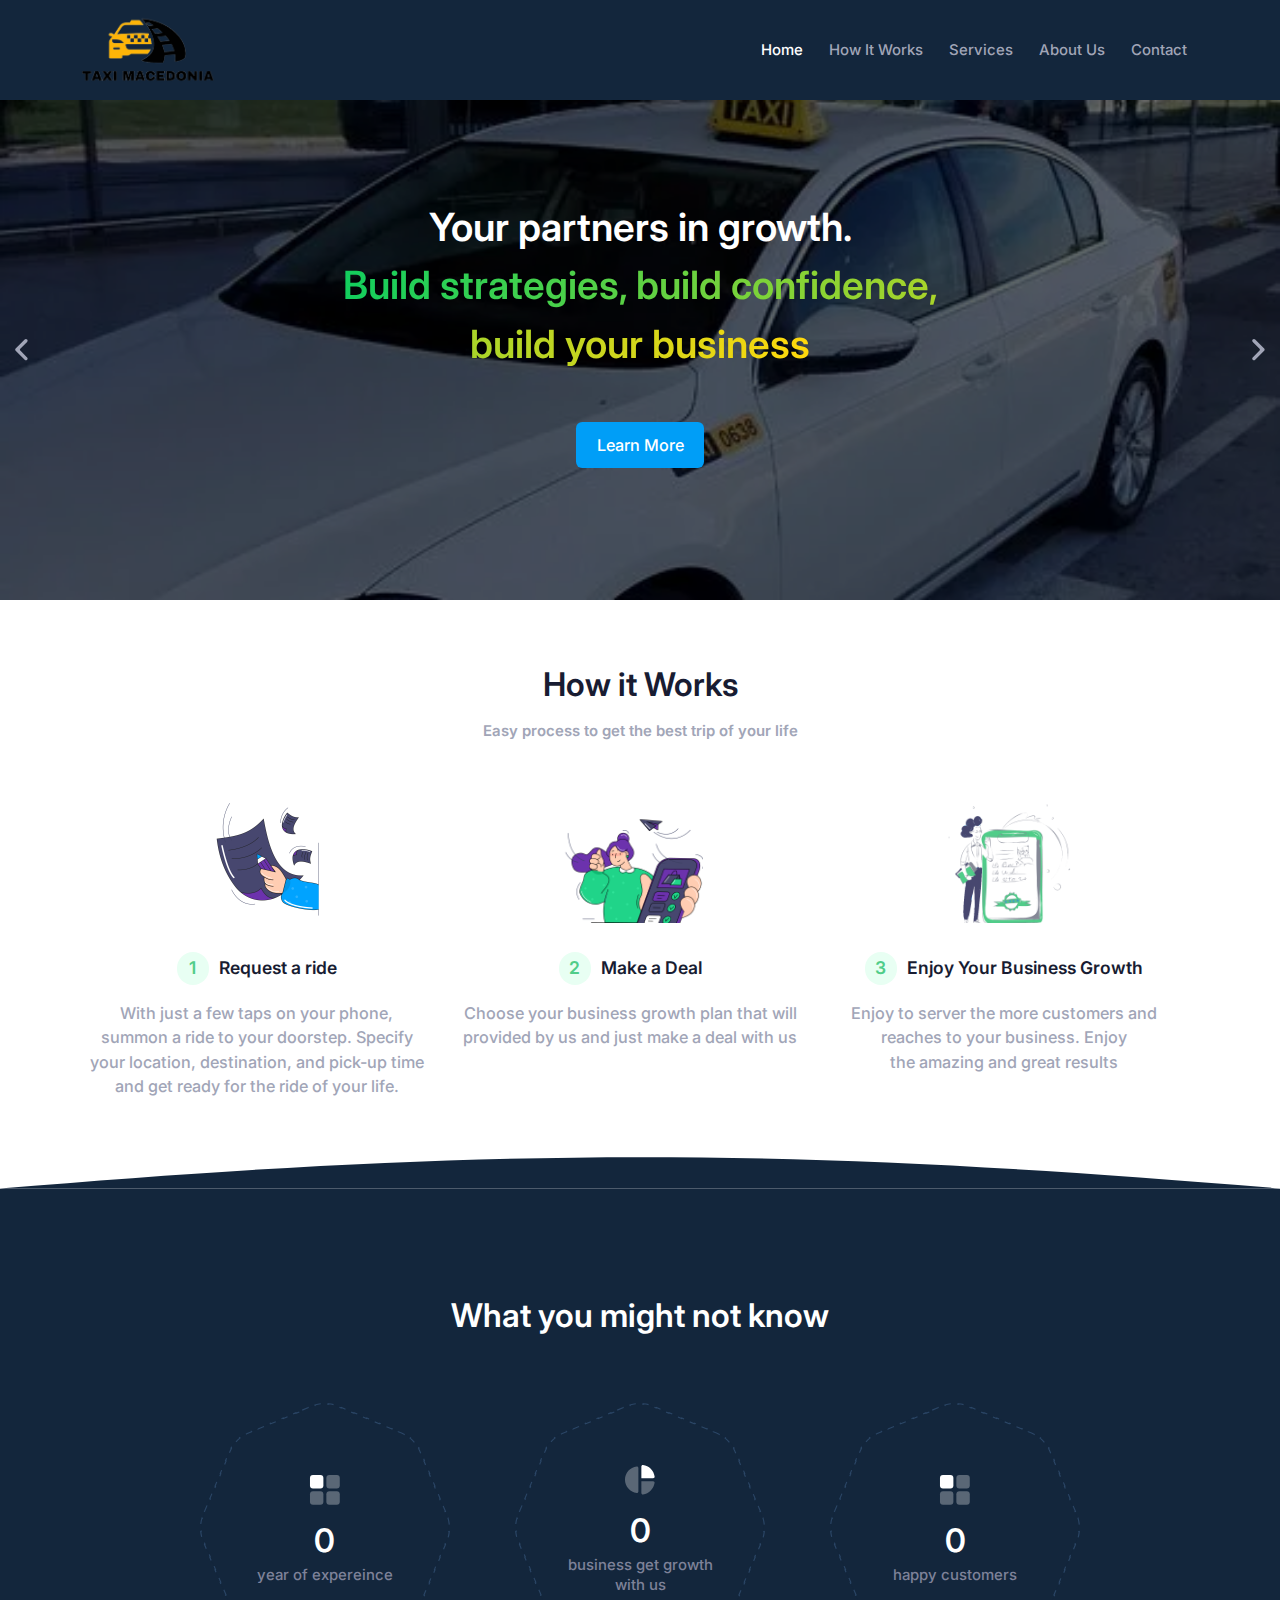
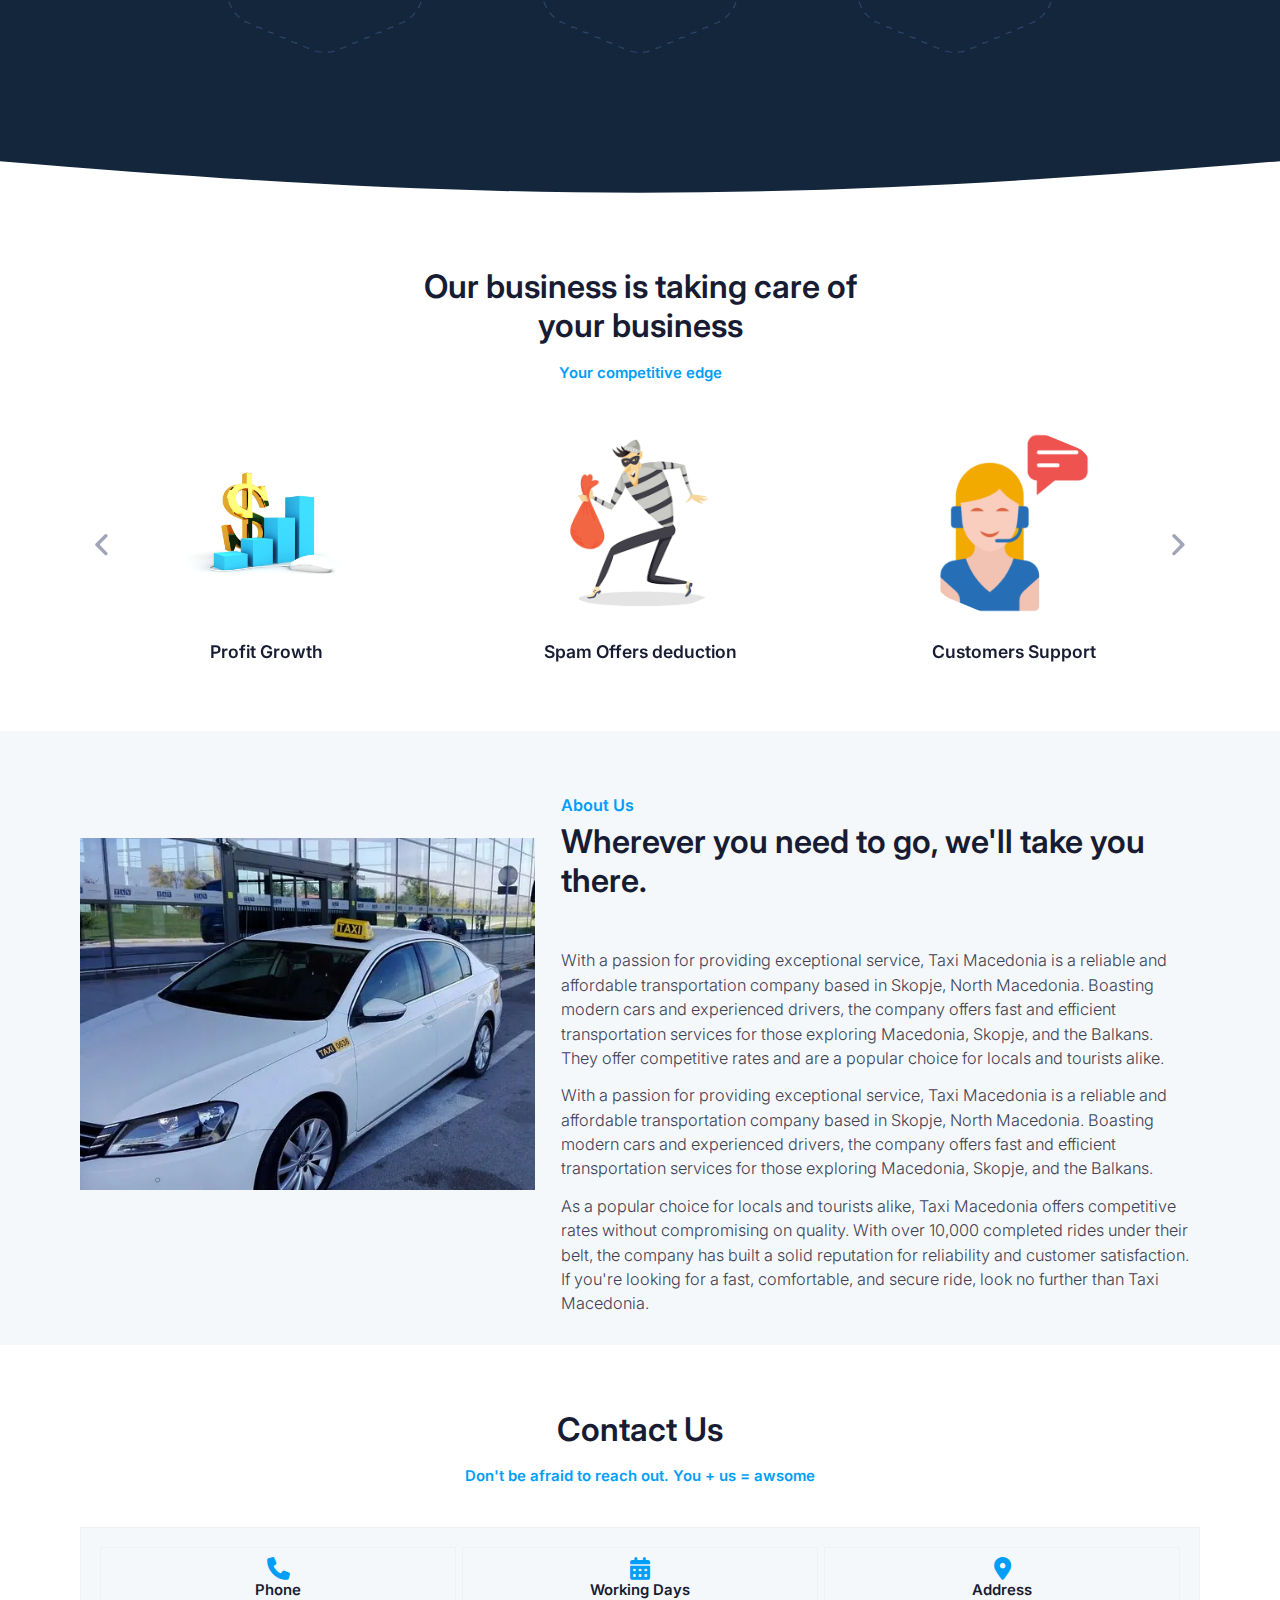
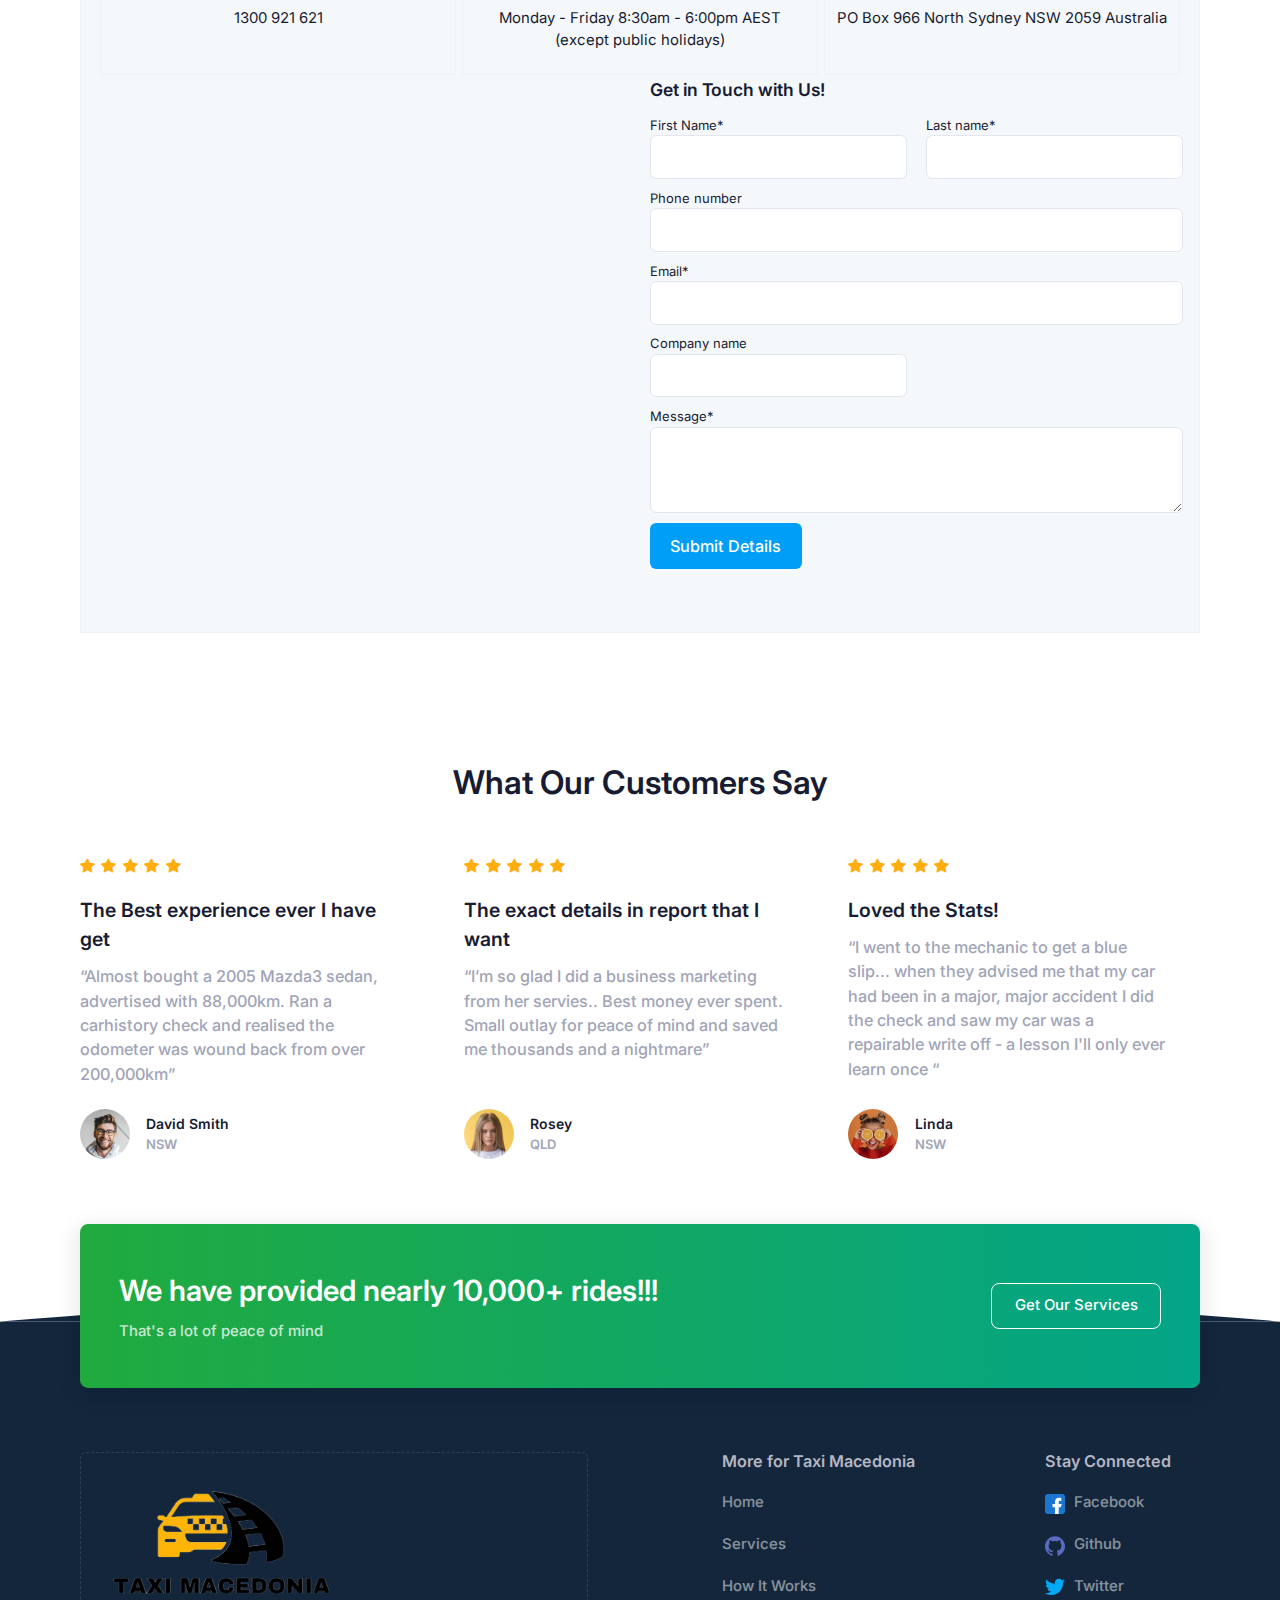
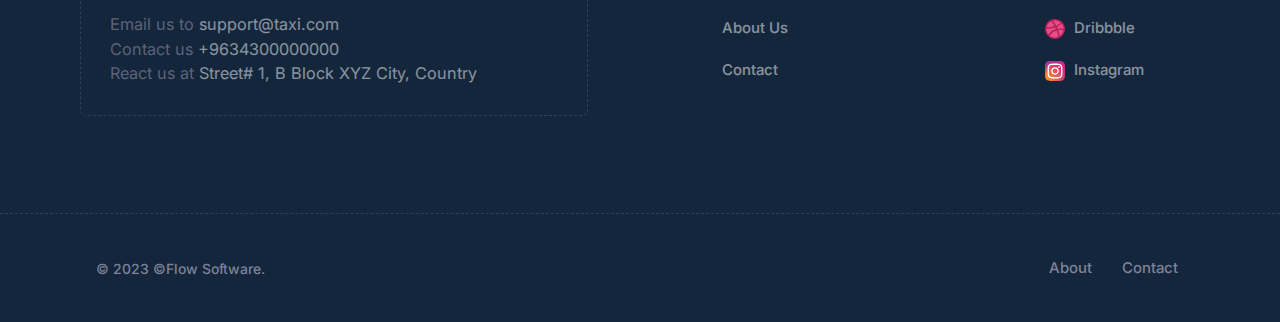
<file: TaxiWebsite/Taxi/Taxi/index.html>
<!DOCTYPE html>

<html lang="en">
<!--begin::Head-->

<head>
    <base href="" />
    <title>Taxi Macedonia | Quantum Business / Consulting </title>
    <meta charset="utf-8" />
    <meta name="description" content="Car History Check and Vehicle Repor" />
    <meta name="keywords"
        content="car, vehicle, history, car report, report, PPSR, PPSR Certificate, Car History, Car Report, Car Data, Inspect Car" />
    <meta name="viewport" content="width=device-width, initial-scale=1" />
    <meta property="og:locale" content="en_US" />
    <meta property="og:type" content="article" />
    <meta property="og:title"
        content="Carrios | Car, vehicle, history, car report, report, PPSR, PPSR Certificate, Car History, Car Report, Car Data, Inspect Car" />
    <meta property="og:site_name" content="Carrios | Car History" />
    <link rel="shortcut icon" href="assets/media/logos/favicon.png" />
    <!--begin::Fonts(mandatory for all pages)-->
    <link rel="stylesheet" href="https://fonts.googleapis.com/css?family=Inter:300,400,500,600,700" />
    <!--end::Fonts-->
    <!--begin::Global Stylesheets Bundle(mandatory for all pages)-->
    <link href="assets/plugins/global/plugins.bundle.css" rel="stylesheet" type="text/css" />
    <link href="assets/css/style.bundle.css" rel="stylesheet" type="text/css" />
    <!--end::Global Stylesheets Bundle-->
</head>
<!--end::Head-->
<!--begin::Body-->

<body id="kt_body" data-bs-spy="scroll" data-bs-target="#kt_landing_menu" class="bg-white position-relative app-blank">
    <!--begin::Root-->
    <div class="d-flex flex-column flex-root" id="kt_app_root">
        <!--begin::Header Section-->
        <div class="mb-0" id="home">
            <!--begin::Wrapper-->
            <div class="bgi-no-repeat bgi-size-contain bgi-position-x-center bgi-position-y-bottom landing-dark-bg"
                style="background-image: url(assets/media/svg/illustrations/landing.svg)">
                <!--begin::Header-->
                <div class="landing-header" data-kt-sticky="true" data-kt-sticky-name="landing-header"
                    data-kt-sticky-offset="{default: '200px', lg: '300px'}">
                    <!--begin::Container-->
                    <div class="container">
                        <!--begin::Wrapper-->
                        <div class="d-flex align-items-center justify-content-between">
                            <!--begin::Logo-->
                            <div class="d-flex align-items-center flex-equal">
                                <!--begin::Mobile menu toggle-->
                                <button class="btn btn-icon btn-active-color-primary me-3 d-flex d-lg-none"
                                    id="kt_landing_menu_toggle">
                                    <!--begin::Svg Icon | path: icons/duotune/abstract/abs015.svg-->
                                    <span class="svg-icon svg-icon-2hx">
                                        <svg width="24" height="24" viewBox="0 0 24 24" fill="none"
                                            xmlns="http://www.w3.org/2000/svg">
                                            <path
                                                d="M21 7H3C2.4 7 2 6.6 2 6V4C2 3.4 2.4 3 3 3H21C21.6 3 22 3.4 22 4V6C22 6.6 21.6 7 21 7Z"
                                                fill="currentColor" />
                                            <path opacity="0.3"
                                                d="M21 14H3C2.4 14 2 13.6 2 13V11C2 10.4 2.4 10 3 10H21C21.6 10 22 10.4 22 11V13C22 13.6 21.6 14 21 14ZM22 20V18C22 17.4 21.6 17 21 17H3C2.4 17 2 17.4 2 18V20C2 20.6 2.4 21 3 21H21C21.6 21 22 20.6 22 20Z"
                                                fill="currentColor" />
                                        </svg>
                                    </span>
                                    <!--end::Svg Icon-->
                                </button>
                                <!--end::Mobile menu toggle-->
                                <!--begin::Logo image-->
                                <a href="index.html">
                                    <img alt="Logo" src="assets/media/logos/logo.png"
                                        class="logo-default h-50px h-lg-75px" />
                                    <img alt="Logo" src="assets/media/logos/logo.png"
                                        class="logo-sticky h-50px h-lg-75px" />
                                </a>
                                <!--end::Logo image-->
                            </div>
                            <!--end::Logo-->
                            <!--begin::Menu wrapper-->
                            <div class="d-lg-block" id="kt_header_nav_wrapper">
                                <div class="d-lg-block p-5 p-lg-0" data-kt-drawer="true"
                                    data-kt-drawer-name="landing-menu"
                                    data-kt-drawer-activate="{default: true, lg: false}" data-kt-drawer-overlay="true"
                                    data-kt-drawer-width="200px" data-kt-drawer-direction="start"
                                    data-kt-drawer-toggle="#kt_landing_menu_toggle" data-kt-swapper="true"
                                    data-kt-swapper-mode="prepend"
                                    data-kt-swapper-parent="{default: '#kt_body', lg: '#kt_header_nav_wrapper'}">
                                    <!--begin::Menu-->
                                    <div class="menu menu-column flex-nowrap menu-rounded menu-lg-row menu-title-gray-500 menu-state-title-primary nav nav-flush fs-5 fw-semibold"
                                        id="kt_landing_menu">
                                        <!--begin::Menu item-->
                                        <div class="menu-item">
                                            <!--begin::Menu link-->
                                            <a class="menu-link nav-link active py-3 px-4 px-xxl-6"
                                                href="index.html">Home</a>
                                            <!--end::Menu link-->
                                        </div>
                                        <!--begin::Menu item-->
                                        <div class="menu-item">
                                            <!--begin::Menu link-->
                                            <a class="menu-link nav-link py-3 px-4 px-xxl-6"
                                                href="index.html#how-it-work">How It Works</a>
                                            <!--end::Menu link-->
                                        </div>

                                        <div class="menu-item">
                                            <!--begin::Menu link-->
                                            <a class="menu-link nav-link  py-3 px-4 px-xxl-6"
                                                href="index.html#services">Services</a>
                                            <!--end::Menu link-->
                                        </div>

                                        <!--begin::Menu item-->
                                        <div class="menu-item">
                                            <!--begin::Menu link-->
                                            <a class="menu-link nav-link  py-3 px-4 px-xxl-6"
                                                href="index.html#about">About Us</a>
                                            <!--end::Menu link-->
                                        </div>

                                        <!--begin::Menu item-->
                                        <div class="menu-item">
                                            <!--begin::Menu link-->
                                            <a class="menu-link nav-link  py-3 px-4 px-xxl-6"
                                                href="index.html#contact">Contact</a>
                                            <!--end::Menu link-->
                                        </div>

                                    </div>
                                    <!--end::Menu-->
                                </div>
                            </div>
                            <!--end::Menu wrapper-->
                            <!--begin::Toolbar-->
                            <!-- <div class="flex-equal text-end ms-1">
									<a href="../../demo1/dist/authentication/layouts/basic/sign-in.html" class="btn btn-success">Sign In</a>
								</div> -->
                            <!--end::Toolbar-->
                        </div>
                        <!--end::Wrapper-->
                    </div>
                    <!--end::Container-->
                </div>
                <!--end::Header-->

                <div class="tns tns-default" style="direction: ltr">
                    <!--begin::Wrapper-->
                    <div data-tns="true" data-tns-loop="true" data-tns-swipe-angle="false" data-tns-speed="2000"
                        data-tns-autoplay="true" data-tns-autoplay-timeout="18000" data-tns-controls="true"
                        data-tns-nav="false" data-tns-items="1" data-tns-center="false" data-tns-dots="false"
                        data-tns-prev-button="#kt_team2_slider_prev" data-tns-next-button="#kt_team2_slider_next"
                        data-tns-responsive="{1200: {items: 1}, 992: {items: 1}}">
                        <!--begin::Item-->
                        <div class="text-center  h-500px bgi-no-repeat bgi-size-cover bgi-position-center" 
                            style="background-image:url('assets/media/taxi1.png')">
                            <!--begin::Photo-->
                            <div class=" mx-auto p-15 h-500px" style="background-color:rgba(0,0,0,0.6)">
                                <h1 class="text-white lh-base fw-bold fs-2x fs-lg-3x my-15">Your partners in growth.
                                    <br />
                                    <span
                                        style="background: linear-gradient(to right, #12CE5D 0%, #FFD80C 100%);-webkit-background-clip: text;-webkit-text-fill-color: transparent;">
                                        <span id="kt_landing_hero_text">Build strategies, build confidence, <br> build your
                                            business</span>
                                    </span>
                                </h1>
                                <a href="index.html" name="" class="btn fs-4 btn-primary">Learn More</a>
                            </div>
                        </div>
                        <!--begin::Item-->
                        <div class="text-center  h-500px bgi-no-repeat bgi-size-cover bgi-position-center" 
                            style="background-image:url('assets/media/taxi1.png')">
                            <!--begin::Photo-->
                            <div class=" mx-auto p-15 h-500px" style="background-color:rgba(0,0,0,0.6)">
                                <h1 class="text-white lh-base fw-bold fs-2x fs-lg-3x my-15">Your partners in growth.
                                    <br />
                                    <span
                                        style="background: linear-gradient(to right, #12CE5D 0%, #FFD80C 100%);-webkit-background-clip: text;-webkit-text-fill-color: transparent;">
                                        <span id="kt_landing_hero_text">Build strategies, build confidence, <br> build your
                                            business</span>
                                    </span>
                                </h1>
                                <a href="index.html" name="" class="btn fs-4 btn-primary">Learn More</a>
                            </div>
                        </div>
                        <!--begin::Item-->
                        <div class="text-center  h-500px bgi-no-repeat bgi-size-cover bgi-position-center" 
                            style="background-image:url('assets/media/taxi1.png')">
                            <!--begin::Photo-->
                            <div class=" mx-auto p-15 h-500px" style="background-color:rgba(0,0,0,0.6)">
                                <h1 class="text-white lh-base fw-bold fs-2x fs-lg-3x my-15">Your partners in growth.
                                    <br />
                                    <span
                                        style="background: linear-gradient(to right, #12CE5D 0%, #FFD80C 100%);-webkit-background-clip: text;-webkit-text-fill-color: transparent;">
                                        <span id="kt_landing_hero_text">Build strategies, build confidence, <br> build your
                                            business</span>
                                    </span>
                                </h1>
                                <a href="index.html" name="" class="btn fs-4 btn-primary">Learn More</a>
                            </div>
                        </div>
                    </div>
                    <!--begin::Button-->
                    <button class="btn btn-icon btn-active-color-primary" id="kt_team2_slider_prev">
                        <!--begin::Svg Icon | path: icons/duotune/arrows/arr074.svg-->
                        <span class="svg-icon svg-icon-3x">
                            <svg width="24" height="24" viewBox="0 0 24 24" fill="none"
                                xmlns="http://www.w3.org/2000/svg">
                                <path
                                    d="M11.2657 11.4343L15.45 7.25C15.8642 6.83579 15.8642 6.16421 15.45 5.75C15.0358 5.33579 14.3642 5.33579 13.95 5.75L8.40712 11.2929C8.01659 11.6834 8.01659 12.3166 8.40712 12.7071L13.95 18.25C14.3642 18.6642 15.0358 18.6642 15.45 18.25C15.8642 17.8358 15.8642 17.1642 15.45 16.75L11.2657 12.5657C10.9533 12.2533 10.9533 11.7467 11.2657 11.4343Z"
                                    fill="currentColor" />
                            </svg>
                        </span>
                        <!--end::Svg Icon-->
                    </button>
                    <!--end::Button-->
                    <button class="btn btn-icon btn-active-color-primary" id="kt_team2_slider_next">
                        <!--begin::Svg Icon | path: icons/duotune/arrows/arr071.svg-->
                        <span class="svg-icon svg-icon-3x">
                            <svg width="24" height="24" viewBox="0 0 24 24" fill="none"
                                xmlns="http://www.w3.org/2000/svg">
                                <path
                                    d="M12.6343 12.5657L8.45001 16.75C8.0358 17.1642 8.0358 17.8358 8.45001 18.25C8.86423 18.6642 9.5358 18.6642 9.95001 18.25L15.4929 12.7071C15.8834 12.3166 15.8834 11.6834 15.4929 11.2929L9.95001 5.75C9.5358 5.33579 8.86423 5.33579 8.45001 5.75C8.0358 6.16421 8.0358 6.83579 8.45001 7.25L12.6343 11.4343C12.9467 11.7467 12.9467 12.2533 12.6343 12.5657Z"
                                    fill="currentColor" />
                            </svg>
                        </span>
                        <!--end::Svg Icon-->
                    </button>
                </div>
             
            </div>
            <div class="landing-curve landing-dark-color mb-10 mb-lg-20">
                <!-- <svg viewBox="15 12 1470 48" fill="none" xmlns="http://www.w3.org/2000/svg">
                    <path
                        d="M0 11C3.93573 11.3356 7.85984 11.6689 11.7725 12H1488.16C1492.1 11.6689 1496.04 11.3356 1500 11V12H1488.16C913.668 60.3476 586.282 60.6117 11.7725 12H0V11Z"
                        fill="currentColor"></path>
                </svg> -->
            </div>
        </div>
        <!--end::Header Section-->
        <div class="mb-n10 mb-lg-n20 z-index-2" id="how-it-work">
            <!--begin::Container-->
            <div class="container">
                <!--begin::Heading-->
                <div class="text-center mb-17">
                    <!--begin::Title-->
                    <h3 class="fs-2hx text-dark mb-5" id="how-it-works" data-kt-scroll-offset="{default: 100, lg: 150}">
                        How it Works</h3>
                    <!--end::Title-->
                    <!--begin::Text-->
                    <div class="fs-5 text-muted fw-bold">Easy process to get the best trip of your life</div>
                    <!--end::Text-->
                </div>
                <!--end::Heading-->
                <!--begin::Row-->
                <div class="row w-100 gy-10 mb-md-20">
                    <!--begin::Col-->
                    <div class="col-md-4 px-5">
                        <!--begin::Story-->
                        <div class="text-center mb-10 mb-md-0">
                            <!--begin::Illustration-->
                            <img src="assets/media/illustrations/step1.png" class="mh-125px mb-9" alt="" />
                            <!--end::Illustration-->
                            <!--begin::Heading-->
                            <div class="d-flex flex-center mb-5">
                                <!--begin::Badge-->
                                <span class="badge badge-circle badge-light-success fw-bold p-5 me-3 fs-3">1</span>
                                <!--end::Badge-->
                                <!--begin::Title-->
                                <div class="fs-5 fs-lg-3 fw-bold text-dark">Request a ride</div>
                                <!--end::Title-->
                            </div>
                            <!--end::Heading-->
                            <!--begin::Description-->
                            <div class="fw-semibold fs-6 fs-lg-4 text-muted">With just a few taps on your phone, summon a ride to
                                 your doorstep. Specify your location, destination, and pick-up time and get ready
                                  for the ride of your life. </div>
                            <!--end::Description-->
                        </div>
                        <!--end::Story-->
                    </div>
                    <!--end::Col-->
                    <!--begin::Col-->
                    <div class="col-md-4 px-5">
                        <!--begin::Story-->
                        <div class="text-center mb-10 mb-md-0">
                            <!--begin::Illustration-->
                            <img src="assets/media/illustrations/step2.png" class="mh-125px mb-9" alt="" />
                            <!--end::Illustration-->
                            <!--begin::Heading-->
                            <div class="d-flex flex-center mb-5">
                                <!--begin::Badge-->
                                <span class="badge badge-circle badge-light-success fw-bold p-5 me-3 fs-3">2</span>
                                <!--end::Badge-->
                                <!--begin::Title-->
                                <div class="fs-5 fs-lg-3 fw-bold text-dark">Make a Deal </div>
                                <!--end::Title-->
                            </div>
                            <!--end::Heading-->
                            <!--begin::Description-->
                            <div class="fw-semibold fs-6 fs-lg-4 text-muted">Choose your business growth plan that will
                                provided by us and just make a deal with us
                            </div>
                            <!--end::Description-->
                        </div>
                        <!--end::Story-->
                    </div>
                    <!--end::Col-->
                    <!--begin::Col-->
                    <div class="col-md-4 px-5">
                        <!--begin::Story-->
                        <div class="text-center mb-10 mb-md-0">
                            <!--begin::Illustration-->
                            <img src="assets/media/illustrations/step3.png" class="mh-125px mb-9" alt="" />
                            <!--end::Illustration-->
                            <!--begin::Heading-->
                            <div class="d-flex flex-center mb-5">
                                <!--begin::Badge-->
                                <span class="badge badge-circle badge-light-success fw-bold p-5 me-3 fs-3">3</span>
                                <!--end::Badge-->
                                <!--begin::Title-->
                                <div class="fs-5 fs-lg-3 fw-bold text-dark">Enjoy Your Business Growth</div>
                                <!--end::Title-->
                            </div>
                            <!--end::Heading-->
                            <!--begin::Description-->
                            <div class="fw-semibold fs-6 fs-lg-4 text-muted">Enjoy to server the more customers and
                                reaches to your business. Enjoy <br /> the amazing and great results</div>
                            <!--end::Description-->
                        </div>
                        <!--end::Story-->
                    </div>
                    <!--end::Col-->
                </div>
                <!--end::Row-->

            </div>
            <!--end::Container-->
        </div>
        <div class="mt-15">
            <!--begin::Curve top-->
            <div class="landing-curve landing-dark-color">
                <svg viewBox="15 -1 1470 48" fill="none" xmlns="http://www.w3.org/2000/svg">
                    <path
                        d="M1 48C4.93573 47.6644 8.85984 47.3311 12.7725 47H1489.16C1493.1 47.3311 1497.04 47.6644 1501 48V47H1489.16C914.668 -1.34764 587.282 -1.61174 12.7725 47H1V48Z"
                        fill="currentColor"></path>
                </svg>
            </div>
            <!--end::Curve top-->
            <div class="pb-15 pt-18 landing-dark-bg">
                <!--begin::Container-->
                <div class="container">
                    <!--begin::Heading-->
                    <div class="text-center mt-15 mb-18" id="achievements"
                        data-kt-scroll-offset="{default: 100, lg: 150}">
                        <!--begin::Title-->
                        <h3 class="fs-2hx text-white fw-bold mb-5">What you might not know</h3>
                    </div>
                    <!--end::Heading-->
                    <!--begin::Statistics-->
                    <div class="d-flex flex-center">
                        <!--begin::Items-->
                        <div class="d-flex flex-wrap flex-center justify-content-lg-between mb-15 mx-auto w-xl-900px">
                            <!--begin::Item-->
                            <div class="d-flex flex-column flex-center h-200px w-200px h-lg-250px w-lg-250px m-3 bgi-no-repeat bgi-position-center bgi-size-contain"
                                style="background-image: url('assets/media/svg/misc/octagon.svg')">
                                <!--begin::Symbol-->
                                <!--begin::Svg Icon | path: icons/duotune/general/gen025.svg-->
                                <span class="svg-icon svg-icon-2tx svg-icon-white mb-3">
                                    <svg width="24" height="24" viewBox="0 0 24 24" fill="none"
                                        xmlns="http://www.w3.org/2000/svg">
                                        <rect x="2" y="2" width="9" height="9" rx="2" fill="currentColor" />
                                        <rect opacity="0.3" x="13" y="2" width="9" height="9" rx="2"
                                            fill="currentColor" />
                                        <rect opacity="0.3" x="13" y="13" width="9" height="9" rx="2"
                                            fill="currentColor" />
                                        <rect opacity="0.3" x="2" y="13" width="9" height="9" rx="2"
                                            fill="currentColor" />
                                    </svg>
                                </span>
                                <!--begin::Info-->
                                <div class="mb-0 text-center">
                                    <!--begin::Value-->
                                    <div class="fs-lg-2hx fs-2x fw-bold text-white d-flex flex-center">
                                        <div class="min-w-70px" data-kt-countup="true" data-kt-countup-value="16">0
                                        </div>
                                    </div>
                                    <!--end::Value-->
                                    <!--begin::Label-->
                                    <span class="text-gray-600 fw-semibold fs-5 lh-0 ">year of expereince</span>
                                    <!--end::Label-->
                                </div>
                                <!--end::Info-->
                            </div>
                            <!--end::Item-->
                            <!--begin::Item-->
                            <div class="d-flex flex-column flex-center h-200px w-200px h-lg-250px w-lg-250px m-3 bgi-no-repeat bgi-position-center bgi-size-contain"
                                style="background-image: url('assets/media/svg/misc/octagon.svg')">
                                <!--begin::Symbol-->
                                <!--begin::Svg Icon | path: icons/duotune/graphs/gra008.svg-->
                                <span class="svg-icon svg-icon-2tx svg-icon-white mb-3">
                                    <svg width="24" height="24" viewBox="0 0 24 24" fill="none"
                                        xmlns="http://www.w3.org/2000/svg">
                                        <path
                                            d="M13 10.9128V3.01281C13 2.41281 13.5 1.91281 14.1 2.01281C16.1 2.21281 17.9 3.11284 19.3 4.61284C20.7 6.01284 21.6 7.91285 21.9 9.81285C22 10.4129 21.5 10.9128 20.9 10.9128H13Z"
                                            fill="currentColor" />
                                        <path opacity="0.3"
                                            d="M13 12.9128V20.8129C13 21.4129 13.5 21.9129 14.1 21.8129C16.1 21.6129 17.9 20.7128 19.3 19.2128C20.7 17.8128 21.6 15.9128 21.9 14.0128C22 13.4128 21.5 12.9128 20.9 12.9128H13Z"
                                            fill="currentColor" />
                                        <path opacity="0.3"
                                            d="M11 19.8129C11 20.4129 10.5 20.9129 9.89999 20.8129C5.49999 20.2129 2 16.5128 2 11.9128C2 7.31283 5.39999 3.51281 9.89999 3.01281C10.5 2.91281 11 3.41281 11 4.01281V19.8129Z"
                                            fill="currentColor" />
                                    </svg>
                                </span>
                                <!--end::Svg Icon-->
                                <!--end::Symbol-->
                                <!--begin::Info-->
                                <div class="mb-0 text-center">
                                    <!--begin::Value-->
                                    <div class="fs-lg-2hx fs-2x fw-bold text-white d-flex flex-center">
                                        <div class="min-w-70px" data-kt-countup="true" data-kt-countup-value="78"
                                            data-kt-countup-suffix="+">0</div>
                                    </div>
                                    <!--end::Value-->
                                    <!--begin::Label-->
                                    <span class="text-gray-600 fw-semibold fs-5 lh-0">business get growth <br> with
                                        us</span>
                                    <!--end::Label-->
                                </div>
                                <!--end::Info-->
                            </div>
                            <!--end::Item-->
                            <!--begin::Item-->
                            <div class="d-flex flex-column flex-center h-200px w-200px h-lg-250px w-lg-250px m-3 bgi-no-repeat bgi-position-center bgi-size-contain"
                                style="background-image: url('assets/media/svg/misc/octagon.svg')">
                                <!--begin::Symbol-->
                                <span class="svg-icon svg-icon-2tx svg-icon-white mb-3">
                                    <svg width="24" height="24" viewBox="0 0 24 24" fill="none"
                                        xmlns="http://www.w3.org/2000/svg">
                                        <rect x="2" y="2" width="9" height="9" rx="2" fill="currentColor" />
                                        <rect opacity="0.3" x="13" y="2" width="9" height="9" rx="2"
                                            fill="currentColor" />
                                        <rect opacity="0.3" x="13" y="13" width="9" height="9" rx="2"
                                            fill="currentColor" />
                                        <rect opacity="0.3" x="2" y="13" width="9" height="9" rx="2"
                                            fill="currentColor" />
                                    </svg>
                                </span>
                                <!--end::Symbol-->
                                <!--begin::Info-->
                                <div class="mb-0 text-center">
                                    <!--begin::Value-->
                                    <div class="fs-lg-2hx fs-2x fw-bold text-white d-flex flex-center">
                                        <div class="min-w-70px" data-kt-countup="true" data-kt-countup-value="64"
                                            data-kt-countup-suffix="+">0</div>
                                    </div>
                                    <!--end::Value-->
                                    <!--begin::Label-->
                                    <span class="text-gray-600 fw-semibold fs-5 lh-0">happy customers</span>
                                    <!--end::Label-->
                                </div>
                                <!--end::Info-->
                            </div>
                            <!--end::Item-->
                        </div>
                        <!--end::Items-->
                    </div>
                    <!--end::Statistics-->

                </div>
                <!--end::Container-->
            </div>
            <!--begin::Curve bottom-->
            <div class="landing-curve landing-dark-color">
                <svg viewBox="15 12 1470 48" fill="none" xmlns="http://www.w3.org/2000/svg">
                    <path
                        d="M0 11C3.93573 11.3356 7.85984 11.6689 11.7725 12H1488.16C1492.1 11.6689 1496.04 11.3356 1500 11V12H1488.16C913.668 60.3476 586.282 60.6117 11.7725 12H0V11Z"
                        fill="currentColor"></path>
                </svg>
            </div>
            <!--end::Curve bottom-->
        </div>
        <div class="py-10 py-lg-20">
            <!--begin::Container-->
            <div class="container">
                <!--begin::Heading-->
                <div class="text-center mb-12">
                    <!--begin::Title-->
                    <h3 class="fs-2hx text-dark mb-5" id="services" data-kt-scroll-offset="{default: 100, lg: 150}">Our
                        business is taking care of <br> your business</h3>
                    <!--end::Title-->
                    <!--begin::Sub-title-->
                    <div class="fs-5 text-primary fw-bold">Your competitive edge</div>
                    <!--end::Sub-title=-->
                </div>
                <!--end::Heading-->
                <!--begin::Slider-->
                <div class="tns tns-default" style="direction: ltr">
                    <!--begin::Wrapper-->
                    <div data-tns="true" data-tns-loop="true" data-tns-swipe-angle="false" data-tns-speed="2000"
                        data-tns-autoplay="true" data-tns-autoplay-timeout="18000" data-tns-controls="true"
                        data-tns-nav="false" data-tns-items="1" data-tns-center="false" data-tns-dots="false"
                        data-tns-prev-button="#kt_team_slider_prev" data-tns-next-button="#kt_team_slider_next"
                        data-tns-responsive="{1200: {items: 3}, 992: {items: 2}}">
                        <!--begin::Item-->
                        <div class="text-center">
                            <!--begin::Photo-->
                            <div class="octagon mx-auto mb-5 d-flex w-200px h-200px bgi-no-repeat bgi-size-contain bgi-position-center"
                                style="background-image:url('assets/media/avatars/finance.jpg')"></div>
                            <!--end::Photo-->
                            <!--begin::Person-->
                            <div class="mb-0">
                                <!--begin::Name-->
                                <a href="#" class="text-dark fw-bold text-hover-primary fs-3">Profit Growth</a>
                              
                            </div>
                            <!--end::Person-->
                        </div>
                        <!--end::Item-->
                        <!--begin::Item-->
                        <div class="text-center">
                            <!--begin::Photo-->
                            <div class="octagon mx-auto mb-5 d-flex w-200px h-200px bgi-no-repeat bgi-size-contain bgi-position-center"
                                style="background-image:url('assets/media/avatars/stolen.png')"></div>
                            <div class="mb-0">
                                <!--begin::Name-->
                                <a href="#" class="text-dark fw-bold text-hover-primary fs-3">Spam Offers deduction</a>
                            
                            </div>
                            <!--end::Person-->
                        </div>
                        <div class="text-center">
                            <!--begin::Photo-->
                            <div class="octagon mx-auto mb-5 d-flex w-200px h-200px bgi-no-repeat bgi-size-contain bgi-position-center"
                                style="background-image:url('assets/media/avatars/customer-support.png')"></div>
                            <!--begin::Person-->
                            <div class="mb-0">
                                <!--begin::Name-->
                                <a href="#" class="text-dark fw-bold text-hover-primary fs-3">Customers Support</a>
                            </div>
                            <!--end::Person-->
                        </div>
                        <!--end::Item-->
                        <!--begin::Item-->
                        <div class="text-center">
                            <!--begin::Photo-->
                            <div class="octagon mx-auto mb-5 d-flex w-200px h-200px bgi-no-repeat bgi-size-contain bgi-position-center"
                                style="background-image:url('assets/media/avatars/customer-growth.jpg')"></div>
                            <!--end::Photo-->
                            <div class="mb-0">
                                <!--begin::Name-->
                                <a href="#" class="text-dark fw-bold text-hover-primary fs-3">Customers Growth</a>
                            </div>
                            <!--end::Person-->
                        </div>
                        <!--end::Item-->
                    </div>
                    <!--begin::Button-->
                    <button class="btn btn-icon btn-active-color-primary" id="kt_team_slider_prev">
                        <!--begin::Svg Icon | path: icons/duotune/arrows/arr074.svg-->
                        <span class="svg-icon svg-icon-3x">
                            <svg width="24" height="24" viewBox="0 0 24 24" fill="none"
                                xmlns="http://www.w3.org/2000/svg">
                                <path
                                    d="M11.2657 11.4343L15.45 7.25C15.8642 6.83579 15.8642 6.16421 15.45 5.75C15.0358 5.33579 14.3642 5.33579 13.95 5.75L8.40712 11.2929C8.01659 11.6834 8.01659 12.3166 8.40712 12.7071L13.95 18.25C14.3642 18.6642 15.0358 18.6642 15.45 18.25C15.8642 17.8358 15.8642 17.1642 15.45 16.75L11.2657 12.5657C10.9533 12.2533 10.9533 11.7467 11.2657 11.4343Z"
                                    fill="currentColor" />
                            </svg>
                        </span>
                        <!--end::Svg Icon-->
                    </button>
                    <!--end::Button-->
                    <button class="btn btn-icon btn-active-color-primary" id="kt_team_slider_next">
                        <!--begin::Svg Icon | path: icons/duotune/arrows/arr071.svg-->
                        <span class="svg-icon svg-icon-3x">
                            <svg width="24" height="24" viewBox="0 0 24 24" fill="none"
                                xmlns="http://www.w3.org/2000/svg">
                                <path
                                    d="M12.6343 12.5657L8.45001 16.75C8.0358 17.1642 8.0358 17.8358 8.45001 18.25C8.86423 18.6642 9.5358 18.6642 9.95001 18.25L15.4929 12.7071C15.8834 12.3166 15.8834 11.6834 15.4929 11.2929L9.95001 5.75C9.5358 5.33579 8.86423 5.33579 8.45001 5.75C8.0358 6.16421 8.0358 6.83579 8.45001 7.25L12.6343 11.4343C12.9467 11.7467 12.9467 12.2533 12.6343 12.5657Z"
                                    fill="currentColor" />
                            </svg>
                        </span>
                        <!--end::Svg Icon-->
                    </button>
                    <!--end::Button-->
                </div>
                <!--end::Slider-->
            </div>
            <!--end::Container-->
        </div>
        <div class="bg-gray-100" id="about">
            <!--begin::Container-->
            <div class="container">
                <div class="row">
                    <div class="col-md-5">
                        <img src="assets/media/taxi1.png" class="w-100 mt-15 pt-18" alt="" srcset="">
                    </div>
                    <div class="col-md-7 p-5">
                        <h4 class="text-primary mt-15">About Us</h4>
                        <h3 class="fs-2hx text-dark mb-5" id="clients" data-kt-scroll-offset="{default: 125, lg: 150}">
                            Wherever you need to go, we'll take you there. <br></h3>
                        <div class="row mt-15">
                            <p class="text-gray-800 lead">With a passion for providing exceptional service, Taxi Macedonia is a reliable and affordable transportation company based in Skopje, 
                                North Macedonia. Boasting modern cars and experienced drivers, the company offers fast and efficient 
                                transportation services for those exploring Macedonia, Skopje, and the Balkans.
                                 They offer competitive rates and are a popular choice for locals and tourists alike.</p>
                            <p class="text-gray-800 lead">With a passion for providing exceptional service, Taxi Macedonia is a reliable and affordable transportation company based in Skopje, 
                                North Macedonia. Boasting modern cars and experienced drivers, the company offers fast and efficient
                                 transportation services for those exploring Macedonia, Skopje, and the Balkans.</p>
                            <p class="text-gray-800 lead">
                                As a popular choice for locals and tourists alike, Taxi Macedonia offers competitive rates without compromising on quality. 
                                With over 10,000 completed rides under their belt, the company has built a solid reputation for reliability and customer 
                                satisfaction. If you're looking for a fast, comfortable, and secure ride, look no further than Taxi Macedonia.</p>
                        </div>
                    </div>
                </div>
            </div>
            <!--end::Container-->
        </div>

        <div class="py-10 py-lg-20" id="contact">
            <!--begin::Container-->
            <div class="container">
                <!--begin::Heading-->
                <div class="text-center mb-12">
                    <!--begin::Title-->
                    <h3 class="fs-2hx text-dark mb-5" id="services" data-kt-scroll-offset="{default: 100, lg: 150}">
                        Contact Us</h3>
                    <!--end::Title-->
                    <!--begin::Sub-title-->
                    <div class="fs-5 text-primary fw-bold">Don't be afraid to reach out. You + us = awsome</div>
                    <!--end::Sub-title=-->
                </div>
                <!--end::Heading-->
                <form action="" class="p-5 border bg-gray-100" method="post">
                    <div class=" mb-10 ">
                        <div class="d-flex">
                            <div class="col text-center border m-1 p-3">
                                <i class="fas fa-phone fs-1 text-primary"></i>
                                <h5>Phone</h5>
                                <p class="fs-5">1300 921 621</p>
                            </div>
                            <div class="col text-center border m-1 p-3">
                                <i class="fas fa-calendar-alt   fs-1 text-primary"></i>
                                <h5>Working Days</h5>
                                <p class="fs-5">Monday - Friday 8:30am - 6:00pm AEST (except public holidays)</p>
                            </div>
                            <div class="col text-center border m-1 p-3">
                                <i class="fas fa-map-marker-alt fs-1 text-primary"></i>
                                <h5>Address</h5>
                                <p class="fs-5">PO Box 966
                                    North Sydney NSW 2059
                                    Australia</p>
                            </div>

                        </div>
                        <form action="" class="p-5 border bg-gray-100" method="post">
                            <div class="row">
                                <div class="col-md-6 p-5 mt-5">
                                    <iframe
                                        src="https://www.google.com/maps/embed?pb=!1m18!1m12!1m3!1d3079020.909570976!2d19.59507100670803!3d41.09398502214394!2m3!1f0!2f0!3f0!3m2!1i1024!2i768!4f13.1!3m3!1m2!1s0x1354159f70bc4809%3A0xe0f25ad6c81fc5b1!2sNorth%20Macedonia!5e0!3m2!1sen!2s!4v1678564832378!5m2!1sen!2s"
                                        width="100%" height="450" style="border:0;" allowfullscreen="" loading="lazy"
                                        referrerpolicy="no-referrer-when-downgrade"></iframe>
                                </div>
                                <div class="col-md-6">
                                    <h3>Get in Touch with Us!</h3>
                                    <div class="row mt-5">
                                        <div class="col-md-6 mb-3">
                                            <label for="">First Name*</label>
                                            <input type="text" name="first_name" required class="form-control" id="">
                                        </div>
                                        <div class="col-md-6 mb-3">
                                            <label for="">Last name*</label>
                                            <input type="text" name="last_name" required class="form-control" id="">
                                        </div>
                                        <div class="col-md-12 mb-3">
                                            <label for="">Phone number</label>
                                            <input type="number" name="last_name" class="form-control" id="">
                                        </div>
                                        <div class="col-md-12 mb-3">
                                            <label for="">Email*</label>
                                            <input type="email" name="email" required class="form-control" id="">
                                        </div>
                                        <div class="col-md-6 mb-3">
                                            <label for="">Company name</label>
                                            <input type="number" name="company_name" class="form-control" id="">
                                        </div>
                                        <div class="col-md-12 mb-3">
                                            <label for="">Message*</label>
                                            <textarea name="" required class="form-control" id="" cols="30"
                                                rows="3"></textarea>
                                        </div>
                                        <div class="col-md-12 mb-3">
                                            <button type="submit" name="" class="btn fs-4  btn-primary">Submit
                                                Details</button>
                                        </div>
                                    </div>
                                </div>
                            </div>

                        </form>
                    </div>

            </div>
            <!--end::Container-->
        </div>

        <div class="mt-20 mb-n20 position-relative z-index-2">
            <!--begin::Container-->
            <div class="container">
                <!--begin::Heading-->
                <div class="text-center mb-17">
                    <!--begin::Title-->
                    <h3 class="fs-2hx text-dark mb-5" id="clients" data-kt-scroll-offset="{default: 125, lg: 150}">What
                        Our Customers Say</h3>
                    <!--end::Title-->
                </div>
                <!--end::Heading-->
                <!--begin::Row-->
                <div class="row g-lg-10 mb-10 mb-lg-20">
                    <!--begin::Col-->
                    <div class="col-lg-4">
                        <!--begin::Testimonial-->
                        <div
                            class="d-flex flex-column justify-content-between h-lg-100 px-10 px-lg-0 pe-lg-10 mb-15 mb-lg-0">
                            <!--begin::Wrapper-->
                            <div class="mb-7">
                                <!--begin::Rating-->
                                <div class="rating mb-6">
                                    <div class="rating-label me-2 checked">
                                        <i class="bi bi-star-fill fs-5"></i>
                                    </div>
                                    <div class="rating-label me-2 checked">
                                        <i class="bi bi-star-fill fs-5"></i>
                                    </div>
                                    <div class="rating-label me-2 checked">
                                        <i class="bi bi-star-fill fs-5"></i>
                                    </div>
                                    <div class="rating-label me-2 checked">
                                        <i class="bi bi-star-fill fs-5"></i>
                                    </div>
                                    <div class="rating-label me-2 checked">
                                        <i class="bi bi-star-fill fs-5"></i>
                                    </div>
                                </div>
                                <!--end::Rating-->
                                <!--begin::Title-->
                                <div class="fs-2 fw-bold text-dark mb-3">The Best experience ever I have get</div>
                                <!--end::Title-->
                                <!--begin::Feedback-->
                                <div class="text-gray-500 fw-semibold fs-4">“Almost bought a 2005 Mazda3 sedan,
                                    advertised with 88,000km. Ran a carhistory check and realised the odometer was wound
                                    back from over 200,000km”</div>
                                <!--end::Feedback-->
                            </div>
                            <!--end::Wrapper-->
                            <!--begin::Author-->
                            <div class="d-flex align-items-center">
                                <!--begin::Avatar-->
                                <div class="symbol symbol-circle symbol-50px me-5">
                                    <img src="assets/media/avatars/300-1.jpg" class="" alt="" />
                                </div>
                                <!--end::Avatar-->
                                <!--begin::Name-->
                                <div class="flex-grow-1">
                                    <a href="#" class="text-dark fw-bold text-hover-primary fs-6">David Smith</a>
                                    <span class="text-muted d-block fw-bold">NSW</span>
                                </div>
                                <!--end::Name-->
                            </div>
                            <!--end::Author-->
                        </div>
                        <!--end::Testimonial-->
                    </div>
                    <!--end::Col-->
                    <!--begin::Col-->
                    <div class="col-lg-4">
                        <!--begin::Testimonial-->
                        <div
                            class="d-flex flex-column justify-content-between h-lg-100 px-10 px-lg-0 pe-lg-10 mb-15 mb-lg-0">
                            <!--begin::Wrapper-->
                            <div class="mb-7">
                                <!--begin::Rating-->
                                <div class="rating mb-6">
                                    <div class="rating-label me-2 checked">
                                        <i class="bi bi-star-fill fs-5"></i>
                                    </div>
                                    <div class="rating-label me-2 checked">
                                        <i class="bi bi-star-fill fs-5"></i>
                                    </div>
                                    <div class="rating-label me-2 checked">
                                        <i class="bi bi-star-fill fs-5"></i>
                                    </div>
                                    <div class="rating-label me-2 checked">
                                        <i class="bi bi-star-fill fs-5"></i>
                                    </div>
                                    <div class="rating-label me-2 checked">
                                        <i class="bi bi-star-fill fs-5"></i>
                                    </div>
                                </div>
                                <!--end::Rating-->
                                <!--begin::Title-->
                                <div class="fs-2 fw-bold text-dark mb-3">The exact details in report that I want</div>
                                <!--end::Title-->
                                <!--begin::Feedback-->
                                <div class="text-gray-500 fw-semibold fs-4">“I’m so glad I did a business marketing from
                                    her servies.. Best money ever spent. Small outlay for peace of mind and saved me
                                    thousands and a nightmare”</div>
                                <!--end::Feedback-->
                            </div>
                            <!--end::Wrapper-->
                            <!--begin::Author-->
                            <div class="d-flex align-items-center">
                                <!--begin::Avatar-->
                                <div class="symbol symbol-circle symbol-50px me-5">
                                    <img src="assets/media/avatars/300-2.jpg" class="" alt="" />
                                </div>
                                <!--end::Avatar-->
                                <!--begin::Name-->
                                <div class="flex-grow-1">
                                    <a href="#" class="text-dark fw-bold text-hover-primary fs-6">Rosey</a>
                                    <span class="text-muted d-block fw-bold">QLD</span>
                                </div>
                                <!--end::Name-->
                            </div>
                            <!--end::Author-->
                        </div>
                        <!--end::Testimonial-->
                    </div>
                    <!--end::Col-->
                    <!--begin::Col-->
                    <div class="col-lg-4">
                        <!--begin::Testimonial-->
                        <div
                            class="d-flex flex-column justify-content-between h-lg-100 px-10 px-lg-0 pe-lg-10 mb-15 mb-lg-0">
                            <!--begin::Wrapper-->
                            <div class="mb-7">
                                <!--begin::Rating-->
                                <div class="rating mb-6">
                                    <div class="rating-label me-2 checked">
                                        <i class="bi bi-star-fill fs-5"></i>
                                    </div>
                                    <div class="rating-label me-2 checked">
                                        <i class="bi bi-star-fill fs-5"></i>
                                    </div>
                                    <div class="rating-label me-2 checked">
                                        <i class="bi bi-star-fill fs-5"></i>
                                    </div>
                                    <div class="rating-label me-2 checked">
                                        <i class="bi bi-star-fill fs-5"></i>
                                    </div>
                                    <div class="rating-label me-2 checked">
                                        <i class="bi bi-star-fill fs-5"></i>
                                    </div>
                                </div>
                                <!--end::Rating-->
                                <!--begin::Title-->
                                <div class="fs-2 fw-bold text-dark mb-3">Loved the Stats!</div>
                                <!--end::Title-->
                                <!--begin::Feedback-->
                                <div class="text-gray-500 fw-semibold fs-4">“I went to the mechanic to get a blue
                                    slip... when they advised me that my car had been in a major, major accident I did
                                    the check and saw my car was a repairable write off - a lesson I'll only ever learn
                                    once “</div>
                                <!--end::Feedback-->
                            </div>
                            <!--end::Wrapper-->
                            <!--begin::Author-->
                            <div class="d-flex align-items-center">
                                <!--begin::Avatar-->
                                <div class="symbol symbol-circle symbol-50px me-5">
                                    <img src="assets/media/avatars/300-16.jpg" class="" alt="" />
                                </div>
                                <!--end::Avatar-->
                                <!--begin::Name-->
                                <div class="flex-grow-1">
                                    <a href="#" class="text-dark fw-bold text-hover-primary fs-6">Linda</a>
                                    <span class="text-muted d-block fw-bold">NSW </span>
                                </div>
                                <!--end::Name-->
                            </div>
                            <!--end::Author-->
                        </div>
                        <!--end::Testimonial-->
                    </div>
                    <!--end::Col-->
                </div>

                <!--begin::Highlight-->
                <div class="d-flex flex-stack flex-wrap flex-md-nowrap card-rounded shadow p-8 p-lg-12 mb-n5 mb-lg-n13"
                    style="background: linear-gradient(90deg, #20AA3E 0%, #03A588 100%);">
                    <!--begin::Content-->
                    <div class="my-2 me-5">
                        <!--begin::Title-->
                        <div class="fs-1 fs-lg-2qx fw-bold text-white mb-2">We have provided nearly 10,000+ rides!!!
                        </div>
                        <!--end::Title-->
                        <!--begin::Description-->
                        <div class="fs-6 fs-lg-5 text-white fw-semibold opacity-75">That's a lot of peace of mind</div>
                        <!--end::Description-->
                    </div>
                    <!--end::Content-->
                    <!--begin::Link-->
                    <a href="index.html#services"
                        class="btn btn-lg btn-outline border-2 btn-outline-white flex-shrink-0 my-2">Get Our
                        Services</a>
                    <!--end::Link-->
                </div>
                <!--end::Highlight-->
            </div>
            <!--end::Container-->
        </div>


        <div class="mb-0">
            <!--begin::Curve top-->
            <div class="landing-curve landing-dark-color">
                <svg viewBox="15 -1 1470 48" fill="none" xmlns="http://www.w3.org/2000/svg">
                    <path
                        d="M1 48C4.93573 47.6644 8.85984 47.3311 12.7725 47H1489.16C1493.1 47.3311 1497.04 47.6644 1501 48V47H1489.16C914.668 -1.34764 587.282 -1.61174 12.7725 47H1V48Z"
                        fill="currentColor"></path>
                </svg>
            </div>
            <!--end::Curve top-->
            <!--begin::Wrapper-->
            <div class="landing-dark-bg pt-20">
                <!--begin::Container-->
                <div class="container">
                    <!--begin::Row-->
                    <div class="row py-10 py-lg-20">
                        <!--begin::Col-->
                        <div class="col-lg-6 pe-lg-16 mb-10 mb-lg-0">
                            <!--begin::Block-->
                            <div class="rounded landing-dark-border p-9 mb-10">
                                <!--begin::Title-->
                                <h2 class="text-white">
                                    <img src="assets/media/logos/logo.png" width="50%" alt="" srcset="">
                                </h2>
                                <!--end::Title-->
                                <!--begin::Text-->
                                <span class="fw-normal fs-4 text-gray-700">Email us to
                                    <a href="https://taxi.com/support"
                                        class="text-white opacity-50 text-hover-primary">support@taxi.com</a></span>
                                <br>

                                <span class="fw-normal fs-4 text-gray-700">Contact us
                                    <a href="https://taxi.com/support"
                                        class="text-white opacity-50 text-hover-primary">+9634300000000</a></span> <br>

                                <span class="fw-normal fs-4 text-gray-700">React us at
                                    <a href="https://taxi.com/support"
                                        class="text-white opacity-50 text-hover-primary">Street# 1, B Block XYZ City,
                                        Country </a></span>
                                <!--end::Text-->
                            </div>
                            <!--end::Block-->

                        </div>
                        <!--end::Col-->
                        <!--begin::Col-->
                        <div class="col-lg-6 ps-lg-16">
                            <!--begin::Navs-->
                            <div class="d-flex justify-content-center">
                                <!--begin::Links-->
                                <div class="d-flex fw-semibold flex-column me-20">
                                    <!--begin::Subtitle-->
                                    <h4 class="fw-bold text-gray-400 mb-6">More for Taxi Macedonia</h4>
                                    <!--end::Subtitle-->
                                    <!--begin::Link-->
                                    <a href="index.html"
                                        class="text-white opacity-50 text-hover-primary fs-5 mb-6">Home</a>
                                    <!--end::Link-->
                                    <!--begin::Link-->
                                    <a href="index.html#services"
                                        class="text-white opacity-50 text-hover-primary fs-5 mb-6">Services</a>
                                    <!--end::Link-->
                                    <!--begin::Link-->
                                    <a href="index.html#how-it-work"
                                        class="text-white opacity-50 text-hover-primary fs-5 mb-6">How It Works</a>
                                    <!--end::Link-->
                                    <!--begin::Link-->
                                    <a href="index.html#about"
                                        class="text-white opacity-50 text-hover-primary fs-5 mb-6">About Us</a>
                                    <!--end::Link-->
                                    <!--begin::Link-->
                                    <a href="index.html#contact"
                                        class="text-white opacity-50 text-hover-primary fs-5 mb-6">Contact</a>
                                    <!--end::Link-->
                                </div>
                                <!--end::Links-->
                                <!--begin::Links-->
                                <div class="d-flex fw-semibold flex-column ms-lg-20">
                                    <!--begin::Subtitle-->
                                    <h4 class="fw-bold text-gray-400 mb-6">Stay Connected</h4>
                                    <!--end::Subtitle-->
                                    <!--begin::Link-->
                                    <a href="https://www.facebook.com/taxi" class="mb-6">
                                        <img src="assets/media/svg/brand-logos/facebook-4.svg" class="h-20px me-2"
                                            alt="" />
                                        <span class="text-white opacity-50 text-hover-primary fs-5 mb-6">Facebook</span>
                                    </a>
                                    <!--end::Link-->
                                    <!--begin::Link-->
                                    <a href="https://github.com/taxiHub" class="mb-6">
                                        <img src="assets/media/svg/brand-logos/github.svg" class="h-20px me-2" alt="" />
                                        <span class="text-white opacity-50 text-hover-primary fs-5 mb-6">Github</span>
                                    </a>
                                    <!--end::Link-->
                                    <!--begin::Link-->
                                    <a href="https://twitter.com/taxi" class="mb-6">
                                        <img src="assets/media/svg/brand-logos/twitter.svg" class="h-20px me-2"
                                            alt="" />
                                        <span class="text-white opacity-50 text-hover-primary fs-5 mb-6">Twitter</span>
                                    </a>
                                    <!--end::Link-->
                                    <!--begin::Link-->
                                    <a href="https://dribbble.com/taxi" class="mb-6">
                                        <img src="assets/media/svg/brand-logos/dribbble-icon-1.svg" class="h-20px me-2"
                                            alt="" />
                                        <span class="text-white opacity-50 text-hover-primary fs-5 mb-6">Dribbble</span>
                                    </a>
                                    <!--end::Link-->
                                    <!--begin::Link-->
                                    <a href="https://www.instagram.com/taxi" class="mb-6">
                                        <img src="assets/media/svg/brand-logos/instagram-2-1.svg" class="h-20px me-2"
                                            alt="" />
                                        <span
                                            class="text-white opacity-50 text-hover-primary fs-5 mb-6">Instagram</span>
                                    </a>
                                    <!--end::Link-->
                                </div>
                                <!--end::Links-->
                            </div>
                            <!--end::Navs-->
                        </div>
                        <!--end::Col-->
                    </div>
                    <!--end::Row-->
                </div>
                <!--end::Container-->
                <!--begin::Separator-->
                <div class="landing-dark-separator"></div>
                <!--end::Separator-->
                <!--begin::Container-->
                <div class="container">
                    <!--begin::Wrapper-->
                    <div class="d-flex flex-column flex-md-row flex-stack py-7 py-lg-10">
                        <!--begin::Copyright-->
                        <div class="d-flex align-items-center order-2 order-md-1">

                            <!--begin::Logo image-->
                            <span class="mx-5 fs-6 fw-semibold text-gray-600 pt-1" href="https://taxi.com">&copy; 2023
                                ©Flow Software.</span>
                            <!--end::Logo image-->
                        </div>
                        <!--end::Copyright-->
                        <!--begin::Menu-->
                        <ul class="menu menu-gray-600 menu-hover-primary fw-semibold fs-6 fs-md-5 order-1 mb-5 mb-md-0">
                            <li class="menu-item">
                                <a href="https://taxi.com" target="_blank" class="menu-link px-2">About</a>
                            </li>
                            <li class="menu-item mx-5">
                                <a href="https://devs.taxi.com" target="_blank" class="menu-link px-2">Contact</a>
                            </li>
                        </ul>
                        <!--end::Menu-->
                    </div>
                    <!--end::Wrapper-->
                </div>
                <!--end::Container-->
            </div>
            <!--end::Wrapper-->
        </div>
        <!--end::Footer Section-->

    </div>

    <!--begin::Scrolltop-->
    <div id="kt_scrolltop" class="scrolltop" data-kt-scrolltop="true">
        <!--begin::Svg Icon | path: icons/duotune/arrows/arr066.svg-->
        <span class="svg-icon">
            <svg width="24" height="24" viewBox="0 0 24 24" fill="none" xmlns="http://www.w3.org/2000/svg">
                <rect opacity="0.5" x="13" y="6" width="13" height="2" rx="1" transform="rotate(90 13 6)"
                    fill="currentColor" />
                <path
                    d="M12.5657 8.56569L16.75 12.75C17.1642 13.1642 17.8358 13.1642 18.25 12.75C18.6642 12.3358 18.6642 11.6642 18.25 11.25L12.7071 5.70711C12.3166 5.31658 11.6834 5.31658 11.2929 5.70711L5.75 11.25C5.33579 11.6642 5.33579 12.3358 5.75 12.75C6.16421 13.1642 6.83579 13.1642 7.25 12.75L11.4343 8.56569C11.7467 8.25327 12.2533 8.25327 12.5657 8.56569Z"
                    fill="currentColor" />
            </svg>
        </span>
        <!--end::Svg Icon-->
    </div>
    <!--end::Scrolltop-->
    <!--begin::Javascript-->
    

    <script src="assets/plugins/global/plugins.bundle.js"></script>
    <script src="assets/js/scripts.bundle.js"></script>
    <script src="assets/js/custom/landing.js"></script>
    <script>
        $(document).ready(function() {
            $('.carousel').carousel({
                interval: 5000 // Set the interval between slides
            });
        });

    </script>
</body>
<!--end::Body-->

</html>
</file>
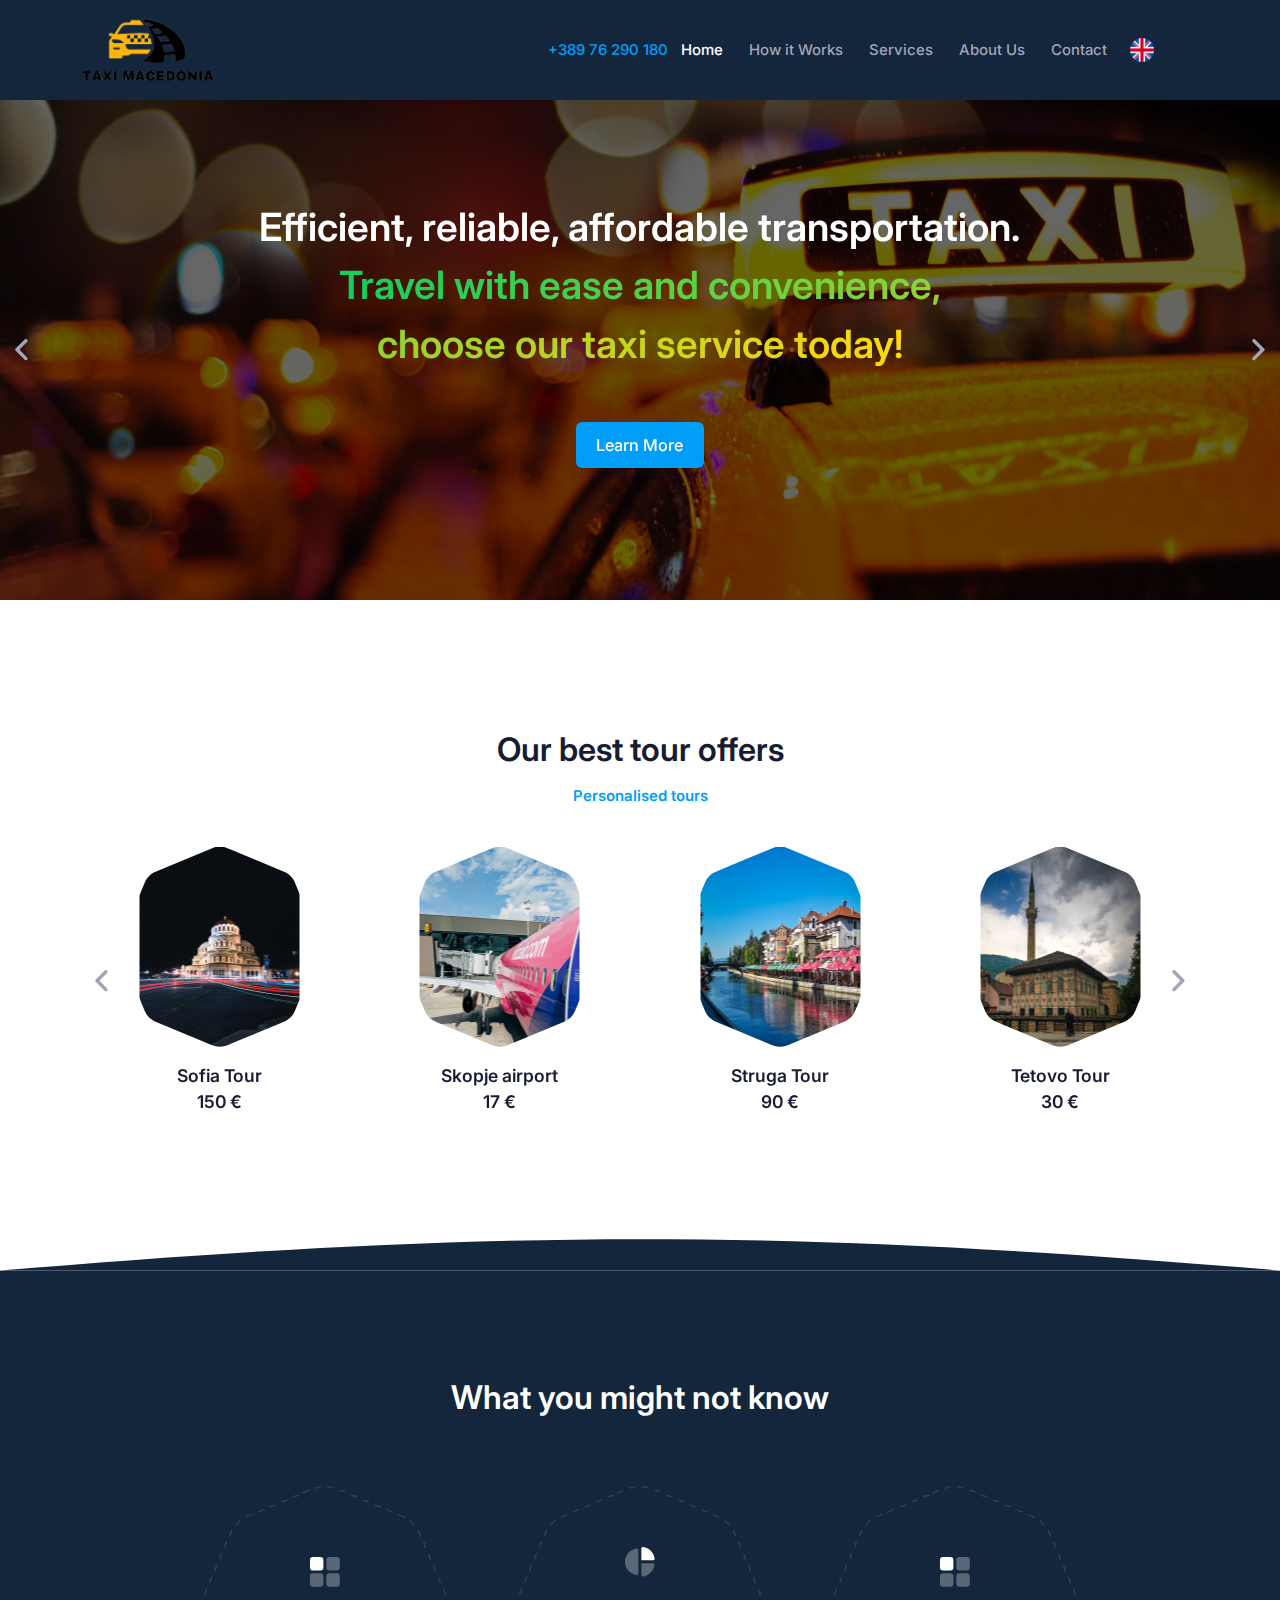
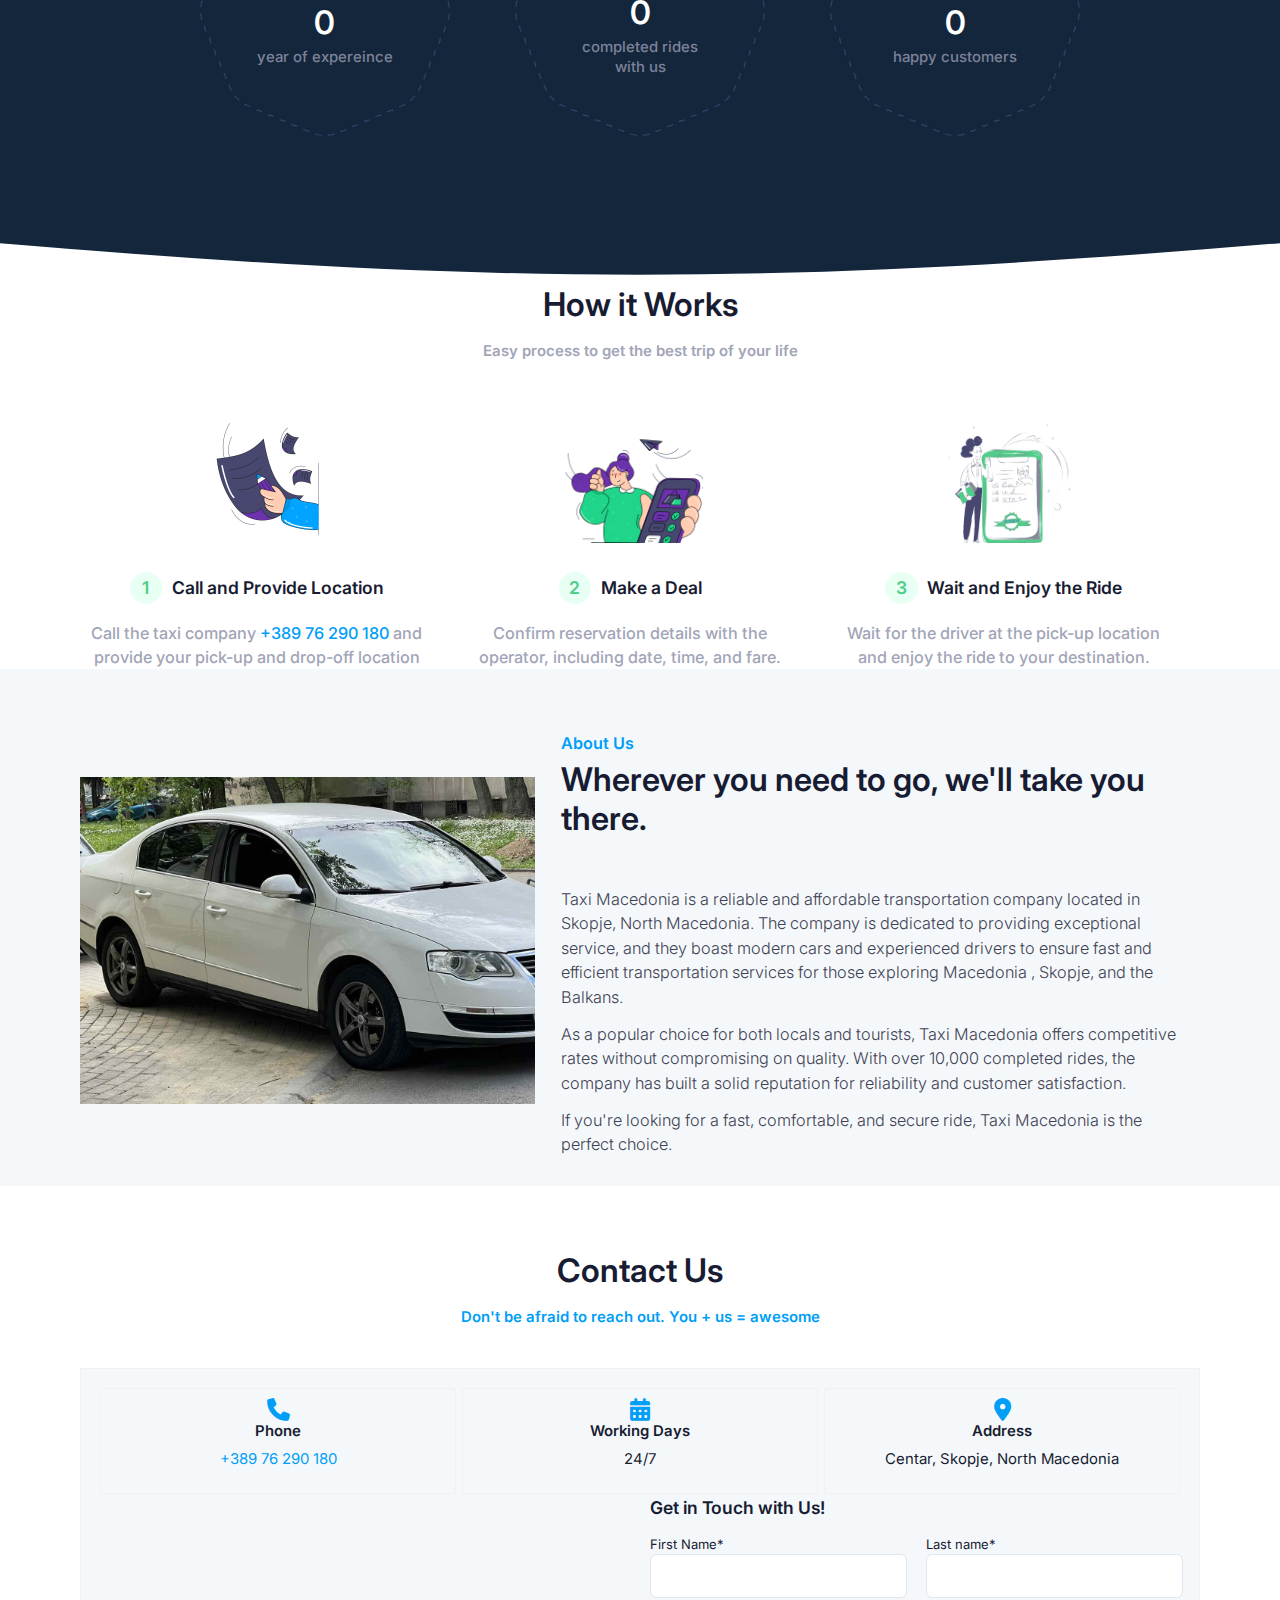
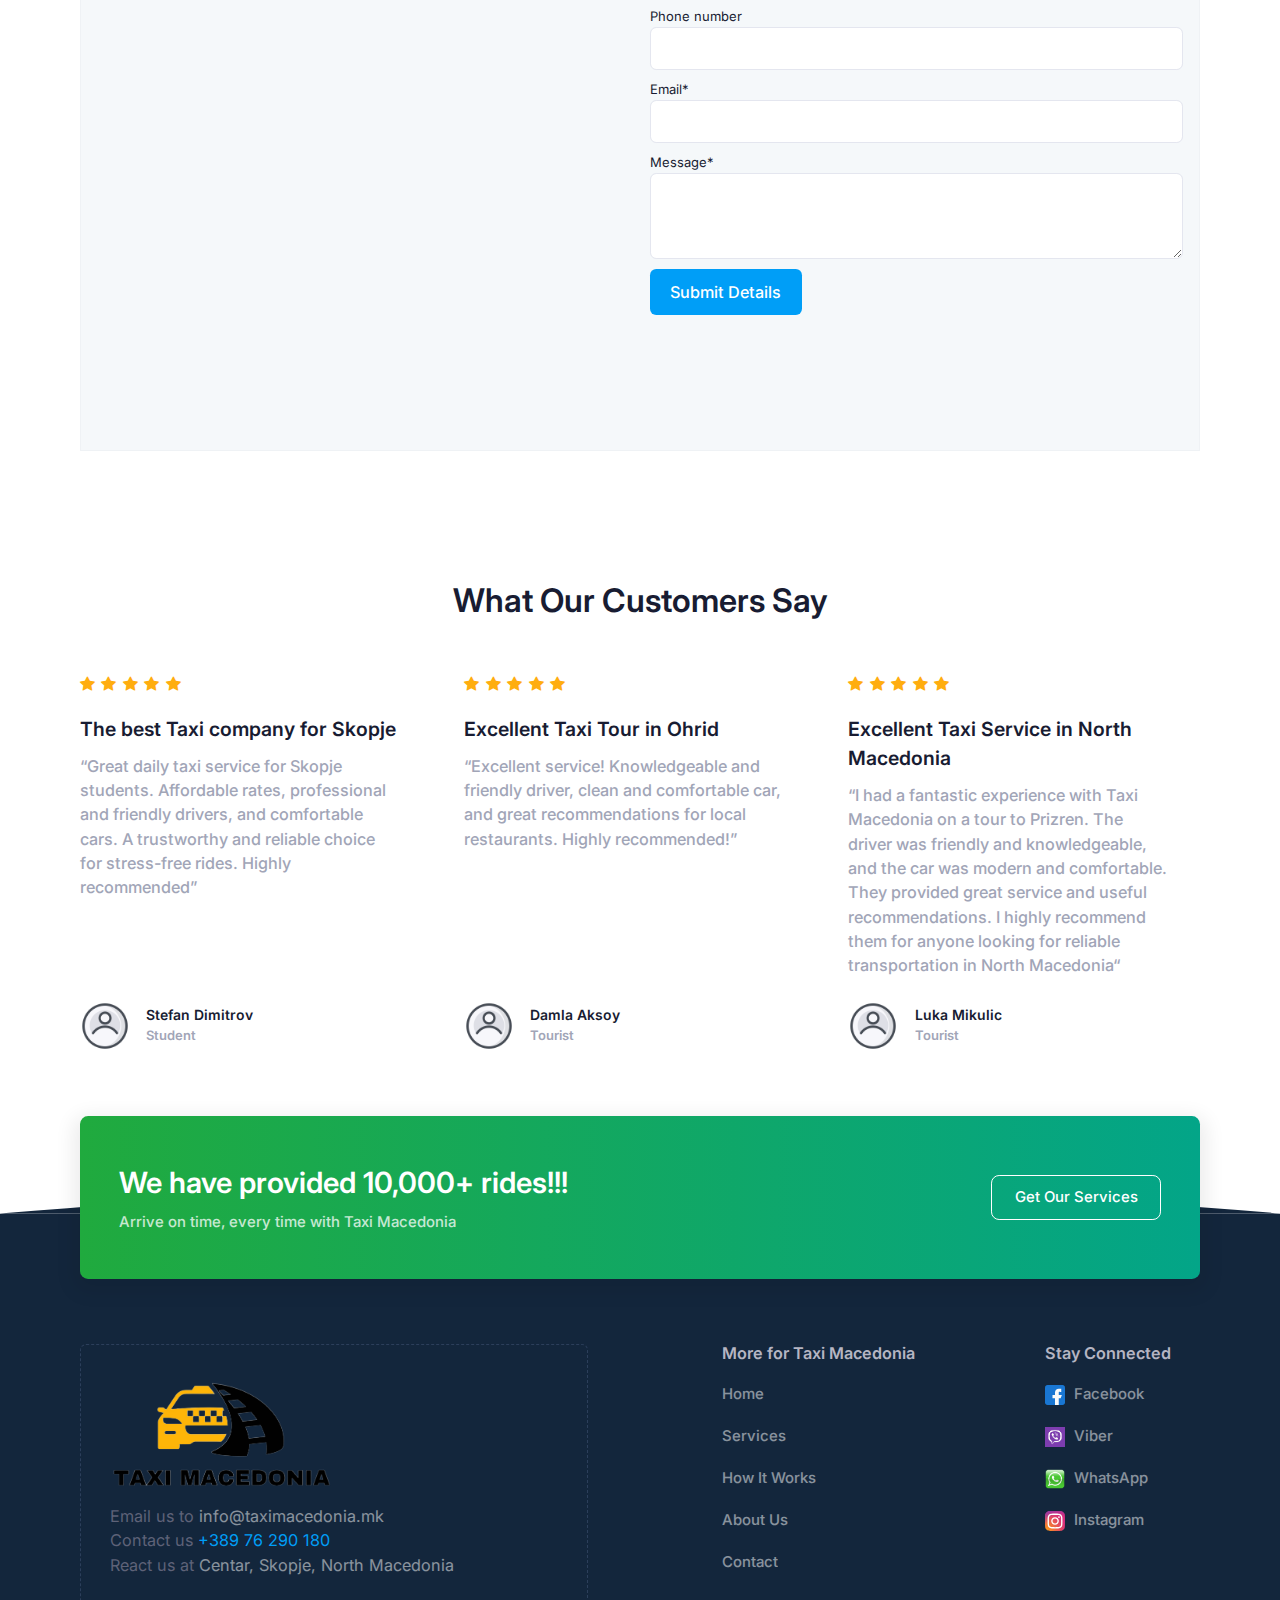
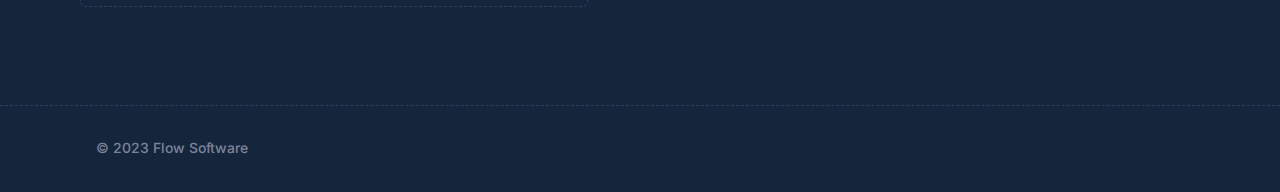
<file: TaxiWebsite/taxi_macedonia/Taxi/Taxi/index.html>
<!DOCTYPE html>
<html lang="en">
<!--begin::Head-->
<head>
    <base href="" />
    <title>Taxi Macedonia</title>
    <meta charset="utf-8" />
    <meta name="description" content="Taxi Macedonia is a reliable and affordable tourist taxi service in Skopje, Macedonia. Explore the city comfortably and safely with our experienced drivers. Book your ride now!" />
    <meta name="keywords"
        content="taxi, taxi service, tourist taxi, Skopje, Macedonia, transportation, travel, booking, ride, tour, sightseeing, affordable, reliable, experienced drivers" />
    <meta name="viewport" content="width=device-width, initial-scale=1" />
    <meta property="og:locale" content="en_US" />
    <meta property="og:type" content="article" />
    <meta property="og:title"
        content="Taxi Macedonia - Tourist Taxi Service in Skopje, Macedonia" />
    <meta property="og:description" content="Taxi Macedonia is a reliable and affordable tourist taxi service in Skopje, Macedonia. Explore the city comfortably and safely with our experienced drivers. Book your ride now!" />
    <meta property="og:url" content="https://www.taximacedonia.com/" />
    <meta property="og:image" content="https://www.taximacedonia.com/assets/images/taxi-macedonia.jpg" />
    <meta property="og:site_name" content="Taxi Macedonia" />
    <link rel="shortcut icon" href="assets/media/logos/favicon.png" />
    <!--begin::Fonts(mandatory for all pages)-->
    <link rel="stylesheet" href="https://fonts.googleapis.com/css?family=Inter:300,400,500,600,700" />
    <!--end::Fonts-->
    <!--begin::Global Stylesheets Bundle(mandatory for all pages)-->
    <link href="assets/plugins/global/plugins.bundle.css" rel="stylesheet" type="text/css" />
    <link href="assets/css/style.bundle.css" rel="stylesheet" type="text/css" />
    <!--end::Global Stylesheets Bundle-->
</head>
<!--end::Head-->
<!--begin::Body-->
<body id="kt_body" data-bs-spy="scroll" data-bs-target="#kt_landing_menu" class="bg-white position-relative app-blank">
    <!--begin::Root-->
    <div class="d-flex flex-column flex-root" id="kt_app_root">
        <!--begin::Header Section-->
        <div class="mb-0" id="home">
            <!--begin::Wrapper-->
            <div class="bgi-no-repeat bgi-size-contain bgi-position-x-center bgi-position-y-bottom landing-dark-bg"
                style="background-image: url(assets/media/svg/illustrations/landing.svg)">
                <!--begin::Header-->
                <div class="landing-header" data-kt-sticky="true" data-kt-sticky-name="landing-header"
                    data-kt-sticky-offset="{default: '200px', lg: '300px'}">
                    <!--begin::Container-->
                    <div class="container">
                        <!--begin::Wrapper-->
                        <div class="d-flex align-items-center justify-content-between">
                            <!--begin::Logo-->
                            <div class="d-flex align-items-center flex-equal">
                                <!--begin::Mobile menu toggle-->
                                <button class="btn btn-icon btn-active-color-primary me-3 d-flex d-lg-none"
                                    id="kt_landing_menu_toggle">
                                    <!--begin::Svg Icon | path: icons/duotune/abstract/abs015.svg-->
                                    <span class="svg-icon svg-icon-2hx">
                                        <svg width="24" height="24" viewBox="0 0 24 24" fill="none"
                                            xmlns="http://www.w3.org/2000/svg">
                                            <path
                                                d="M21 7H3C2.4 7 2 6.6 2 6V4C2 3.4 2.4 3 3 3H21C21.6 3 22 3.4 22 4V6C22 6.6 21.6 7 21 7Z"
                                                fill="currentColor" />
                                            <path opacity="0.3"
                                                d="M21 14H3C2.4 14 2 13.6 2 13V11C2 10.4 2.4 10 3 10H21C21.6 10 22 10.4 22 11V13C22 13.6 21.6 14 21 14ZM22 20V18C22 17.4 21.6 17 21 17H3C2.4 17 2 17.4 2 18V20C2 20.6 2.4 21 3 21H21C21.6 21 22 20.6 22 20Z"
                                                fill="currentColor" />
                                        </svg>
                                    </span>
                                    <!--end::Svg Icon-->
                                </button>
                                <!--end::Mobile menu toggle-->
                                <!--begin::Logo image-->
                                <a href="index.html">
                                    <img alt="Logo" src="assets/media/logos/logo.png"
                                        class="logo-default h-50px h-lg-75px" />
                                    <img alt="Logo" src="assets/media/logos/logo.png"
                                        class="logo-sticky h-50px h-lg-75px" />
                                </a>
                             <!--end::Logo image-->
                            </div>
                    <div class="header-phone">
    <a href="tel:+38976290180" class="menu menu-column flex-nowrap menu-rounded menu-lg-row menu-title-gray-500 menu-state-title-primary nav nav-flush fs-5 fw-semibold">+389 76 290 180</a>
  </div>
<!--end::Logo-->


<!--begin::Menu wrapper-->

                            <div class="d-lg-block" id="kt_header_nav_wrapper">
                                <div class="d-lg-block p-5 p-lg-0" data-kt-drawer="true"
                                    data-kt-drawer-name="landing-menu"
                                    data-kt-drawer-activate="{default: true, lg: false}" data-kt-drawer-overlay="true"
                                    data-kt-drawer-width="200px" data-kt-drawer-direction="start"
                                    data-kt-drawer-toggle="#kt_landing_menu_toggle" data-kt-swapper="true"
                                    data-kt-swapper-mode="prepend"
                                    data-kt-swapper-parent="{default: '#kt_body', lg: '#kt_header_nav_wrapper'}">
                                    <!--begin::Menu-->
                                    <div class="menu menu-column flex-nowrap menu-rounded menu-lg-row menu-title-gray-500 menu-state-title-primary nav nav-flush fs-5 fw-semibold"
                                        id="kt_landing_menu">

                                        <!--begin::Menu item-->
                                        <div class="menu-item">
                                            <!--begin::Menu link-->
                                            <a class="menu-link nav-link active py-3 px-4 px-xxl-6"
                                                href="index.html">Home</a>
                                            <!--end::Menu link-->
                                        </div>
                                        <!--begin::Menu item-->
                                        <div class="menu-item">
                                            <!--begin::Menu link-->
                                            <a class="menu-link nav-link py-3 px-4 px-xxl-6"
                                                href="index.html#how-it-work">How it Works</a>
                                            <!--end::Menu link-->
                                        </div>
                                        <div class="menu-item">
                                            <!--begin::Menu link-->
                                            <a class="menu-link nav-link  py-3 px-4 px-xxl-6"
                                                href="index.html#services">Services</a>
                                            <!--end::Menu link-->
                                        </div>
                                        <!--begin::Menu item-->
                                        <div class="menu-item">
                                            <!--begin::Menu link-->
                                            <a class="menu-link nav-link  py-3 px-4 px-xxl-6"
                                                href="index.html#about">About Us</a>
                                            <!--end::Menu link-->
                                        </div>
                                        <!--begin::Menu item-->
                                        <div class="menu-item">
                                            <!--begin::Menu link-->
                                            <a class="menu-link nav-link  py-3 px-4 px-xxl-6"
                                                href="index.html#contact">Contact</a>
                                            <!--end::Menu link-->
                                        </div>
                                       
                                    </div>
                                    <!--end::Menu-->
                                </div>
                            </div>
                            <div class="language-dropdown-container">
                                <div class="dropdown">
                                     <button class="dropbtn"><img src="assets/media/icons/flags/en.png" alt="EN" width="24" height="24"></button>
                                     <element class="dropdown-content">
                                    <a href="index-mk.html"><img src="assets/media/icons/flags/mk.png" alt="MK" width="0" height="24"></a>
                                    <a href="index-tr.html"><img src="assets/media/icons/flags/tr.png" alt="TR" width="0" height="24"></a>
                                    <a href="index-sq.html"><img src="assets/media/icons/flags/al.png" alt="AL" width="0" height="24"></a>
                              </div>
                            </div>
                            <!--end::Menu wrapper-->
                            <!--begin::Toolbar-->
                            <!-- <div class="flex-equal text-end ms-1">
									<a href="../../demo1/dist/authentication/layouts/basic/sign-in.html" class="btn btn-success">Sign In</a>
								</div> -->
                            <!--end::Toolbar-->
                        </div>
                        <!--end::Wrapper-->
                    </div>
                    <!--end::Container-->
                </div>
            
                <!--end::Header-->
                <div class="tns tns-default" style="direction: ltr">
                    <!--begin::Wrapper-->
                    <div data-tns="true" data-tns-loop="true" data-tns-swipe-angle="false" data-tns-speed="2000"
                        data-tns-autoplay="true" data-tns-autoplay-timeout="18000" data-tns-controls="true"
                        data-tns-nav="false" data-tns-items="1" data-tns-center="true" data-tns-dots="false"
                        data-tns-prev-button="#kt_team2_slider_prev" data-tns-next-button="#kt_team2_slider_next"
                        data-tns-responsive="{1200: {items: 1}, 992: {items: 1}}">
                        <!--begin::Item-->
                        <div class="text-center  h-500px bgi-no-repeat bgi-size-cover bgi-position-center" 
                            style="background-image:url('assets/media/taxi_banner1.jpg')">
                            <!--begin::Photo-->
                            <div class=" mx-auto p-15 h-500px" style="background-color:rgba(0,0,0,0.6)">
                                <h1 class="text-white lh-base fw-bold fs-2x fs-lg-3x my-15">Efficient, reliable, affordable transportation.
                                    <br />
                                    <span
                                        style="background: linear-gradient(to right, #12CE5D 0%, #FFD80C 100%);-webkit-background-clip: text;-webkit-text-fill-color: transparent;">
                                        <span id="kt_landing_hero_text">Travel with ease and convenience, <br>  choose our taxi service today!</span>
                                    </span>
                                </h1>
                                <a href="index.html" name="" class="btn fs-4 btn-primary">Learn More</a>
                            </div>
                        </div>
                        <!--begin::Item-->
                        <div class="text-center  h-500px bgi-no-repeat bgi-size-cover bgi-position-center" 
                            style="background-image:url('assets/media/taxi_banner_2.jpg')">
                            <!--begin::Photo-->
                            <div class=" mx-auto p-15 h-500px" style="background-color:rgba(0,0,0,0.6)">
                                <h1 class="text-white lh-base fw-bold fs-2x fs-lg-3x my-15">
                                    <br />
                                    <span
                                        style="background: linear-gradient(to right, #ffffff 0%, #FFD80C 100%);-webkit-background-clip: text;-webkit-text-fill-color: transparent;">
                                        <span id="kt_landing_hero_text">Let us take the wheel and get you <br> to your destination in style and comfort
                                        </span>
                                    </span>
                                </h1>
                                <a href="index.html" name="" class="btn fs-4 btn-primary">Learn More</a>
                            </div>
                        </div>
                        <!--begin::Item-->
                        <div class="text-center  h-500px bgi-no-repeat bgi-size-cover bgi-position-center" 
                            style="background-image:url('assets/media/taxi_banner_3.jpg')">
                            <!--begin::Photo-->
                            <div class=" mx-auto p-15 h-500px" style="background-color:rgba(0,0,0,0.6)">
                                <h1 class="text-white lh-base fw-bold fs-2x fs-lg-3x my-15">Our taxi company
                                    <br />
                                    <span
                                        style="background: linear-gradient(to right, #12CE5D 0%, #FFD80C 100%);-webkit-background-clip: text;-webkit-text-fill-color: transparent;">
                                        <span id="kt_landing_hero_text">offers 24/7 service  <br> for your convenience</span>
                                    </span>
                                </h1>
                                <a href="index.html" name="" class="btn fs-4 btn-primary">Learn More</a>
                            </div>
                        </div>
                        <!--begin::Item-->
                        <div class="text-center  h-500px bgi-no-repeat bgi-size-cover bgi-position-center" 
                        style="background-image:url('assets/media/taxi_banner_4.jpg')">
                        <!--begin::Photo-->
                        <div class=" mx-auto p-15 h-500px" style="background-color:rgba(0,0,0,0.6)">
                            <h1 class="text-white lh-base fw-bold fs-2x fs-lg-3x my-15">Our taxi company
                                <br />
                                <span
                                    style="background: linear-gradient(to right, #12CE5D 0%, #FFD80C 100%);-webkit-background-clip: text;-webkit-text-fill-color: transparent;">
                                    <span id="kt_landing_hero_text">just one phone call away<br>for all your transport needs</span>
                                </span>
                            </h1>
                            <a href="index.html" name="" class="btn fs-4 btn-primary">Learn More</a>
                        </div>
                    </div>
                    </div>
                    <!--begin::Button-->
<button class="btn btn-icon btn-active-color-primary d-none d-lg-block" id="kt_team2_slider_prev">
    <!--begin::Svg Icon | path: icons/duotune/arrows/arr074.svg-->
    <span class="svg-icon svg-icon-3x">
        <svg width="24" height="24" viewBox="0 0 24 24" fill="none"
            xmlns="http://www.w3.org/2000/svg">
            <path
                d="M11.2657 11.4343L15.45 7.25C15.8642 6.83579 15.8642 6.16421 15.45 5.75C15.0358 5.33579 14.3642 5.33579 13.95 5.75L8.40712 11.2929C8.01659 11.6834 8.01659 12.3166 8.40712 12.7071L13.95 18.25C14.3642 18.6642 15.0358 18.6642 15.45 18.25C15.8642 17.8358 15.8642 17.1642 15.45 16.75L11.2657 12.5657C10.9533 12.2533 10.9533 11.7467 11.2657 11.4343Z"
                fill="currentColor" />
        </svg>
    </span>
    <!--end::Svg Icon-->
</button>
<!--end::Button-->
<button class="btn btn-icon btn-active-color-primary d-none d-lg-block" id="kt_team2_slider_next">
    <!--begin::Svg Icon | path: icons/duotune/arrows/arr071.svg-->
    <span class="svg-icon svg-icon-3x">
        <svg width="24" height="24" viewBox="0 0 24 24" fill="none"
            xmlns="http://www.w3.org/2000/svg">
            <path
                d="M12.6343 12.5657L8.45001 16.75C8.0358 17.1642 8.0358 17.8358 8.45001 18.25C8.86423 18.6642 9.5358 18.6642 9.95001 18.25L15.4929 12.7071C15.8834 12.3166 15.8834 11.6834 15.4929 11.2929L9.95001 5.75C9.5358 5.33579 8.86423 5.33579 8.45001 5.75C8.0358 6.16421 8.0358 6.83579 8.45001 7.25L12.6343 11.4343C12.9467 11.7467 12.9467 12.2533 12.6343 12.5657Z"
                fill="currentColor" />
        </svg>
    </span>
    <!--end::Svg Icon-->
</button>
                </div>
             
            </div>
            <div class="landing-curve landing-dark-color mb-10 mb-lg-20">
                <!-- <svg viewBox="15 12 1470 48" fill="none" xmlns="http://www.w3.org/2000/svg">
                    <path
                        d="M0 11C3.93573 11.3356 7.85984 11.6689 11.7725 12H1488.16C1492.1 11.6689 1496.04 11.3356 1500 11V12H1488.16C913.668 60.3476 586.282 60.6117 11.7725 12H0V11Z"
                        fill="currentColor"></path>
                </svg> -->
            </div>
        </div>
        <!--end::Header Section-->
        <div class="py-10 py-lg-20">
            <!--begin::Container-->
            <div class="container">
                <!--begin::Heading-->
                <div class="text-center mb-12">
                    <!--begin::Title-->
                    <h3 class="fs-2hx text-dark mb-5" id="services" data-kt-scroll-offset="{default: 100, lg: 150}">Our
                        best tour offers <br></h3>
                    <!--end::Title-->
                    <!--begin::Sub-title-->
                    <div class="fs-5 text-primary fw-bold">Personalised tours</div>
                    <!--end::Sub-title=-->
                </div>
                <!--end::Heading-->
                <!--begin::Slider-->
                <div class="tns tns-default" style="direction: ltr">
                    <!--begin::Wrapper-->
                    <div data-tns="true" data-tns-loop="true" data-tns-swipe-angle="false" data-tns-speed="2000"
                        data-tns-autoplay="true" data-tns-autoplay-timeout="18000" data-tns-controls="true"
                        data-tns-nav="false" data-tns-items="1" data-tns-center="false" data-tns-dots="false"
                        data-tns-prev-button="#kt_team_slider_prev" data-tns-next-button="#kt_team_slider_next"
                        data-tns-responsive="{1200: {items: 4}, 350: {items: 2}}">
                        <!--begin::Item-->
                        <div class="text-center">
                            <!--begin::Photo-->
                            <div class="octagon mx-auto mb-5 d-flex w-200px h-200px bgi-no-repeat bgi-size-contain bgi-position-center " 
                                style="background-image:url('assets/media/avatars/sofia.jpg')"></div>
                            <!--end::Photo-->
                            <!--begin::Person-->
                            <div class="mb-0">
                                <!--begin::Name-->
                                <a href="#" class="text-dark fw-bold text-hover-primary fs-3">Sofia Tour <br>150 &euro;</a>
                              
                            </div>
                            <!--end::Person-->
                        </div>
                        <!--end::Item-->
                         <!--begin::Item-->
                         <div class="text-center">
                            <!--begin::Photo-->
                            <div class="octagon mx-auto mb-5 d-flex w-200px h-200px bgi-no-repeat bgi-size-contain bgi-position-center"
                                style="background-image:url('assets/media/avatars/skopjeairport_resized.jpg')"></div>
                            <!--end::Photo-->
                            <!--begin::Person-->
                            <div class="mb-0">
                                <!--begin::Name-->
                                <a href="#" class="text-dark fw-bold text-hover-primary fs-3">Skopje airport<br>17 &euro; </a>
                              
                            </div>
                            <!--end::Person-->
                        </div>
                        <!--end::Item-->
                         <!--begin::Item-->
                         <div class="text-center">
                            <!--begin::Photo-->
                            <div class="octagon mx-auto mb-5 d-flex w-200px h-200px bgi-no-repeat bgi-size-contain bgi-position-center"
                                style="background-image:url('assets/media/avatars/Stuga.jpg')"></div>
                            <!--end::Photo-->
                            <!--begin::Person-->
                            <div class="mb-0">
                                <!--begin::Name-->
                                <a href="#" class="text-dark fw-bold text-hover-primary fs-3">Struga Tour <br>90 &euro;</a>
                              
                            </div>
                            <!--end::Person-->
                        </div>
                        <!--end::Item-->
                         <!--begin::Item-->
                         <div class="text-center">
                            <!--begin::Photo-->
                            <div class="octagon mx-auto mb-5 d-flex w-200px h-200px bgi-no-repeat bgi-size-contain bgi-position-center"
                                style="background-image:url('assets/media/avatars/tetovo.jpg')"></div>
                            <!--end::Photo-->
                            <!--begin::Person-->
                            <div class="mb-0">
                                <!--begin::Name-->
                                <a href="#" class="text-dark fw-bold text-hover-primary fs-3">Tetovo Tour<br>30 &euro;</a>
                              
                            </div>
                            <!--end::Person-->
                        </div>
                        <!--end::Item-->
                         <!--begin::Item-->
                         <div class="text-center">
                            <!--begin::Photo-->
                            <div class="octagon mx-auto mb-5 d-flex w-200px h-200px bgi-no-repeat bgi-size-contain bgi-position-center"
                                style="background-image:url('assets/media/avatars/gostivar.jpg')"></div>
                            <!--end::Photo-->
                            <!--begin::Person-->
                            <div class="mb-0">
                                <!--begin::Name-->
                                <a href="#" class="text-dark fw-bold text-hover-primary fs-3">Gostivar Tour <br>40 &euro;</a>
                              
                            </div>
                            <!--end::Person-->
                        </div>
                        <!--end::Item-->
                         <!--begin::Item-->
                         <div class="text-center">
                            <!--begin::Photo-->
                            <div class="octagon mx-auto mb-5 d-flex w-200px h-200px bgi-no-repeat bgi-size-contain bgi-position-center"
                                style="background-image:url('assets/media/avatars/mavorovo.jpg')"></div>
                            <!--end::Photo-->
                            <!--begin::Person-->
                            <div class="mb-0">
                                <!--begin::Name-->
                                <a href="#" class="text-dark fw-bold text-hover-primary fs-3">Mavrovo Tour <br>60 &euro;</a>
                              
                            </div>
                            <!--end::Person-->
                        </div>
                        <!--end::Item-->

                         <!--begin::Item-->
                         <div class="text-center">
                            <!--begin::Photo-->
                            <div class="octagon mx-auto mb-5 d-flex w-200px h-200px bgi-no-repeat bgi-size-contain bgi-position-center"
                                style="background-image:url('assets/media/avatars/shtip.jpg')"></div>
                            <!--end::Photo-->
                            <!--begin::Person-->
                            <div class="mb-0">
                                <!--begin::Name-->
                                <a href="#" class="text-dark fw-bold text-hover-primary fs-3">Shtip Tour <br>50 &euro;</a>
                              
                            </div>
                            <!--end::Person-->
                        </div>
                        <!--end::Item-->

                         <!--begin::Item-->
                         <div class="text-center">
                            <!--begin::Photo-->
                            <div class="octagon mx-auto mb-5 d-flex w-200px h-200px bgi-no-repeat bgi-size-contain bgi-position-center"
                                style="background-image:url('assets/media/avatars/strumica.jpg')"></div>
                            <!--end::Photo-->
                            <!--begin::Person-->
                            <div class="mb-0">
                                <!--begin::Name-->
                                <a href="#" class="text-dark fw-bold text-hover-primary fs-3">Strumica Tour <br>90 &euro;</a>
                              
                            </div>
                            <!--end::Person-->
                        </div>
                        <!--end::Item-->

                         <!--begin::Item-->
                         <div class="text-center">
                            <!--begin::Photo-->
                            <div class="octagon mx-auto mb-5 d-flex w-200px h-200px bgi-no-repeat bgi-size-contain bgi-position-center"
                                style="background-image:url('assets/media/avatars/prishtina.jpg')"></div>
                            <!--end::Photo-->
                            <!--begin::Person-->
                            <div class="mb-0">
                                <!--begin::Name-->
                                <a href="#" class="text-dark fw-bold text-hover-primary fs-3">Prishtina Tour <br>60 &euro;</a>
                              
                            </div>
                            <!--end::Person-->
                        </div>
                        <!--end::Item-->

                         <!--begin::Item-->
                         <div class="text-center">
                            <!--begin::Photo-->
                            <div class="octagon mx-auto mb-5 d-flex w-200px h-200px bgi-no-repeat bgi-size-contain bgi-position-center"
                                style="background-image:url('assets/media/avatars/ferizaj.jpg')"></div>
                            <!--end::Photo-->
                            <!--begin::Person-->
                            <div class="mb-0">
                                <!--begin::Name-->
                                <a href="#" class="text-dark fw-bold text-hover-primary fs-3">Ferizaj Tour <br>50 &euro;</a>
                              
                            </div>
                            <!--end::Person-->
                            
                        </div>
                        <!--end::Item-->
                         <!--begin::Item-->
                         <div class="text-center">
                            <!--begin::Photo-->
                            <div class="octagon mx-auto mb-5 d-flex w-200px h-200px bgi-no-repeat bgi-size-contain bgi-position-center"
                                style="background-image:url('assets/media/avatars/tirana.jpg')"></div>
                            <!--end::Photo-->
                            <!--begin::Person-->
                            <div class="mb-0">
                                <!--begin::Name-->
                                <a href="#" class="text-dark fw-bold text-hover-primary fs-3">Tirana Tour <br>200 &euro;</a>
                              
                            </div>
                            <!--end::Person-->
                            
                        </div>
                        <!--end::Item-->
                         <!--begin::Item-->
                         <div class="text-center">
                            <!--begin::Photo-->
                            <div class="octagon mx-auto mb-5 d-flex w-200px h-200px bgi-no-repeat bgi-size-contain bgi-position-center"
                                style="background-image:url('assets/media/avatars/Belgrade.jpg')"></div>
                            <!--end::Photo-->
                            <!--begin::Person-->
                            <div class="mb-0">
                                <!--begin::Name-->
                                <a href="#" class="text-dark fw-bold text-hover-primary fs-3">Belgrade Tour <br>250 &euro;</a>
                              
                            </div>
                            <!--end::Person-->
                            
                        </div>
                        <!--end::Item-->
                        <!--begin::Item-->
                        <div class="text-center">
                            <!--begin::Photo-->
                            <div class="octagon mx-auto mb-5 d-flex w-200px h-200px bgi-no-repeat bgi-size-contain bgi-position-center"
                                style="background-image:url('assets/media/avatars/ohrid.jpg')"></div>
                            <div class="mb-0">
                                <!--begin::Name-->
                                <a href="#" class="text-dark fw-bold text-hover-primary fs-3">Ohrid tour<br>90 &euro;</a>
                            
                            </div>
                            <!--end::Person-->
                        </div>
                        <div class="text-center">
                            <!--begin::Photo-->
                            <div class="octagon mx-auto mb-5 d-flex w-200px h-200px bgi-no-repeat bgi-size-contain bgi-position-center"
                                style="background-image:url('assets/media/avatars/prizren.jpg')"></div>
                            <!--begin::Person-->
                            <div class="mb-0">
                                <!--begin::Name-->
                                <a href="#" class="text-dark fw-bold text-hover-primary fs-3">Prizren tour <br>80 &euro;</a>
                            </div>
                            <!--end::Person-->
                        </div>
                        <!--end::Item-->
                        <!--begin::Item-->
                        <div class="text-center">
                            <!--begin::Photo-->
                            <div class="octagon mx-auto mb-5 d-flex w-200px h-200px bgi-no-repeat bgi-size-contain bgi-position-center"
                                style="background-image:url('assets/media/avatars/thesaloniki.jpg')"></div>
                            <!--end::Photo-->
                            <div class="mb-0">
                                <!--begin::Name-->
                                <a href="#" class="text-dark fw-bold text-hover-primary fs-3">Thessaloniki tour <br>150 &euro;</a>
                            </div>
                            <!--end::Person-->
                        </div>
                        <!--end::Item-->
                    </div>
                    <!--begin::Button-->
                    <button class="btn btn-icon btn-active-color-primary" id="kt_team_slider_prev">
                        <!--begin::Svg Icon | path: icons/duotune/arrows/arr074.svg-->
                        <span class="svg-icon svg-icon-3x">
                            <svg width="24" height="24" viewBox="0 0 24 24" fill="none"
                                xmlns="http://www.w3.org/2000/svg">
                                <path
                                    d="M11.2657 11.4343L15.45 7.25C15.8642 6.83579 15.8642 6.16421 15.45 5.75C15.0358 5.33579 14.3642 5.33579 13.95 5.75L8.40712 11.2929C8.01659 11.6834 8.01659 12.3166 8.40712 12.7071L13.95 18.25C14.3642 18.6642 15.0358 18.6642 15.45 18.25C15.8642 17.8358 15.8642 17.1642 15.45 16.75L11.2657 12.5657C10.9533 12.2533 10.9533 11.7467 11.2657 11.4343Z"
                                    fill="currentColor" />
                            </svg>
                        </span>
                        <!--end::Svg Icon-->
                    </button>
                    <!--end::Button-->
                    <button class="btn btn-icon btn-active-color-primary" id="kt_team_slider_next">
                        <!--begin::Svg Icon | path: icons/duotune/arrows/arr071.svg-->
                        <span class="svg-icon svg-icon-3x">
                            <svg width="24" height="24" viewBox="0 0 24 24" fill="none"
                                xmlns="http://www.w3.org/2000/svg">
                                <path
                                    d="M12.6343 12.5657L8.45001 16.75C8.0358 17.1642 8.0358 17.8358 8.45001 18.25C8.86423 18.6642 9.5358 18.6642 9.95001 18.25L15.4929 12.7071C15.8834 12.3166 15.8834 11.6834 15.4929 11.2929L9.95001 5.75C9.5358 5.33579 8.86423 5.33579 8.45001 5.75C8.0358 6.16421 8.0358 6.83579 8.45001 7.25L12.6343 11.4343C12.9467 11.7467 12.9467 12.2533 12.6343 12.5657Z"
                                    fill="currentColor" />
                            </svg>
                        </span>
                        <!--end::Svg Icon-->
                    </button>
                    <!--end::Button-->
                </div>
                <!--end::Slider-->
            </div>
            <!--end::Container-->
        </div>
        <div class="mt-15">
            <!--begin::Curve top-->
            <div class="landing-curve landing-dark-color">
                <svg viewBox="15 -1 1470 48" fill="none" xmlns="http://www.w3.org/2000/svg">
                    <path
                        d="M1 48C4.93573 47.6644 8.85984 47.3311 12.7725 47H1489.16C1493.1 47.3311 1497.04 47.6644 1501 48V47H1489.16C914.668 -1.34764 587.282 -1.61174 12.7725 47H1V48Z"
                        fill="currentColor"></path>
                </svg>
            </div>
            <!--end::Curve top-->
            <div class="pb-15 pt-18 landing-dark-bg">
                <!--begin::Container-->
                <div class="container">
                    <!--begin::Heading-->
                    <div class="text-center mt-15 mb-18" id="achievements"
                        data-kt-scroll-offset="{default: 100, lg: 150}">
                        <!--begin::Title-->
                        <h3 class="fs-2hx text-white fw-bold mb-5">What you might not know</h3>
                    </div>
                    <!--end::Heading-->
                    <!--begin::Statistics-->
                    <div class="d-flex flex-center">
                        <!--begin::Items-->
                        <div class="d-flex flex-wrap flex-center justify-content-lg-between mb-15 mx-auto w-xl-900px">
                            <!--begin::Item-->
                            <div class="d-flex flex-column flex-center h-200px w-200px h-lg-250px w-lg-250px m-3 bgi-no-repeat bgi-position-center bgi-size-contain"
                                style="background-image: url('assets/media/svg/misc/octagon.svg')">
                                <!--begin::Symbol-->
                                <!--begin::Svg Icon | path: icons/duotune/general/gen025.svg-->
                                <span class="svg-icon svg-icon-2tx svg-icon-white mb-3">
                                    <svg width="24" height="24" viewBox="0 0 24 24" fill="none"
                                        xmlns="http://www.w3.org/2000/svg">
                                        <rect x="2" y="2" width="9" height="9" rx="2" fill="currentColor" />
                                        <rect opacity="0.3" x="13" y="2" width="9" height="9" rx="2"
                                            fill="currentColor" />
                                        <rect opacity="0.3" x="13" y="13" width="9" height="9" rx="2"
                                            fill="currentColor" />
                                        <rect opacity="0.3" x="2" y="13" width="9" height="9" rx="2"
                                            fill="currentColor" />
                                    </svg>
                                </span>
                                <!--begin::Info-->
                                <div class="mb-0 text-center">
                                    <!--begin::Value-->
                                    <div class="fs-lg-2hx fs-2x fw-bold text-white d-flex flex-center">
                                        <div class="min-w-70px" data-kt-countup="true" data-kt-countup-value="8">0
                                        </div>
                                    </div>
                                    <!--end::Value-->
                                    <!--begin::Label-->
                                    <span class="text-gray-600 fw-semibold fs-5 lh-0 ">year of expereince</span>
                                    <!--end::Label-->
                                </div>
                                <!--end::Info-->
                            </div>
                            <!--end::Item-->
                            <!--begin::Item-->
                            <div class="d-flex flex-column flex-center h-200px w-200px h-lg-250px w-lg-250px m-3 bgi-no-repeat bgi-position-center bgi-size-contain"
                                style="background-image: url('assets/media/svg/misc/octagon.svg')">
                                <!--begin::Symbol-->
                                <!--begin::Svg Icon | path: icons/duotune/graphs/gra008.svg-->
                                <span class="svg-icon svg-icon-2tx svg-icon-white mb-3">
                                    <svg width="24" height="24" viewBox="0 0 24 24" fill="none"
                                        xmlns="http://www.w3.org/2000/svg">
                                        <path
                                            d="M13 10.9128V3.01281C13 2.41281 13.5 1.91281 14.1 2.01281C16.1 2.21281 17.9 3.11284 19.3 4.61284C20.7 6.01284 21.6 7.91285 21.9 9.81285C22 10.4129 21.5 10.9128 20.9 10.9128H13Z"
                                            fill="currentColor" />
                                        <path opacity="0.3"
                                            d="M13 12.9128V20.8129C13 21.4129 13.5 21.9129 14.1 21.8129C16.1 21.6129 17.9 20.7128 19.3 19.2128C20.7 17.8128 21.6 15.9128 21.9 14.0128C22 13.4128 21.5 12.9128 20.9 12.9128H13Z"
                                            fill="currentColor" />
                                        <path opacity="0.3"
                                            d="M11 19.8129C11 20.4129 10.5 20.9129 9.89999 20.8129C5.49999 20.2129 2 16.5128 2 11.9128C2 7.31283 5.39999 3.51281 9.89999 3.01281C10.5 2.91281 11 3.41281 11 4.01281V19.8129Z"
                                            fill="currentColor" />
                                    </svg>
                                </span>
                                <!--end::Svg Icon-->
                                <!--end::Symbol-->
                                <!--begin::Info-->
                                <div class="mb-0 text-center">
                                    <!--begin::Value-->
                                    <div class="fs-lg-2hx fs-2x fw-bold text-white d-flex flex-center">
                                        <div class="min-w-70px" data-kt-countup="true" data-kt-countup-value="10000"
                                            data-kt-countup-suffix="+">0</div>
                                    </div>
                                    <!--end::Value-->
                                    <!--begin::Label-->
                                    <span class="text-gray-600 fw-semibold fs-5 lh-0">completed rides <br> with
                                        us</span>
                                    <!--end::Label-->
                                </div>
                                <!--end::Info-->
                            </div>
                            <!--end::Item-->
                            <!--begin::Item-->
                            <div class="d-flex flex-column flex-center h-200px w-200px h-lg-250px w-lg-250px m-3 bgi-no-repeat bgi-position-center bgi-size-contain"
                                style="background-image: url('assets/media/svg/misc/octagon.svg')">
                                <!--begin::Symbol-->
                                <span class="svg-icon svg-icon-2tx svg-icon-white mb-3">
                                    <svg width="24" height="24" viewBox="0 0 24 24" fill="none"
                                        xmlns="http://www.w3.org/2000/svg">
                                        <rect x="2" y="2" width="9" height="9" rx="2" fill="currentColor" />
                                        <rect opacity="0.3" x="13" y="2" width="9" height="9" rx="2"
                                            fill="currentColor" />
                                        <rect opacity="0.3" x="13" y="13" width="9" height="9" rx="2"
                                            fill="currentColor" />
                                        <rect opacity="0.3" x="2" y="13" width="9" height="9" rx="2"
                                            fill="currentColor" />
                                    </svg>
                                </span>
                                <!--end::Symbol-->
                                <!--begin::Info-->
                                <div class="mb-0 text-center">
                                    <!--begin::Value-->
                                    <div class="fs-lg-2hx fs-2x fw-bold text-white d-flex flex-center">
                                        <div class="min-w-70px" data-kt-countup="true" data-kt-countup-value="8000"
                                            data-kt-countup-suffix="+">0</div>
                                    </div>
                                    <!--end::Value-->
                                    <!--begin::Label-->
                                    <span class="text-gray-600 fw-semibold fs-5 lh-0">happy customers</span>
                                    <!--end::Label-->
                                </div>
                                <!--end::Info-->
                            </div>
                            <!--end::Item-->
                        </div>
                        <!--end::Items-->
                    </div>
                    <!--end::Statistics-->
                </div>
                <!--end::Container-->
            </div>
            <!--begin::Curve bottom-->
            <div class="landing-curve landing-dark-color">
                <svg viewBox="15 12 1470 48" fill="none" xmlns="http://www.w3.org/2000/svg">
                    <path
                        d="M0 11C3.93573 11.3356 7.85984 11.6689 11.7725 12H1488.16C1492.1 11.6689 1496.04 11.3356 1500 11V12H1488.16C913.668 60.3476 586.282 60.6117 11.7725 12H0V11Z"
                        fill="currentColor"></path>
                </svg>
            </div>
            <!--end::Curve bottom-->
        </div>
        <div class="mb-n10 mb-lg-n20 z-index-2" id="how-it-work">
            <!--begin::Container-->
            <div class="container">
                <!--begin::Heading-->
                <div class="text-center mb-17">
                    <!--begin::Title-->
                    <h3 class="fs-2hx text-dark mb-5" id="how-it-works" data-kt-scroll-offset="{default: 100, lg: 150}">
                        How it Works</h3>
                    <!--end::Title-->
                    <!--begin::Text-->
                    <div class="fs-5 text-muted fw-bold">Easy process to get the best trip of your life</div>
                    <!--end::Text-->
                </div>
                <!--end::Heading-->
                <!--begin::Row-->
                <div class="row w-100 gy-10 mb-md-20">
                    <!--begin::Col-->
                    <div class="col-md-4 px-5">
                        <!--begin::Story-->
                        <div class="text-center mb-10 mb-md-0">
                            <!--begin::Illustration-->
                            <img src="assets/media/illustrations/step1.png" class="mh-125px mb-9" alt="" />
                            <!--end::Illustration-->
                            <!--begin::Heading-->
                            <div class="d-flex flex-center mb-5">
                                <!--begin::Badge-->
                                <span class="badge badge-circle badge-light-success fw-bold p-5 me-3 fs-3">1</span>
                                <!--end::Badge-->
                                <!--begin::Title-->
                                <div class="fs-5 fs-lg-3 fw-bold text-dark">Call and Provide Location</div>
                                <!--end::Title-->
                            </div>
                            <!--end::Heading-->
                            <!--begin::Description-->
                            <div class="fw-semibold fs-6 fs-lg-4 text-muted">Call the taxi company <a href="tel:+38976290180">+389 76 290 180</a> and provide your pick-up and drop-off location </div>
                            <!--end::Description-->
                        </div>
                        <!--end::Story-->
                    </div>
                    <!--end::Col-->
                    <!--begin::Col-->
                    <div class="col-md-4 px-5">
                        <!--begin::Story-->
                        <div class="text-center mb-10 mb-md-0">
                            <!--begin::Illustration-->
                            <img src="assets/media/illustrations/step2.png" class="mh-125px mb-9" alt="" />
                            <!--end::Illustration-->
                            <!--begin::Heading-->
                            <div class="d-flex flex-center mb-5">
                                <!--begin::Badge-->
                                <span class="badge badge-circle badge-light-success fw-bold p-5 me-3 fs-3">2</span>
                                <!--end::Badge-->
                                <!--begin::Title-->
                                <div class="fs-5 fs-lg-3 fw-bold text-dark">Make a Deal </div>
                                <!--end::Title-->
                            </div>
                            <!--end::Heading-->
                            <!--begin::Description-->
                            <div class="fw-semibold fs-6 fs-lg-4 text-muted">Confirm reservation details with the operator, including date, time, and fare.
                            </div>
                            <!--end::Description-->
                        </div>
                        <!--end::Story-->
                    </div>
                    <!--end::Col-->
                    <!--begin::Col-->
                    <div class="col-md-4 px-5">
                        <!--begin::Story-->
                        <div class="text-center mb-10 mb-md-0">
                            <!--begin::Illustration-->
                            <img src="assets/media/illustrations/step3.png" class="mh-125px mb-9" alt="" />
                            <!--end::Illustration-->
                            <!--begin::Heading-->
                            <div class="d-flex flex-center mb-5">
                                <!--begin::Badge-->
                                <span class="badge badge-circle badge-light-success fw-bold p-5 me-3 fs-3">3</span>
                                <!--end::Badge-->
                                <!--begin::Title-->
                                <div class="fs-5 fs-lg-3 fw-bold text-dark">Wait and Enjoy the Ride</div>
                                <!--end::Title-->
                            </div>
                            <!--end::Heading-->
                            <!--begin::Description-->
                            <div class="fw-semibold fs-6 fs-lg-4 text-muted">Wait for the driver at the pick-up location and enjoy the ride to your destination.</div>
                            <!--end::Description-->
                        </div>
                        <!--end::Story-->
                    </div>
                    <!--end::Col-->
                </div>
                <!--end::Row-->
            </div>
            <!--end::Container-->
        </div>
        
        <div class="bg-gray-100" id="about">
            <!--begin::Container-->
            <div class="container">
                <div class="row">
                    <div class="col-md-5">
                        <img src="assets/media/taxiskopjee.jpg" class="w-100 mt-15 pt-18" alt="" srcset="">
                    </div>
                    <div class="col-md-7 p-5">
                        <h4 class="text-primary mt-15">About Us</h4>
                        <h3 class="fs-2hx text-dark mb-5" id="clients" data-kt-scroll-offset="{default: 125, lg: 150}">
                            Wherever you need to go, we'll take you there. <br></h3>
                        <div class="row mt-15">
                            <p class="text-gray-800 lead">Taxi Macedonia is a reliable and affordable transportation company located in Skopje, 
                                North Macedonia. The company is dedicated to providing exceptional service, and they boast modern cars 
                                and experienced drivers to ensure fast and efficient transportation services for those exploring Macedonia
                                , Skopje, and the Balkans.</p>
                            <p class="text-gray-800 lead">As a popular choice for both locals and tourists, Taxi Macedonia offers competitive 
                                rates without compromising on quality. With over 10,000 completed rides, the company has built a solid reputation 
                                for reliability and customer satisfaction.</p>
                            <p class="text-gray-800 lead">
                                If you're looking for a fast, comfortable, and secure ride, Taxi Macedonia is the perfect choice.</p>
                        </div>
                    </div>
                </div>
            </div>
            <!--end::Container-->
        </div>
        <div class="py-10 py-lg-20" id="contact">
            <!--begin::Container-->
            <div class="container">
                <!--begin::Heading-->
                <div class="text-center mb-12">
                    <!--begin::Title-->
                    <h3 class="fs-2hx text-dark mb-5" id="services" data-kt-scroll-offset="{default: 100, lg: 150}">
                        Contact Us</h3>
                    <!--end::Title-->
                    <!--begin::Sub-title-->
                    <div class="fs-5 text-primary fw-bold">Don't be afraid to reach out. You + us = awesome</div>
                    <!--end::Sub-title=-->
                </div>
                <!--end::Heading-->
                <form action="" class="p-5 border bg-gray-100" method="post">
                    <div class=" mb-10 ">
                        <div class="d-flex">
                            <div class="col text-center border m-1 p-3">
                                <i class="fas fa-phone fs-1 text-primary"></i>
                                <h5>Phone</h5>
                                <p class="fs-5"> <a href="tel:+38976290180">+389 76 290 180</a></p>
                            </div>
                            <div class="col text-center border m-1 p-3">
                                <i class="fas fa-calendar-alt   fs-1 text-primary"></i>
                                <h5>Working Days</h5>
                                <p class="fs-5">24/7</p>
                            </div>
                            <div class="col text-center border m-1 p-3">
                                <i class="fas fa-map-marker-alt fs-1 text-primary"></i>
                                <h5>Address</h5>
                                <p class="fs-5">Centar, Skopje, North Macedonia</p>
                            </div>
                        </div>
                        <form action="" class="p-5 border bg-gray-100" method="post">
                            <div class="row">
                                <div class="col-md-6 p-5 mt-5">
                                    <iframe src="https://www.google.com/maps/embed?pb=!1m18!1m12!1m3!1d2904.963132867369!2d21.423745116252833!3d41.998051679210656!2m3!1f0!2f0!3f0!3m2!1i1024!2i768!4f13.1!3m3!1m2!1s0x13542ea2ad0da1c9%3A0x1b9672667e54e0c!2sSkopje%2C%20North%20Macedonia!5e0!3m2!1sen!2s!4v1678568753611!5m2!1sen!2s&z=10"
                                     width="100%" height="450" style="border:0;" allowfullscreen="" loading="lazy"></iframe>
                                 </div>                      
                                <div class="col-md-6">
                                    <h3>Get in Touch with Us!</h3>
                                    <div class="row mt-5">
                                        <div class="col-md-6 mb-3">
                                            <label for="">First Name*</label>
                                            <input type="text" name="first_name" required class="form-control" id="">
                                        </div>
                                        <div class="col-md-6 mb-3">
                                            <label for="">Last name*</label>
                                            <input type="text" name="last_name" required class="form-control" id="">
                                        </div>
                                        <div class="col-md-12 mb-3">
                                            <label for="">Phone number</label>
                                            <input type="number" name="last_name" class="form-control" id="">
                                        </div>
                                        <div class="col-md-12 mb-3">
                                            <label for="">Email*</label>
                       
                                            <input type="email" name="email" required class="form-control" id="">
                                        </div>
                                        
                                        <div class="col-md-12 mb-3">
                                            <label for="">Message*</label>
                                            <textarea name="" required class="form-control" id="" cols="30"
                                                rows="3"></textarea>
                                        </div>
                                        <div class="col-md-12 mb-3">
                                            <button type="submit" name="" class="btn fs-4  btn-primary">Submit
                                                Details</button>
                                        </div>
                                    </div>
                                </div>
                            </div>
                        </form>
                    </div>
            </div>
            <!--end::Container-->
        </div>
        <div class="mt-20 mb-n20 position-relative z-index-2">
            <!--begin::Container-->
            <div class="container">
                <!--begin::Heading-->
                <div class="text-center mb-17">
                    <!--begin::Title-->
                    <h3 class="fs-2hx text-dark mb-5" id="clients" data-kt-scroll-offset="{default: 125, lg: 150}">What
                        Our Customers Say</h3>
                    <!--end::Title-->
                </div>
                <!--end::Heading-->
                <!--begin::Row-->
                <div class="row g-lg-10 mb-10 mb-lg-20">
                    <!--begin::Col-->
                    <div class="col-lg-4">
                        <!--begin::Testimonial-->
                        <div
                            class="d-flex flex-column justify-content-between h-lg-100 px-10 px-lg-0 pe-lg-10 mb-15 mb-lg-0">
                            <!--begin::Wrapper-->
                            <div class="mb-7">
                                <!--begin::Rating-->
                                <div class="rating mb-6">
                                    <div class="rating-label me-2 checked">
                                        <i class="bi bi-star-fill fs-5"></i>
                                    </div>
                                    <div class="rating-label me-2 checked">
                                        <i class="bi bi-star-fill fs-5"></i>
                                    </div>
                                    <div class="rating-label me-2 checked">
                                        <i class="bi bi-star-fill fs-5"></i>
                                    </div>
                                    <div class="rating-label me-2 checked">
                                        <i class="bi bi-star-fill fs-5"></i>
                                    </div>
                                    <div class="rating-label me-2 checked">
                                        <i class="bi bi-star-fill fs-5"></i>
                                    </div>
                                </div>
                                <!--end::Rating-->
                                <!--begin::Title-->
                                <div class="fs-2 fw-bold text-dark mb-3">The best Taxi company for Skopje</div>
                                <!--end::Title-->
                                <!--begin::Feedback-->
                                <div class="text-gray-500 fw-semibold fs-4">“Great daily taxi service for Skopje students. Affordable rates, professional
                                     and friendly drivers, and comfortable cars. A trustworthy and reliable choice for stress-free rides. Highly recommended”</div>
                                <!--end::Feedback-->
                            </div>
                            <!--end::Wrapper-->
                            <!--begin::Author-->
                            <div class="d-flex align-items-center">
                                <!--begin::Avatar-->
                                <div class="symbol symbol-circle symbol-50px me-5">
                                    <img src="assets/media/avatars/profile.png" class="" alt="" />
                                </div>
                                <!--end::Avatar-->
                                <!--begin::Name-->
                                <div class="flex-grow-1">
                                    <a  class="text-dark fw-bold text-hover-primary fs-6">Stefan Dimitrov</a>
                                    <span class="text-muted d-block fw-bold">Student</span>
                                </div>
                                <!--end::Name-->
                            </div>
                            <!--end::Author-->
                        </div>
                        <!--end::Testimonial-->
                    </div>
                    <!--end::Col-->
                    <!--begin::Col-->
                    <div class="col-lg-4">
                        <!--begin::Testimonial-->
                        <div
                            class="d-flex flex-column justify-content-between h-lg-100 px-10 px-lg-0 pe-lg-10 mb-15 mb-lg-0">
                            <!--begin::Wrapper-->
                            <div class="mb-7">
                                <!--begin::Rating-->
                                <div class="rating mb-6">
                                    <div class="rating-label me-2 checked">
                                        <i class="bi bi-star-fill fs-5"></i>
                                    </div>
                                    <div class="rating-label me-2 checked">
                                        <i class="bi bi-star-fill fs-5"></i>
                                    </div>
                                    <div class="rating-label me-2 checked">
                                        <i class="bi bi-star-fill fs-5"></i>
                                    </div>
                                    <div class="rating-label me-2 checked">
                                        <i class="bi bi-star-fill fs-5"></i>
                                    </div>
                                    <div class="rating-label me-2 checked">
                                        <i class="bi bi-star-fill fs-5"></i>
                                    </div>
                                </div>
                                <!--end::Rating-->
                                <!--begin::Title-->
                                <div class="fs-2 fw-bold text-dark mb-3">Excellent Taxi Tour in Ohrid</div>
                                <!--end::Title-->
                                <!--begin::Feedback-->
                                <div class="text-gray-500 fw-semibold fs-4">“Excellent service! Knowledgeable
                                     and friendly driver, clean and comfortable car, and great recommendations
                                      for local restaurants. Highly recommended!”</div>
                                <!--end::Feedback-->
                            </div>
                            <!--end::Wrapper-->
                            <!--begin::Author-->
                            <div class="d-flex align-items-center">
                                <!--begin::Avatar-->
                                <div class="symbol symbol-circle symbol-50px me-5">
                                    <img src="assets/media/avatars/profile.png" class="" alt="" />
                                </div>
                                <!--end::Avatar-->
                                <!--begin::Name-->
                                <div class="flex-grow-1">
                                    <a href="#" class="text-dark fw-bold text-hover-primary fs-6">Damla Aksoy</a>
                                    <span class="text-muted d-block fw-bold">Tourist</span>
                                </div>
                                <!--end::Name-->
                            </div>
                            <!--end::Author-->
                        </div>
                        <!--end::Testimonial-->
                    </div>
                    <!--end::Col-->
                    <!--begin::Col-->
                    <div class="col-lg-4">
                        <!--begin::Testimonial-->
                        <div
                            class="d-flex flex-column justify-content-between h-lg-100 px-10 px-lg-0 pe-lg-10 mb-15 mb-lg-0">
                            <!--begin::Wrapper-->
                            <div class="mb-7">
                                <!--begin::Rating-->
                                <div class="rating mb-6">
                                    <div class="rating-label me-2 checked">
                                        <i class="bi bi-star-fill fs-5"></i>
                                    </div>
                                    <div class="rating-label me-2 checked">
                                        <i class="bi bi-star-fill fs-5"></i>
                                    </div>
                                    <div class="rating-label me-2 checked">
                                        <i class="bi bi-star-fill fs-5"></i>
                                    </div>
                                    <div class="rating-label me-2 checked">
                                        <i class="bi bi-star-fill fs-5"></i>
                                    </div>
                                    <div class="rating-label me-2 checked">
                                        <i class="bi bi-star-fill fs-5"></i>
                                    </div>
                                </div>
                                <!--end::Rating-->
                                <!--begin::Title-->
                                <div class="fs-2 fw-bold text-dark mb-3"> Excellent Taxi Service in North Macedonia</div>
                                <!--end::Title-->
                                <!--begin::Feedback-->
                                <div class="text-gray-500 fw-semibold fs-4">“I had a fantastic experience with Taxi Macedonia on a tour to Prizren.
                                     The driver was friendly and knowledgeable, and the car was modern and comfortable. 
                                     They provided great service and useful recommendations. 
                                     I highly recommend them for anyone looking for reliable transportation in North Macedonia“</div>
                                <!--end::Feedback-->
                            </div>
                            <!--end::Wrapper-->
                            <!--begin::Author-->
                            <div class="d-flex align-items-center">
                                <!--begin::Avatar-->
                                <div class="symbol symbol-circle symbol-50px me-5">
                                    <img src="assets/media/avatars/profile.png" class="" alt="" />
                                </div>
                                <!--end::Avatar-->
                                <!--begin::Name-->
                                <div class="flex-grow-1">
                                    <a  class="text-dark fw-bold text-hover-primary fs-6">Luka Mikulic</a>
                                    <span class="text-muted d-block fw-bold">Tourist </span>
                                </div>
                                <!--end::Name-->
                            </div>
                            <!--end::Author-->
                        </div>
                        <!--end::Testimonial-->
                    </div>
                    <!--end::Col-->
                </div>
                <!--begin::Highlight-->
                <div class="d-flex flex-stack flex-wrap flex-md-nowrap card-rounded shadow p-8 p-lg-12 mb-n5 mb-lg-n13"
                    style="background: linear-gradient(90deg, #20AA3E 0%, #03A588 100%);">
                    <!--begin::Content-->
                    <div class="my-2 me-5">
                        <!--begin::Title-->
                        <div class="fs-1 fs-lg-2qx fw-bold text-white mb-2">We have provided 10,000+ rides!!!
                        </div>
                        <!--end::Title-->
                        <!--begin::Description-->
                        <div class="fs-6 fs-lg-5 text-white fw-semibold opacity-75">Arrive on time, every time with Taxi Macedonia</div>
                        <!--end::Description-->
                    </div>
                    <!--end::Content-->
                    <!--begin::Link-->
                    <a href="index.html#services"
                        class="btn btn-lg btn-outline border-2 btn-outline-white flex-shrink-0 my-2">Get Our
                        Services</a>
                    <!--end::Link-->
                </div>
                <!--end::Highlight-->
            </div>
            <!--end::Container-->
        </div>
        <div class="mb-0">
            <!--begin::Curve top-->
            <div class="landing-curve landing-dark-color">
                <svg viewBox="15 -1 1470 48" fill="none" xmlns="http://www.w3.org/2000/svg">
                    <path
                        d="M1 48C4.93573 47.6644 8.85984 47.3311 12.7725 47H1489.16C1493.1 47.3311 1497.04 47.6644 1501 48V47H1489.16C914.668 -1.34764 587.282 -1.61174 12.7725 47H1V48Z"
                        fill="currentColor"></path>
                </svg>
            </div>
            <!--end::Curve top-->
            <!--begin::Wrapper-->
            <div class="landing-dark-bg pt-20">
                <!--begin::Container-->
                <div class="container">
                    <!--begin::Row-->
                    <div class="row py-10 py-lg-20">
                        <!--begin::Col-->
                        <div class="col-lg-6 pe-lg-16 mb-10 mb-lg-0">
                            <!--begin::Block-->
                            <div class="rounded landing-dark-border p-9 mb-10">
                                <!--begin::Title-->
                                <h2 class="text-white">
                                    <img src="assets/media/logos/logo.png" width="50%" alt="" srcset="">
                                </h2>
                                <!--end::Title-->
                                <!--begin::Text-->
                                <span class="fw-normal fs-4 text-gray-700">Email us to
                                    <a href=""
                                        class="text-white opacity-50 text-hover-primary">info@taximacedonia.mk</a></span>
                                <br>
                                <span class="fw-normal fs-4 text-gray-700">Contact us
                                    <a href=""
                                        class="text-white opacity-50 text-hover-primary"><a href="tel:+38976290180">+389 76 290 180</a></a></span> <br>
                                <span class="fw-normal fs-4 text-gray-700">React us at
                                    <a href=""
                                        class="text-white opacity-50 text-hover-primary">Centar, Skopje, North Macedonia </a></span>
                                <!--end::Text-->
                            </div>
                            <!--end::Block-->
                        </div>
                        <!--end::Col-->
                        <!--begin::Col-->
                        <div class="col-lg-6 ps-lg-16">
                            <!--begin::Navs-->
                            <div class="d-flex justify-content-center">
                                <!--begin::Links-->
                                <div class="d-flex fw-semibold flex-column me-20">
                                    <!--begin::Subtitle-->
                                    <h4 class="fw-bold text-gray-400 mb-6">More for Taxi Macedonia</h4>
                                    <!--end::Subtitle-->
                                    <!--begin::Link-->
                                    <a href="index.html"
                                        class="text-white opacity-50 text-hover-primary fs-5 mb-6">Home</a>
                                    <!--end::Link-->
                                    <!--begin::Link-->
                                    <a href="index.html#services"
                                        class="text-white opacity-50 text-hover-primary fs-5 mb-6">Services</a>
                                    <!--end::Link-->
                                    <!--begin::Link-->
                                    <a href="index.html#how-it-work"
                                        class="text-white opacity-50 text-hover-primary fs-5 mb-6">How It Works</a>
                                    <!--end::Link-->
                                    <!--begin::Link-->
                                    <a href="index.html#about"
                                        class="text-white opacity-50 text-hover-primary fs-5 mb-6">About Us</a>
                                    <!--end::Link-->
                                    <!--begin::Link-->
                                    <a href="index.html#contact"
                                        class="text-white opacity-50 text-hover-primary fs-5 mb-6">Contact</a>
                                    <!--end::Link-->
                                </div>
                                <!--end::Links-->
                                <!--begin::Links-->
                                <div class="d-flex fw-semibold flex-column ms-lg-20">
                                    <!--begin::Subtitle-->
                                    <h4 class="fw-bold text-gray-400 mb-6">Stay Connected</h4>
                                    <!--end::Subtitle-->
                                    <!--begin::Link-->
                                    <a href="https://www.facebook.com/profile.php?id=100092514708485&mibextid=LQQJ4d" class="mb-6">
                                        <img src="assets/media/svg/brand-logos/facebook-4.svg" class="h-20px me-2"
                                            alt="" />
                                        <span class="text-white opacity-50 text-hover-primary fs-5 mb-6">Facebook</span>
                                    </a>
                                    <!--end::Link-->
                                    <!--begin::Link-->
                                    <a href="viber://chat?number=0038976290180" class="mb-6">
                                        <img src="assets/media/svg/brand-logos/viber.png" class="h-20px me-2" alt="" />
                                        <span class="text-white opacity-50 text-hover-primary fs-5 mb-6">Viber</span>
                                    </a>
                                    <!--end::Link-->
                                    <!--begin::Link-->
                                    <!--end::Link-->
                                    <!--begin::Link-->
                                    <a href="https://wa.me/+38976290180/?text=Hello, Can I get a taxi please?" class="mb-6">
                                        <img src="assets/media/svg/brand-logos/whatsapp.png" class="h-20px me-2"
                                            alt="" />
                                        <span class="text-white opacity-50 text-hover-primary fs-5 mb-6">WhatsApp</a></span>
                                    </a>
                                    <!--end::Link-->
                                    <!--begin::Link-->
                                    <a href="https://www.instagram.com/taxi.macedonia/?igshid=NTc4MTIwNjQ2YQ%3D%3D" class="mb-6">
                                        <img src="assets/media/svg/brand-logos/instagram-2-1.svg" class="h-20px me-2"
                                            alt="" />
                                        <span
                                            class="text-white opacity-50 text-hover-primary fs-5 mb-6">Instagram</span>
                                    </a>
                                    <!--end::Link-->
                                </div>
                                <!--end::Links-->
                            </div>
                            <!--end::Navs-->
                        </div>
                        <!--end::Col-->
                    </div>
                    <!--end::Row-->
                </div>
                <!--end::Container-->
                <!--begin::Separator-->
                <div class="landing-dark-separator"></div>
                <!--end::Separator-->
                <!--begin::Container-->
                <div class="container">
                    <!--begin::Wrapper-->
                    <div class="d-flex flex-column flex-md-row flex-stack py-7 py-lg-10">
                        <!--begin::Copyright-->
                        <div class="d-flex align-items-center order-2 order-md-1">
                            <!--begin::Logo image-->
                            <a href="https://flowsoftware.com.mk/" target="_blank">
                                <span class="mx-5 fs-6 fw-semibold text-gray-600 pt-1">&copy; 2023 Flow Software</span>
                            </a>
                            <!--end::Logo image-->
                        </div>
                        <!--end::Copyright-->
                        <!--begin::Menu-->
                        <ul class="menu menu-gray-600 menu-hover-primary fw-semibold fs-6 fs-md-5 order-1 mb-5 mb-md-0">
                           
                       
                            </li>
                        </ul>
                        <!--end::Menu-->
                    </div>
                    <!--end::Wrapper-->
                </div>
                <!--end::Container-->
            </div>
            <!--end::Wrapper-->
        </div>
        <!--end::Footer Section-->
    </div>
    <!--begin::Scrolltop-->
    <div id="kt_scrolltop" class="scrolltop" data-kt-scrolltop="true">
        <!--begin::Svg Icon | path: icons/duotune/arrows/arr066.svg-->
        <span class="svg-icon">
            <svg width="24" height="24" viewBox="0 0 24 24" fill="none" xmlns="http://www.w3.org/2000/svg">
                <rect opacity="0.5" x="13" y="6" width="13" height="2" rx="1" transform="rotate(90 13 6)"
                    fill="currentColor" />
                <path
                    d="M12.5657 8.56569L16.75 12.75C17.1642 13.1642 17.8358 13.1642 18.25 12.75C18.6642 12.3358 18.6642 11.6642 18.25 11.25L12.7071 5.70711C12.3166 5.31658 11.6834 5.31658 11.2929 5.70711L5.75 11.25C5.33579 11.6642 5.33579 12.3358 5.75 12.75C6.16421 13.1642 6.83579 13.1642 7.25 12.75L11.4343 8.56569C11.7467 8.25327 12.2533 8.25327 12.5657 8.56569Z"
                    fill="currentColor" />
            </svg>
        </span>
        <!--end::Svg Icon-->
    </div>
    <!--end::Scrolltop-->
    <!--begin::Javascript-->
    
    <script src="assets/plugins/global/plugins.bundle.js"></script>
    <script src="assets/js/scripts.bundle.js"></script>
    <script src="assets/js/custom/landing.js"></script>
    <script>
        $(document).ready(function() {
            $('.carousel').carousel({
                interval: 5000 // Set the interval between slides
            });
        });
    </script>
</body>
<!--end::Body-->
</html>
</file>
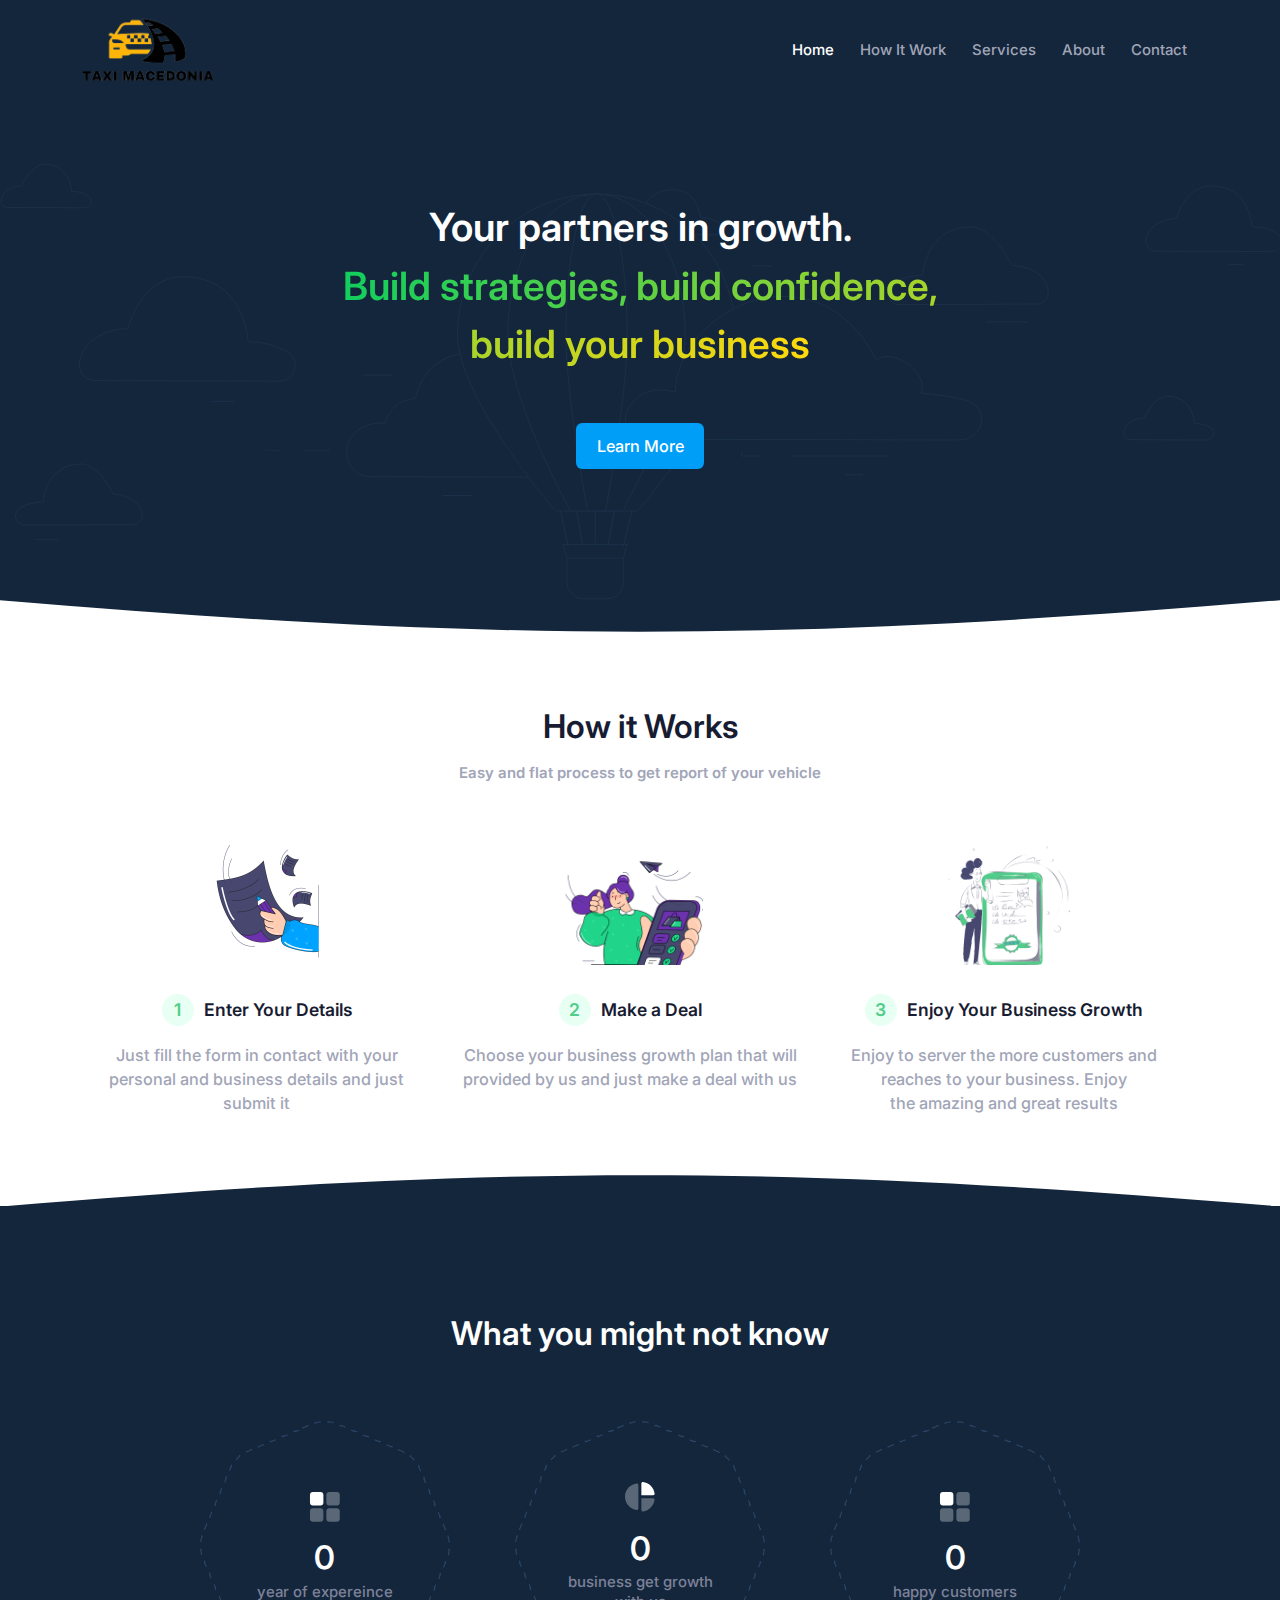
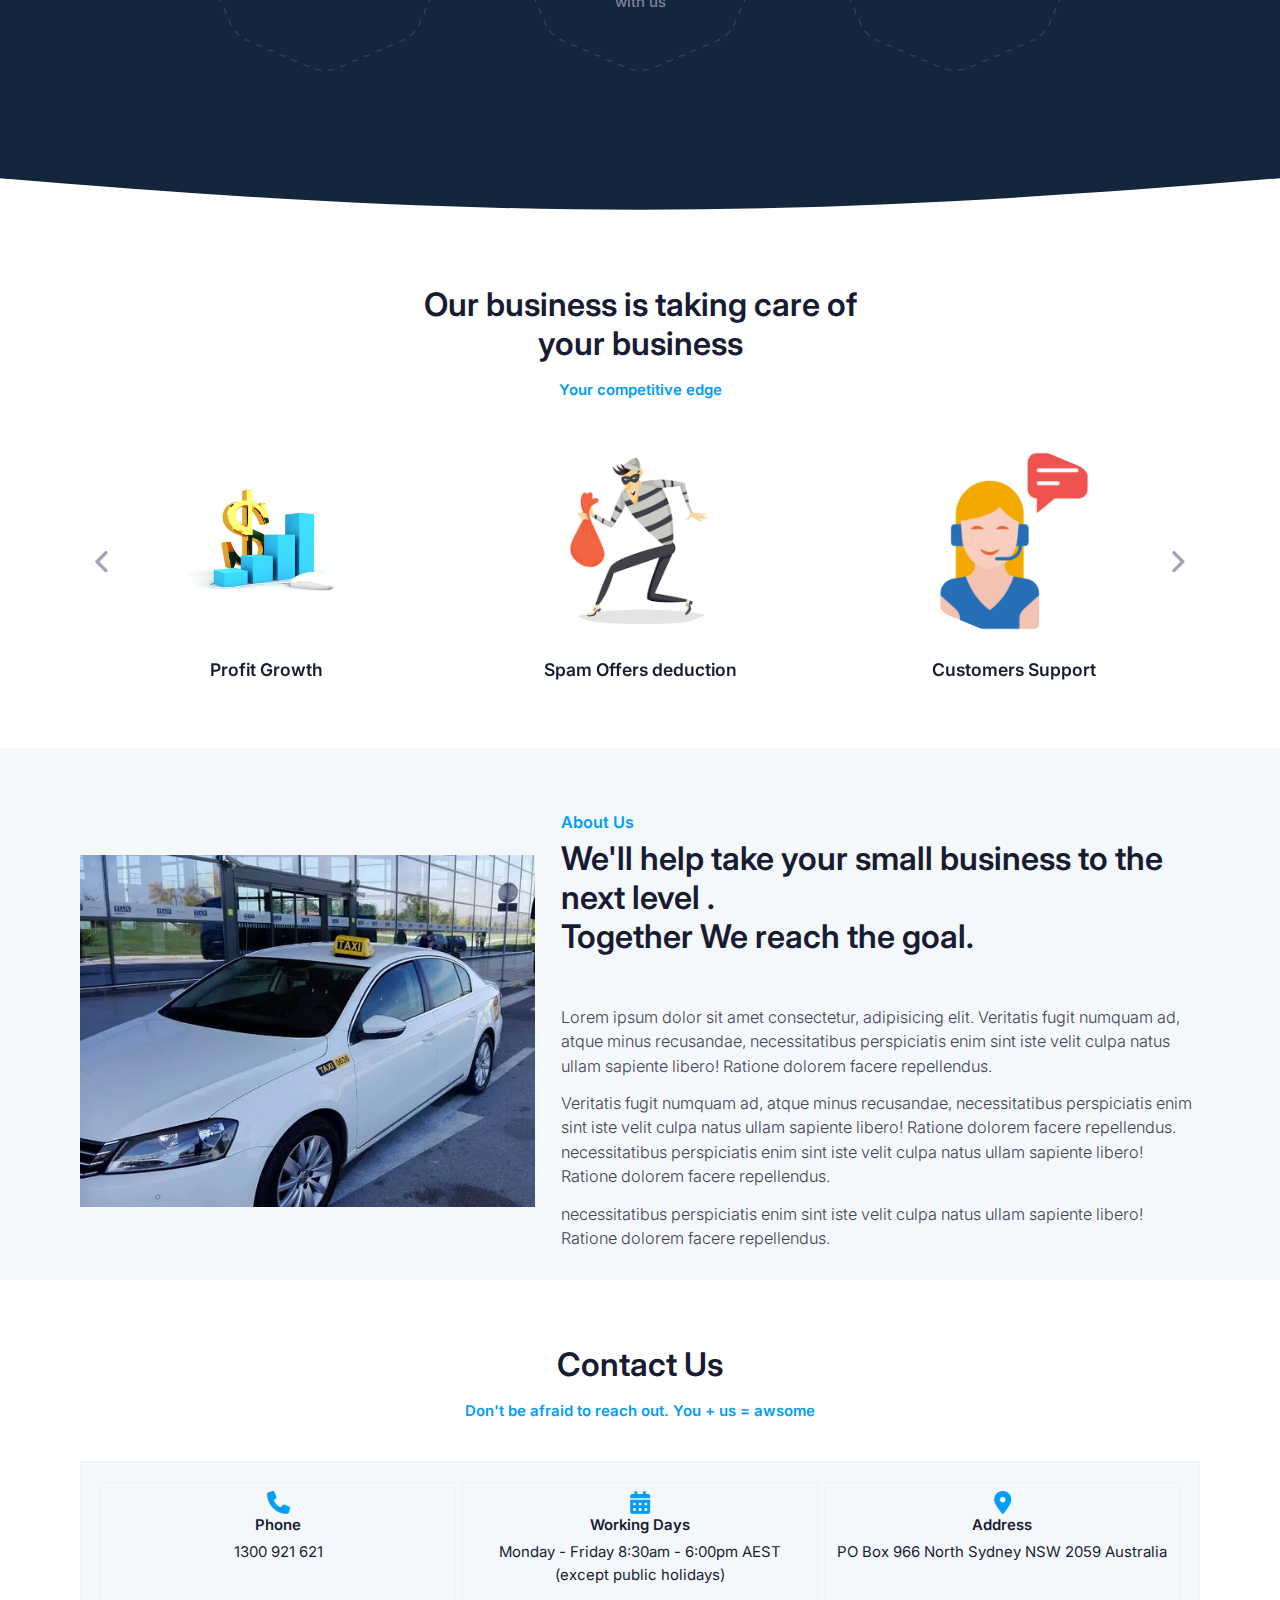
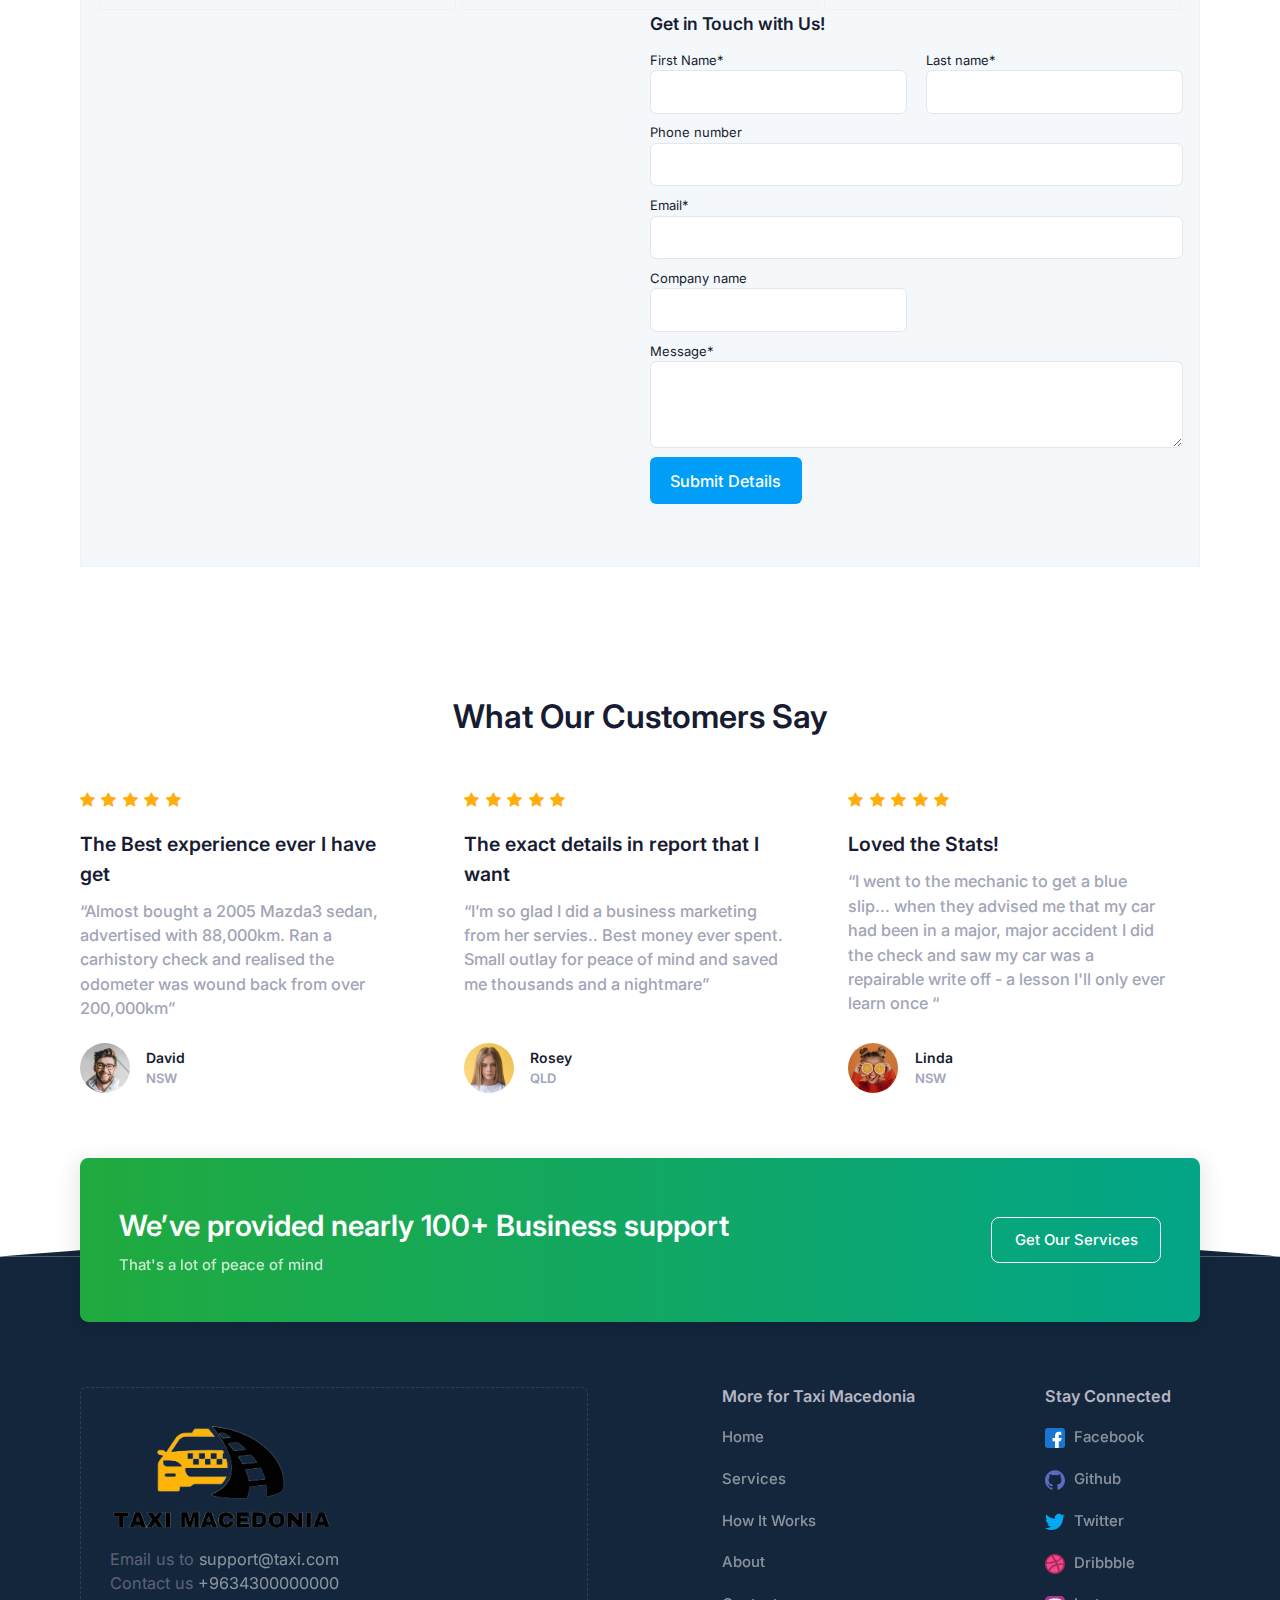
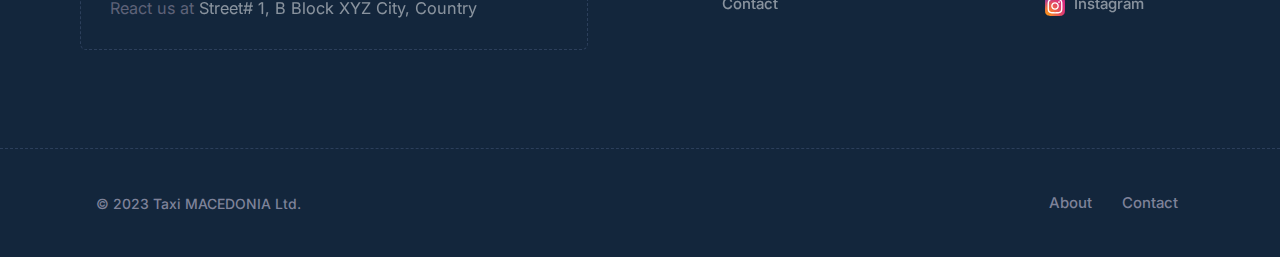
<file: TaxiWebsite/Taxi/Taxi/index copy.html>
<!DOCTYPE html>

<html lang="en">
<!--begin::Head-->

<head>
    <base href="" />
    <title>Taxi Macedonia | Quantum Business / Consulting </title>
    <meta charset="utf-8" />
    <meta name="description" content="Car History Check and Vehicle Repor" />
    <meta name="keywords"
        content="car, vehicle, history, car report, report, PPSR, PPSR Certificate, Car History, Car Report, Car Data, Inspect Car" />
    <meta name="viewport" content="width=device-width, initial-scale=1" />
    <meta property="og:locale" content="en_US" />
    <meta property="og:type" content="article" />
    <meta property="og:title"
        content="Carrios | Car, vehicle, history, car report, report, PPSR, PPSR Certificate, Car History, Car Report, Car Data, Inspect Car" />
    <meta property="og:site_name" content="Carrios | Car History" />
    <link rel="shortcut icon" href="assets/media/logos/favicon.png" />
    <!--begin::Fonts(mandatory for all pages)-->
    <link rel="stylesheet" href="https://fonts.googleapis.com/css?family=Inter:300,400,500,600,700" />
    <!--end::Fonts-->
    <!--begin::Global Stylesheets Bundle(mandatory for all pages)-->
    <link href="assets/plugins/global/plugins.bundle.css" rel="stylesheet" type="text/css" />
    <link href="assets/css/style.bundle.css" rel="stylesheet" type="text/css" />
    <!--end::Global Stylesheets Bundle-->
</head>
<!--end::Head-->
<!--begin::Body-->

<body id="kt_body" data-bs-spy="scroll" data-bs-target="#kt_landing_menu" class="bg-white position-relative app-blank">
    <!--begin::Root-->
    <div class="d-flex flex-column flex-root" id="kt_app_root">
        <!--begin::Header Section-->
        <div class="mb-0" id="home">
            <!--begin::Wrapper-->
            <div class="bgi-no-repeat bgi-size-contain bgi-position-x-center bgi-position-y-bottom landing-dark-bg"
                style="background-image: url(assets/media/svg/illustrations/landing.svg)">
                <!--begin::Header-->
                <div class="landing-header" data-kt-sticky="true" data-kt-sticky-name="landing-header"
                    data-kt-sticky-offset="{default: '200px', lg: '300px'}">
                    <!--begin::Container-->
                    <div class="container">
                        <!--begin::Wrapper-->
                        <div class="d-flex align-items-center justify-content-between">
                            <!--begin::Logo-->
                            <div class="d-flex align-items-center flex-equal">
                                <!--begin::Mobile menu toggle-->
                                <button class="btn btn-icon btn-active-color-primary me-3 d-flex d-lg-none"
                                    id="kt_landing_menu_toggle">
                                    <!--begin::Svg Icon | path: icons/duotune/abstract/abs015.svg-->
                                    <span class="svg-icon svg-icon-2hx">
                                        <svg width="24" height="24" viewBox="0 0 24 24" fill="none"
                                            xmlns="http://www.w3.org/2000/svg">
                                            <path
                                                d="M21 7H3C2.4 7 2 6.6 2 6V4C2 3.4 2.4 3 3 3H21C21.6 3 22 3.4 22 4V6C22 6.6 21.6 7 21 7Z"
                                                fill="currentColor" />
                                            <path opacity="0.3"
                                                d="M21 14H3C2.4 14 2 13.6 2 13V11C2 10.4 2.4 10 3 10H21C21.6 10 22 10.4 22 11V13C22 13.6 21.6 14 21 14ZM22 20V18C22 17.4 21.6 17 21 17H3C2.4 17 2 17.4 2 18V20C2 20.6 2.4 21 3 21H21C21.6 21 22 20.6 22 20Z"
                                                fill="currentColor" />
                                        </svg>
                                    </span>
                                    <!--end::Svg Icon-->
                                </button>
                                <!--end::Mobile menu toggle-->
                                <!--begin::Logo image-->
                                <a href="index.html">
                                    <img alt="Logo" src="assets/media/logos/logo.png"
                                        class="logo-default h-50px h-lg-75px" />
                                    <img alt="Logo" src="assets/media/logos/logo.png"
                                        class="logo-sticky h-50px h-lg-75px" />
                                </a>
                                <!--end::Logo image-->
                            </div>
                            <!--end::Logo-->
                            <!--begin::Menu wrapper-->
                            <div class="d-lg-block" id="kt_header_nav_wrapper">
                                <div class="d-lg-block p-5 p-lg-0" data-kt-drawer="true"
                                    data-kt-drawer-name="landing-menu"
                                    data-kt-drawer-activate="{default: true, lg: false}" data-kt-drawer-overlay="true"
                                    data-kt-drawer-width="200px" data-kt-drawer-direction="start"
                                    data-kt-drawer-toggle="#kt_landing_menu_toggle" data-kt-swapper="true"
                                    data-kt-swapper-mode="prepend"
                                    data-kt-swapper-parent="{default: '#kt_body', lg: '#kt_header_nav_wrapper'}">
                                    <!--begin::Menu-->
                                    <div class="menu menu-column flex-nowrap menu-rounded menu-lg-row menu-title-gray-500 menu-state-title-primary nav nav-flush fs-5 fw-semibold"
                                        id="kt_landing_menu">
                                        <!--begin::Menu item-->
                                        <div class="menu-item">
                                            <!--begin::Menu link-->
                                            <a class="menu-link nav-link active py-3 px-4 px-xxl-6"
                                                href="index.html">Home</a>
                                            <!--end::Menu link-->
                                        </div>
                                        <!--begin::Menu item-->
                                        <div class="menu-item">
                                            <!--begin::Menu link-->
                                            <a class="menu-link nav-link py-3 px-4 px-xxl-6"
                                                href="index.html#how-it-work">How It Work</a>
                                            <!--end::Menu link-->
                                        </div>

                                        <div class="menu-item">
                                            <!--begin::Menu link-->
                                            <a class="menu-link nav-link  py-3 px-4 px-xxl-6"
                                                href="index.html#services">Services</a>
                                            <!--end::Menu link-->
                                        </div>

                                        <!--begin::Menu item-->
                                        <div class="menu-item">
                                            <!--begin::Menu link-->
                                            <a class="menu-link nav-link  py-3 px-4 px-xxl-6"
                                                href="index.html#about">About</a>
                                            <!--end::Menu link-->
                                        </div>

                                        <!--begin::Menu item-->
                                        <div class="menu-item">
                                            <!--begin::Menu link-->
                                            <a class="menu-link nav-link  py-3 px-4 px-xxl-6"
                                                href="index.html#contact">Contact</a>
                                            <!--end::Menu link-->
                                        </div>

                                    </div>
                                    <!--end::Menu-->
                                </div>
                            </div>
                            <!--end::Menu wrapper-->
                            <!--begin::Toolbar-->
                            <!-- <div class="flex-equal text-end ms-1">
									<a href="../../demo1/dist/authentication/layouts/basic/sign-in.html" class="btn btn-success">Sign In</a>
								</div> -->
                            <!--end::Toolbar-->
                        </div>
                        <!--end::Wrapper-->
                    </div>
                    <!--end::Container-->
                </div>
                <!--end::Header-->
                <?php
$active="home";
include("layout/header.html");
?>
                <!--begin::Landing hero-->
                <div class="d-flex flex-column flex-center w-100 min-h-350px min-h-lg-500px px-9">
                    <!--begin::Heading-->
                    <div class="text-center mb-5 mb-lg-10 py-10 py-lg-20">
                        <!--begin::Title-->
                        <h1 class="text-white lh-base fw-bold fs-2x fs-lg-3x mb-15">Your partners in growth.
                            <br />
                            <span
                                style="background: linear-gradient(to right, #12CE5D 0%, #FFD80C 100%);-webkit-background-clip: text;-webkit-text-fill-color: transparent;">
                                <span id="kt_landing_hero_text">Build strategies, build confidence, <br> build your
                                    business</span>
                            </span>
                        </h1>
                        <!--end::Title-->
                        <!--begin::Action-->

                        <a href="index.html" name="" class="btn fs-4 btn-primary">Learn More</a>

                        <!--end::Action-->
                    </div>
                    <!--end::Heading-->

                </div>
                <!--end::Landing hero-->
            </div>
            <div class="landing-curve landing-dark-color mb-10 mb-lg-20">
                <svg viewBox="15 12 1470 48" fill="none" xmlns="http://www.w3.org/2000/svg">
                    <path
                        d="M0 11C3.93573 11.3356 7.85984 11.6689 11.7725 12H1488.16C1492.1 11.6689 1496.04 11.3356 1500 11V12H1488.16C913.668 60.3476 586.282 60.6117 11.7725 12H0V11Z"
                        fill="currentColor"></path>
                </svg>
            </div>
        </div>
        <!--end::Header Section-->
        <div class="mb-n10 mb-lg-n20 z-index-2" id="how-it-work">
            <!--begin::Container-->
            <div class="container">
                <!--begin::Heading-->
                <div class="text-center mb-17">
                    <!--begin::Title-->
                    <h3 class="fs-2hx text-dark mb-5" id="how-it-works" data-kt-scroll-offset="{default: 100, lg: 150}">
                        How it Works</h3>
                    <!--end::Title-->
                    <!--begin::Text-->
                    <div class="fs-5 text-muted fw-bold">Easy and flat process to get report of your vehicle</div>
                    <!--end::Text-->
                </div>
                <!--end::Heading-->
                <!--begin::Row-->
                <div class="row w-100 gy-10 mb-md-20">
                    <!--begin::Col-->
                    <div class="col-md-4 px-5">
                        <!--begin::Story-->
                        <div class="text-center mb-10 mb-md-0">
                            <!--begin::Illustration-->
                            <img src="assets/media/illustrations/step1.png" class="mh-125px mb-9" alt="" />
                            <!--end::Illustration-->
                            <!--begin::Heading-->
                            <div class="d-flex flex-center mb-5">
                                <!--begin::Badge-->
                                <span class="badge badge-circle badge-light-success fw-bold p-5 me-3 fs-3">1</span>
                                <!--end::Badge-->
                                <!--begin::Title-->
                                <div class="fs-5 fs-lg-3 fw-bold text-dark">Enter Your Details</div>
                                <!--end::Title-->
                            </div>
                            <!--end::Heading-->
                            <!--begin::Description-->
                            <div class="fw-semibold fs-6 fs-lg-4 text-muted">Just fill the form in contact with your
                                personal and business details and just submit it</div>
                            <!--end::Description-->
                        </div>
                        <!--end::Story-->
                    </div>
                    <!--end::Col-->
                    <!--begin::Col-->
                    <div class="col-md-4 px-5">
                        <!--begin::Story-->
                        <div class="text-center mb-10 mb-md-0">
                            <!--begin::Illustration-->
                            <img src="assets/media/illustrations/step2.png" class="mh-125px mb-9" alt="" />
                            <!--end::Illustration-->
                            <!--begin::Heading-->
                            <div class="d-flex flex-center mb-5">
                                <!--begin::Badge-->
                                <span class="badge badge-circle badge-light-success fw-bold p-5 me-3 fs-3">2</span>
                                <!--end::Badge-->
                                <!--begin::Title-->
                                <div class="fs-5 fs-lg-3 fw-bold text-dark">Make a Deal </div>
                                <!--end::Title-->
                            </div>
                            <!--end::Heading-->
                            <!--begin::Description-->
                            <div class="fw-semibold fs-6 fs-lg-4 text-muted">Choose your business growth plan that will
                                provided by us and just make a deal with us
                            </div>
                            <!--end::Description-->
                        </div>
                        <!--end::Story-->
                    </div>
                    <!--end::Col-->
                    <!--begin::Col-->
                    <div class="col-md-4 px-5">
                        <!--begin::Story-->
                        <div class="text-center mb-10 mb-md-0">
                            <!--begin::Illustration-->
                            <img src="assets/media/illustrations/step3.png" class="mh-125px mb-9" alt="" />
                            <!--end::Illustration-->
                            <!--begin::Heading-->
                            <div class="d-flex flex-center mb-5">
                                <!--begin::Badge-->
                                <span class="badge badge-circle badge-light-success fw-bold p-5 me-3 fs-3">3</span>
                                <!--end::Badge-->
                                <!--begin::Title-->
                                <div class="fs-5 fs-lg-3 fw-bold text-dark">Enjoy Your Business Growth</div>
                                <!--end::Title-->
                            </div>
                            <!--end::Heading-->
                            <!--begin::Description-->
                            <div class="fw-semibold fs-6 fs-lg-4 text-muted">Enjoy to server the more customers and
                                reaches to your business. Enjoy <br /> the amazing and great results</div>
                            <!--end::Description-->
                        </div>
                        <!--end::Story-->
                    </div>
                    <!--end::Col-->
                </div>
                <!--end::Row-->

            </div>
            <!--end::Container-->
        </div>
        <div class="mt-15">
            <!--begin::Curve top-->
            <div class="landing-curve landing-dark-color">
                <svg viewBox="15 -1 1470 48" fill="none" xmlns="http://www.w3.org/2000/svg">
                    <path
                        d="M1 48C4.93573 47.6644 8.85984 47.3311 12.7725 47H1489.16C1493.1 47.3311 1497.04 47.6644 1501 48V47H1489.16C914.668 -1.34764 587.282 -1.61174 12.7725 47H1V48Z"
                        fill="currentColor"></path>
                </svg>
            </div>
            <!--end::Curve top-->
            <div class="pb-15 pt-18 landing-dark-bg">
                <!--begin::Container-->
                <div class="container">
                    <!--begin::Heading-->
                    <div class="text-center mt-15 mb-18" id="achievements"
                        data-kt-scroll-offset="{default: 100, lg: 150}">
                        <!--begin::Title-->
                        <h3 class="fs-2hx text-white fw-bold mb-5">What you might not know</h3>
                    </div>
                    <!--end::Heading-->
                    <!--begin::Statistics-->
                    <div class="d-flex flex-center">
                        <!--begin::Items-->
                        <div class="d-flex flex-wrap flex-center justify-content-lg-between mb-15 mx-auto w-xl-900px">
                            <!--begin::Item-->
                            <div class="d-flex flex-column flex-center h-200px w-200px h-lg-250px w-lg-250px m-3 bgi-no-repeat bgi-position-center bgi-size-contain"
                                style="background-image: url('assets/media/svg/misc/octagon.svg')">
                                <!--begin::Symbol-->
                                <!--begin::Svg Icon | path: icons/duotune/general/gen025.svg-->
                                <span class="svg-icon svg-icon-2tx svg-icon-white mb-3">
                                    <svg width="24" height="24" viewBox="0 0 24 24" fill="none"
                                        xmlns="http://www.w3.org/2000/svg">
                                        <rect x="2" y="2" width="9" height="9" rx="2" fill="currentColor" />
                                        <rect opacity="0.3" x="13" y="2" width="9" height="9" rx="2"
                                            fill="currentColor" />
                                        <rect opacity="0.3" x="13" y="13" width="9" height="9" rx="2"
                                            fill="currentColor" />
                                        <rect opacity="0.3" x="2" y="13" width="9" height="9" rx="2"
                                            fill="currentColor" />
                                    </svg>
                                </span>
                                <!--begin::Info-->
                                <div class="mb-0 text-center">
                                    <!--begin::Value-->
                                    <div class="fs-lg-2hx fs-2x fw-bold text-white d-flex flex-center">
                                        <div class="min-w-70px" data-kt-countup="true" data-kt-countup-value="16">0
                                        </div>
                                    </div>
                                    <!--end::Value-->
                                    <!--begin::Label-->
                                    <span class="text-gray-600 fw-semibold fs-5 lh-0 ">year of expereince</span>
                                    <!--end::Label-->
                                </div>
                                <!--end::Info-->
                            </div>
                            <!--end::Item-->
                            <!--begin::Item-->
                            <div class="d-flex flex-column flex-center h-200px w-200px h-lg-250px w-lg-250px m-3 bgi-no-repeat bgi-position-center bgi-size-contain"
                                style="background-image: url('assets/media/svg/misc/octagon.svg')">
                                <!--begin::Symbol-->
                                <!--begin::Svg Icon | path: icons/duotune/graphs/gra008.svg-->
                                <span class="svg-icon svg-icon-2tx svg-icon-white mb-3">
                                    <svg width="24" height="24" viewBox="0 0 24 24" fill="none"
                                        xmlns="http://www.w3.org/2000/svg">
                                        <path
                                            d="M13 10.9128V3.01281C13 2.41281 13.5 1.91281 14.1 2.01281C16.1 2.21281 17.9 3.11284 19.3 4.61284C20.7 6.01284 21.6 7.91285 21.9 9.81285C22 10.4129 21.5 10.9128 20.9 10.9128H13Z"
                                            fill="currentColor" />
                                        <path opacity="0.3"
                                            d="M13 12.9128V20.8129C13 21.4129 13.5 21.9129 14.1 21.8129C16.1 21.6129 17.9 20.7128 19.3 19.2128C20.7 17.8128 21.6 15.9128 21.9 14.0128C22 13.4128 21.5 12.9128 20.9 12.9128H13Z"
                                            fill="currentColor" />
                                        <path opacity="0.3"
                                            d="M11 19.8129C11 20.4129 10.5 20.9129 9.89999 20.8129C5.49999 20.2129 2 16.5128 2 11.9128C2 7.31283 5.39999 3.51281 9.89999 3.01281C10.5 2.91281 11 3.41281 11 4.01281V19.8129Z"
                                            fill="currentColor" />
                                    </svg>
                                </span>
                                <!--end::Svg Icon-->
                                <!--end::Symbol-->
                                <!--begin::Info-->
                                <div class="mb-0 text-center">
                                    <!--begin::Value-->
                                    <div class="fs-lg-2hx fs-2x fw-bold text-white d-flex flex-center">
                                        <div class="min-w-70px" data-kt-countup="true" data-kt-countup-value="78"
                                            data-kt-countup-suffix="+">0</div>
                                    </div>
                                    <!--end::Value-->
                                    <!--begin::Label-->
                                    <span class="text-gray-600 fw-semibold fs-5 lh-0">business get growth <br> with
                                        us</span>
                                    <!--end::Label-->
                                </div>
                                <!--end::Info-->
                            </div>
                            <!--end::Item-->
                            <!--begin::Item-->
                            <div class="d-flex flex-column flex-center h-200px w-200px h-lg-250px w-lg-250px m-3 bgi-no-repeat bgi-position-center bgi-size-contain"
                                style="background-image: url('assets/media/svg/misc/octagon.svg')">
                                <!--begin::Symbol-->
                                <span class="svg-icon svg-icon-2tx svg-icon-white mb-3">
                                    <svg width="24" height="24" viewBox="0 0 24 24" fill="none"
                                        xmlns="http://www.w3.org/2000/svg">
                                        <rect x="2" y="2" width="9" height="9" rx="2" fill="currentColor" />
                                        <rect opacity="0.3" x="13" y="2" width="9" height="9" rx="2"
                                            fill="currentColor" />
                                        <rect opacity="0.3" x="13" y="13" width="9" height="9" rx="2"
                                            fill="currentColor" />
                                        <rect opacity="0.3" x="2" y="13" width="9" height="9" rx="2"
                                            fill="currentColor" />
                                    </svg>
                                </span>
                                <!--end::Symbol-->
                                <!--begin::Info-->
                                <div class="mb-0 text-center">
                                    <!--begin::Value-->
                                    <div class="fs-lg-2hx fs-2x fw-bold text-white d-flex flex-center">
                                        <div class="min-w-70px" data-kt-countup="true" data-kt-countup-value="64"
                                            data-kt-countup-suffix="+">0</div>
                                    </div>
                                    <!--end::Value-->
                                    <!--begin::Label-->
                                    <span class="text-gray-600 fw-semibold fs-5 lh-0">happy customers</span>
                                    <!--end::Label-->
                                </div>
                                <!--end::Info-->
                            </div>
                            <!--end::Item-->
                        </div>
                        <!--end::Items-->
                    </div>
                    <!--end::Statistics-->

                </div>
                <!--end::Container-->
            </div>
            <!--begin::Curve bottom-->
            <div class="landing-curve landing-dark-color">
                <svg viewBox="15 12 1470 48" fill="none" xmlns="http://www.w3.org/2000/svg">
                    <path
                        d="M0 11C3.93573 11.3356 7.85984 11.6689 11.7725 12H1488.16C1492.1 11.6689 1496.04 11.3356 1500 11V12H1488.16C913.668 60.3476 586.282 60.6117 11.7725 12H0V11Z"
                        fill="currentColor"></path>
                </svg>
            </div>
            <!--end::Curve bottom-->
        </div>
        <div class="py-10 py-lg-20">
            <!--begin::Container-->
            <div class="container">
                <!--begin::Heading-->
                <div class="text-center mb-12">
                    <!--begin::Title-->
                    <h3 class="fs-2hx text-dark mb-5" id="services" data-kt-scroll-offset="{default: 100, lg: 150}">Our
                        business is taking care of <br> your business</h3>
                    <!--end::Title-->
                    <!--begin::Sub-title-->
                    <div class="fs-5 text-primary fw-bold">Your competitive edge</div>
                    <!--end::Sub-title=-->
                </div>
                <!--end::Heading-->
                <!--begin::Slider-->
                <div class="tns tns-default" style="direction: ltr">
                    <!--begin::Wrapper-->
                    <div data-tns="true" data-tns-loop="true" data-tns-swipe-angle="false" data-tns-speed="2000"
                        data-tns-autoplay="true" data-tns-autoplay-timeout="18000" data-tns-controls="true"
                        data-tns-nav="false" data-tns-items="1" data-tns-center="false" data-tns-dots="false"
                        data-tns-prev-button="#kt_team_slider_prev" data-tns-next-button="#kt_team_slider_next"
                        data-tns-responsive="{1200: {items: 3}, 992: {items: 2}}">
                        <!--begin::Item-->
                        <div class="text-center">
                            <!--begin::Photo-->
                            <div class="octagon mx-auto mb-5 d-flex w-200px h-200px bgi-no-repeat bgi-size-contain bgi-position-center"
                                style="background-image:url('assets/media/avatars/finance.jpg')"></div>
                            <!--end::Photo-->
                            <!--begin::Person-->
                            <div class="mb-0">
                                <!--begin::Name-->
                                <a href="#" class="text-dark fw-bold text-hover-primary fs-3">Profit Growth</a>
                                <!--end::Name-->
                                <!--begin::Position
									<div class="text-muted fs-6 fw-semibold mt-1">Python Expert</div>
									begin::Position-->
                            </div>
                            <!--end::Person-->
                        </div>
                        <!--end::Item-->
                        <!--begin::Item-->
                        <div class="text-center">
                            <!--begin::Photo-->
                            <div class="octagon mx-auto mb-5 d-flex w-200px h-200px bgi-no-repeat bgi-size-contain bgi-position-center"
                                style="background-image:url('assets/media/avatars/stolen.png')"></div>
                            <!--end::Photo-->
                            <!--begin::Person-->
                            <div class="mb-0">
                                <!--begin::Name-->
                                <a href="#" class="text-dark fw-bold text-hover-primary fs-3">Spam Offers deduction</a>
                                <!--end::Name-->
                                <!--begin::Position
									<div class="text-muted fs-6 fw-semibold mt-1">Project Manager</div>
									begin::Position-->
                            </div>
                            <!--end::Person-->
                        </div>
                        <!--end::Item-->
                        <!--begin::Item-->

                        <!--end::Item-->
                        <!--begin::Item-->
                        <div class="text-center">
                            <!--begin::Photo-->
                            <div class="octagon mx-auto mb-5 d-flex w-200px h-200px bgi-no-repeat bgi-size-contain bgi-position-center"
                                style="background-image:url('assets/media/avatars/customer-support.png')"></div>
                            <!--end::Photo-->
                            <!--begin::Person-->
                            <div class="mb-0">
                                <!--begin::Name-->
                                <a href="#" class="text-dark fw-bold text-hover-primary fs-3">Customers Support</a>
                                <!--end::Name-->
                                <!--begin::Position
									<div class="text-muted fs-6 fw-semibold mt-1">Marketing Manager</div>
									begin::Position-->
                            </div>
                            <!--end::Person-->
                        </div>
                        <!--end::Item-->
                        <!--begin::Item-->
                        <div class="text-center">
                            <!--begin::Photo-->
                            <div class="octagon mx-auto mb-5 d-flex w-200px h-200px bgi-no-repeat bgi-size-contain bgi-position-center"
                                style="background-image:url('assets/media/avatars/customer-growth.jpg')"></div>
                            <!--end::Photo-->
                            <!--begin::Person-->
                            <div class="mb-0">
                                <!--begin::Name-->
                                <a href="#" class="text-dark fw-bold text-hover-primary fs-3">Customers Growth</a>
                                <!--end::Name-->
                                <!--begin::Position
									<div class="text-muted fs-6 fw-semibold mt-1">QA Managers</div>
									begin::Position-->
                            </div>
                            <!--end::Person-->
                        </div>
                        <!--end::Item-->
                    </div>
                    <!--end::Wrapper-->
                    <!--begin::Button-->
                    <button class="btn btn-icon btn-active-color-primary" id="kt_team_slider_prev">
                        <!--begin::Svg Icon | path: icons/duotune/arrows/arr074.svg-->
                        <span class="svg-icon svg-icon-3x">
                            <svg width="24" height="24" viewBox="0 0 24 24" fill="none"
                                xmlns="http://www.w3.org/2000/svg">
                                <path
                                    d="M11.2657 11.4343L15.45 7.25C15.8642 6.83579 15.8642 6.16421 15.45 5.75C15.0358 5.33579 14.3642 5.33579 13.95 5.75L8.40712 11.2929C8.01659 11.6834 8.01659 12.3166 8.40712 12.7071L13.95 18.25C14.3642 18.6642 15.0358 18.6642 15.45 18.25C15.8642 17.8358 15.8642 17.1642 15.45 16.75L11.2657 12.5657C10.9533 12.2533 10.9533 11.7467 11.2657 11.4343Z"
                                    fill="currentColor" />
                            </svg>
                        </span>
                        <!--end::Svg Icon-->
                    </button>
                    <!--end::Button-->
                    <!--begin::Button-->
                    <button class="btn btn-icon btn-active-color-primary" id="kt_team_slider_next">
                        <!--begin::Svg Icon | path: icons/duotune/arrows/arr071.svg-->
                        <span class="svg-icon svg-icon-3x">
                            <svg width="24" height="24" viewBox="0 0 24 24" fill="none"
                                xmlns="http://www.w3.org/2000/svg">
                                <path
                                    d="M12.6343 12.5657L8.45001 16.75C8.0358 17.1642 8.0358 17.8358 8.45001 18.25C8.86423 18.6642 9.5358 18.6642 9.95001 18.25L15.4929 12.7071C15.8834 12.3166 15.8834 11.6834 15.4929 11.2929L9.95001 5.75C9.5358 5.33579 8.86423 5.33579 8.45001 5.75C8.0358 6.16421 8.0358 6.83579 8.45001 7.25L12.6343 11.4343C12.9467 11.7467 12.9467 12.2533 12.6343 12.5657Z"
                                    fill="currentColor" />
                            </svg>
                        </span>
                        <!--end::Svg Icon-->
                    </button>
                    <!--end::Button-->
                </div>
                <!--end::Slider-->
            </div>
            <!--end::Container-->
        </div>
        <div class="bg-gray-100" id="about">
            <!--begin::Container-->
            <div class="container">
                <div class="row">
                    <div class="col-md-5">
                        <img src="assets/media/taxi1.png" class="w-100 mt-15 pt-18" alt="" srcset="">
                    </div>
                    <div class="col-md-7 p-5">
                        <h4 class="text-primary mt-15">About Us</h4>
                        <h3 class="fs-2hx text-dark mb-5" id="clients" data-kt-scroll-offset="{default: 125, lg: 150}">
                            We'll help take your small business to the next level . <br>
                            Together We reach the goal.</h3>
                        <div class="row mt-15">
                            <p class="text-gray-800 lead">Lorem ipsum dolor sit amet consectetur, adipisicing elit.
                                Veritatis fugit numquam ad,
                                atque minus recusandae,
                                necessitatibus perspiciatis enim sint iste velit culpa natus ullam sapiente libero!
                                Ratione dolorem facere repellendus.</p>
                            <p class="text-gray-800 lead">Veritatis fugit numquam ad,
                                atque minus recusandae,
                                necessitatibus perspiciatis enim sint iste velit culpa natus ullam sapiente libero!
                                Ratione dolorem facere repellendus.
                                necessitatibus perspiciatis enim sint iste velit culpa natus ullam sapiente libero!
                                Ratione dolorem facere repellendus.</p>
                            <p class="text-gray-800 lead">
                                necessitatibus perspiciatis enim sint iste velit culpa natus ullam sapiente libero!
                                Ratione dolorem facere repellendus.</p>
                        </div>
                    </div>
                </div>
            </div>
            <!--end::Container-->
        </div>

        <div class="py-10 py-lg-20" id="contact">
            <!--begin::Container-->
            <div class="container">
                <!--begin::Heading-->
                <div class="text-center mb-12">
                    <!--begin::Title-->
                    <h3 class="fs-2hx text-dark mb-5" id="services" data-kt-scroll-offset="{default: 100, lg: 150}">
                        Contact Us</h3>
                    <!--end::Title-->
                    <!--begin::Sub-title-->
                    <div class="fs-5 text-primary fw-bold">Don't be afraid to reach out. You + us = awsome</div>
                    <!--end::Sub-title=-->
                </div>
                <!--end::Heading-->
                <form action="" class="p-5 border bg-gray-100" method="post">
                    <div class=" mb-10 ">
                        <div class="d-flex">
                            <div class="col text-center border m-1 p-3">
                                <i class="fas fa-phone fs-1 text-primary"></i>
                                <h5>Phone</h5>
                                <p class="fs-5">1300 921 621</p>
                            </div>
                            <div class="col text-center border m-1 p-3">
                                <i class="fas fa-calendar-alt   fs-1 text-primary"></i>
                                <h5>Working Days</h5>
                                <p class="fs-5">Monday - Friday 8:30am - 6:00pm AEST (except public holidays)</p>
                            </div>
                            <div class="col text-center border m-1 p-3">
                                <i class="fas fa-map-marker-alt fs-1 text-primary"></i>
                                <h5>Address</h5>
                                <p class="fs-5">PO Box 966
                                    North Sydney NSW 2059
                                    Australia</p>
                            </div>

                        </div>
                        <form action="" class="p-5 border bg-gray-100" method="post">
                            <div class="row">
                                <div class="col-md-6 p-5 mt-5">
                                    <iframe
                                        src="https://www.google.com/maps/embed?pb=!1m18!1m12!1m3!1d3079020.909570976!2d19.59507100670803!3d41.09398502214394!2m3!1f0!2f0!3f0!3m2!1i1024!2i768!4f13.1!3m3!1m2!1s0x1354159f70bc4809%3A0xe0f25ad6c81fc5b1!2sNorth%20Macedonia!5e0!3m2!1sen!2s!4v1678564832378!5m2!1sen!2s"
                                        width="100%" height="450" style="border:0;" allowfullscreen="" loading="lazy"
                                        referrerpolicy="no-referrer-when-downgrade"></iframe>
                                </div>
                                <div class="col-md-6">
                                    <h3>Get in Touch with Us!</h3>
                                    <div class="row mt-5">
                                        <div class="col-md-6 mb-3">
                                            <label for="">First Name*</label>
                                            <input type="text" name="first_name" required class="form-control" id="">
                                        </div>
                                        <div class="col-md-6 mb-3">
                                            <label for="">Last name*</label>
                                            <input type="text" name="last_name" required class="form-control" id="">
                                        </div>
                                        <div class="col-md-12 mb-3">
                                            <label for="">Phone number</label>
                                            <input type="number" name="last_name" class="form-control" id="">
                                        </div>
                                        <div class="col-md-12 mb-3">
                                            <label for="">Email*</label>
                                            <input type="email" name="email" required class="form-control" id="">
                                        </div>
                                        <div class="col-md-6 mb-3">
                                            <label for="">Company name</label>
                                            <input type="number" name="company_name" class="form-control" id="">
                                        </div>
                                        <div class="col-md-12 mb-3">
                                            <label for="">Message*</label>
                                            <textarea name="" required class="form-control" id="" cols="30"
                                                rows="3"></textarea>
                                        </div>
                                        <div class="col-md-12 mb-3">
                                            <button type="submit" name="" class="btn fs-4  btn-primary">Submit
                                                Details</button>
                                        </div>
                                    </div>
                                </div>
                            </div>

                        </form>
                    </div>

            </div>
            <!--end::Container-->
        </div>

        <div class="mt-20 mb-n20 position-relative z-index-2">
            <!--begin::Container-->
            <div class="container">
                <!--begin::Heading-->
                <div class="text-center mb-17">
                    <!--begin::Title-->
                    <h3 class="fs-2hx text-dark mb-5" id="clients" data-kt-scroll-offset="{default: 125, lg: 150}">What
                        Our Customers Say</h3>
                    <!--end::Title-->
                </div>
                <!--end::Heading-->
                <!--begin::Row-->
                <div class="row g-lg-10 mb-10 mb-lg-20">
                    <!--begin::Col-->
                    <div class="col-lg-4">
                        <!--begin::Testimonial-->
                        <div
                            class="d-flex flex-column justify-content-between h-lg-100 px-10 px-lg-0 pe-lg-10 mb-15 mb-lg-0">
                            <!--begin::Wrapper-->
                            <div class="mb-7">
                                <!--begin::Rating-->
                                <div class="rating mb-6">
                                    <div class="rating-label me-2 checked">
                                        <i class="bi bi-star-fill fs-5"></i>
                                    </div>
                                    <div class="rating-label me-2 checked">
                                        <i class="bi bi-star-fill fs-5"></i>
                                    </div>
                                    <div class="rating-label me-2 checked">
                                        <i class="bi bi-star-fill fs-5"></i>
                                    </div>
                                    <div class="rating-label me-2 checked">
                                        <i class="bi bi-star-fill fs-5"></i>
                                    </div>
                                    <div class="rating-label me-2 checked">
                                        <i class="bi bi-star-fill fs-5"></i>
                                    </div>
                                </div>
                                <!--end::Rating-->
                                <!--begin::Title-->
                                <div class="fs-2 fw-bold text-dark mb-3">The Best experience ever I have get</div>
                                <!--end::Title-->
                                <!--begin::Feedback-->
                                <div class="text-gray-500 fw-semibold fs-4">“Almost bought a 2005 Mazda3 sedan,
                                    advertised with 88,000km. Ran a carhistory check and realised the odometer was wound
                                    back from over 200,000km”</div>
                                <!--end::Feedback-->
                            </div>
                            <!--end::Wrapper-->
                            <!--begin::Author-->
                            <div class="d-flex align-items-center">
                                <!--begin::Avatar-->
                                <div class="symbol symbol-circle symbol-50px me-5">
                                    <img src="assets/media/avatars/300-1.jpg" class="" alt="" />
                                </div>
                                <!--end::Avatar-->
                                <!--begin::Name-->
                                <div class="flex-grow-1">
                                    <a href="#" class="text-dark fw-bold text-hover-primary fs-6">David</a>
                                    <span class="text-muted d-block fw-bold">NSW</span>
                                </div>
                                <!--end::Name-->
                            </div>
                            <!--end::Author-->
                        </div>
                        <!--end::Testimonial-->
                    </div>
                    <!--end::Col-->
                    <!--begin::Col-->
                    <div class="col-lg-4">
                        <!--begin::Testimonial-->
                        <div
                            class="d-flex flex-column justify-content-between h-lg-100 px-10 px-lg-0 pe-lg-10 mb-15 mb-lg-0">
                            <!--begin::Wrapper-->
                            <div class="mb-7">
                                <!--begin::Rating-->
                                <div class="rating mb-6">
                                    <div class="rating-label me-2 checked">
                                        <i class="bi bi-star-fill fs-5"></i>
                                    </div>
                                    <div class="rating-label me-2 checked">
                                        <i class="bi bi-star-fill fs-5"></i>
                                    </div>
                                    <div class="rating-label me-2 checked">
                                        <i class="bi bi-star-fill fs-5"></i>
                                    </div>
                                    <div class="rating-label me-2 checked">
                                        <i class="bi bi-star-fill fs-5"></i>
                                    </div>
                                    <div class="rating-label me-2 checked">
                                        <i class="bi bi-star-fill fs-5"></i>
                                    </div>
                                </div>
                                <!--end::Rating-->
                                <!--begin::Title-->
                                <div class="fs-2 fw-bold text-dark mb-3">The exact details in report that I want</div>
                                <!--end::Title-->
                                <!--begin::Feedback-->
                                <div class="text-gray-500 fw-semibold fs-4">“I’m so glad I did a business marketing from
                                    her servies.. Best money ever spent. Small outlay for peace of mind and saved me
                                    thousands and a nightmare”</div>
                                <!--end::Feedback-->
                            </div>
                            <!--end::Wrapper-->
                            <!--begin::Author-->
                            <div class="d-flex align-items-center">
                                <!--begin::Avatar-->
                                <div class="symbol symbol-circle symbol-50px me-5">
                                    <img src="assets/media/avatars/300-2.jpg" class="" alt="" />
                                </div>
                                <!--end::Avatar-->
                                <!--begin::Name-->
                                <div class="flex-grow-1">
                                    <a href="#" class="text-dark fw-bold text-hover-primary fs-6">Rosey</a>
                                    <span class="text-muted d-block fw-bold">QLD</span>
                                </div>
                                <!--end::Name-->
                            </div>
                            <!--end::Author-->
                        </div>
                        <!--end::Testimonial-->
                    </div>
                    <!--end::Col-->
                    <!--begin::Col-->
                    <div class="col-lg-4">
                        <!--begin::Testimonial-->
                        <div
                            class="d-flex flex-column justify-content-between h-lg-100 px-10 px-lg-0 pe-lg-10 mb-15 mb-lg-0">
                            <!--begin::Wrapper-->
                            <div class="mb-7">
                                <!--begin::Rating-->
                                <div class="rating mb-6">
                                    <div class="rating-label me-2 checked">
                                        <i class="bi bi-star-fill fs-5"></i>
                                    </div>
                                    <div class="rating-label me-2 checked">
                                        <i class="bi bi-star-fill fs-5"></i>
                                    </div>
                                    <div class="rating-label me-2 checked">
                                        <i class="bi bi-star-fill fs-5"></i>
                                    </div>
                                    <div class="rating-label me-2 checked">
                                        <i class="bi bi-star-fill fs-5"></i>
                                    </div>
                                    <div class="rating-label me-2 checked">
                                        <i class="bi bi-star-fill fs-5"></i>
                                    </div>
                                </div>
                                <!--end::Rating-->
                                <!--begin::Title-->
                                <div class="fs-2 fw-bold text-dark mb-3">Loved the Stats!</div>
                                <!--end::Title-->
                                <!--begin::Feedback-->
                                <div class="text-gray-500 fw-semibold fs-4">“I went to the mechanic to get a blue
                                    slip... when they advised me that my car had been in a major, major accident I did
                                    the check and saw my car was a repairable write off - a lesson I'll only ever learn
                                    once “</div>
                                <!--end::Feedback-->
                            </div>
                            <!--end::Wrapper-->
                            <!--begin::Author-->
                            <div class="d-flex align-items-center">
                                <!--begin::Avatar-->
                                <div class="symbol symbol-circle symbol-50px me-5">
                                    <img src="assets/media/avatars/300-16.jpg" class="" alt="" />
                                </div>
                                <!--end::Avatar-->
                                <!--begin::Name-->
                                <div class="flex-grow-1">
                                    <a href="#" class="text-dark fw-bold text-hover-primary fs-6">Linda</a>
                                    <span class="text-muted d-block fw-bold">NSW </span>
                                </div>
                                <!--end::Name-->
                            </div>
                            <!--end::Author-->
                        </div>
                        <!--end::Testimonial-->
                    </div>
                    <!--end::Col-->
                </div>

                <!--begin::Highlight-->
                <div class="d-flex flex-stack flex-wrap flex-md-nowrap card-rounded shadow p-8 p-lg-12 mb-n5 mb-lg-n13"
                    style="background: linear-gradient(90deg, #20AA3E 0%, #03A588 100%);">
                    <!--begin::Content-->
                    <div class="my-2 me-5">
                        <!--begin::Title-->
                        <div class="fs-1 fs-lg-2qx fw-bold text-white mb-2">We’ve provided nearly 100+ Business support
                        </div>
                        <!--end::Title-->
                        <!--begin::Description-->
                        <div class="fs-6 fs-lg-5 text-white fw-semibold opacity-75">That's a lot of peace of mind</div>
                        <!--end::Description-->
                    </div>
                    <!--end::Content-->
                    <!--begin::Link-->
                    <a href="index.html#services"
                        class="btn btn-lg btn-outline border-2 btn-outline-white flex-shrink-0 my-2">Get Our
                        Services</a>
                    <!--end::Link-->
                </div>
                <!--end::Highlight-->
            </div>
            <!--end::Container-->
        </div>


        <div class="mb-0">
            <!--begin::Curve top-->
            <div class="landing-curve landing-dark-color">
                <svg viewBox="15 -1 1470 48" fill="none" xmlns="http://www.w3.org/2000/svg">
                    <path
                        d="M1 48C4.93573 47.6644 8.85984 47.3311 12.7725 47H1489.16C1493.1 47.3311 1497.04 47.6644 1501 48V47H1489.16C914.668 -1.34764 587.282 -1.61174 12.7725 47H1V48Z"
                        fill="currentColor"></path>
                </svg>
            </div>
            <!--end::Curve top-->
            <!--begin::Wrapper-->
            <div class="landing-dark-bg pt-20">
                <!--begin::Container-->
                <div class="container">
                    <!--begin::Row-->
                    <div class="row py-10 py-lg-20">
                        <!--begin::Col-->
                        <div class="col-lg-6 pe-lg-16 mb-10 mb-lg-0">
                            <!--begin::Block-->
                            <div class="rounded landing-dark-border p-9 mb-10">
                                <!--begin::Title-->
                                <h2 class="text-white">
                                    <img src="assets/media/logos/logo.png" width="50%" alt="" srcset="">
                                </h2>
                                <!--end::Title-->
                                <!--begin::Text-->
                                <span class="fw-normal fs-4 text-gray-700">Email us to
                                    <a href="https://taxi.com/support"
                                        class="text-white opacity-50 text-hover-primary">support@taxi.com</a></span>
                                <br>

                                <span class="fw-normal fs-4 text-gray-700">Contact us
                                    <a href="https://taxi.com/support"
                                        class="text-white opacity-50 text-hover-primary">+9634300000000</a></span> <br>

                                <span class="fw-normal fs-4 text-gray-700">React us at
                                    <a href="https://taxi.com/support"
                                        class="text-white opacity-50 text-hover-primary">Street# 1, B Block XYZ City,
                                        Country </a></span>
                                <!--end::Text-->
                            </div>
                            <!--end::Block-->

                        </div>
                        <!--end::Col-->
                        <!--begin::Col-->
                        <div class="col-lg-6 ps-lg-16">
                            <!--begin::Navs-->
                            <div class="d-flex justify-content-center">
                                <!--begin::Links-->
                                <div class="d-flex fw-semibold flex-column me-20">
                                    <!--begin::Subtitle-->
                                    <h4 class="fw-bold text-gray-400 mb-6">More for Taxi Macedonia</h4>
                                    <!--end::Subtitle-->
                                    <!--begin::Link-->
                                    <a href="index.html"
                                        class="text-white opacity-50 text-hover-primary fs-5 mb-6">Home</a>
                                    <!--end::Link-->
                                    <!--begin::Link-->
                                    <a href="index.html#services"
                                        class="text-white opacity-50 text-hover-primary fs-5 mb-6">Services</a>
                                    <!--end::Link-->
                                    <!--begin::Link-->
                                    <a href="index.html#how-it-work"
                                        class="text-white opacity-50 text-hover-primary fs-5 mb-6">How It Works</a>
                                    <!--end::Link-->
                                    <!--begin::Link-->
                                    <a href="index.html#about"
                                        class="text-white opacity-50 text-hover-primary fs-5 mb-6">About</a>
                                    <!--end::Link-->
                                    <!--begin::Link-->
                                    <a href="index.html#contact"
                                        class="text-white opacity-50 text-hover-primary fs-5 mb-6">Contact</a>
                                    <!--end::Link-->
                                </div>
                                <!--end::Links-->
                                <!--begin::Links-->
                                <div class="d-flex fw-semibold flex-column ms-lg-20">
                                    <!--begin::Subtitle-->
                                    <h4 class="fw-bold text-gray-400 mb-6">Stay Connected</h4>
                                    <!--end::Subtitle-->
                                    <!--begin::Link-->
                                    <a href="https://www.facebook.com/taxi" class="mb-6">
                                        <img src="assets/media/svg/brand-logos/facebook-4.svg" class="h-20px me-2"
                                            alt="" />
                                        <span class="text-white opacity-50 text-hover-primary fs-5 mb-6">Facebook</span>
                                    </a>
                                    <!--end::Link-->
                                    <!--begin::Link-->
                                    <a href="https://github.com/taxiHub" class="mb-6">
                                        <img src="assets/media/svg/brand-logos/github.svg" class="h-20px me-2" alt="" />
                                        <span class="text-white opacity-50 text-hover-primary fs-5 mb-6">Github</span>
                                    </a>
                                    <!--end::Link-->
                                    <!--begin::Link-->
                                    <a href="https://twitter.com/taxi" class="mb-6">
                                        <img src="assets/media/svg/brand-logos/twitter.svg" class="h-20px me-2"
                                            alt="" />
                                        <span class="text-white opacity-50 text-hover-primary fs-5 mb-6">Twitter</span>
                                    </a>
                                    <!--end::Link-->
                                    <!--begin::Link-->
                                    <a href="https://dribbble.com/taxi" class="mb-6">
                                        <img src="assets/media/svg/brand-logos/dribbble-icon-1.svg" class="h-20px me-2"
                                            alt="" />
                                        <span class="text-white opacity-50 text-hover-primary fs-5 mb-6">Dribbble</span>
                                    </a>
                                    <!--end::Link-->
                                    <!--begin::Link-->
                                    <a href="https://www.instagram.com/taxi" class="mb-6">
                                        <img src="assets/media/svg/brand-logos/instagram-2-1.svg" class="h-20px me-2"
                                            alt="" />
                                        <span
                                            class="text-white opacity-50 text-hover-primary fs-5 mb-6">Instagram</span>
                                    </a>
                                    <!--end::Link-->
                                </div>
                                <!--end::Links-->
                            </div>
                            <!--end::Navs-->
                        </div>
                        <!--end::Col-->
                    </div>
                    <!--end::Row-->
                </div>
                <!--end::Container-->
                <!--begin::Separator-->
                <div class="landing-dark-separator"></div>
                <!--end::Separator-->
                <!--begin::Container-->
                <div class="container">
                    <!--begin::Wrapper-->
                    <div class="d-flex flex-column flex-md-row flex-stack py-7 py-lg-10">
                        <!--begin::Copyright-->
                        <div class="d-flex align-items-center order-2 order-md-1">

                            <!--begin::Logo image-->
                            <span class="mx-5 fs-6 fw-semibold text-gray-600 pt-1" href="https://taxi.com">&copy; 2023
                                Taxi MACEDONIA Ltd.</span>
                            <!--end::Logo image-->
                        </div>
                        <!--end::Copyright-->
                        <!--begin::Menu-->
                        <ul class="menu menu-gray-600 menu-hover-primary fw-semibold fs-6 fs-md-5 order-1 mb-5 mb-md-0">
                            <li class="menu-item">
                                <a href="https://taxi.com" target="_blank" class="menu-link px-2">About</a>
                            </li>
                            <li class="menu-item mx-5">
                                <a href="https://devs.taxi.com" target="_blank" class="menu-link px-2">Contact</a>
                            </li>
                        </ul>
                        <!--end::Menu-->
                    </div>
                    <!--end::Wrapper-->
                </div>
                <!--end::Container-->
            </div>
            <!--end::Wrapper-->
        </div>
        <!--end::Footer Section-->

    </div>

    <!--begin::Scrolltop-->
    <div id="kt_scrolltop" class="scrolltop" data-kt-scrolltop="true">
        <!--begin::Svg Icon | path: icons/duotune/arrows/arr066.svg-->
        <span class="svg-icon">
            <svg width="24" height="24" viewBox="0 0 24 24" fill="none" xmlns="http://www.w3.org/2000/svg">
                <rect opacity="0.5" x="13" y="6" width="13" height="2" rx="1" transform="rotate(90 13 6)"
                    fill="currentColor" />
                <path
                    d="M12.5657 8.56569L16.75 12.75C17.1642 13.1642 17.8358 13.1642 18.25 12.75C18.6642 12.3358 18.6642 11.6642 18.25 11.25L12.7071 5.70711C12.3166 5.31658 11.6834 5.31658 11.2929 5.70711L5.75 11.25C5.33579 11.6642 5.33579 12.3358 5.75 12.75C6.16421 13.1642 6.83579 13.1642 7.25 12.75L11.4343 8.56569C11.7467 8.25327 12.2533 8.25327 12.5657 8.56569Z"
                    fill="currentColor" />
            </svg>
        </span>
        <!--end::Svg Icon-->
    </div>
    <!--end::Scrolltop-->
    <!--begin::Javascript-->
    <script>var hostUrl = "assets/";</script>
    <script src="assets/plugins/global/plugins.bundle.js"></script>
    <script src="assets/js/scripts.bundle.js"></script>
    <script src="assets/js/custom/landing.js"></script>
</body>
<!--end::Body-->

</html>
</file>
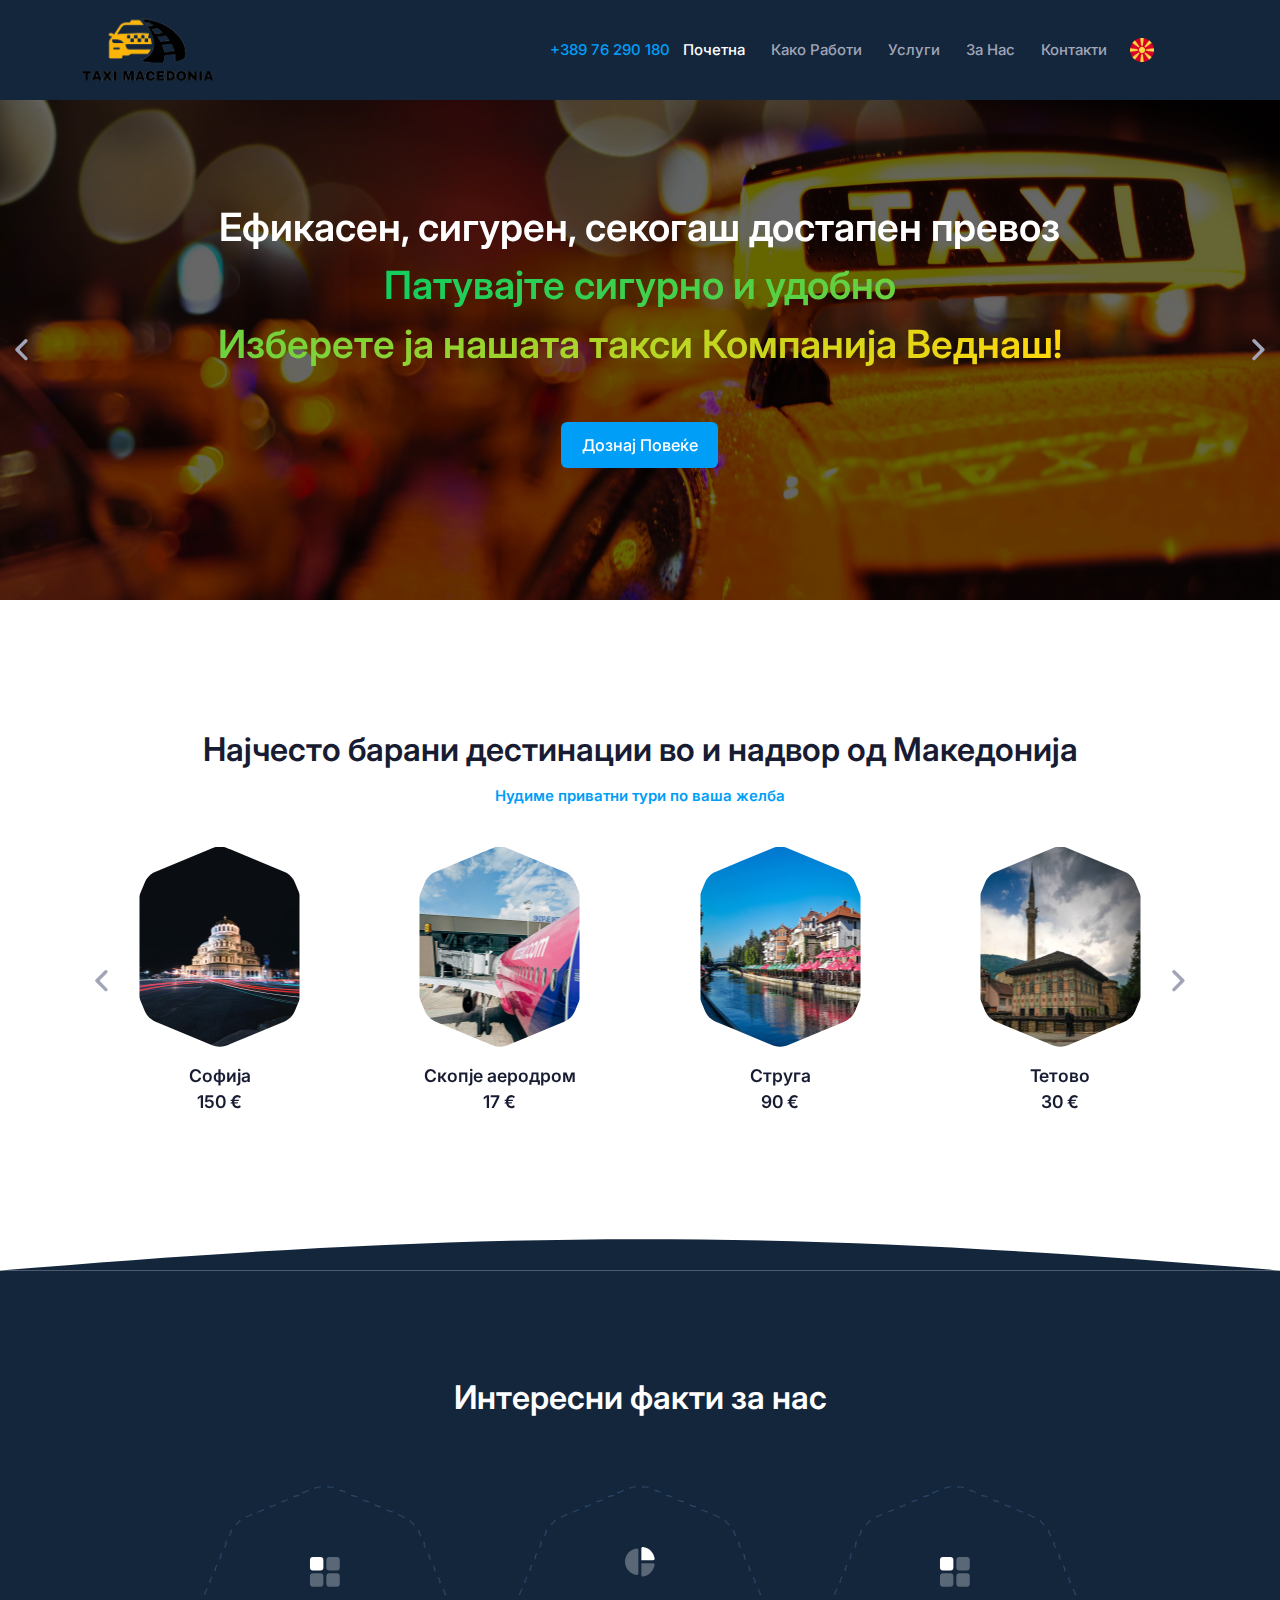
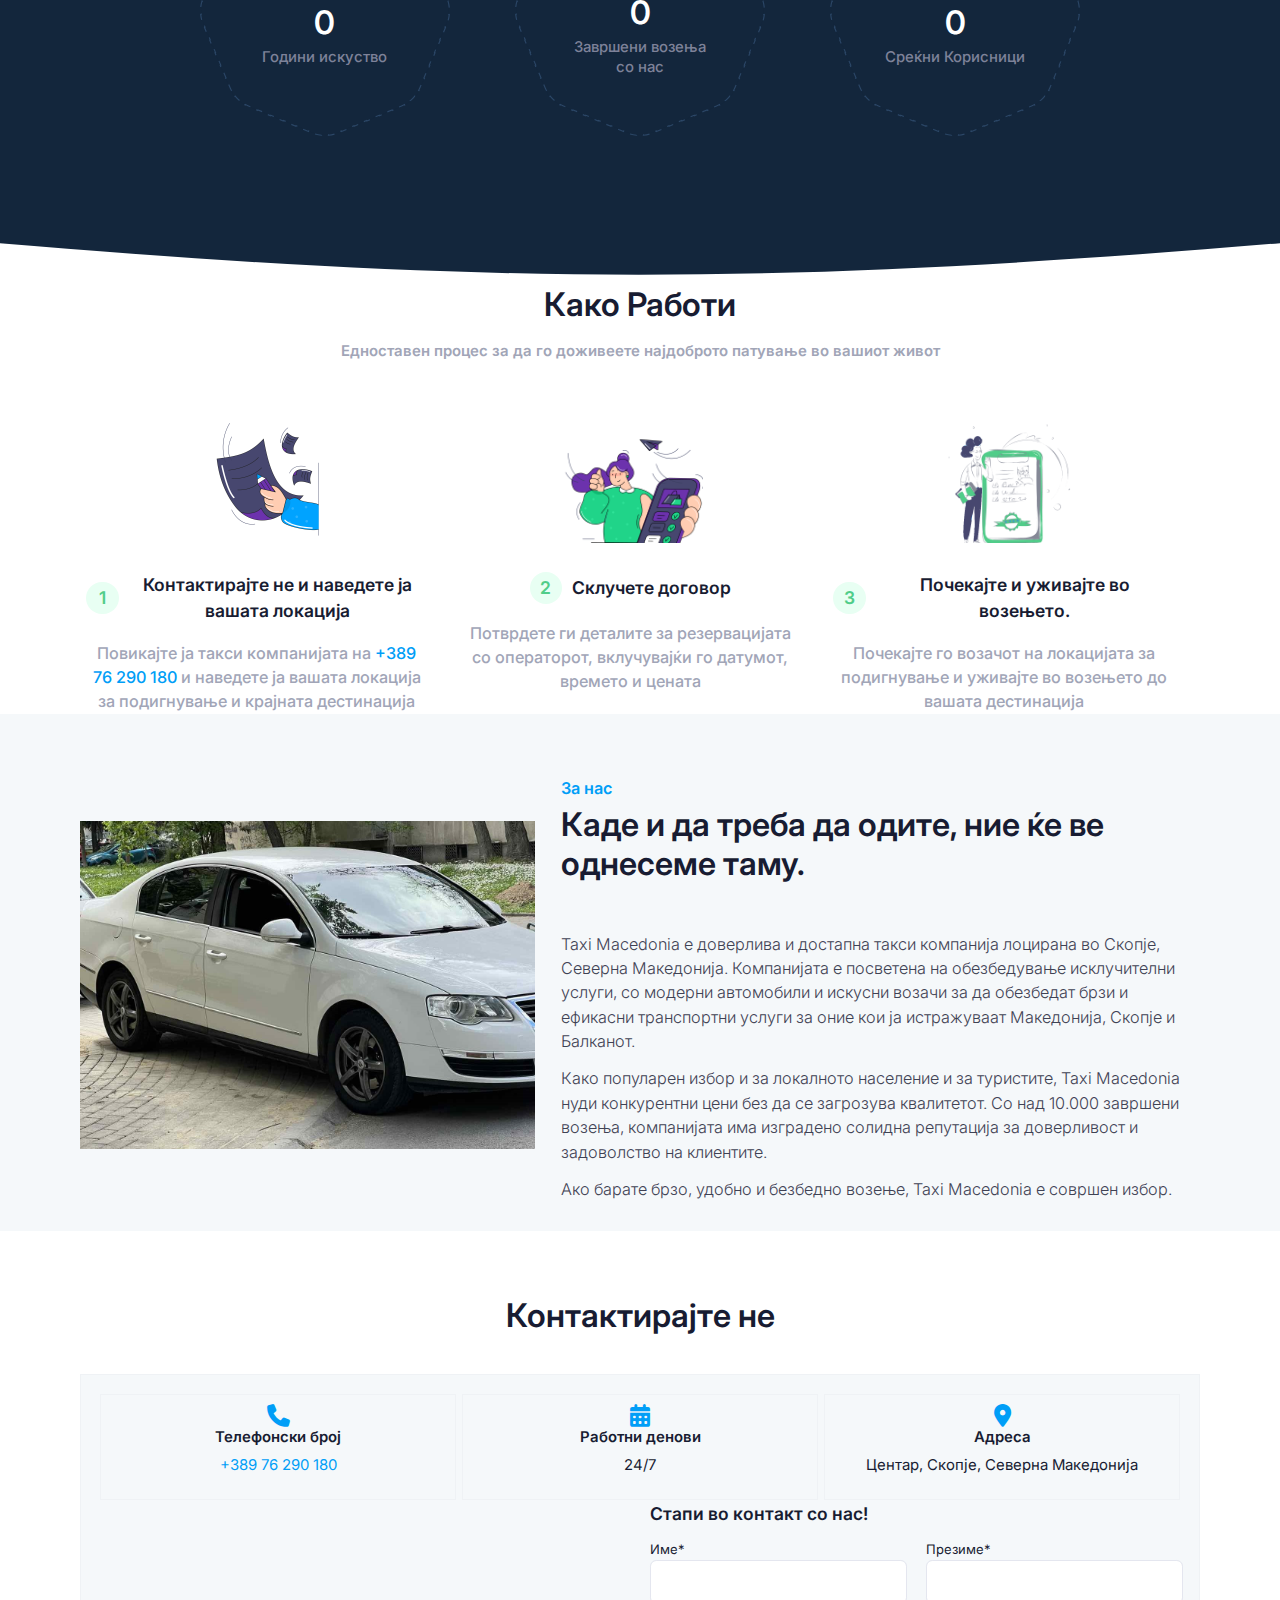
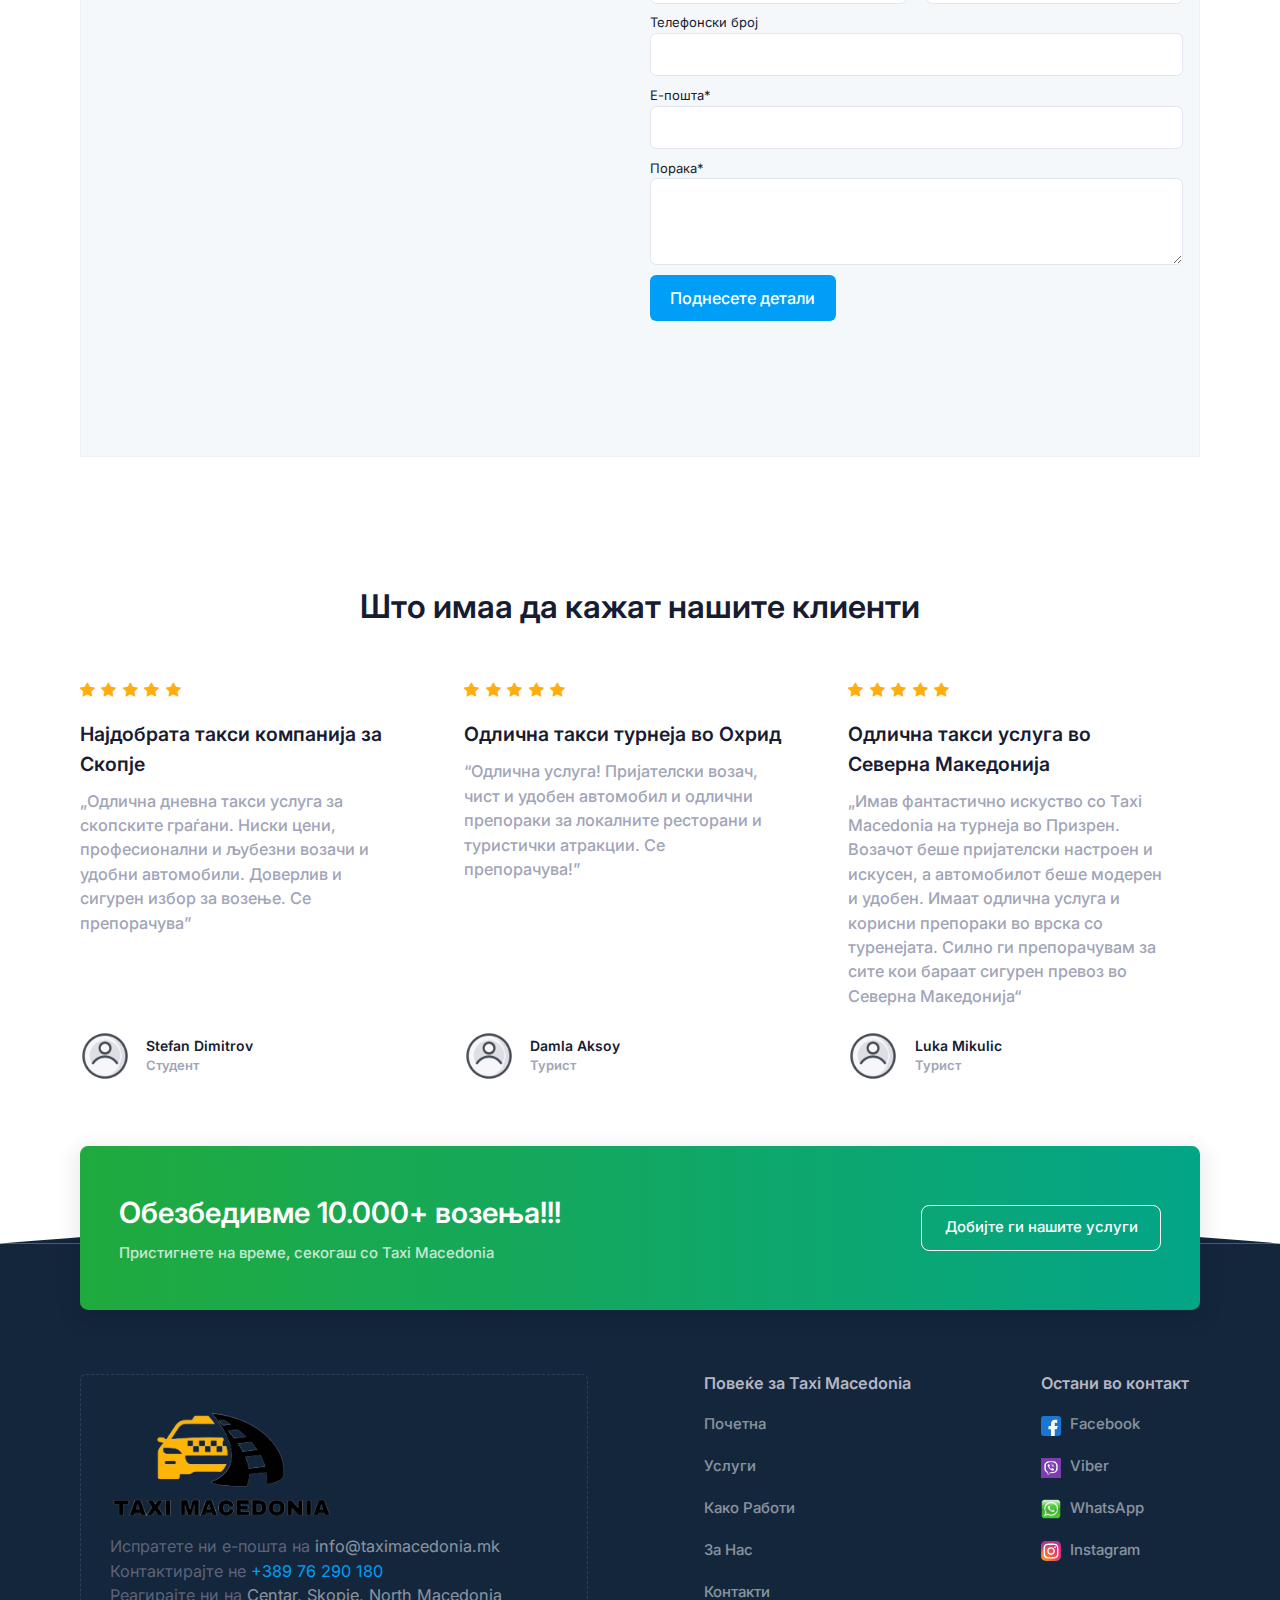
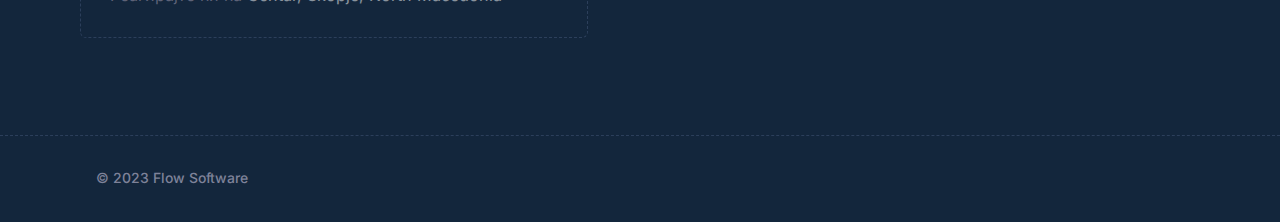
<file: TaxiWebsite/taxi_macedonia/Taxi/Taxi/index-mk.html>
<!DOCTYPE html>
<html lang="en">
<!--begin::Head-->
<head>
    <base href="" />
    <title>Taxi Macedonia</title>
    <meta charset="utf-8" />
    <meta name="description" content="Taxi Macedonia is a reliable and affordable tourist taxi service in Skopje, Macedonia. Explore the city comfortably and safely with our experienced drivers. Book your ride now!" />
    <meta name="keywords"
        content="taxi, taxi service, tourist taxi, Skopje, Macedonia, transportation, travel, booking, ride, tour, sightseeing, affordable, reliable, experienced drivers" />
    <meta name="viewport" content="width=device-width, initial-scale=1" />
    <meta property="og:locale" content="en_US" />
    <meta property="og:type" content="article" />
    <meta property="og:title"
        content="Taxi Macedonia - Tourist Taxi Service in Skopje, Macedonia" />
    <meta property="og:description" content="Taxi Macedonia is a reliable and affordable tourist taxi service in Skopje, Macedonia. Explore the city comfortably and safely with our experienced drivers. Book your ride now!" />
    <meta property="og:url" content="https://www.taximacedonia.com/" />
    <meta property="og:image" content="https://www.taximacedonia.com/assets/images/taxi-macedonia.jpg" />
    <meta property="og:site_name" content="Taxi Macedonia" />
    <link rel="shortcut icon" href="assets/media/logos/favicon.png" />
    <!--begin::Fonts(mandatory for all pages)-->
    <link rel="stylesheet" href="https://fonts.googleapis.com/css?family=Inter:300,400,500,600,700" />
    <!--end::Fonts-->
    <!--begin::Global Stylesheets Bundle(mandatory for all pages)-->
    <link href="assets/plugins/global/plugins.bundle.css" rel="stylesheet" type="text/css" />
    <link href="assets/css/style.bundle.css" rel="stylesheet" type="text/css" />
    <!--end::Global Stylesheets Bundle-->
</head>
<!--end::Head-->
<!--begin::Body-->
<body id="kt_body" data-bs-spy="scroll" data-bs-target="#kt_landing_menu" class="bg-white position-relative app-blank">
    <!--begin::Root-->
    <div class="d-flex flex-column flex-root" id="kt_app_root">
        <!--begin::Header Section-->
        <div class="mb-0" id="home">
            <!--begin::Wrapper-->
            <div class="bgi-no-repeat bgi-size-contain bgi-position-x-center bgi-position-y-bottom landing-dark-bg"
                style="background-image: url(assets/media/svg/illustrations/landing.svg)">
                <!--begin::Header-->
                <div class="landing-header" data-kt-sticky="true" data-kt-sticky-name="landing-header"
                    data-kt-sticky-offset="{default: '200px', lg: '300px'}">
                    <!--begin::Container-->
                    <div class="container">
                        <!--begin::Wrapper-->
                        <div class="d-flex align-items-center justify-content-between">
                            <!--begin::Logo-->
                            <div class="d-flex align-items-center flex-equal">
                                <!--begin::Mobile menu toggle-->
                                <button class="btn btn-icon btn-active-color-primary me-3 d-flex d-lg-none"
                                    id="kt_landing_menu_toggle">
                                    <!--begin::Svg Icon | path: icons/duotune/abstract/abs015.svg-->
                                    <span class="svg-icon svg-icon-2hx">
                                        <svg width="24" height="24" viewBox="0 0 24 24" fill="none"
                                            xmlns="http://www.w3.org/2000/svg">
                                            <path
                                                d="M21 7H3C2.4 7 2 6.6 2 6V4C2 3.4 2.4 3 3 3H21C21.6 3 22 3.4 22 4V6C22 6.6 21.6 7 21 7Z"
                                                fill="currentColor" />
                                            <path opacity="0.3"
                                                d="M21 14H3C2.4 14 2 13.6 2 13V11C2 10.4 2.4 10 3 10H21C21.6 10 22 10.4 22 11V13C22 13.6 21.6 14 21 14ZM22 20V18C22 17.4 21.6 17 21 17H3C2.4 17 2 17.4 2 18V20C2 20.6 2.4 21 3 21H21C21.6 21 22 20.6 22 20Z"
                                                fill="currentColor" />
                                        </svg>
                                    </span>
                                    <!--end::Svg Icon-->
                                </button>
                                <!--end::Mobile menu toggle-->
                                <!--begin::Logo image-->
                                <a href="index-mk.html">
                                    <img alt="Logo" src="assets/media/logos/logo.png"
                                        class="logo-default h-50px h-lg-75px" />
                                    <img alt="Logo" src="assets/media/logos/logo.png"
                                        class="logo-sticky h-50px h-lg-75px" />
                                </a>
                                <!--end::Logo image-->
                            </div>
                            <div class="header-phone">
                                <a href="tel:+38976290180" class="menu menu-column flex-nowrap menu-rounded menu-lg-row menu-title-gray-500 menu-state-title-primary nav nav-flush fs-5 fw-semibold">+389 76 290 180</a>
                              </div>
                            <!--end::Logo-->
                            <!--begin::Menu wrapper-->
                            <div class="d-lg-block" id="kt_header_nav_wrapper">
                                <div class="d-lg-block p-5 p-lg-0" data-kt-drawer="true"
                                    data-kt-drawer-name="landing-menu"
                                    data-kt-drawer-activate="{default: true, lg: false}" data-kt-drawer-overlay="true"
                                    data-kt-drawer-width="200px" data-kt-drawer-direction="start"
                                    data-kt-drawer-toggle="#kt_landing_menu_toggle" data-kt-swapper="true"
                                    data-kt-swapper-mode="prepend"
                                    data-kt-swapper-parent="{default: '#kt_body', lg: '#kt_header_nav_wrapper'}">
                                    <!--begin::Menu-->
                                    <div class="menu menu-column flex-nowrap menu-rounded menu-lg-row menu-title-gray-500 menu-state-title-primary nav nav-flush fs-5 fw-semibold"
                                        id="kt_landing_menu">

                                        <!--begin::Menu item-->
                                        <div class="menu-item">
                                            <!--begin::Menu link-->
                                            <a class="menu-link nav-link active py-3 px-4 px-xxl-6"
                                                href="index-mk.html">Почетна</a>
                                            <!--end::Menu link-->
                                        </div>
                                        <!--begin::Menu item-->
                                        <div class="menu-item">
                                            <!--begin::Menu link-->
                                            <a class="menu-link nav-link py-3 px-4 px-xxl-6"
                                                href="index-mk.html#how-it-work">Како Работи</a>
                                            <!--end::Menu link-->
                                        </div>
                                        <div class="menu-item">
                                            <!--begin::Menu link-->
                                            <a class="menu-link nav-link  py-3 px-4 px-xxl-6"
                                                href="index-mk.html#services">Услуги</a>
                                            <!--end::Menu link-->
                                        </div>
                                        <!--begin::Menu item-->
                                        <div class="menu-item">
                                            <!--begin::Menu link-->
                                            <a class="menu-link nav-link  py-3 px-4 px-xxl-6"
                                                href="index-mk.html#about">За Нас</a>
                                            <!--end::Menu link-->
                                        </div>
                                        <!--begin::Menu item-->
                                        <div class="menu-item">
                                            <!--begin::Menu link-->
                                            <a class="menu-link nav-link  py-3 px-4 px-xxl-6"
                                                href="index-mk.html#contact">Контакти</a>
                                            <!--end::Menu link-->
                                        </div>
                                        
                                    </div>
                                    <!--end::Menu-->
                                </div>
                            </div>
                            <div class="language-dropdown-container">
                                <div class="dropdown">
                                    <button class="dropbtn"><img src="assets/media/icons/flags/mk.png" alt="MK" width="24" height="24"></button>
                                        <element class="dropdown-content">
                                        <a href="index.html"><img src="assets/media/icons/flags/en.png" alt="EN"></a>
                                        <a href="index-tr.html"><img src="assets/media/icons/flags/tr.png" alt="TR"></a>
                                        <a href="index-sq.html"><img src="assets/media/icons/flags/al.png" alt="AL"></a>
                              </div>
                            </div>
                            <!--end::Menu wrapper-->
                            <!--begin::Toolbar-->
                            <!-- <div class="flex-equal text-end ms-1">
									<a href="../../demo1/dist/authentication/layouts/basic/sign-in.html" class="btn btn-success">Sign In</a>
								</div> -->
                            <!--end::Toolbar-->
                        </div>
                        <!--end::Wrapper-->
                    </div>
                    <!--end::Container-->
                </div>
                <!--end::Header-->
                <div class="tns tns-default" style="direction: ltr">
                    <!--begin::Wrapper-->
                    <div data-tns="true" data-tns-loop="true" data-tns-swipe-angle="false" data-tns-speed="2000"
                        data-tns-autoplay="true" data-tns-autoplay-timeout="18000" data-tns-controls="true"
                        data-tns-nav="false" data-tns-items="1" data-tns-center="false" data-tns-dots="false"
                        data-tns-prev-button="#kt_team2_slider_prev" data-tns-next-button="#kt_team2_slider_next"
                        data-tns-responsive="{1200: {items: 1}, 992: {items: 1}}">
                        <!--begin::Item-->
                        <div class="text-center  h-500px bgi-no-repeat bgi-size-cover bgi-position-center" 
                            style="background-image:url('assets/media/taxi_banner1.jpg')">
                            <!--begin::Photo-->
                            <div class=" mx-auto p-15 h-500px" style="background-color:rgba(0,0,0,0.6)">
                                <h1 class="text-white lh-base fw-bold fs-2x fs-lg-3x my-15">Ефикасен, сигурен, секогаш достапен превоз
                                    <br />
                                    <span
                                        style="background: linear-gradient(to right, #12CE5D 0%, #FFD80C 100%);-webkit-background-clip: text;-webkit-text-fill-color: transparent;">
                                        <span id="kt_landing_hero_text">Патувајте сигурно и удобно<br>  Изберете ја нашата такси Компанија Веднаш!



                                        </span>
                                    </span>
                                </h1>
                                <a href="index-mk.html" name="" class="btn fs-4 btn-primary">Дознај Повеќе</a>
                            </div>
                        </div>
                        <!--begin::Item-->
                        <div class="text-center  h-500px bgi-no-repeat bgi-size-cover bgi-position-center" 
                            style="background-image:url('assets/media/taxi_banner_2.jpg')">
                            <!--begin::Photo-->
                            <div class=" mx-auto p-15 h-500px" style="background-color:rgba(0,0,0,0.6)">
                                <h1 class="text-white lh-base fw-bold fs-2x fs-lg-3x my-15">
                                    <br />
                                    <span
                                        style="background: linear-gradient(to right, #ffffff 0%, #FFD80C 100%);-webkit-background-clip: text;-webkit-text-fill-color: transparent;">
                                        <span id="kt_landing_hero_text">Дозволете ни да бидеме вашите водачи  <br> и да ве одведеме до вашата дестинација во стил и комфорт
                                        </span>
                                    </span>
                                </h1>
                                <a href="index-mk.html" name="" class="btn fs-4 btn-primary">Дознај Повеќе</a>
                            </div>
                        </div>
                        <!--begin::Item-->
                        <div class="text-center  h-500px bgi-no-repeat bgi-size-cover bgi-position-center" 
                            style="background-image:url('assets/media/taxi_banner_3.jpg')">
                            <!--begin::Photo-->
                            <div class=" mx-auto p-15 h-500px" style="background-color:rgba(0,0,0,0.6)">
                                <h1 class="text-white lh-base fw-bold fs-2x fs-lg-3x my-15">Нашата Такси Компанија
                                    <br />
                                    <span
                                        style="background: linear-gradient(to right, #12CE5D 0%, #FFD80C 100%);-webkit-background-clip: text;-webkit-text-fill-color: transparent;">
                                        <span id="kt_landing_hero_text">нуди 24/7 услуга  <br> за вашата погодност</span>
                                    </span>
                                </h1>
                                <a href="index-mk.html" name="" class="btn fs-4 btn-primary">Дознај Повеќе</a>
                            </div>
                        </div>

                        <!--begin::Item-->
                        <div class="text-center  h-500px bgi-no-repeat bgi-size-cover bgi-position-center" 
                        style="background-image:url('assets/media/taxi_banner_4.jpg')">
                        <!--begin::Photo-->
                        <div class=" mx-auto p-15 h-500px" style="background-color:rgba(0,0,0,0.6)">
                            <h1 class="text-white lh-base fw-bold fs-2x fs-lg-3x my-15">Нашата такси компанија
                                <br />
                                <span
                                    style="background: linear-gradient(to right, #12CE5D 0%, #FFD80C 100%);-webkit-background-clip: text;-webkit-text-fill-color: transparent;">
                                    <span id="kt_landing_hero_text"> e на само еден телефонски повик<br>за сите ваши транспортни потреби</span>
                                </span>
                            </h1>
                            <a href="index-mk.html" name="" class="btn fs-4 btn-primary">Дознај Повеќе</a>
                        </div>
                    </div>
                    </div>
                     <!--begin::Button-->
<button class="btn btn-icon btn-active-color-primary d-none d-lg-block" id="kt_team2_slider_prev">
    <!--begin::Svg Icon | path: icons/duotune/arrows/arr074.svg-->
    <span class="svg-icon svg-icon-3x">
        <svg width="24" height="24" viewBox="0 0 24 24" fill="none"
            xmlns="http://www.w3.org/2000/svg">
            <path
                d="M11.2657 11.4343L15.45 7.25C15.8642 6.83579 15.8642 6.16421 15.45 5.75C15.0358 5.33579 14.3642 5.33579 13.95 5.75L8.40712 11.2929C8.01659 11.6834 8.01659 12.3166 8.40712 12.7071L13.95 18.25C14.3642 18.6642 15.0358 18.6642 15.45 18.25C15.8642 17.8358 15.8642 17.1642 15.45 16.75L11.2657 12.5657C10.9533 12.2533 10.9533 11.7467 11.2657 11.4343Z"
                fill="currentColor" />
        </svg>
    </span>
    <!--end::Svg Icon-->
</button>
<!--end::Button-->
<button class="btn btn-icon btn-active-color-primary d-none d-lg-block" id="kt_team2_slider_next">
    <!--begin::Svg Icon | path: icons/duotune/arrows/arr071.svg-->
    <span class="svg-icon svg-icon-3x">
        <svg width="24" height="24" viewBox="0 0 24 24" fill="none"
            xmlns="http://www.w3.org/2000/svg">
            <path
                d="M12.6343 12.5657L8.45001 16.75C8.0358 17.1642 8.0358 17.8358 8.45001 18.25C8.86423 18.6642 9.5358 18.6642 9.95001 18.25L15.4929 12.7071C15.8834 12.3166 15.8834 11.6834 15.4929 11.2929L9.95001 5.75C9.5358 5.33579 8.86423 5.33579 8.45001 5.75C8.0358 6.16421 8.0358 6.83579 8.45001 7.25L12.6343 11.4343C12.9467 11.7467 12.9467 12.2533 12.6343 12.5657Z"
                fill="currentColor" />
        </svg>
    </span>
    <!--end::Svg Icon-->
</button>
                </div>
             
            </div>
            <div class="landing-curve landing-dark-color mb-10 mb-lg-20">
                <!-- <svg viewBox="15 12 1470 48" fill="none" xmlns="http://www.w3.org/2000/svg">
                    <path
                        d="M0 11C3.93573 11.3356 7.85984 11.6689 11.7725 12H1488.16C1492.1 11.6689 1496.04 11.3356 1500 11V12H1488.16C913.668 60.3476 586.282 60.6117 11.7725 12H0V11Z"
                        fill="currentColor"></path>
                </svg> -->
            </div>
        </div>
        <!--end::Header Section-->
        <!--end::PASTE HEREEEEEEEEEEEEEEEEEEEEEEEEEEEEEEEEEEEEEEEEEEEEEEEEEEEEEEEEEEEEEEEEEEEEEEEEEEEEEEEEEEEEEEEEEEEEEEEEEEEEEEEEEEEEEEEEEEEEEEEE-->
        <div class="py-10 py-lg-20">
            <!--begin::Container-->
            <div class="container">
                <!--begin::Heading-->
                <div class="text-center mb-12">
                    <!--begin::Title-->
                    <h3 class="fs-2hx text-dark mb-5" id="services" data-kt-scroll-offset="{default: 100, lg: 150}">Најчесто барани дестинации во и надвор од Македонија<br></h3>
                    <!--end::Title-->
                    <!--begin::Sub-title-->
                    <div class="fs-5 text-primary fw-bold">Нудиме приватни тури по ваша желба</div>
                    <!--end::Sub-title=-->
                </div>
                <!--end::Heading-->
                <!--begin::Slider-->
                <div class="tns tns-default" style="direction: ltr">
                    <!--begin::Wrapper-->
                    <div data-tns="true" data-tns-loop="true" data-tns-swipe-angle="false" data-tns-speed="2000"
                        data-tns-autoplay="true" data-tns-autoplay-timeout="18000" data-tns-controls="true"
                        data-tns-nav="false" data-tns-items="1" data-tns-center="false" data-tns-dots="false"
                        data-tns-prev-button="#kt_team_slider_prev" data-tns-next-button="#kt_team_slider_next"
                        data-tns-responsive="{1200: {items: 4}, 992: {items: 2}}">
                        <!--begin::Item-->
                        <div class="text-center">
                            <!--begin::Photo-->
                            <div class="octagon mx-auto mb-5 d-flex w-200px h-200px bgi-no-repeat bgi-size-contain bgi-position-center"
                                style="background-image:url('assets/media/avatars/sofia.jpg')"></div>
                            <!--end::Photo-->
                            <!--begin::Person-->
                            <div class="mb-0">
                                <!--begin::Name-->
                                <a href="#" class="text-dark fw-bold text-hover-primary fs-3">Софија<br>150 &euro;</a>
                              
                            </div>
                            <!--end::Person-->
                        </div>
                        <!--end::Item-->
                       <!--begin::Item-->
                       <div class="text-center">
                        <!--begin::Photo-->
                        <div class="octagon mx-auto mb-5 d-flex w-200px h-200px bgi-no-repeat bgi-size-contain bgi-position-center"
                            style="background-image:url('assets/media/avatars/skopjeairport_resized.jpg')"></div>
                        <!--end::Photo-->
                        <!--begin::Person-->
                        <div class="mb-0">
                            <!--begin::Name-->
                            <a href="#" class="text-dark fw-bold text-hover-primary fs-3">Скопје аеродром <br>17 &euro; </a>
                          
                        </div>
                        <!--end::Person-->
                    </div>
                    <!--end::Item-->
                     <!--begin::Item-->
                     <div class="text-center">
                        <!--begin::Photo-->
                        <div class="octagon mx-auto mb-5 d-flex w-200px h-200px bgi-no-repeat bgi-size-contain bgi-position-center"
                            style="background-image:url('assets/media/avatars/Stuga.jpg')"></div>
                        <!--end::Photo-->
                        <!--begin::Person-->
                        <div class="mb-0">
                            <!--begin::Name-->
                            <a href="#" class="text-dark fw-bold text-hover-primary fs-3">Струга<br>90 &euro;</a>
                          
                        </div>
                        <!--end::Person-->
                    </div>
                    <!--end::Item-->
                     <!--begin::Item-->
                     <div class="text-center">
                        <!--begin::Photo-->
                        <div class="octagon mx-auto mb-5 d-flex w-200px h-200px bgi-no-repeat bgi-size-contain bgi-position-center"
                            style="background-image:url('assets/media/avatars/tetovo.jpg')"></div>
                        <!--end::Photo-->
                        <!--begin::Person-->
                        <div class="mb-0">
                            <!--begin::Name-->
                            <a href="#" class="text-dark fw-bold text-hover-primary fs-3">Тетово<br>30 &euro;</a>
                          
                        </div>
                        <!--end::Person-->
                    </div>
                    <!--end::Item-->
                     <!--begin::Item-->
                     <div class="text-center">
                        <!--begin::Photo-->
                        <div class="octagon mx-auto mb-5 d-flex w-200px h-200px bgi-no-repeat bgi-size-contain bgi-position-center"
                            style="background-image:url('assets/media/avatars/gostivar.jpg')"></div>
                        <!--end::Photo-->
                        <!--begin::Person-->
                        <div class="mb-0">
                            <!--begin::Name-->
                            <a href="#" class="text-dark fw-bold text-hover-primary fs-3">Гостивар<br>40 &euro;</a>
                          
                        </div>
                        <!--end::Person-->
                    </div>
                    <!--end::Item-->
                     <!--begin::Item-->
                     <div class="text-center">
                        <!--begin::Photo-->
                        <div class="octagon mx-auto mb-5 d-flex w-200px h-200px bgi-no-repeat bgi-size-contain bgi-position-center"
                            style="background-image:url('assets/media/avatars/mavorovo.jpg')"></div>
                        <!--end::Photo-->
                        <!--begin::Person-->
                        <div class="mb-0">
                            <!--begin::Name-->
                            <a href="#" class="text-dark fw-bold text-hover-primary fs-3">Маврово<br>60 &euro;</a>
                          
                        </div>
                        <!--end::Person-->
                    </div>
                    <!--end::Item-->

                     <!--begin::Item-->
                     <div class="text-center">
                        <!--begin::Photo-->
                        <div class="octagon mx-auto mb-5 d-flex w-200px h-200px bgi-no-repeat bgi-size-contain bgi-position-center"
                            style="background-image:url('assets/media/avatars/shtip.jpg')"></div>
                        <!--end::Photo-->
                        <!--begin::Person-->
                        <div class="mb-0">
                            <!--begin::Name-->
                            <a href="#" class="text-dark fw-bold text-hover-primary fs-3">Штип<br>50 &euro;</a>
                          
                        </div>
                        <!--end::Person-->
                    </div>
                    <!--end::Item-->

                     <!--begin::Item-->
                     <div class="text-center">
                        <!--begin::Photo-->
                        <div class="octagon mx-auto mb-5 d-flex w-200px h-200px bgi-no-repeat bgi-size-contain bgi-position-center"
                            style="background-image:url('assets/media/avatars/strumica.jpg')"></div>
                        <!--end::Photo-->
                        <!--begin::Person-->
                        <div class="mb-0">
                            <!--begin::Name-->
                            <a href="#" class="text-dark fw-bold text-hover-primary fs-3">Струмица<br>90 &euro;</a>
                          
                        </div>
                        <!--end::Person-->
                    </div>
                    <!--end::Item-->

                     <!--begin::Item-->
                     <div class="text-center">
                        <!--begin::Photo-->
                        <div class="octagon mx-auto mb-5 d-flex w-200px h-200px bgi-no-repeat bgi-size-contain bgi-position-center"
                            style="background-image:url('assets/media/avatars/prishtina.jpg')"></div>
                        <!--end::Photo-->
                        <!--begin::Person-->
                        <div class="mb-0">
                            <!--begin::Name-->
                            <a href="#" class="text-dark fw-bold text-hover-primary fs-3">Приштина<br>60 &euro;</a>
                          
                        </div>
                        <!--end::Person-->
                    </div>
                    <!--end::Item-->

                     <!--begin::Item-->
                     <div class="text-center">
                        <!--begin::Photo-->
                        <div class="octagon mx-auto mb-5 d-flex w-200px h-200px bgi-no-repeat bgi-size-contain bgi-position-center"
                            style="background-image:url('assets/media/avatars/ferizaj.jpg')"></div>
                        <!--end::Photo-->
                        <!--begin::Person-->
                        <div class="mb-0">
                            <!--begin::Name-->
                            <a href="#" class="text-dark fw-bold text-hover-primary fs-3">Урошевац<br>50 &euro;</a>
                          
                        </div>
                        <!--end::Person-->
                        
                    </div>
                    <!--end::Item-->
                     <!--begin::Item-->
                     <div class="text-center">
                        <!--begin::Photo-->
                        <div class="octagon mx-auto mb-5 d-flex w-200px h-200px bgi-no-repeat bgi-size-contain bgi-position-center"
                            style="background-image:url('assets/media/avatars/tirana.jpg')"></div>
                        <!--end::Photo-->
                        <!--begin::Person-->
                        <div class="mb-0">
                            <!--begin::Name-->
                            <a href="#" class="text-dark fw-bold text-hover-primary fs-3">Тирана<br>200 &euro;</a>
                          
                        </div>
                        <!--end::Person-->
                        
                    </div>
                    <!--end::Item-->
                     <!--begin::Item-->
                     <div class="text-center">
                        <!--begin::Photo-->
                        <div class="octagon mx-auto mb-5 d-flex w-200px h-200px bgi-no-repeat bgi-size-contain bgi-position-center"
                            style="background-image:url('assets/media/avatars/Belgrade.jpg')"></div>
                        <!--end::Photo-->
                        <!--begin::Person-->
                        <div class="mb-0">
                            <!--begin::Name-->
                            <a href="#" class="text-dark fw-bold text-hover-primary fs-3">Белград<br>250 &euro;</a>
                          
                        </div>
                        <!--end::Person-->
                        
                    </div>
                    <!--end::Item-->
                    <!--begin::Item-->
                    <div class="text-center">
                        <!--begin::Photo-->
                        <div class="octagon mx-auto mb-5 d-flex w-200px h-200px bgi-no-repeat bgi-size-contain bgi-position-center"
                            style="background-image:url('assets/media/avatars/ohrid.jpg')"></div>
                        <div class="mb-0">
                            <!--begin::Name-->
                            <a href="#" class="text-dark fw-bold text-hover-primary fs-3">Охрид<br>90 &euro;</a>
                        
                        </div>
                        <!--end::Person-->
                    </div>
                    <div class="text-center">
                        <!--begin::Photo-->
                        <div class="octagon mx-auto mb-5 d-flex w-200px h-200px bgi-no-repeat bgi-size-contain bgi-position-center"
                            style="background-image:url('assets/media/avatars/prizren.jpg')"></div>
                        <!--begin::Person-->
                        <div class="mb-0">
                            <!--begin::Name-->
                            <a href="#" class="text-dark fw-bold text-hover-primary fs-3">Призрен<br>80 &euro;</a>
                        </div>
                        <!--end::Person-->
                    </div>
                    <!--end::Item-->
                    <!--begin::Item-->
                    <div class="text-center">
                        <!--begin::Photo-->
                        <div class="octagon mx-auto mb-5 d-flex w-200px h-200px bgi-no-repeat bgi-size-contain bgi-position-center"
                            style="background-image:url('assets/media/avatars/thesaloniki.jpg')"></div>
                        <!--end::Photo-->
                        <div class="mb-0">
                            <!--begin::Name-->
                            <a href="#" class="text-dark fw-bold text-hover-primary fs-3">Солун<br>150 &euro;</a>
                        </div>
                        <!--end::Person-->
                    </div>
                    <!--end::Item-->
                    </div>
                    <!--begin::Button-->
                    <button class="btn btn-icon btn-active-color-primary" id="kt_team_slider_prev">
                        <!--begin::Svg Icon | path: icons/duotune/arrows/arr074.svg-->
                        <span class="svg-icon svg-icon-3x">
                            <svg width="24" height="24" viewBox="0 0 24 24" fill="none"
                                xmlns="http://www.w3.org/2000/svg">
                                <path
                                    d="M11.2657 11.4343L15.45 7.25C15.8642 6.83579 15.8642 6.16421 15.45 5.75C15.0358 5.33579 14.3642 5.33579 13.95 5.75L8.40712 11.2929C8.01659 11.6834 8.01659 12.3166 8.40712 12.7071L13.95 18.25C14.3642 18.6642 15.0358 18.6642 15.45 18.25C15.8642 17.8358 15.8642 17.1642 15.45 16.75L11.2657 12.5657C10.9533 12.2533 10.9533 11.7467 11.2657 11.4343Z"
                                    fill="currentColor" />
                            </svg>
                        </span>
                        <!--end::Svg Icon-->
                    </button>
                    <!--end::Button-->
                    <button class="btn btn-icon btn-active-color-primary" id="kt_team_slider_next">
                        <!--begin::Svg Icon | path: icons/duotune/arrows/arr071.svg-->
                        <span class="svg-icon svg-icon-3x">
                            <svg width="24" height="24" viewBox="0 0 24 24" fill="none"
                                xmlns="http://www.w3.org/2000/svg">
                                <path
                                    d="M12.6343 12.5657L8.45001 16.75C8.0358 17.1642 8.0358 17.8358 8.45001 18.25C8.86423 18.6642 9.5358 18.6642 9.95001 18.25L15.4929 12.7071C15.8834 12.3166 15.8834 11.6834 15.4929 11.2929L9.95001 5.75C9.5358 5.33579 8.86423 5.33579 8.45001 5.75C8.0358 6.16421 8.0358 6.83579 8.45001 7.25L12.6343 11.4343C12.9467 11.7467 12.9467 12.2533 12.6343 12.5657Z"
                                    fill="currentColor" />
                            </svg>
                        </span>
                        <!--end::Svg Icon-->
                    </button>
                    <!--end::Button-->
                </div>
                <!--end::Slider-->
            </div>
            <!--end::Container-->
        </div>
        <div class="mt-15">
            <!--begin::Curve top-->
            <div class="landing-curve landing-dark-color">
                <svg viewBox="15 -1 1470 48" fill="none" xmlns="http://www.w3.org/2000/svg">
                    <path
                        d="M1 48C4.93573 47.6644 8.85984 47.3311 12.7725 47H1489.16C1493.1 47.3311 1497.04 47.6644 1501 48V47H1489.16C914.668 -1.34764 587.282 -1.61174 12.7725 47H1V48Z"
                        fill="currentColor"></path>
                </svg>
            </div>
            <!--end::Curve top-->
            <div class="pb-15 pt-18 landing-dark-bg">
                <!--begin::Container-->
                <div class="container">
                    <!--begin::Heading-->
                    <div class="text-center mt-15 mb-18" id="achievements"
                        data-kt-scroll-offset="{default: 100, lg: 150}">
                        <!--begin::Title-->
                        <h3 class="fs-2hx text-white fw-bold mb-5">Интересни факти за нас</h3>
                    </div>
                    <!--end::Heading-->
                    <!--begin::Statistics-->
                    <div class="d-flex flex-center">
                        <!--begin::Items-->
                        <div class="d-flex flex-wrap flex-center justify-content-lg-between mb-15 mx-auto w-xl-900px">
                            <!--begin::Item-->
                            <div class="d-flex flex-column flex-center h-200px w-200px h-lg-250px w-lg-250px m-3 bgi-no-repeat bgi-position-center bgi-size-contain"
                                style="background-image: url('assets/media/svg/misc/octagon.svg')">
                                <!--begin::Symbol-->
                                <!--begin::Svg Icon | path: icons/duotune/general/gen025.svg-->
                                <span class="svg-icon svg-icon-2tx svg-icon-white mb-3">
                                    <svg width="24" height="24" viewBox="0 0 24 24" fill="none"
                                        xmlns="http://www.w3.org/2000/svg">
                                        <rect x="2" y="2" width="9" height="9" rx="2" fill="currentColor" />
                                        <rect opacity="0.3" x="13" y="2" width="9" height="9" rx="2"
                                            fill="currentColor" />
                                        <rect opacity="0.3" x="13" y="13" width="9" height="9" rx="2"
                                            fill="currentColor" />
                                        <rect opacity="0.3" x="2" y="13" width="9" height="9" rx="2"
                                            fill="currentColor" />
                                    </svg>
                                </span>
                                <!--begin::Info-->
                                <div class="mb-0 text-center">
                                    <!--begin::Value-->
                                    <div class="fs-lg-2hx fs-2x fw-bold text-white d-flex flex-center">
                                        <div class="min-w-70px" data-kt-countup="true" data-kt-countup-value="8">0
                                        </div>
                                    </div>
                                    <!--end::Value-->
                                    <!--begin::Label-->
                                    <span class="text-gray-600 fw-semibold fs-5 lh-0 ">Години искуство</span>
                                    <!--end::Label-->
                                </div>
                                <!--end::Info-->
                            </div>
                            <!--end::Item-->
                            <!--begin::Item-->
                            <div class="d-flex flex-column flex-center h-200px w-200px h-lg-250px w-lg-250px m-3 bgi-no-repeat bgi-position-center bgi-size-contain"
                                style="background-image: url('assets/media/svg/misc/octagon.svg')">
                                <!--begin::Symbol-->
                                <!--begin::Svg Icon | path: icons/duotune/graphs/gra008.svg-->
                                <span class="svg-icon svg-icon-2tx svg-icon-white mb-3">
                                    <svg width="24" height="24" viewBox="0 0 24 24" fill="none"
                                        xmlns="http://www.w3.org/2000/svg">
                                        <path
                                            d="M13 10.9128V3.01281C13 2.41281 13.5 1.91281 14.1 2.01281C16.1 2.21281 17.9 3.11284 19.3 4.61284C20.7 6.01284 21.6 7.91285 21.9 9.81285C22 10.4129 21.5 10.9128 20.9 10.9128H13Z"
                                            fill="currentColor" />
                                        <path opacity="0.3"
                                            d="M13 12.9128V20.8129C13 21.4129 13.5 21.9129 14.1 21.8129C16.1 21.6129 17.9 20.7128 19.3 19.2128C20.7 17.8128 21.6 15.9128 21.9 14.0128C22 13.4128 21.5 12.9128 20.9 12.9128H13Z"
                                            fill="currentColor" />
                                        <path opacity="0.3"
                                            d="M11 19.8129C11 20.4129 10.5 20.9129 9.89999 20.8129C5.49999 20.2129 2 16.5128 2 11.9128C2 7.31283 5.39999 3.51281 9.89999 3.01281C10.5 2.91281 11 3.41281 11 4.01281V19.8129Z"
                                            fill="currentColor" />
                                    </svg>
                                </span>
                                <!--end::Svg Icon-->
                                <!--end::Symbol-->
                                <!--begin::Info-->
                                <div class="mb-0 text-center">
                                    <!--begin::Value-->
                                    <div class="fs-lg-2hx fs-2x fw-bold text-white d-flex flex-center">
                                        <div class="min-w-70px" data-kt-countup="true" data-kt-countup-value="10000"
                                            data-kt-countup-suffix="+">0</div>
                                    </div>
                                    <!--end::Value-->
                                    <!--begin::Label-->
                                    <span class="text-gray-600 fw-semibold fs-5 lh-0">Завршени возења<br> со
                                        нас</span>
                                    <!--end::Label-->
                                </div>
                                <!--end::Info-->
                            </div>
                            <!--end::Item-->
                            <!--begin::Item-->
                            <div class="d-flex flex-column flex-center h-200px w-200px h-lg-250px w-lg-250px m-3 bgi-no-repeat bgi-position-center bgi-size-contain"
                                style="background-image: url('assets/media/svg/misc/octagon.svg')">
                                <!--begin::Symbol-->
                                <span class="svg-icon svg-icon-2tx svg-icon-white mb-3">
                                    <svg width="24" height="24" viewBox="0 0 24 24" fill="none"
                                        xmlns="http://www.w3.org/2000/svg">
                                        <rect x="2" y="2" width="9" height="9" rx="2" fill="currentColor" />
                                        <rect opacity="0.3" x="13" y="2" width="9" height="9" rx="2"
                                            fill="currentColor" />
                                        <rect opacity="0.3" x="13" y="13" width="9" height="9" rx="2"
                                            fill="currentColor" />
                                        <rect opacity="0.3" x="2" y="13" width="9" height="9" rx="2"
                                            fill="currentColor" />
                                    </svg>
                                </span>
                                <!--end::Symbol-->
                                <!--begin::Info-->
                                <div class="mb-0 text-center">
                                    <!--begin::Value-->
                                    <div class="fs-lg-2hx fs-2x fw-bold text-white d-flex flex-center">
                                        <div class="min-w-70px" data-kt-countup="true" data-kt-countup-value="8000"
                                            data-kt-countup-suffix="+">0</div>
                                    </div>
                                    <!--end::Value-->
                                    <!--begin::Label-->
                                    <span class="text-gray-600 fw-semibold fs-5 lh-0">Среќни Корисници</span>
                                    <!--end::Label-->
                                </div>
                                <!--end::Info-->
                            </div>
                            <!--end::Item-->
                        </div>
                        <!--end::Items-->
                    </div>
                    <!--end::Statistics-->
                </div>
                <!--end::Container-->
            </div>
            <!--begin::Curve bottom-->
            <div class="landing-curve landing-dark-color">
                <svg viewBox="15 12 1470 48" fill="none" xmlns="http://www.w3.org/2000/svg">
                    <path
                        d="M0 11C3.93573 11.3356 7.85984 11.6689 11.7725 12H1488.16C1492.1 11.6689 1496.04 11.3356 1500 11V12H1488.16C913.668 60.3476 586.282 60.6117 11.7725 12H0V11Z"
                        fill="currentColor"></path>
                </svg>
            </div>
            <!--end::Curve bottom-->
        </div>
        <div class="mb-n10 mb-lg-n20 z-index-2" id="how-it-work">
            <!--begin::Container-->
            <div class="container">
                <!--begin::Heading-->
                <div class="text-center mb-17">
                    <!--begin::Title-->
                    <h3 class="fs-2hx text-dark mb-5" id="how-it-works" data-kt-scroll-offset="{default: 100, lg: 150}">
                        Како Работи</h3>
                    <!--end::title-->
                    <!--begin::Text-->
                    <div class="fs-5 text-muted fw-bold">Едноставен процес за да го доживеете најдоброто патување во вашиот живот</div>
                    <!--end::Text-->
                </div>
                <!--end::Heading-->
                <!--begin::Row-->
                <div class="row w-100 gy-10 mb-md-20">
                    <!--begin::Col-->
                    <div class="col-md-4 px-5">
                        <!--begin::Story-->
                        <div class="text-center mb-10 mb-md-0">
                            <!--begin::Illustration-->
                            <img src="assets/media/illustrations/step1.png" class="mh-125px mb-9" alt="" />
                            <!--end::Illustration-->
                            <!--begin::Heading-->
                            <div class="d-flex flex-center mb-5">
                                <!--begin::Badge-->
                                <span class="badge badge-circle badge-light-success fw-bold p-5 me-3 fs-3">1</span>
                                <!--end::Badge-->
                                <!--begin::Title-->
                                <div class="fs-5 fs-lg-3 fw-bold text-dark">Контактирајте не и наведете ја вашата локација</div>
                                <!--end::Title-->
                            </div>
                            <!--end::Heading-->
                            <!--begin::Description-->
                            <div class="fw-semibold fs-6 fs-lg-4 text-muted">Повикajте ја такси компанијата на <a href="tel:+38976290180">+389 76 290 180</a> и наведете ја вашата локација за подигнување и крајната дестинација</div>
                            <!--end::Description-->
                        </div>
                        <!--end::Story-->
                    </div>
                    <!--end::Col-->
                    <!--begin::Col-->
                    <div class="col-md-4 px-5">
                        <!--begin::Story-->
                        <div class="text-center mb-10 mb-md-0">
                            <!--begin::Illustration-->
                            <img src="assets/media/illustrations/step2.png" class="mh-125px mb-9" alt="" />
                            <!--end::Illustration-->
                            <!--begin::Heading-->
                            <div class="d-flex flex-center mb-5">
                                <!--begin::Badge-->
                                <span class="badge badge-circle badge-light-success fw-bold p-5 me-3 fs-3">2</span>
                                <!--end::Badge-->
                                <!--begin::Title-->
                                <div class="fs-5 fs-lg-3 fw-bold text-dark">Склучете договор</div>
                                <!--end::Title-->
                            </div>
                            <!--end::Heading-->
                            <!--begin::Description-->
                            <div class="fw-semibold fs-6 fs-lg-4 text-muted">Потврдете ги деталите за резервацијата со операторот, вклучувајќи го датумот, времето и цената
                            </div>
                            <!--end::Description-->
                        </div>
                        <!--end::Story-->
                    </div>
                    <!--end::Col-->
                    <!--begin::Col-->
                    <div class="col-md-4 px-5">
                        <!--begin::Story-->
                        <div class="text-center mb-10 mb-md-0">
                            <!--begin::Illustration-->
                            <img src="assets/media/illustrations/step3.png" class="mh-125px mb-9" alt="" />
                            <!--end::Illustration-->
                            <!--begin::Heading-->
                            <div class="d-flex flex-center mb-5">
                                <!--begin::Badge-->
                                <span class="badge badge-circle badge-light-success fw-bold p-5 me-3 fs-3">3</span>
                                <!--end::Badge-->
                                <!--begin::Title-->
                                <div class="fs-5 fs-lg-3 fw-bold text-dark">Почекајте и уживајте во возењето.</div>
                                <!--end::Title-->
                            </div>
                            <!--end::Heading-->
                            <!--begin::Description-->
                            <div class="fw-semibold fs-6 fs-lg-4 text-muted">Почекајте го возачот на локацијата за подигнување и уживајте во возењето до вашата дестинација</div>
                            <!--end::Description-->
                        </div>
                        <!--end::Story-->
                    </div>
                    <!--end::Col-->
                </div>
                <!--end::Row-->
            </div>
            <!--end::Container-->
        </div>
        
        <div class="bg-gray-100" id="about">
            <!--begin::Container-->
            <div class="container">
                <div class="row">
                    <div class="col-md-5">
                        <img src="assets/media/taxiskopjee.jpg" class="w-100 mt-15 pt-18" alt="" srcset="">
                    </div>
                    <div class="col-md-7 p-5">
                        <h4 class="text-primary mt-15">За нас</h4>
                        <h3 class="fs-2hx text-dark mb-5" id="clients" data-kt-scroll-offset="{default: 125, lg: 150}">
                            Каде и да треба да одите, ние ќе ве однесеме таму.<br></h3>
                        <div class="row mt-15">
                            <p class="text-gray-800 lead">Taxi Macedonia е доверлива и достапна такси компанија лоцирана во Скопје, 
                                Северна Македонија. Компанијата е посветена на обезбедување исклучителни услуги,
                                 со модерни автомобили и искусни возачи за да обезбедат брзи и ефикасни транспортни услуги за оние кои ја 
                                 истражуваат Македонија, Скопје и Балканот.</p>
                            <p class="text-gray-800 lead">Како популарен избор и за локалното население и за туристите, Taxi Macedonia нуди 
                                конкурентни цени без да се загрозува квалитетот. Со над 10.000 завршени возења, компанијата има изградено солидна 
                                репутација за доверливост и задоволство на клиентите.</p>
                            <p class="text-gray-800 lead">
                                Ако барате брзо, удобно и безбедно возење, Taxi Macedonia е совршен избор.</p>
                        </div>
                    </div>
                </div>
            </div>
            <!--end::Container-->
        </div>
        <div class="py-10 py-lg-20" id="contact">
            <!--begin::Container-->
            <div class="container">
                <!--begin::Heading-->
                <div class="text-center mb-12">
                    <!--begin::Title-->
                    <h3 class="fs-2hx text-dark mb-5" id="services" data-kt-scroll-offset="{default: 100, lg: 150}">
                        Контактирајте не</h3>
                    <!--end::Title-->
                    <!--begin::Sub-title-->
                    <div class="fs-5 text-primary fw-bold"> </div>
                    <!--end::Sub-title=-->
                </div>
                <!--end::Heading-->
                <form action="" class="p-5 border bg-gray-100" method="post">
                    <div class=" mb-10 ">
                        <div class="d-flex">
                            <div class="col text-center border m-1 p-3">
                                <i class="fas fa-phone fs-1 text-primary"></i>
                                <h5>Телефонски број</h5>
                                <p class="fs-5"> <a href="tel:+38976290180">+389 76 290 180</a></p>
                            </div>
                            <div class="col text-center border m-1 p-3">
                                <i class="fas fa-calendar-alt   fs-1 text-primary"></i>
                                <h5>Работни денови</h5>
                                <p class="fs-5">24/7</p>
                            </div>
                            <div class="col text-center border m-1 p-3">
                                <i class="fas fa-map-marker-alt fs-1 text-primary"></i>
                                <h5>Адреса</h5>
                                <p class="fs-5">Центар, Скопје, Северна Македонија</p>
                            </div>
                        </div>
                        <form action="" class="p-5 border bg-gray-100" method="post">
                            <div class="row">
                                <div class="col-md-6 p-5 mt-5">
                                   <iframe src="https://www.google.com/maps/embed?pb=!1m18!1m12!1m3!1d2904.963132867369!2d21.423745116252833!3d41.998051679210656!2m3!1f0!2f0!3f0!3m2!1i1024!2i768!4f13.1!3m3!1m2!1s0x13542ea2ad0da1c9%3A0x1b9672667e54e0c!2sSkopje%2C%20North%20Macedonia!5e0!3m2!1sen!2s!4v1678568753611!5m2!1sen!2s&z=10"
                                    width="100%" height="450" style="border:0;" allowfullscreen="" loading="lazy"></iframe>
                                </div>
                                <div class="col-md-6">
                                    <h3>Стапи во контакт со нас!</h3>
                                    <div class="row mt-5">
                                        <div class="col-md-6 mb-3">
                                            <label for="">Име*</label>
                                            <input type="text" name="first_name" required class="form-control" id="">
                                        </div>
                                        <div class="col-md-6 mb-3">
                                            <label for="">Презиме*</label>
                                            <input type="text" name="last_name" required class="form-control" id="">
                                        </div>
                                        <div class="col-md-12 mb-3">
                                            <label for="">Телефонски број</label>
                                            <input type="number" name="last_name" class="form-control" id="">
                                        </div>
                                        <div class="col-md-12 mb-3">
                                            <label for="">Е-пошта*</label>
                                            <input type="email" name="email" required class="form-control" id="">
                                        </div>
                                        <div class="col-md-12 mb-3">
                                            <label for="">Порака*</label>
                                            <textarea name="" required class="form-control" id="" cols="30"
                                                rows="3"></textarea>
                                        </div>
                                        <div class="col-md-12 mb-3">
                                            <button type="submit" name="" class="btn fs-4  btn-primary">Поднесете детали</button>
                                        </div>
                                    </div>
                                </div>
                            </div>
                        </form>
                    </div>
            </div>
            <!--end::Container-->
        </div>
        <div class="mt-20 mb-n20 position-relative z-index-2">
            <!--begin::Container-->
            <div class="container">
                <!--begin::Heading-->
                <div class="text-center mb-17">
                    <!--begin::Title-->
                    <h3 class="fs-2hx text-dark mb-5" id="clients" data-kt-scroll-offset="{default: 125, lg: 150}">Што имаа да кажат нашите клиенти</h3>
                    <!--end::Title-->
                </div>
                <!--end::Heading-->
                <!--begin::Row-->
                <div class="row g-lg-10 mb-10 mb-lg-20">
                    <!--begin::Col-->
                    <div class="col-lg-4">
                        <!--begin::Testimonial-->
                        <div
                            class="d-flex flex-column justify-content-between h-lg-100 px-10 px-lg-0 pe-lg-10 mb-15 mb-lg-0">
                            <!--begin::Wrapper-->
                            <div class="mb-7">
                                <!--begin::Rating-->
                                <div class="rating mb-6">
                                    <div class="rating-label me-2 checked">
                                        <i class="bi bi-star-fill fs-5"></i>
                                    </div>
                                    <div class="rating-label me-2 checked">
                                        <i class="bi bi-star-fill fs-5"></i>
                                    </div>
                                    <div class="rating-label me-2 checked">
                                        <i class="bi bi-star-fill fs-5"></i>
                                    </div>
                                    <div class="rating-label me-2 checked">
                                        <i class="bi bi-star-fill fs-5"></i>
                                    </div>
                                    <div class="rating-label me-2 checked">
                                        <i class="bi bi-star-fill fs-5"></i>
                                    </div>
                                </div>
                                <!--end::Rating-->
                                <!--begin::Title-->
                                <div class="fs-2 fw-bold text-dark mb-3">Најдобрата такси компанија за Скопје</div>
                                <!--end::Title-->
                                <!--begin::Feedback-->
                                <div class="text-gray-500 fw-semibold fs-4">„Одлична дневна такси услуга за скопските граѓани. Ниски цени,
                                     професионални и љубезни возачи и удобни автомобили. Доверлив и сигурен избор за возење. Се препорачува”</div>
                                <!--end::Feedback-->
                            </div>
                            <!--end::Wrapper-->
                            <!--begin::Author-->
                            <div class="d-flex align-items-center">
                                <!--begin::Avatar-->
                                <div class="symbol symbol-circle symbol-50px me-5">
                                    <img src="assets/media/avatars/profile.png" class="" alt="" />
                                </div>
                                <!--end::Avatar-->
                                <!--begin::Name-->
                                <div class="flex-grow-1">
                                    <a  class="text-dark fw-bold text-hover-primary fs-6">Stefan Dimitrov</a>
                                    <span class="text-muted d-block fw-bold">Студент</span>
                                </div>
                                <!--end::Name-->
                            </div>
                            <!--end::Author-->
                        </div>
                        <!--end::Testimonial-->
                    </div>
                    <!--end::Col-->
                    <!--begin::Col-->
                    <div class="col-lg-4">
                        <!--begin::Testimonial-->
                        <div
                            class="d-flex flex-column justify-content-between h-lg-100 px-10 px-lg-0 pe-lg-10 mb-15 mb-lg-0">
                            <!--begin::Wrapper-->
                            <div class="mb-7">
                                <!--begin::Rating-->
                                <div class="rating mb-6">
                                    <div class="rating-label me-2 checked">
                                        <i class="bi bi-star-fill fs-5"></i>
                                    </div>
                                    <div class="rating-label me-2 checked">
                                        <i class="bi bi-star-fill fs-5"></i>
                                    </div>
                                    <div class="rating-label me-2 checked">
                                        <i class="bi bi-star-fill fs-5"></i>
                                    </div>
                                    <div class="rating-label me-2 checked">
                                        <i class="bi bi-star-fill fs-5"></i>
                                    </div>
                                    <div class="rating-label me-2 checked">
                                        <i class="bi bi-star-fill fs-5"></i>
                                    </div>
                                </div>
                                <!--end::Rating-->
                                <!--begin::Title-->
                                <div class="fs-2 fw-bold text-dark mb-3">Одлична такси турнеја во Охрид</div>
                                <!--end::Title-->
                                <!--begin::Feedback-->
                                <div class="text-gray-500 fw-semibold fs-4">“Одлична услуга! Пријателски возач,
                                     чист и удобен автомобил и одлични препораки за локалните ресторани и туристички атракции. Се препорачува!”</div>
                                <!--end::Feedback-->
                            </div>
                            <!--end::Wrapper-->
                            <!--begin::Author-->
                            <div class="d-flex align-items-center">
                                <!--begin::Avatar-->
                                <div class="symbol symbol-circle symbol-50px me-5">
                                    <img src="assets/media/avatars/profile.png" class="" alt="" />
                                </div>
                                <!--end::Avatar-->
                                <!--begin::Name-->
                                <div class="flex-grow-1">
                                    <a href="#" class="text-dark fw-bold text-hover-primary fs-6">Damla Aksoy</a>
                                    <span class="text-muted d-block fw-bold">Турист</span>
                                </div>
                                <!--end::Name-->
                            </div>
                            <!--end::Author-->
                        </div>
                        <!--end::Testimonial-->
                    </div>
                    <!--end::Col-->
                    <!--begin::Col-->
                    <div class="col-lg-4">
                        <!--begin::Testimonial-->
                        <div
                            class="d-flex flex-column justify-content-between h-lg-100 px-10 px-lg-0 pe-lg-10 mb-15 mb-lg-0">
                            <!--begin::Wrapper-->
                            <div class="mb-7">
                                <!--begin::Rating-->
                                <div class="rating mb-6">
                                    <div class="rating-label me-2 checked">
                                        <i class="bi bi-star-fill fs-5"></i>
                                    </div>
                                    <div class="rating-label me-2 checked">
                                        <i class="bi bi-star-fill fs-5"></i>
                                    </div>
                                    <div class="rating-label me-2 checked">
                                        <i class="bi bi-star-fill fs-5"></i>
                                    </div>
                                    <div class="rating-label me-2 checked">
                                        <i class="bi bi-star-fill fs-5"></i>
                                    </div>
                                    <div class="rating-label me-2 checked">
                                        <i class="bi bi-star-fill fs-5"></i>
                                    </div>
                                </div>
                                <!--end::Rating-->
                                <!--begin::Title-->
                                <div class="fs-2 fw-bold text-dark mb-3"> Одлична такси услуга во Северна Македонија</div>
                                <!--end::Title-->
                                <!--begin::Feedback-->
                                <div class="text-gray-500 fw-semibold fs-4">„Имав фантастично искуство со Taxi Macedonia на турнеја во Призрен.
                                    Возачот беше пријателски настроен и искусен, а автомобилот беше модерен и удобен. 
                                    Имаат одлична услуга и корисни препораки во врска со туренејата. Силно ги препорачувам за сите кои бараат 
                                    сигурен превоз во Северна Македонија“</div>
                                <!--end::Feedback-->
                            </div>
                            <!--end::Wrapper-->
                            <!--begin::Author-->
                            <div class="d-flex align-items-center">
                                <!--begin::Avatar-->
                                <div class="symbol symbol-circle symbol-50px me-5">
                                    <img src="assets/media/avatars/profile.png" class="" alt="" />
                                </div>
                                <!--end::Avatar-->
                                <!--begin::Name-->
                                <div class="flex-grow-1">
                                    <a  class="text-dark fw-bold text-hover-primary fs-6">Luka Mikulic</a>
                                    <span class="text-muted d-block fw-bold">Турист </span>
                                </div>
                                <!--end::Name-->
                            </div>
                            <!--end::Author-->
                        </div>
                        <!--end::Testimonial-->
                    </div>
                    <!--end::Col-->
                </div>
                <!--begin::Highlight-->
                <div class="d-flex flex-stack flex-wrap flex-md-nowrap card-rounded shadow p-8 p-lg-12 mb-n5 mb-lg-n13"
                    style="background: linear-gradient(90deg, #20AA3E 0%, #03A588 100%);">
                    <!--begin::Content-->
                    <div class="my-2 me-5">
                        <!--begin::Title-->
                        <div class="fs-1 fs-lg-2qx fw-bold text-white mb-2">Обезбедивме 10.000+ возења!!!
                        </div>
                        <!--end::Title-->
                        <!--begin::Description-->
                        <div class="fs-6 fs-lg-5 text-white fw-semibold opacity-75">Пристигнете на време, секогаш со Taxi Macedonia</div>
                        <!--end::Description-->
                    </div>
                    <!--end::Content-->
                    <!--begin::Link-->
                    <a href="index-mk.html#services"
                        class="btn btn-lg btn-outline border-2 btn-outline-white flex-shrink-0 my-2">Добијте ги нашите услуги</a>
                    <!--end::Link-->
                </div>
                <!--end::Highlight-->
            </div>
            <!--end::Container-->
        </div>
        <div class="mb-0">
            <!--begin::Curve top-->
            <div class="landing-curve landing-dark-color">
                <svg viewBox="15 -1 1470 48" fill="none" xmlns="http://www.w3.org/2000/svg">
                    <path
                        d="M1 48C4.93573 47.6644 8.85984 47.3311 12.7725 47H1489.16C1493.1 47.3311 1497.04 47.6644 1501 48V47H1489.16C914.668 -1.34764 587.282 -1.61174 12.7725 47H1V48Z"
                        fill="currentColor"></path>
                </svg>
            </div>
            <!--end::Curve top-->
            <!--begin::Wrapper-->
            <div class="landing-dark-bg pt-20">
                <!--begin::Container-->
                <div class="container">
                    <!--begin::Row-->
                    <div class="row py-10 py-lg-20">
                        <!--begin::Col-->
                        <div class="col-lg-6 pe-lg-16 mb-10 mb-lg-0">
                            <!--begin::Block-->
                            <div class="rounded landing-dark-border p-9 mb-10">
                                <!--begin::Title-->
                                <h2 class="text-white">
                                    <img src="assets/media/logos/logo.png" width="50%" alt="" srcset="">
                                </h2>
                                <!--end::Title-->
                                <!--begin::Text-->
                                <span class="fw-normal fs-4 text-gray-700">Испратете ни е-пошта на
                                    <a href=""
                                        class="text-white opacity-50 text-hover-primary">info@taximacedonia.mk</a></span>
                                <br>
                                <span class="fw-normal fs-4 text-gray-700">Контактирајте не
                                    <a href=""
                                        class="text-white opacity-50 text-hover-primary"><a href="tel:+38976290180">+389 76 290 180</a></a></span> <br>
                                <span class="fw-normal fs-4 text-gray-700">Реагирајте ни на
                                    <a href=""
                                        class="text-white opacity-50 text-hover-primary">Centar, Skopje, North Macedonia </a></span>
                                <!--end::Text-->
                            </div>
                            <!--end::Block-->
                        </div>
                        <!--end::Col-->
                        <!--begin::Col-->
                        <div class="col-lg-6 ps-lg-16">
                            <!--begin::Navs-->
                            <div class="d-flex justify-content-center">
                                <!--begin::Links-->
                                <div class="d-flex fw-semibold flex-column me-20">
                                    <!--begin::Subtitle-->
                                    <h4 class="fw-bold text-gray-400 mb-6">Повеќе за Taxi Macedonia</h4>
                                    <!--end::Subtitle-->
                                    <!--begin::Link-->
                                    <a href="index-mk.html"
                                        class="text-white opacity-50 text-hover-primary fs-5 mb-6">Почетна</a>
                                    <!--end::Link-->
                                    <!--begin::Link-->
                                    <a href="index-mk.html#services"
                                        class="text-white opacity-50 text-hover-primary fs-5 mb-6">Услуги</a>
                                    <!--end::Link-->
                                    <!--begin::Link-->
                                    <a href="index-mk.html#how-it-work"
                                        class="text-white opacity-50 text-hover-primary fs-5 mb-6">Како Работи</a>
                                    <!--end::Link-->
                                    <!--begin::Link-->
                                    <a href="index-mk.html#about"
                                        class="text-white opacity-50 text-hover-primary fs-5 mb-6">За Нас</a>
                                    <!--end::Link-->
                                    <!--begin::Link-->
                                    <a href="index-mk.html#contact"
                                        class="text-white opacity-50 text-hover-primary fs-5 mb-6">Контакти</a>
                                    <!--end::Link-->
                                </div>
                                <!--end::Links-->
                                <!--begin::Links-->
                                <div class="d-flex fw-semibold flex-column ms-lg-20">
                                    <!--begin::Subtitle-->
                                    <h4 class="fw-bold text-gray-400 mb-6">Остани во контакт</h4>
                                    <!--end::Subtitle-->
                                    <!--begin::Link-->
                                    <a href="https://www.facebook.com/profile.php?id=100092514708485&mibextid=LQQJ4d" class="mb-6">
                                        <img src="assets/media/svg/brand-logos/facebook-4.svg" class="h-20px me-2"
                                            alt="" />
                                        <span class="text-white opacity-50 text-hover-primary fs-5 mb-6">Facebook</span>
                                    </a>
                                    <!--end::Link-->
                                    <!--begin::Link-->
                                    <a href="viber://chat?number=0038976290180" class="mb-6">
                                        <img src="assets/media/svg/brand-logos/viber.png" class="h-20px me-2" alt="" />
                                        <span class="text-white opacity-50 text-hover-primary fs-5 mb-6">Viber</span>
                                    </a>
                                    <!--end::Link-->
                                    <!--begin::Link-->
                                    <!--end::Link-->
                                    <!--begin::Link-->
                                    <a href="https://wa.me/+38976290180/?text=Здраво, дали може да нарачам такси?" class="mb-6">
                                        <img src="assets/media/svg/brand-logos/whatsapp.png" class="h-20px me-2"
                                            alt="" />
                                        <span class="text-white opacity-50 text-hover-primary fs-5 mb-6">WhatsApp</a></span>
                                    </a>
                                    <!--end::Link-->
                                    <!--begin::Link-->
                                    <a href="https://www.instagram.com/taxi.macedonia/?igshid=NTc4MTIwNjQ2YQ%3D%3D" class="mb-6">
                                        <img src="assets/media/svg/brand-logos/instagram-2-1.svg" class="h-20px me-2"
                                            alt="" />
                                        <span
                                            class="text-white opacity-50 text-hover-primary fs-5 mb-6">Instagram</span>
                                    </a>
                                    <!--end::Link-->
                                </div>
                                <!--end::Links-->
                            </div>
                            <!--end::Navs-->
                        </div>
                        <!--end::Col-->
                    </div>
                    <!--end::Row-->
                </div>
                <!--end::Container-->
                <!--begin::Separator-->
                <div class="landing-dark-separator"></div>
                <!--end::Separator-->
                <!--begin::Container-->
                <div class="container">
                    <!--begin::Wrapper-->
                    <div class="d-flex flex-column flex-md-row flex-stack py-7 py-lg-10">
                        <!--begin::Copyright-->
                        <div class="d-flex align-items-center order-2 order-md-1">
                            <!--begin::Logo image-->
                            <a href="https://flowsoftware.com.mk/" target="_blank">
                                <span class="mx-5 fs-6 fw-semibold text-gray-600 pt-1">&copy; 2023 Flow Software</span>
                            </a>
                            <!--end::Logo image-->
                        </div>
                        <!--end::Copyright-->
                        <!--begin::Menu-->
                        <ul class="menu menu-gray-600 menu-hover-primary fw-semibold fs-6 fs-md-5 order-1 mb-5 mb-md-0">
                           
                       
                            </li>
                        </ul>
                        <!--end::Menu-->
                    </div>
                    <!--end::Wrapper-->
                </div>
                <!--end::Container-->
            </div>
            <!--end::Wrapper-->
        </div>
        <!--end::Footer Section-->
    </div>
    <!--begin::Scrolltop-->
    <div id="kt_scrolltop" class="scrolltop" data-kt-scrolltop="true">
        <!--begin::Svg Icon | path: icons/duotune/arrows/arr066.svg-->
        <span class="svg-icon">
            <svg width="24" height="24" viewBox="0 0 24 24" fill="none" xmlns="http://www.w3.org/2000/svg">
                <rect opacity="0.5" x="13" y="6" width="13" height="2" rx="1" transform="rotate(90 13 6)"
                    fill="currentColor" />
                <path
                    d="M12.5657 8.56569L16.75 12.75C17.1642 13.1642 17.8358 13.1642 18.25 12.75C18.6642 12.3358 18.6642 11.6642 18.25 11.25L12.7071 5.70711C12.3166 5.31658 11.6834 5.31658 11.2929 5.70711L5.75 11.25C5.33579 11.6642 5.33579 12.3358 5.75 12.75C6.16421 13.1642 6.83579 13.1642 7.25 12.75L11.4343 8.56569C11.7467 8.25327 12.2533 8.25327 12.5657 8.56569Z"
                    fill="currentColor" />
            </svg>
        </span>
        <!--end::Svg Icon-->
    </div>
    <!--end::Scrolltop-->
    <!--begin::Javascript-->
    
    <script src="assets/plugins/global/plugins.bundle.js"></script>
    <script src="assets/js/scripts.bundle.js"></script>
    <script src="assets/js/custom/landing.js"></script>
    <script>
        $(document).ready(function() {
            $('.carousel').carousel({
                interval: 5000 // Set the interval between slides
            });
        });
    </script>
</body>
<!--end::Body-->
</html>
</file>
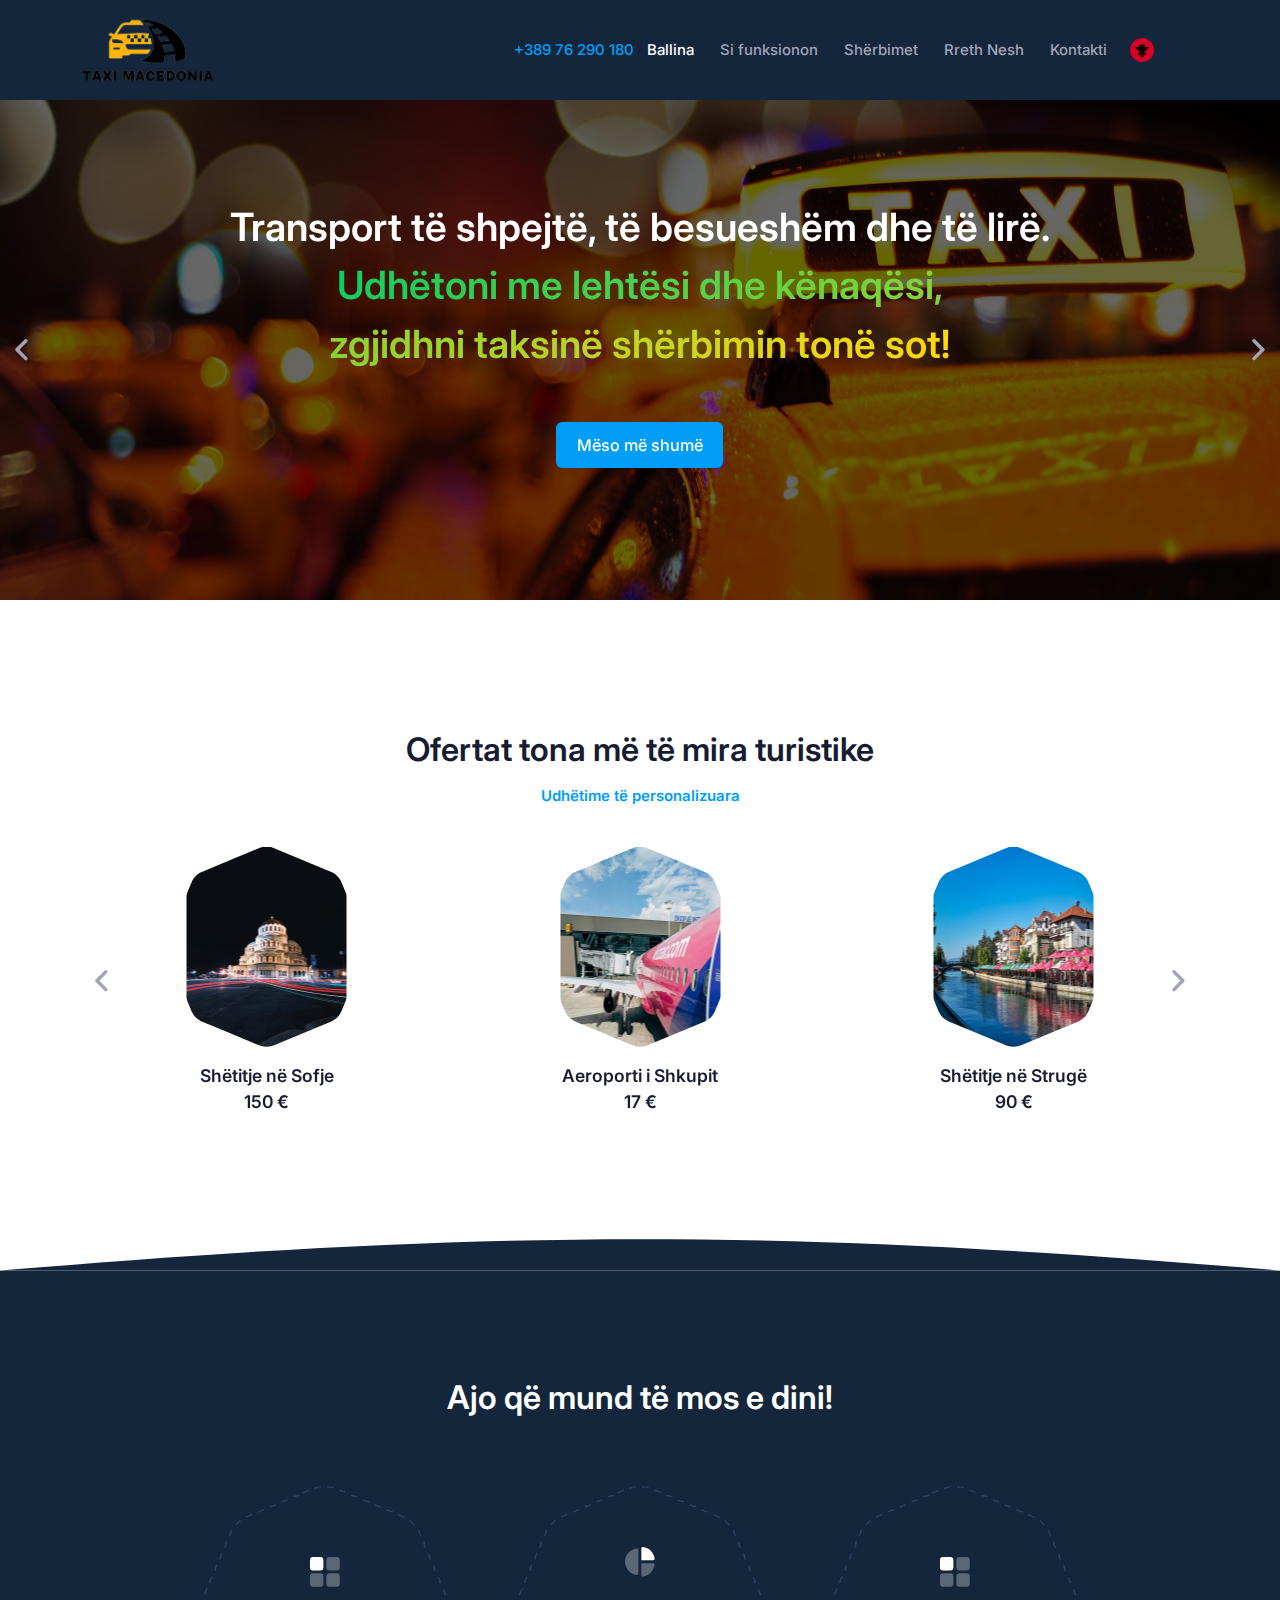
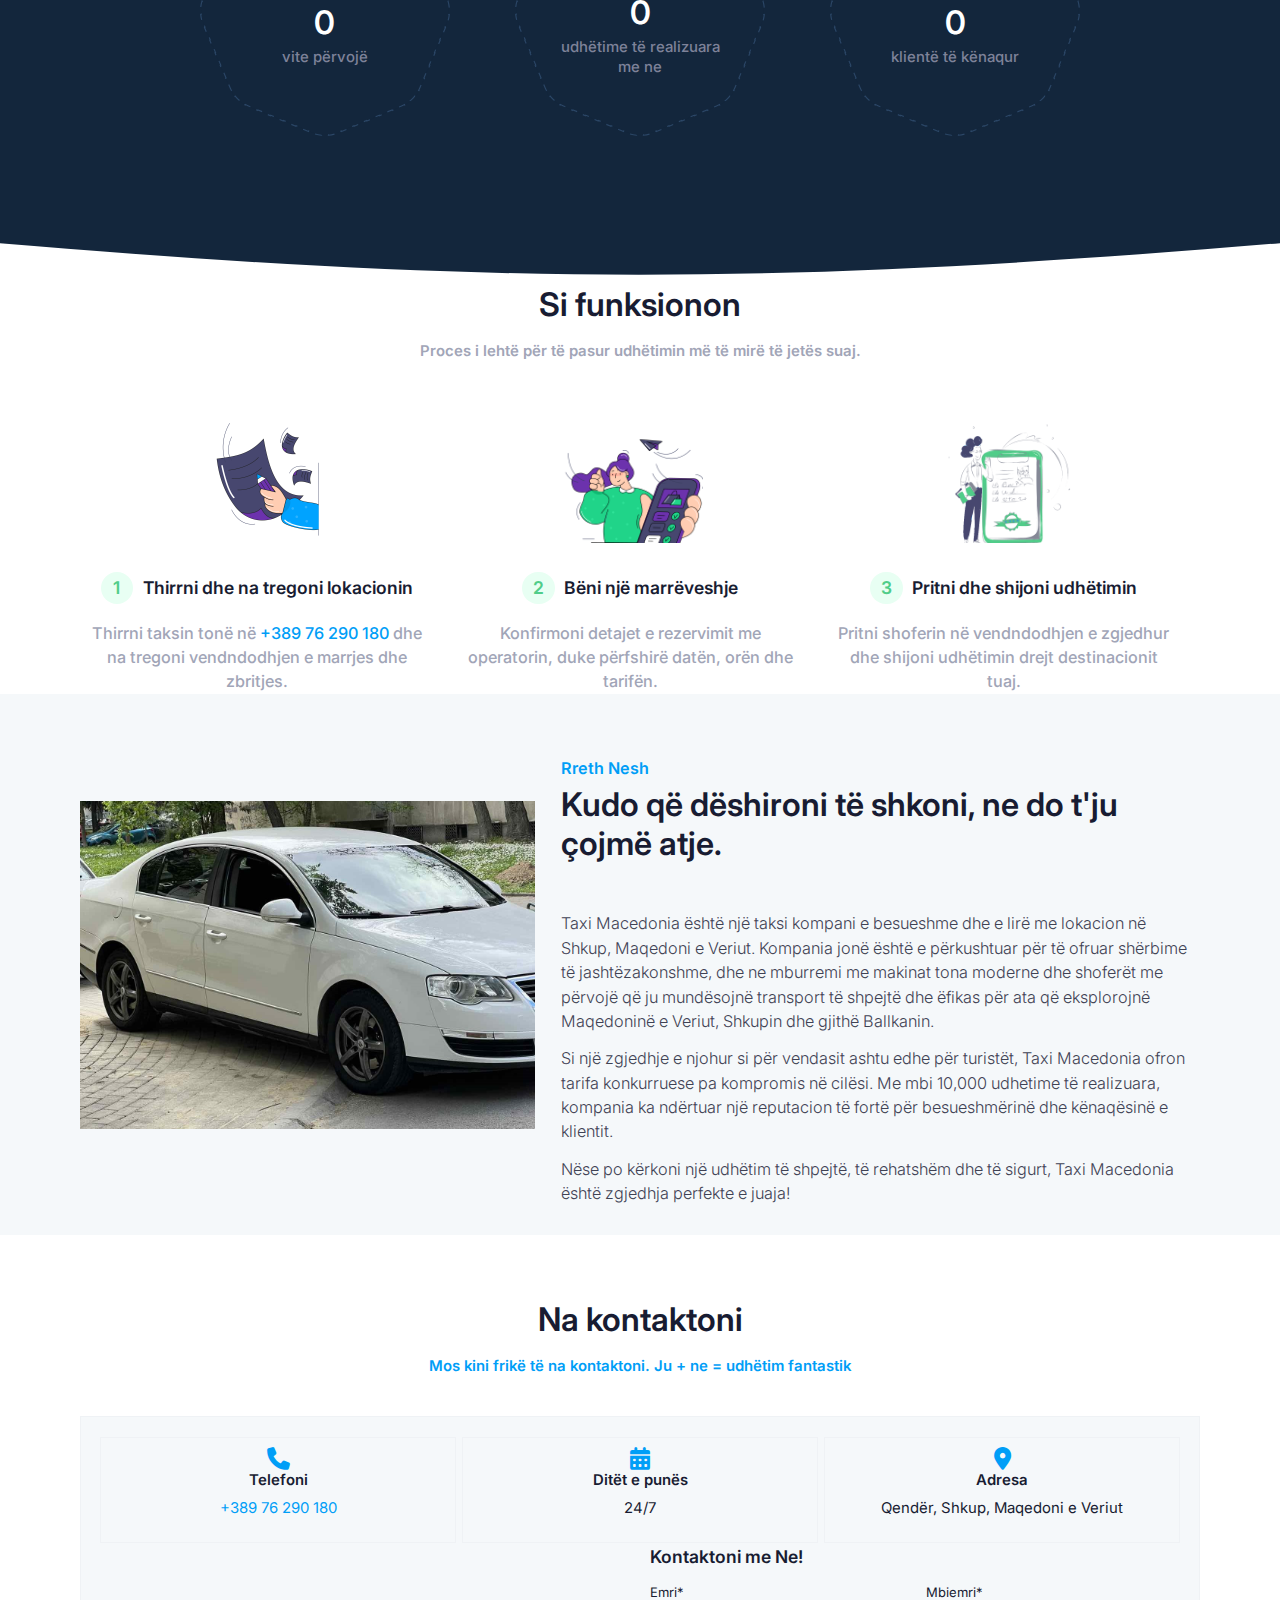
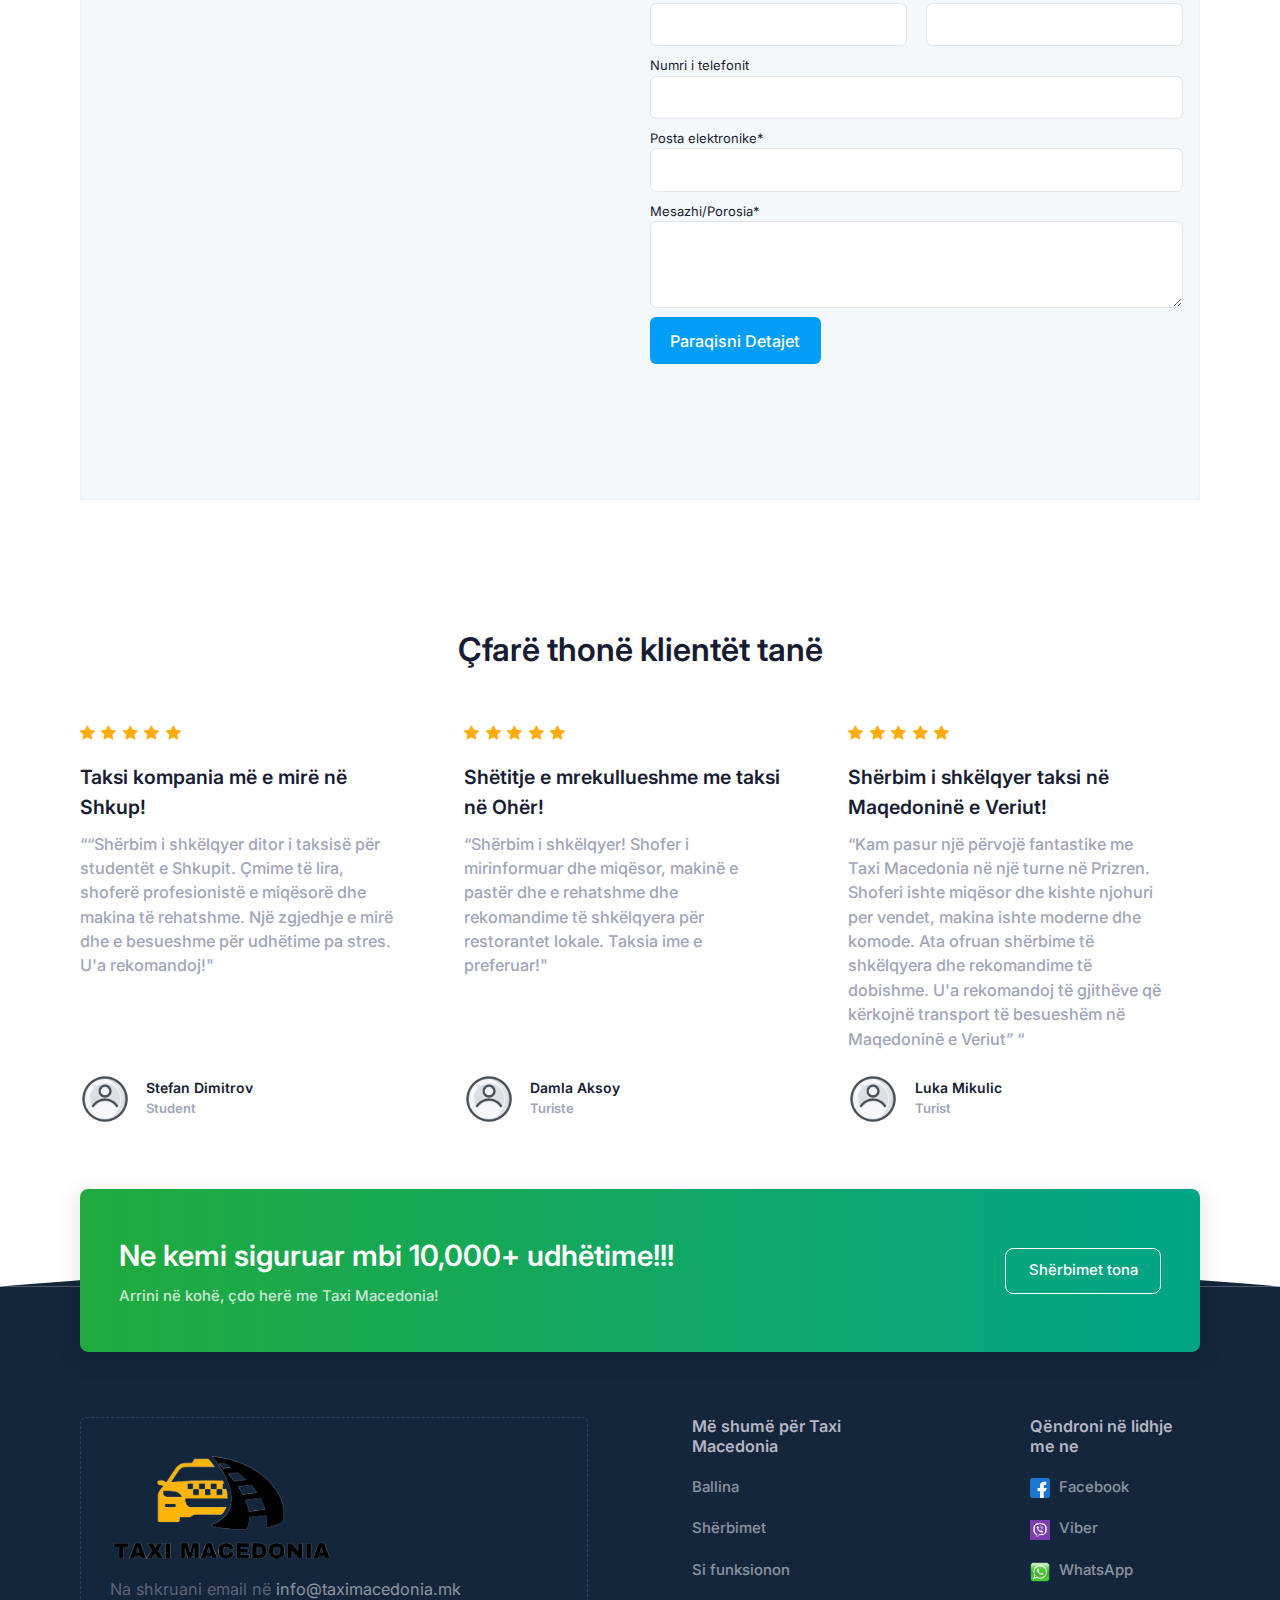
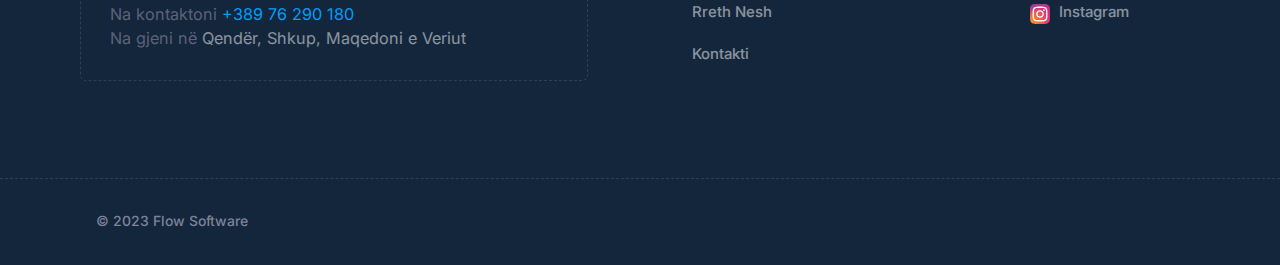
<file: TaxiWebsite/taxi_macedonia/Taxi/Taxi/index-sq.html>
<!DOCTYPE html>
<html lang="en">
<!--begin::Head-->
<head>
    <base href="" />
    <title>Taxi Macedonia</title>
    <meta charset="utf-8" />
    <meta name="description" content="Taxi Macedonia is a reliable and affordable tourist taxi service in Skopje, Macedonia. Explore the city comfortably and safely with our experienced drivers. Book your ride now!" />
    <meta name="keywords"
        content="taxi, taxi service, tourist taxi, Skopje, Macedonia, transportation, travel, booking, ride, tour, sightseeing, affordable, reliable, experienced drivers" />
    <meta name="viewport" content="width=device-width, initial-scale=1" />
    <meta property="og:locale" content="en_US" />
    <meta property="og:type" content="article" />
    <meta property="og:title"
        content="Taxi Macedonia - Tourist Taxi Service in Skopje, Macedonia" />
    <meta property="og:description" content="Taxi Macedonia is a reliable and affordable tourist taxi service in Skopje, Macedonia. Explore the city comfortably and safely with our experienced drivers. Book your ride now!" />
    <meta property="og:url" content="https://www.taximacedonia.com/" />
    <meta property="og:image" content="https://www.taximacedonia.com/assets/images/taxi-macedonia.jpg" />
    <meta property="og:site_name" content="Taxi Macedonia" />
    <link rel="shortcut icon" href="assets/media/logos/favicon.png" />
    <!--begin::Fonts(mandatory for all pages)-->
    <link rel="stylesheet" href="https://fonts.googleapis.com/css?family=Inter:300,400,500,600,700" />
    <!--end::Fonts-->
    <!--begin::Global Stylesheets Bundle(mandatory for all pages)-->
    <link href="assets/plugins/global/plugins.bundle.css" rel="stylesheet" type="text/css" />
    <link href="assets/css/style.bundle.css" rel="stylesheet" type="text/css" />
    <!--end::Global Stylesheets Bundle-->
</head>
<!--end::Head-->
<!--begin::Body-->
<body id="kt_body" data-bs-spy="scroll" data-bs-target="#kt_landing_menu" class="bg-white position-relative app-blank">
    <!--begin::Root-->
    <div class="d-flex flex-column flex-root" id="kt_app_root">
        <!--begin::Header Section-->
        <div class="mb-0" id="home">
            <!--begin::Wrapper-->
            <div class="bgi-no-repeat bgi-size-contain bgi-position-x-center bgi-position-y-bottom landing-dark-bg"
                style="background-image: url(assets/media/svg/illustrations/landing.svg)">
                <!--begin::Header-->
                <div class="landing-header" data-kt-sticky="true" data-kt-sticky-name="landing-header"
                    data-kt-sticky-offset="{default: '200px', lg: '300px'}">
                    <!--begin::Container-->
                    <div class="container">
                        <!--begin::Wrapper-->
                        <div class="d-flex align-items-center justify-content-between">
                            <!--begin::Logo-->
                            <div class="d-flex align-items-center flex-equal">
                                <!--begin::Mobile menu toggle-->
                                <button class="btn btn-icon btn-active-color-primary me-3 d-flex d-lg-none"
                                    id="kt_landing_menu_toggle">
                                    <!--begin::Svg Icon | path: icons/duotune/abstract/abs015.svg-->
                                    <span class="svg-icon svg-icon-2hx">
                                        <svg width="24" height="24" viewBox="0 0 24 24" fill="none"
                                            xmlns="http://www.w3.org/2000/svg">
                                            <path
                                                d="M21 7H3C2.4 7 2 6.6 2 6V4C2 3.4 2.4 3 3 3H21C21.6 3 22 3.4 22 4V6C22 6.6 21.6 7 21 7Z"
                                                fill="currentColor" />
                                            <path opacity="0.3"
                                                d="M21 14H3C2.4 14 2 13.6 2 13V11C2 10.4 2.4 10 3 10H21C21.6 10 22 10.4 22 11V13C22 13.6 21.6 14 21 14ZM22 20V18C22 17.4 21.6 17 21 17H3C2.4 17 2 17.4 2 18V20C2 20.6 2.4 21 3 21H21C21.6 21 22 20.6 22 20Z"
                                                fill="currentColor" />
                                        </svg>
                                    </span>
                                    <!--end::Svg Icon-->
                                </button>
                                <!--end::Mobile menu toggle-->
                                <!--begin::Logo image-->
                                <a href="index-sq.html">
                                    <img alt="Logo" src="assets/media/logos/logo.png"
                                        class="logo-default h-50px h-lg-75px" />
                                    <img alt="Logo" src="assets/media/logos/logo.png"
                                        class="logo-sticky h-50px h-lg-75px" />
                                </a>
                                <!--end::Logo image-->
                            </div>
                            <div class="header-phone">
                                <a href="tel:+38976290180" class="menu menu-column flex-nowrap menu-rounded menu-lg-row menu-title-gray-500 menu-state-title-primary nav nav-flush fs-5 fw-semibold">+389 76 290 180</a>
                              </div>
                            <!--end::Logo-->
                            <!--begin::Menu wrapper-->
                            <div class="d-lg-block" id="kt_header_nav_wrapper">
                                <div class="d-lg-block p-5 p-lg-0" data-kt-drawer="true"
                                    data-kt-drawer-name="landing-menu"
                                    data-kt-drawer-activate="{default: true, lg: false}" data-kt-drawer-overlay="true"
                                    data-kt-drawer-width="200px" data-kt-drawer-direction="start"
                                    data-kt-drawer-toggle="#kt_landing_menu_toggle" data-kt-swapper="true"
                                    data-kt-swapper-mode="prepend"
                                    data-kt-swapper-parent="{default: '#kt_body', lg: '#kt_header_nav_wrapper'}">
                                    <!--begin::Menu-->
                                    <div class="menu menu-column flex-nowrap menu-rounded menu-lg-row menu-title-gray-500 menu-state-title-primary nav nav-flush fs-5 fw-semibold"
                                        id="kt_landing_menu">

                                        <!--begin::Menu item-->
                                        <div class="menu-item">
                                            <!--begin::Menu link-->
                                            <a class="menu-link nav-link active py-3 px-4 px-xxl-6"
                                                href="index-sq.html">Ballina</a>
                                            <!--end::Menu link-->
                                        </div>
                                        <!--begin::Menu item-->
                                        <div class="menu-item">
                                            <!--begin::Menu link-->
                                            <a class="menu-link nav-link py-3 px-4 px-xxl-6"
                                                href="index-sq.html#how-it-work">Si funksionon</a>
                                            <!--end::Menu link-->
                                        </div>
                                        <div class="menu-item">
                                            <!--begin::Menu link-->
                                            <a class="menu-link nav-link  py-3 px-4 px-xxl-6"
                                                href="index-sq.html#services">Shërbimet</a>
                                            <!--end::Menu link-->
                                        </div>
                                        <!--begin::Menu item-->
                                        <div class="menu-item">
                                            <!--begin::Menu link-->
                                            <a class="menu-link nav-link  py-3 px-4 px-xxl-6"
                                                href="index-sq.html#about">Rreth Nesh</a>
                                            <!--end::Menu link-->
                                        </div>
                                        <!--begin::Menu item-->
                                        <div class="menu-item">
                                            <!--begin::Menu link-->
                                            <a class="menu-link nav-link  py-3 px-4 px-xxl-6"
                                                href="index-sq.html#contact">Kontakti</a>
                                            <!--end::Menu link-->
                                            </div>
                                            
                                            </div>
                                        <!--end::Menu-->
                                </div>
                            </div>
                            <div class="language-dropdown-container">
                                <div class="dropdown">  
                                <button class="dropbtn"><img src="assets/media/icons/flags/al.png" alt="AL" width="24" height="24"></button>
                                <element class="dropdown-content">
                                    <a href="index.html"><img src="assets/media/icons/flags/en.png" alt="EN"></a>
                                    <a href="index-mk.html"><img src="assets/media/icons/flags/mk.png" alt="MK"></a>
                                    <a href="index-tr.html"><img src="assets/media/icons/flags/tr.png" alt="TR"></a>
                                  </div>
                                </div>
                            <!--end::Menu wrapper-->
                            <!--begin::Toolbar-->
                            <!-- <div class="flex-equal text-end ms-1">
									<a href="../../demo1/dist/authentication/layouts/basic/sign-in.html" class="btn btn-success">Sign In</a>
								</div> -->
                            <!--end::Toolbar-->
                        </div>
                        <!--end::Wrapper-->
                    </div>
                    <!--end::Container-->
                </div>
                <!--end::Header-->
                <div class="tns tns-default" style="direction: ltr">
                    <!--begin::Wrapper-->
                    <div data-tns="true" data-tns-loop="true" data-tns-swipe-angle="false" data-tns-speed="2000"
                        data-tns-autoplay="true" data-tns-autoplay-timeout="18000" data-tns-controls="true"
                        data-tns-nav="false" data-tns-items="1" data-tns-center="false" data-tns-dots="false"
                        data-tns-prev-button="#kt_team2_slider_prev" data-tns-next-button="#kt_team2_slider_next"
                        data-tns-responsive="{1200: {items: 1}, 992: {items: 1}}">
                        <!--begin::Item-->
                        <div class="text-center  h-500px bgi-no-repeat bgi-size-cover bgi-position-center" 
                            style="background-image:url('assets/media/taxi_banner1.jpg')">
                            <!--begin::Photo-->
                            <div class=" mx-auto p-15 h-500px" style="background-color:rgba(0,0,0,0.6)">
                                <h1 class="text-white lh-base fw-bold fs-2x fs-lg-3x my-15">Transport të shpejtë, të  besueshëm dhe të lirë.
                                    <br />
                                    <span
                                        style="background: linear-gradient(to right, #12CE5D 0%, #FFD80C 100%);-webkit-background-clip: text;-webkit-text-fill-color: transparent;">
                                        <span id="kt_landing_hero_text">Udhëtoni me lehtësi dhe kënaqësi, <br>  zgjidhni taksinë shërbimin tonë sot!</span>
                                    </span>
                                </h1>
                                <a href="index-sq.html" name="" class="btn fs-4 btn-primary">Mëso më shumë</a>
                            </div>
                        </div>
                        <!--begin::Item-->
                        <div class="text-center  h-500px bgi-no-repeat bgi-size-cover bgi-position-center" 
                            style="background-image:url('assets/media/taxi_banner_2.jpg')">
                            <!--begin::Photo-->
                            <div class=" mx-auto p-15 h-500px" style="background-color:rgba(0,0,0,0.6)">
                                <h1 class="text-white lh-base fw-bold fs-2x fs-lg-3x my-15">
                                    <br />
                                    <span
                                        style="background: linear-gradient(to right, #ffffff 0%, #FFD80C 100%);-webkit-background-clip: text;-webkit-text-fill-color: transparent;">
                                        <span id="kt_landing_hero_text">Na besoni shërbimin <br>dhe ne ju çojmë në destinacionin tuaj me stil dhe rehati!
                                        </span>
                                    </span>
                                </h1>
                                <a href="index-sq.html" name="" class="btn fs-4 btn-primary">Mëso më shumë</a>
                            </div>
                        </div>
                        <!--begin::Item-->
                        <div class="text-center  h-500px bgi-no-repeat bgi-size-cover bgi-position-center" 
                            style="background-image:url('assets/media/taxi_banner_3.jpg')">
                            <!--begin::Photo-->
                            <div class=" mx-auto p-15 h-500px" style="background-color:rgba(0,0,0,0.6)">
                                <h1 class="text-white lh-base fw-bold fs-2x fs-lg-3x my-15">Taksi kompania jonë
                                    <br />
                                    <span
                                        style="background: linear-gradient(to right, #12CE5D 0%, #FFD80C 100%);-webkit-background-clip: text;-webkit-text-fill-color: transparent;">
                                        <span id="kt_landing_hero_text">ofron shërbim 24/7  <br> për të gjithë klientët tanë.</span>
                                    </span>
                                </h1>
                                <a href="index-sq.html" name="" class="btn fs-4 btn-primary">Mëso më shumë</a>
                            </div>
                        </div>
                           <!--begin::Item-->
                           <div class="text-center  h-500px bgi-no-repeat bgi-size-cover bgi-position-center" 
                           style="background-image:url('assets/media/taxi_banner_4.jpg')">
                           <!--begin::Photo-->
                           <div class=" mx-auto p-15 h-500px" style="background-color:rgba(0,0,0,0.6)">
                               <h1 class="text-white lh-base fw-bold fs-2x fs-lg-3x my-15">Kompania jonë është vetëm
                                   <br />
                                   <span
                                       style="background: linear-gradient(to right, #12CE5D 0%, #FFD80C 100%);-webkit-background-clip: text;-webkit-text-fill-color: transparent;">
                                       <span id="kt_landing_hero_text">një thirrje larg<br>për të gjitha nevojat tuaja të transportit</span>
                                   </span>
                               </h1>
                               <a href="index-sq.html" name="" class="btn fs-4 btn-primary">Mëso më shumë</a>
                           </div>
                       </div>
                    </div>
                    <!--begin::Button-->
<button class="btn btn-icon btn-active-color-primary d-none d-lg-block" id="kt_team2_slider_prev">
    <!--begin::Svg Icon | path: icons/duotune/arrows/arr074.svg-->
    <span class="svg-icon svg-icon-3x">
        <svg width="24" height="24" viewBox="0 0 24 24" fill="none"
            xmlns="http://www.w3.org/2000/svg">
            <path
                d="M11.2657 11.4343L15.45 7.25C15.8642 6.83579 15.8642 6.16421 15.45 5.75C15.0358 5.33579 14.3642 5.33579 13.95 5.75L8.40712 11.2929C8.01659 11.6834 8.01659 12.3166 8.40712 12.7071L13.95 18.25C14.3642 18.6642 15.0358 18.6642 15.45 18.25C15.8642 17.8358 15.8642 17.1642 15.45 16.75L11.2657 12.5657C10.9533 12.2533 10.9533 11.7467 11.2657 11.4343Z"
                fill="currentColor" />
        </svg>
    </span>
    <!--end::Svg Icon-->
</button>
<!--end::Button-->
<button class="btn btn-icon btn-active-color-primary d-none d-lg-block" id="kt_team2_slider_next">
    <!--begin::Svg Icon | path: icons/duotune/arrows/arr071.svg-->
    <span class="svg-icon svg-icon-3x">
        <svg width="24" height="24" viewBox="0 0 24 24" fill="none"
            xmlns="http://www.w3.org/2000/svg">
            <path
                d="M12.6343 12.5657L8.45001 16.75C8.0358 17.1642 8.0358 17.8358 8.45001 18.25C8.86423 18.6642 9.5358 18.6642 9.95001 18.25L15.4929 12.7071C15.8834 12.3166 15.8834 11.6834 15.4929 11.2929L9.95001 5.75C9.5358 5.33579 8.86423 5.33579 8.45001 5.75C8.0358 6.16421 8.0358 6.83579 8.45001 7.25L12.6343 11.4343C12.9467 11.7467 12.9467 12.2533 12.6343 12.5657Z"
                fill="currentColor" />
        </svg>
    </span>
    <!--end::Svg Icon-->
</button>
                </div>
             
            </div>
            <div class="landing-curve landing-dark-color mb-10 mb-lg-20">
                <!-- <svg viewBox="15 12 1470 48" fill="none" xmlns="http://www.w3.org/2000/svg">
                    <path
                        d="M0 11C3.93573 11.3356 7.85984 11.6689 11.7725 12H1488.16C1492.1 11.6689 1496.04 11.3356 1500 11V12H1488.16C913.668 60.3476 586.282 60.6117 11.7725 12H0V11Z"
                        fill="currentColor"></path>
                </svg> -->
            </div>
        </div>
        <!--end::Header Section-->
        <div class="py-10 py-lg-20">
            <!--begin::Container-->
            <div class="container">
                <!--begin::Heading-->
                <div class="text-center mb-12">
                    <!--begin::Title-->
                    <h3 class="fs-2hx text-dark mb-5" id="services" data-kt-scroll-offset="{default: 100, lg: 150}">Ofertat tona më të mira turistike <br></h3>
                    <!--end::Title-->
                    <!--begin::Sub-title-->
                    <div class="fs-5 text-primary fw-bold">Udhëtime të personalizuara</div>
                    <!--end::Sub-title=-->
                </div>
                <!--end::Heading-->
                <!--begin::Slider-->
                <div class="tns tns-default" style="direction: ltr">
                    <!--begin::Wrapper-->
                    <div data-tns="true" data-tns-loop="true" data-tns-swipe-angle="false" data-tns-speed="2000"
                        data-tns-autoplay="true" data-tns-autoplay-timeout="18000" data-tns-controls="true"
                        data-tns-nav="false" data-tns-items="1" data-tns-center="false" data-tns-dots="false"
                        data-tns-prev-button="#kt_team_slider_prev" data-tns-next-button="#kt_team_slider_next"
                        data-tns-responsive="{1200: {items: 3}, 992: {items: 2}}">
                        <!--begin::Item-->
                        <div class="text-center">
                            <!--begin::Photo-->
                            <div class="octagon mx-auto mb-5 d-flex w-200px h-200px bgi-no-repeat bgi-size-contain bgi-position-center"
                                style="background-image:url('assets/media/avatars/sofia.jpg')"></div>
                            <!--end::Photo-->
                            <!--begin::Person-->
                            <div class="mb-0">
                                <!--begin::Name-->
                                <a href="#" class="text-dark fw-bold text-hover-primary fs-3">Shëtitje në Sofje <br>150 &euro;</a>
                              
                            </div>
                            <!--end::Person-->
                        </div>
                        <!--end::Item-->
                         <!--begin::Item-->
                         <div class="text-center">
                            <!--begin::Photo-->
                            <div class="octagon mx-auto mb-5 d-flex w-200px h-200px bgi-no-repeat bgi-size-contain bgi-position-center"
                                style="background-image:url('assets/media/avatars/skopjeairport_resized.jpg')"></div>
                            <!--end::Photo-->
                            <!--begin::Person-->
                            <div class="mb-0">
                                <!--begin::Name-->
                                <a href="#" class="text-dark fw-bold text-hover-primary fs-3">Aeroporti i Shkupit<br>17 &euro; </a>
                              
                            </div>
                            <!--end::Person-->
                        </div>
                        <!--end::Item-->
                         <!--begin::Item-->
                         <div class="text-center">
                            <!--begin::Photo-->
                            <div class="octagon mx-auto mb-5 d-flex w-200px h-200px bgi-no-repeat bgi-size-contain bgi-position-center"
                                style="background-image:url('assets/media/avatars/Stuga.jpg')"></div>
                            <!--end::Photo-->
                            <!--begin::Person-->
                            <div class="mb-0">
                                <!--begin::Name-->
                                <a href="#" class="text-dark fw-bold text-hover-primary fs-3">Shëtitje në Strugë <br>90 &euro;</a>
                              
                            </div>
                            <!--end::Person-->
                        </div>
                        <!--end::Item-->
                         <!--begin::Item-->
                         <div class="text-center">
                            <!--begin::Photo-->
                            <div class="octagon mx-auto mb-5 d-flex w-200px h-200px bgi-no-repeat bgi-size-contain bgi-position-center"
                                style="background-image:url('assets/media/avatars/tetovo.jpg')"></div>
                            <!--end::Photo-->
                            <!--begin::Person-->
                            <div class="mb-0">
                                <!--begin::Name-->
                                <a href="#" class="text-dark fw-bold text-hover-primary fs-3">Shëtitje në Tetovë<br>30 &euro;</a>
                              
                            </div>
                            <!--end::Person-->
                        </div>
                        <!--end::Item-->
                         <!--begin::Item-->
                         <div class="text-center">
                            <!--begin::Photo-->
                            <div class="octagon mx-auto mb-5 d-flex w-200px h-200px bgi-no-repeat bgi-size-contain bgi-position-center"
                                style="background-image:url('assets/media/avatars/gostivar.jpg')"></div>
                            <!--end::Photo-->
                            <!--begin::Person-->
                            <div class="mb-0">
                                <!--begin::Name-->
                                <a href="#" class="text-dark fw-bold text-hover-primary fs-3">Shëtitje në Gostivar<br>40 &euro;</a>
                              
                            </div>
                            <!--end::Person-->
                        </div>
                        <!--end::Item-->
                         <!--begin::Item-->
                         <div class="text-center">
                            <!--begin::Photo-->
                            <div class="octagon mx-auto mb-5 d-flex w-200px h-200px bgi-no-repeat bgi-size-contain bgi-position-center"
                                style="background-image:url('assets/media/avatars/mavorovo.jpg')"></div>
                            <!--end::Photo-->
                            <!--begin::Person-->
                            <div class="mb-0">
                                <!--begin::Name-->Shëtitje në Mavrovë<br>60 &euro;</a>
                              
                            </div>
                            <!--end::Person-->
                        </div>
                        <!--end::Item-->

                         <!--begin::Item-->
                         <div class="text-center">
                            <!--begin::Photo-->
                            <div class="octagon mx-auto mb-5 d-flex w-200px h-200px bgi-no-repeat bgi-size-contain bgi-position-center"
                                style="background-image:url('assets/media/avatars/shtip.jpg')"></div>
                            <!--end::Photo-->
                            <!--begin::Person-->
                            <div class="mb-0">
                                <!--begin::Name-->
                                <a href="#" class="text-dark fw-bold text-hover-primary fs-3">Shëtitje në Shtip<br>50 &euro;</a>
                              
                            </div>
                            <!--end::Person-->
                        </div>
                        <!--end::Item-->

                         <!--begin::Item-->
                         <div class="text-center">
                            <!--begin::Photo-->
                            <div class="octagon mx-auto mb-5 d-flex w-200px h-200px bgi-no-repeat bgi-size-contain bgi-position-center"
                                style="background-image:url('assets/media/avatars/strumica.jpg')"></div>
                            <!--end::Photo-->
                            <!--begin::Person-->
                            <div class="mb-0">
                                <!--begin::Name-->
                                <a href="#" class="text-dark fw-bold text-hover-primary fs-3">Shëtitje në Strumicë<br>90 &euro;</a>
                              
                            </div>
                            <!--end::Person-->
                        </div>
                        <!--end::Item-->

                         <!--begin::Item-->
                         <div class="text-center">
                            <!--begin::Photo-->
                            <div class="octagon mx-auto mb-5 d-flex w-200px h-200px bgi-no-repeat bgi-size-contain bgi-position-center"
                                style="background-image:url('assets/media/avatars/prishtina.jpg')"></div>
                            <!--end::Photo-->
                            <!--begin::Person-->
                            <div class="mb-0">
                                <!--begin::Name-->
                                <a href="#" class="text-dark fw-bold text-hover-primary fs-3">Shëtitje në Prishtinë<br>60 &euro;</a>
                              
                            </div>
                            <!--end::Person-->
                        </div>
                        <!--end::Item-->

                         <!--begin::Item-->
                         <div class="text-center">
                            <!--begin::Photo-->
                            <div class="octagon mx-auto mb-5 d-flex w-200px h-200px bgi-no-repeat bgi-size-contain bgi-position-center"
                                style="background-image:url('assets/media/avatars/ferizaj.jpg')"></div>
                            <!--end::Photo-->
                            <!--begin::Person-->
                            <div class="mb-0">
                                <!--begin::Name-->
                                <a href="#" class="text-dark fw-bold text-hover-primary fs-3">Shëtitje në Ferizaj<br>50 &euro;</a>
                              
                            </div>
                            <!--end::Person-->
                            
                        </div>
                        <!--end::Item-->
                         <!--begin::Item-->
                         <div class="text-center">
                            <!--begin::Photo-->
                            <div class="octagon mx-auto mb-5 d-flex w-200px h-200px bgi-no-repeat bgi-size-contain bgi-position-center"
                                style="background-image:url('assets/media/avatars/tirana.jpg')"></div>
                            <!--end::Photo-->
                            <!--begin::Person-->
                            <div class="mb-0">
                                <!--begin::Name-->
                                <a href="#" class="text-dark fw-bold text-hover-primary fs-3">Shëtitje në Tiranë<br>200 &euro;</a>
                              
                            </div>
                            <!--end::Person-->
                            
                        </div>
                        <!--end::Item-->
                         <!--begin::Item-->
                         <div class="text-center">
                            <!--begin::Photo-->
                            <div class="octagon mx-auto mb-5 d-flex w-200px h-200px bgi-no-repeat bgi-size-contain bgi-position-center"
                                style="background-image:url('assets/media/avatars/Belgrade.jpg')"></div>
                            <!--end::Photo-->
                            <!--begin::Person-->
                            <div class="mb-0">
                                <!--begin::Name-->
                                <a href="#" class="text-dark fw-bold text-hover-primary fs-3">Shëtitje në Beograd<br>250 &euro;</a>
                              
                            </div>
                            <!--end::Person-->
                            
                        </div>
                        <!--end::Item-->
                        <!--begin::Item-->
                        <div class="text-center">
                            <!--begin::Photo-->
                            <div class="octagon mx-auto mb-5 d-flex w-200px h-200px bgi-no-repeat bgi-size-contain bgi-position-center"
                                style="background-image:url('assets/media/avatars/ohrid.jpg')"></div>
                            <div class="mb-0">
                                <!--begin::Name-->
                                <a href="#" class="text-dark fw-bold text-hover-primary fs-3">Shëtitje në Ohër<br>90 &euro;</a>
                            
                            </div>
                            <!--end::Person-->
                        </div>
                        <div class="text-center">
                            <!--begin::Photo-->
                            <div class="octagon mx-auto mb-5 d-flex w-200px h-200px bgi-no-repeat bgi-size-contain bgi-position-center"
                                style="background-image:url('assets/media/avatars/prizren.jpg')"></div>
                            <!--begin::Person-->
                            <div class="mb-0">
                                <!--begin::Name-->
                                <a href="#" class="text-dark fw-bold text-hover-primary fs-3">Shëtitje në Prizren<br>80 &euro;</a>
                            </div>
                            <!--end::Person-->
                        </div>
                        <!--end::Item-->
                        <!--begin::Item-->
                        <div class="text-center">
                            <!--begin::Photo-->
                            <div class="octagon mx-auto mb-5 d-flex w-200px h-200px bgi-no-repeat bgi-size-contain bgi-position-center"
                                style="background-image:url('assets/media/avatars/thesaloniki.jpg')"></div>
                            <!--end::Photo-->
                            <div class="mb-0">
                                <!--begin::Name-->
                                <a href="#" class="text-dark fw-bold text-hover-primary fs-3">Shëtitje në Selanik<br>150 &euro;</a>
                            </div>
                            <!--end::Person-->
                        </div>
                        <!--end::Item-->
                    </div>
                    <!--begin::Button-->
                    <button class="btn btn-icon btn-active-color-primary" id="kt_team_slider_prev">
                        <!--begin::Svg Icon | path: icons/duotune/arrows/arr074.svg-->
                        <span class="svg-icon svg-icon-3x">
                            <svg width="24" height="24" viewBox="0 0 24 24" fill="none"
                                xmlns="http://www.w3.org/2000/svg">
                                <path
                                    d="M11.2657 11.4343L15.45 7.25C15.8642 6.83579 15.8642 6.16421 15.45 5.75C15.0358 5.33579 14.3642 5.33579 13.95 5.75L8.40712 11.2929C8.01659 11.6834 8.01659 12.3166 8.40712 12.7071L13.95 18.25C14.3642 18.6642 15.0358 18.6642 15.45 18.25C15.8642 17.8358 15.8642 17.1642 15.45 16.75L11.2657 12.5657C10.9533 12.2533 10.9533 11.7467 11.2657 11.4343Z"
                                    fill="currentColor" />
                            </svg>
                        </span>
                        <!--end::Svg Icon-->
                    </button>
                    <!--end::Button-->
                    <button class="btn btn-icon btn-active-color-primary" id="kt_team_slider_next">
                        <!--begin::Svg Icon | path: icons/duotune/arrows/arr071.svg-->
                        <span class="svg-icon svg-icon-3x">
                            <svg width="24" height="24" viewBox="0 0 24 24" fill="none"
                                xmlns="http://www.w3.org/2000/svg">
                                <path
                                    d="M12.6343 12.5657L8.45001 16.75C8.0358 17.1642 8.0358 17.8358 8.45001 18.25C8.86423 18.6642 9.5358 18.6642 9.95001 18.25L15.4929 12.7071C15.8834 12.3166 15.8834 11.6834 15.4929 11.2929L9.95001 5.75C9.5358 5.33579 8.86423 5.33579 8.45001 5.75C8.0358 6.16421 8.0358 6.83579 8.45001 7.25L12.6343 11.4343C12.9467 11.7467 12.9467 12.2533 12.6343 12.5657Z"
                                    fill="currentColor" />
                            </svg>
                        </span>
                        <!--end::Svg Icon-->
                    </button>
                    <!--end::Button-->
                </div>
                <!--end::Slider-->
            </div>
            <!--end::Container-->
        </div>
        
        <div class="mt-15">
            <!--begin::Curve top-->
            <div class="landing-curve landing-dark-color">
                <svg viewBox="15 -1 1470 48" fill="none" xmlns="http://www.w3.org/2000/svg">
                    <path
                        d="M1 48C4.93573 47.6644 8.85984 47.3311 12.7725 47H1489.16C1493.1 47.3311 1497.04 47.6644 1501 48V47H1489.16C914.668 -1.34764 587.282 -1.61174 12.7725 47H1V48Z"
                        fill="currentColor"></path>
                </svg>
            </div>
            <!--end::Curve top-->
            <div class="pb-15 pt-18 landing-dark-bg">
                <!--begin::Container-->
                <div class="container">
                    <!--begin::Heading-->
                    <div class="text-center mt-15 mb-18" id="achievements"
                        data-kt-scroll-offset="{default: 100, lg: 150}">
                        <!--begin::Title-->
                        <h3 class="fs-2hx text-white fw-bold mb-5">Ajo që mund të mos e dini!</h3>
                    </div>
                    <!--end::Heading-->
                    <!--begin::Statistics-->
                    <div class="d-flex flex-center">
                        <!--begin::Items-->
                        <div class="d-flex flex-wrap flex-center justify-content-lg-between mb-15 mx-auto w-xl-900px">
                            <!--begin::Item-->
                            <div class="d-flex flex-column flex-center h-200px w-200px h-lg-250px w-lg-250px m-3 bgi-no-repeat bgi-position-center bgi-size-contain"
                                style="background-image: url('assets/media/svg/misc/octagon.svg')">
                                <!--begin::Symbol-->
                                <!--begin::Svg Icon | path: icons/duotune/general/gen025.svg-->
                                <span class="svg-icon svg-icon-2tx svg-icon-white mb-3">
                                    <svg width="24" height="24" viewBox="0 0 24 24" fill="none"
                                        xmlns="http://www.w3.org/2000/svg">
                                        <rect x="2" y="2" width="9" height="9" rx="2" fill="currentColor" />
                                        <rect opacity="0.3" x="13" y="2" width="9" height="9" rx="2"
                                            fill="currentColor" />
                                        <rect opacity="0.3" x="13" y="13" width="9" height="9" rx="2"
                                            fill="currentColor" />
                                        <rect opacity="0.3" x="2" y="13" width="9" height="9" rx="2"
                                            fill="currentColor" />
                                    </svg>
                                </span>
                                <!--begin::Info-->
                                <div class="mb-0 text-center">
                                    <!--begin::Value-->
                                    <div class="fs-lg-2hx fs-2x fw-bold text-white d-flex flex-center">
                                        <div class="min-w-70px" data-kt-countup="true" data-kt-countup-value="8">0
                                        </div>
                                    </div>
                                    <!--end::Value-->
                                    <!--begin::Label-->
                                    <span class="text-gray-600 fw-semibold fs-5 lh-0 ">vite përvojë</span>
                                    <!--end::Label-->
                                </div>
                                <!--end::Info-->
                            </div>
                            <!--end::Item-->
                            <!--begin::Item-->
                            <div class="d-flex flex-column flex-center h-200px w-200px h-lg-250px w-lg-250px m-3 bgi-no-repeat bgi-position-center bgi-size-contain"
                                style="background-image: url('assets/media/svg/misc/octagon.svg')">
                                <!--begin::Symbol-->
                                <!--begin::Svg Icon | path: icons/duotune/graphs/gra008.svg-->
                                <span class="svg-icon svg-icon-2tx svg-icon-white mb-3">
                                    <svg width="24" height="24" viewBox="0 0 24 24" fill="none"
                                        xmlns="http://www.w3.org/2000/svg">
                                        <path
                                            d="M13 10.9128V3.01281C13 2.41281 13.5 1.91281 14.1 2.01281C16.1 2.21281 17.9 3.11284 19.3 4.61284C20.7 6.01284 21.6 7.91285 21.9 9.81285C22 10.4129 21.5 10.9128 20.9 10.9128H13Z"
                                            fill="currentColor" />
                                        <path opacity="0.3"
                                            d="M13 12.9128V20.8129C13 21.4129 13.5 21.9129 14.1 21.8129C16.1 21.6129 17.9 20.7128 19.3 19.2128C20.7 17.8128 21.6 15.9128 21.9 14.0128C22 13.4128 21.5 12.9128 20.9 12.9128H13Z"
                                            fill="currentColor" />
                                        <path opacity="0.3"
                                            d="M11 19.8129C11 20.4129 10.5 20.9129 9.89999 20.8129C5.49999 20.2129 2 16.5128 2 11.9128C2 7.31283 5.39999 3.51281 9.89999 3.01281C10.5 2.91281 11 3.41281 11 4.01281V19.8129Z"
                                            fill="currentColor" />
                                    </svg>
                                </span>
                                <!--end::Svg Icon-->
                                <!--end::Symbol-->
                                <!--begin::Info-->
                                <div class="mb-0 text-center">
                                    <!--begin::Value-->
                                    <div class="fs-lg-2hx fs-2x fw-bold text-white d-flex flex-center">
                                        <div class="min-w-70px" data-kt-countup="true" data-kt-countup-value="10000"
                                            data-kt-countup-suffix="+">0</div>
                                    </div>
                                    <!--end::Value-->
                                    <!--begin::Label-->
                                    <span class="text-gray-600 fw-semibold fs-5 lh-0">udhëtime të realizuara <br> me ne</span>
                                    <!--end::Label-->
                                </div>
                                <!--end::Info-->
                            </div>
                            <!--end::Item-->
                            <!--begin::Item-->
                            <div class="d-flex flex-column flex-center h-200px w-200px h-lg-250px w-lg-250px m-3 bgi-no-repeat bgi-position-center bgi-size-contain"
                                style="background-image: url('assets/media/svg/misc/octagon.svg')">
                                <!--begin::Symbol-->
                                <span class="svg-icon svg-icon-2tx svg-icon-white mb-3">
                                    <svg width="24" height="24" viewBox="0 0 24 24" fill="none"
                                        xmlns="http://www.w3.org/2000/svg">
                                        <rect x="2" y="2" width="9" height="9" rx="2" fill="currentColor" />
                                        <rect opacity="0.3" x="13" y="2" width="9" height="9" rx="2"
                                            fill="currentColor" />
                                        <rect opacity="0.3" x="13" y="13" width="9" height="9" rx="2"
                                            fill="currentColor" />
                                        <rect opacity="0.3" x="2" y="13" width="9" height="9" rx="2"
                                            fill="currentColor" />
                                    </svg>
                                </span>
                                <!--end::Symbol-->
                                <!--begin::Info-->
                                <div class="mb-0 text-center">
                                    <!--begin::Value-->
                                    <div class="fs-lg-2hx fs-2x fw-bold text-white d-flex flex-center">
                                        <div class="min-w-70px" data-kt-countup="true" data-kt-countup-value="8000"
                                            data-kt-countup-suffix="+">0</div>
                                    </div>
                                    <!--end::Value-->
                                    <!--begin::Label-->
                                    <span class="text-gray-600 fw-semibold fs-5 lh-0">klientë të kënaqur</span>
                                    <!--end::Label-->
                                </div>
                                <!--end::Info-->
                            </div>
                            <!--end::Item-->
                        </div>
                        <!--end::Items-->
                    </div>
                    <!--end::Statistics-->
                </div>
                <!--end::Container-->
            </div>
            <!--begin::Curve bottom-->
            <div class="landing-curve landing-dark-color">
                <svg viewBox="15 12 1470 48" fill="none" xmlns="http://www.w3.org/2000/svg">
                    <path
                        d="M0 11C3.93573 11.3356 7.85984 11.6689 11.7725 12H1488.16C1492.1 11.6689 1496.04 11.3356 1500 11V12H1488.16C913.668 60.3476 586.282 60.6117 11.7725 12H0V11Z"
                        fill="currentColor"></path>
                </svg>
            </div>
            <!--end::Curve bottom-->
        </div>
        <div class="mb-n10 mb-lg-n20 z-index-2" id="how-it-work">
            <!--begin::Container-->
            <div class="container">
                <!--begin::Heading-->
                <div class="text-center mb-17">
                    <!--begin::Title-->
                    <h3 class="fs-2hx text-dark mb-5" id="how-it-works" data-kt-scroll-offset="{default: 100, lg: 150}">
                        Si funksionon</h3>
                    <!--end::Title-->
                    <!--begin::Text-->
                    <div class="fs-5 text-muted fw-bold">Proces i lehtë për të pasur udhëtimin më të mirë të jetës suaj.</div>
                    <!--end::Text-->
                </div>
                <!--end::Heading-->
                <!--begin::Row-->
                <div class="row w-100 gy-10 mb-md-20">
                    <!--begin::Col-->
                    <div class="col-md-4 px-5">
                        <!--begin::Story-->
                        <div class="text-center mb-10 mb-md-0">
                            <!--begin::Illustration-->
                            <img src="assets/media/illustrations/step1.png" class="mh-125px mb-9" alt="" />
                            <!--end::Illustration-->
                            <!--begin::Heading-->
                            <div class="d-flex flex-center mb-5">
                                <!--begin::Badge-->
                                <span class="badge badge-circle badge-light-success fw-bold p-5 me-3 fs-3">1</span>
                                <!--end::Badge-->
                                <!--begin::Title-->
                                <div class="fs-5 fs-lg-3 fw-bold text-dark">Thirrni dhe na tregoni lokacionin</div>
                                <!--end::Title-->
                            </div>
                            <!--end::Heading-->
                            <!--begin::Description-->
                            <div class="fw-semibold fs-6 fs-lg-4 text-muted">Thirrni taksin tonë në <a href="tel:+38976290180">+389 76 290 180</a> dhe na tregoni vendndodhjen e marrjes dhe zbritjes. </div>
                            <!--end::Description-->
                        </div>
                        <!--end::Story-->
                    </div>
                    <!--end::Col-->
                    <!--begin::Col-->
                    <div class="col-md-4 px-5">
                        <!--begin::Story-->
                        <div class="text-center mb-10 mb-md-0">
                            <!--begin::Illustration-->
                            <img src="assets/media/illustrations/step2.png" class="mh-125px mb-9" alt="" />
                            <!--end::Illustration-->
                            <!--begin::Heading-->
                            <div class="d-flex flex-center mb-5">
                                <!--begin::Badge-->
                                <span class="badge badge-circle badge-light-success fw-bold p-5 me-3 fs-3">2</span>
                                <!--end::Badge-->
                                <!--begin::Title-->
                                <div class="fs-5 fs-lg-3 fw-bold text-dark">Bëni një marrëveshje </div>
                                <!--end::Title-->
                            </div>
                            <!--end::Heading-->
                            <!--begin::Description-->
                            <div class="fw-semibold fs-6 fs-lg-4 text-muted">Konfirmoni detajet e rezervimit me operatorin, duke përfshirë datën, orën dhe tarifën.
                            </div>
                            <!--end::Description-->
                        </div>
                        <!--end::Story-->
                    </div>
                    <!--end::Col-->
                    <!--begin::Col-->
                    <div class="col-md-4 px-5">
                        <!--begin::Story-->
                        <div class="text-center mb-10 mb-md-0">
                            <!--begin::Illustration-->
                            <img src="assets/media/illustrations/step3.png" class="mh-125px mb-9" alt="" />
                            <!--end::Illustration-->
                            <!--begin::Heading-->
                            <div class="d-flex flex-center mb-5">
                                <!--begin::Badge-->
                                <span class="badge badge-circle badge-light-success fw-bold p-5 me-3 fs-3">3</span>
                                <!--end::Badge-->
                                <!--begin::Title-->
                                <div class="fs-5 fs-lg-3 fw-bold text-dark">Pritni dhe shijoni udhëtimin</div>
                                <!--end::Title-->
                            </div>
                            <!--end::Heading-->
                            <!--begin::Description-->
                            <div class="fw-semibold fs-6 fs-lg-4 text-muted">Pritni shoferin në vendndodhjen e zgjedhur dhe shijoni udhëtimin drejt destinacionit tuaj.</div>
                            <!--end::Description-->
                        </div>
                        <!--end::Story-->
                    </div>
                    <!--end::Col-->
                </div>
                <!--end::Row-->
            </div>
            <!--end::Container-->
        </div>
        <div class="bg-gray-100" id="about">
            <!--begin::Container-->
            <div class="container">
                <div class="row">
                    <div class="col-md-5">
                        <img src="assets/media/taxiskopjee.jpg" class="w-100 mt-15 pt-18" alt="" srcset="">
                    </div>
                    <div class="col-md-7 p-5">
                        <h4 class="text-primary mt-15">Rreth Nesh</h4>
                        <h3 class="fs-2hx text-dark mb-5" id="clients" data-kt-scroll-offset="{default: 125, lg: 150}">
                            Kudo që dëshironi të shkoni, ne do t'ju çojmë atje. <br></h3>
                        <div class="row mt-15">
                            <p class="text-gray-800 lead">Taxi Macedonia është një taksi kompani e besueshme dhe e lirë me lokacion në Shkup, Maqedoni e Veriut.
                                Kompania jonë është e përkushtuar për të ofruar shërbime të jashtëzakonshme, dhe ne mburremi me makinat tona moderne dhe shoferët me përvojë që ju mundësojnë transport të shpejtë dhe ëfikas për ata që eksplorojnë Maqedoninë e Veriut, Shkupin dhe gjithë Ballkanin.</p>
                            <p class="text-gray-800 lead">Si një zgjedhje e njohur si për vendasit ashtu edhe për turistët, Taxi Macedonia ofron tarifa konkurruese pa kompromis në cilësi. 
                                Me mbi 10,000 udhetime të realizuara, kompania ka ndërtuar një reputacion të fortë për besueshmërinë dhe kënaqësinë e klientit.</p>
                            <p class="text-gray-800 lead">
                                Nëse po kërkoni një udhëtim të shpejtë, të rehatshëm dhe të sigurt, Taxi Macedonia është zgjedhja perfekte e juaja!
</p>
                        </div>
                    </div>
                </div>
            </div>
            <!--end::Container-->
        </div>
        <div class="py-10 py-lg-20" id="contact">
            <!--begin::Container-->
            <div class="container">
                <!--begin::Heading-->
                <div class="text-center mb-12">
                    <!--begin::Title-->
                    <h3 class="fs-2hx text-dark mb-5" id="services" data-kt-scroll-offset="{default: 100, lg: 150}">
                        Na kontaktoni</h3>
                    <!--end::Title-->
                    <!--begin::Sub-title-->
                    <div class="fs-5 text-primary fw-bold">Mos kini frikë të na kontaktoni. Ju + ne = udhëtim fantastik</div>
                    <!--end::Sub-title=-->
                </div>
                <!--end::Heading-->
                <form action="" class="p-5 border bg-gray-100" method="post">
                    <div class=" mb-10 ">
                        <div class="d-flex">
                            <div class="col text-center border m-1 p-3">
                                <i class="fas fa-phone fs-1 text-primary"></i>
                                <h5>Telefoni</h5>
                                <p class="fs-5"> <a href="tel:+38976290180">+389 76 290 180</a></p>
                            </div>
                            <div class="col text-center border m-1 p-3">
                                <i class="fas fa-calendar-alt   fs-1 text-primary"></i>
                                <h5>Ditët e punës</h5>
                                <p class="fs-5">24/7</p>
                            </div>
                            <div class="col text-center border m-1 p-3">
                                <i class="fas fa-map-marker-alt fs-1 text-primary"></i>
                                <h5>Adresa</h5>
                                <p class="fs-5">Qendër, Shkup, Maqedoni e Veriut</p>
                            </div>
                        </div>
                        <form action="" class="p-5 border bg-gray-100" method="post">
                            <div class="row">
                                <div class="col-md-6 p-5 mt-5">
                                   <iframe src="https://www.google.com/maps/embed?pb=!1m18!1m12!1m3!1d2904.963132867369!2d21.423745116252833!3d41.998051679210656!2m3!1f0!2f0!3f0!3m2!1i1024!2i768!4f13.1!3m3!1m2!1s0x13542ea2ad0da1c9%3A0x1b9672667e54e0c!2sSkopje%2C%20North%20Macedonia!5e0!3m2!1sen!2s!4v1678568753611!5m2!1sen!2s&z=10"
                                    width="100%" height="450" style="border:0;" allowfullscreen="" loading="lazy"></iframe>
                                </div>
                                <div class="col-md-6">
                                    <h3>Kontaktoni me Ne!</h3>
                                    <div class="row mt-5">
                                        <div class="col-md-6 mb-3">
                                            <label for="">Emri*</label>
                                            <input type="text" name="first_name" required class="form-control" id="">
                                        </div>
                                        <div class="col-md-6 mb-3">
                                            <label for="">Mbiemri*</label>
                                            <input type="text" name="last_name" required class="form-control" id="">
                                        </div>
                                        <div class="col-md-12 mb-3">
                                            <label for="">Numri i telefonit</label>
                                            <input type="number" name="last_name" class="form-control" id="">
                                        </div>
                                        <div class="col-md-12 mb-3">
                                            <label for="">Posta elektronike*</label>
                                            <input type="email" name="email" required class="form-control" id="">
                                        </div>
                                        
                                        <div class="col-md-12 mb-3">
                                            <label for="">Mesazhi/Porosia*</label>
                                            <textarea name="" required class="form-control" id="" cols="30"
                                                rows="3"></textarea>
                                        </div>
                                        <div class="col-md-12 mb-3">
                                            <button type="submit" name="" class="btn fs-4  btn-primary">Paraqisni Detajet</button>
                                        </div>
                                    </div>
                                </div>
                            </div>
                        </form>
                    </div>
            </div>
            <!--end::Container-->
        </div>
        <div class="mt-20 mb-n20 position-relative z-index-2">
            <!--begin::Container-->
            <div class="container">
                <!--begin::Heading-->
                <div class="text-center mb-17">
                    <!--begin::Title-->
                    <h3 class="fs-2hx text-dark mb-5" id="clients" data-kt-scroll-offset="{default: 125, lg: 150}">Çfarë thonë klientët tanë</h3>
                    <!--end::Title-->
                </div>
                <!--end::Heading-->
                <!--begin::Row-->
                <div class="row g-lg-10 mb-10 mb-lg-20">
                    <!--begin::Col-->
                    <div class="col-lg-4">
                        <!--begin::Testimonial-->
                        <div
                            class="d-flex flex-column justify-content-between h-lg-100 px-10 px-lg-0 pe-lg-10 mb-15 mb-lg-0">
                            <!--begin::Wrapper-->
                            <div class="mb-7">
                                <!--begin::Rating-->
                                <div class="rating mb-6">
                                    <div class="rating-label me-2 checked">
                                        <i class="bi bi-star-fill fs-5"></i>
                                    </div>
                                    <div class="rating-label me-2 checked">
                                        <i class="bi bi-star-fill fs-5"></i>
                                    </div>
                                    <div class="rating-label me-2 checked">
                                        <i class="bi bi-star-fill fs-5"></i>
                                    </div>
                                    <div class="rating-label me-2 checked">
                                        <i class="bi bi-star-fill fs-5"></i>
                                    </div>
                                    <div class="rating-label me-2 checked">
                                        <i class="bi bi-star-fill fs-5"></i>
                                    </div>
                                </div>
                                <!--end::Rating-->
                                <!--begin::Title-->
                                <div class="fs-2 fw-bold text-dark mb-3">Taksi kompania më e mirë në Shkup!</div>
                                <!--end::Title-->
                                <!--begin::Feedback-->
                                <div class="text-gray-500 fw-semibold fs-4">““Shërbim i shkëlqyer ditor i taksisë për studentët e Shkupit. 
                                    Çmime të lira, shoferë profesionistë e miqësorë dhe makina të rehatshme. Një zgjedhje e mirë dhe e besueshme për udhëtime pa stres. U'a rekomandoj!"</div>
                                <!--end::Feedback-->
                            </div>
                            <!--end::Wrapper-->
                            <!--begin::Author-->
                            <div class="d-flex align-items-center">
                                <!--begin::Avatar-->
                                <div class="symbol symbol-circle symbol-50px me-5">
                                    <img src="assets/media/avatars/profile.png" class="" alt="" />
                                </div>
                                <!--end::Avatar-->
                                <!--begin::Name-->
                                <div class="flex-grow-1">
                                    <a  class="text-dark fw-bold text-hover-primary fs-6">Stefan Dimitrov</a>
                                    <span class="text-muted d-block fw-bold">Student</span>
                                </div>
                                <!--end::Name-->
                            </div>
                            <!--end::Author-->
                        </div>
                        <!--end::Testimonial-->
                    </div>
                    <!--end::Col-->
                    <!--begin::Col-->
                    <div class="col-lg-4">
                        <!--begin::Testimonial-->
                        <div
                            class="d-flex flex-column justify-content-between h-lg-100 px-10 px-lg-0 pe-lg-10 mb-15 mb-lg-0">
                            <!--begin::Wrapper-->
                            <div class="mb-7">
                                <!--begin::Rating-->
                                <div class="rating mb-6">
                                    <div class="rating-label me-2 checked">
                                        <i class="bi bi-star-fill fs-5"></i>
                                    </div>
                                    <div class="rating-label me-2 checked">
                                        <i class="bi bi-star-fill fs-5"></i>
                                    </div>
                                    <div class="rating-label me-2 checked">
                                        <i class="bi bi-star-fill fs-5"></i>
                                    </div>
                                    <div class="rating-label me-2 checked">
                                        <i class="bi bi-star-fill fs-5"></i>
                                    </div>
                                    <div class="rating-label me-2 checked">
                                        <i class="bi bi-star-fill fs-5"></i>
                                    </div>
                                </div>
                                <!--end::Rating-->
                                <!--begin::Title-->
                                <div class="fs-2 fw-bold text-dark mb-3">Shëtitje e mrekullueshme me taksi në Ohër!</div>
                                <!--end::Title-->
                                <!--begin::Feedback-->
                                <div class="text-gray-500 fw-semibold fs-4">“Shërbim i shkëlqyer! 
                                    Shofer i mirinformuar dhe miqësor, makinë e pastër dhe e rehatshme dhe rekomandime të shkëlqyera për restorantet lokale. 
                                    Taksia ime e preferuar!"</div>
                                <!--end::Feedback-->
                            </div>
                            <!--end::Wrapper-->
                            <!--begin::Author-->
                            <div class="d-flex align-items-center">
                                <!--begin::Avatar-->
                                <div class="symbol symbol-circle symbol-50px me-5">
                                    <img src="assets/media/avatars/profile.png" class="" alt="" />
                                </div>
                                <!--end::Avatar-->
                                <!--begin::Name-->
                                <div class="flex-grow-1">
                                    <a href="#" class="text-dark fw-bold text-hover-primary fs-6">Damla Aksoy</a>
                                    <span class="text-muted d-block fw-bold">Turiste</span>
                                </div>
                                <!--end::Name-->
                            </div>
                            <!--end::Author-->
                        </div>
                        <!--end::Testimonial-->
                    </div>
                    <!--end::Col-->
                    <!--begin::Col-->
                    <div class="col-lg-4">
                        <!--begin::Testimonial-->
                        <div
                            class="d-flex flex-column justify-content-between h-lg-100 px-10 px-lg-0 pe-lg-10 mb-15 mb-lg-0">
                            <!--begin::Wrapper-->
                            <div class="mb-7">
                                <!--begin::Rating-->
                                <div class="rating mb-6">
                                    <div class="rating-label me-2 checked">
                                        <i class="bi bi-star-fill fs-5"></i>
                                    </div>
                                    <div class="rating-label me-2 checked">
                                        <i class="bi bi-star-fill fs-5"></i>
                                    </div>
                                    <div class="rating-label me-2 checked">
                                        <i class="bi bi-star-fill fs-5"></i>
                                    </div>
                                    <div class="rating-label me-2 checked">
                                        <i class="bi bi-star-fill fs-5"></i>
                                    </div>
                                    <div class="rating-label me-2 checked">
                                        <i class="bi bi-star-fill fs-5"></i>
                                    </div>
                                </div>
                                <!--end::Rating-->
                                <!--begin::Title-->
                                <div class="fs-2 fw-bold text-dark mb-3">Shërbim i shkëlqyer taksi në Maqedoninë e Veriut!</div>
                                <!--end::Title-->
                                <!--begin::Feedback-->
                                <div class="text-gray-500 fw-semibold fs-4">“Kam pasur një përvojë fantastike me Taxi Macedonia në një turne në Prizren. 
                                    Shoferi ishte miqësor dhe kishte njohuri per vendet, makina ishte moderne dhe komode. Ata ofruan shërbime të shkëlqyera dhe rekomandime të dobishme. 
                                    U'a rekomandoj të gjithëve që kërkojnë transport të besueshëm në Maqedoninë e Veriut”
                                    “</div>
                                <!--end::Feedback-->
                            </div>
                            <!--end::Wrapper-->
                            <!--begin::Author-->
                            <div class="d-flex align-items-center">
                                <!--begin::Avatar-->
                                <div class="symbol symbol-circle symbol-50px me-5">
                                    <img src="assets/media/avatars/profile.png" class="" alt="" />
                                </div>
                                <!--end::Avatar-->
                                <!--begin::Name-->
                                <div class="flex-grow-1">
                                    <a  class="text-dark fw-bold text-hover-primary fs-6">Luka Mikulic</a>
                                    <span class="text-muted d-block fw-bold">Turist</span>
                                </div>
                                <!--end::Name-->
                            </div>
                            <!--end::Author-->
                        </div>
                        <!--end::Testimonial-->
                    </div>
                    <!--end::Col-->
                </div>
                <!--begin::Highlight-->
                <div class="d-flex flex-stack flex-wrap flex-md-nowrap card-rounded shadow p-8 p-lg-12 mb-n5 mb-lg-n13"
                    style="background: linear-gradient(90deg, #20AA3E 0%, #03A588 100%);">
                    <!--begin::Content-->
                    <div class="my-2 me-5">
                        <!--begin::Title-->
                        <div class="fs-1 fs-lg-2qx fw-bold text-white mb-2">Ne kemi siguruar mbi 10,000+ udhëtime!!!
                        </div>
                        <!--end::Title-->
                        <!--begin::Description-->
                        <div class="fs-6 fs-lg-5 text-white fw-semibold opacity-75">Arrini në kohë, çdo herë me Taxi Macedonia!</div>
                        <!--end::Description-->
                    </div>
                    <!--end::Content-->
                    <!--begin::Link-->
                    <a href="index-sq.html#services"
                        class="btn btn-lg btn-outline border-2 btn-outline-white flex-shrink-0 my-2">Shërbimet tona</a>
                    <!--end::Link-->
                </div>
                <!--end::Highlight-->
            </div>
            <!--end::Container-->
        </div>
        <div class="mb-0">
            <!--begin::Curve top-->
            <div class="landing-curve landing-dark-color">
                <svg viewBox="15 -1 1470 48" fill="none" xmlns="http://www.w3.org/2000/svg">
                    <path
                        d="M1 48C4.93573 47.6644 8.85984 47.3311 12.7725 47H1489.16C1493.1 47.3311 1497.04 47.6644 1501 48V47H1489.16C914.668 -1.34764 587.282 -1.61174 12.7725 47H1V48Z"
                        fill="currentColor"></path>
                </svg>
            </div>
            <!--end::Curve top-->
            <!--begin::Wrapper-->
            <div class="landing-dark-bg pt-20">
                <!--begin::Container-->
                <div class="container">
                    <!--begin::Row-->
                    <div class="row py-10 py-lg-20">
                        <!--begin::Col-->
                        <div class="col-lg-6 pe-lg-16 mb-10 mb-lg-0">
                            <!--begin::Block-->
                            <div class="rounded landing-dark-border p-9 mb-10">
                                <!--begin::Title-->
                                <h2 class="text-white">
                                    <img src="assets/media/logos/logo.png" width="50%" alt="" srcset="">
                                </h2>
                                <!--end::Title-->
                                <!--begin::Text-->
                                <span class="fw-normal fs-4 text-gray-700">Na shkruani email në
                                    <a href=""
                                        class="text-white opacity-50 text-hover-primary">info@taximacedonia.mk</a></span>
                                <br>
                                <span class="fw-normal fs-4 text-gray-700">Na kontaktoni
                                    <a href=""
                                        class="text-white opacity-50 text-hover-primary"><a href="tel:+38976290180">+389 76 290 180</a></a></span> <br>
                                <span class="fw-normal fs-4 text-gray-700">Na gjeni në
                                    <a href=""
                                        class="text-white opacity-50 text-hover-primary">Qendër, Shkup, Maqedoni e Veriut </a></span>
                                <!--end::Text-->
                            </div>
                            <!--end::Block-->
                        </div>
                        <!--end::Col-->
                        <!--begin::Col-->
                        <div class="col-lg-6 ps-lg-16">
                            <!--begin::Navs-->
                            <div class="d-flex justify-content-center">
                                <!--begin::Links-->
                                <div class="d-flex fw-semibold flex-column me-20">
                                    <!--begin::Subtitle-->
                                    <h4 class="fw-bold text-gray-400 mb-6">Më shumë për Taxi Macedonia</h4>
                                    <!--end::Subtitle-->
                                    <!--begin::Link-->
                                    <a href="index-sq.html"
                                        class="text-white opacity-50 text-hover-primary fs-5 mb-6">Ballina</a>
                                    <!--end::Link-->
                                    <!--begin::Link-->
                                    <a href="index-sq.html#services"
                                        class="text-white opacity-50 text-hover-primary fs-5 mb-6">Shërbimet</a>
                                    <!--end::Link-->
                                    <!--begin::Link-->
                                    <a href="index-sq.html#how-it-work"
                                        class="text-white opacity-50 text-hover-primary fs-5 mb-6">Si funksionon</a>
                                    <!--end::Link-->
                                    <!--begin::Link-->
                                    <a href="index-sq.html#about"
                                        class="text-white opacity-50 text-hover-primary fs-5 mb-6">Rreth Nesh</a>
                                    <!--end::Link-->
                                    <!--begin::Link-->
                                    <a href="index-sq.html#contact"
                                        class="text-white opacity-50 text-hover-primary fs-5 mb-6">Kontakti</a>
                                    <!--end::Link-->
                                </div>
                                <!--end::Links-->
                                <!--begin::Links-->
                                <div class="d-flex fw-semibold flex-column ms-lg-20">
                                    <!--begin::Subtitle-->
                                    <h4 class="fw-bold text-gray-400 mb-6">Qëndroni në lidhje me ne</h4>
                                    <!--end::Subtitle-->
                                    <!--begin::Link-->
                                    <a href="https://www.facebook.com/profile.php?id=100092514708485&mibextid=LQQJ4d" class="mb-6">
                                        <img src="assets/media/svg/brand-logos/facebook-4.svg" class="h-20px me-2"
                                            alt="" />
                                        <span class="text-white opacity-50 text-hover-primary fs-5 mb-6">Facebook</span>
                                    </a>
                                    <!--end::Link-->
                                    <!--begin::Link-->
                                    <a href="viber://chat?number=0038976290180" class="mb-6">
                                        <img src="assets/media/svg/brand-logos/viber.png" class="h-20px me-2" alt="" />
                                        <span class="text-white opacity-50 text-hover-primary fs-5 mb-6">Viber</span>
                                    </a>
                                    <!--end::Link-->
                                    <!--begin::Link-->
                                    <!--end::Link-->
                                    <!--begin::Link-->
                                    <a href="https://wa.me/+38976290180/?text=Përshëndetje, a mundet një taksi?" class="mb-6">
                                        <img src="assets/media/svg/brand-logos/whatsapp.png" class="h-20px me-2"
                                            alt="" />
                                        <span class="text-white opacity-50 text-hover-primary fs-5 mb-6">WhatsApp</a></span>
                                    </a>
                                    <!--end::Link-->
                                    <!--begin::Link-->
                                    <a href="https://www.instagram.com/taxi.macedonia/?igshid=NTc4MTIwNjQ2YQ%3D%3D" class="mb-6">
                                        <img src="assets/media/svg/brand-logos/instagram-2-1.svg" class="h-20px me-2"
                                            alt="" />
                                        <span
                                            class="text-white opacity-50 text-hover-primary fs-5 mb-6">Instagram</span>
                                    </a>
                                    <!--end::Link-->
                                </div>
                                <!--end::Links-->
                            </div>
                            <!--end::Navs-->
                        </div>
                        <!--end::Col-->
                    </div>
                    <!--end::Row-->
                </div>
                <!--end::Container-->
                <!--begin::Separator-->
                <div class="landing-dark-separator"></div>
                <!--end::Separator-->
                <!--begin::Container-->
                <div class="container">
                    <!--begin::Wrapper-->
                    <div class="d-flex flex-column flex-md-row flex-stack py-7 py-lg-10">
                        <!--begin::Copyright-->
                        <div class="d-flex align-items-center order-2 order-md-1">
                            <!--begin::Logo image-->
                            <a href="https://flowsoftware.com.mk/" target="_blank">
                                <span class="mx-5 fs-6 fw-semibold text-gray-600 pt-1">&copy; 2023 Flow Software</span>
                            </a>
                            <!--end::Logo image-->
                        </div>
                        <!--end::Copyright-->
                        <!--begin::Menu-->
                        <ul class="menu menu-gray-600 menu-hover-primary fw-semibold fs-6 fs-md-5 order-1 mb-5 mb-md-0">
                           
                       
                            </li>
                        </ul>
                        <!--end::Menu-->
                    </div>
                    <!--end::Wrapper-->
                </div>
                <!--end::Container-->
            </div>
            <!--end::Wrapper-->
        </div>
        <!--end::Footer Section-->
    </div>
    <!--begin::Scrolltop-->
    <div id="kt_scrolltop" class="scrolltop" data-kt-scrolltop="true">
        <!--begin::Svg Icon | path: icons/duotune/arrows/arr066.svg-->
        <span class="svg-icon">
            <svg width="24" height="24" viewBox="0 0 24 24" fill="none" xmlns="http://www.w3.org/2000/svg">
                <rect opacity="0.5" x="13" y="6" width="13" height="2" rx="1" transform="rotate(90 13 6)"
                    fill="currentColor" />
                <path
                    d="M12.5657 8.56569L16.75 12.75C17.1642 13.1642 17.8358 13.1642 18.25 12.75C18.6642 12.3358 18.6642 11.6642 18.25 11.25L12.7071 5.70711C12.3166 5.31658 11.6834 5.31658 11.2929 5.70711L5.75 11.25C5.33579 11.6642 5.33579 12.3358 5.75 12.75C6.16421 13.1642 6.83579 13.1642 7.25 12.75L11.4343 8.56569C11.7467 8.25327 12.2533 8.25327 12.5657 8.56569Z"
                    fill="currentColor" />
            </svg>
        </span>
        <!--end::Svg Icon-->
    </div>
    <!--end::Scrolltop-->
    <!--begin::Javascript-->
    
    <script src="assets/plugins/global/plugins.bundle.js"></script>
    <script src="assets/js/scripts.bundle.js"></script>
    <script src="assets/js/custom/landing.js"></script>
    <script>
        $(document).ready(function() {
            $('.carousel').carousel({
                interval: 5000 // Set the interval between slides
            });
        });
    </script>
</body>
<!--end::Body-->
</html>
</file>
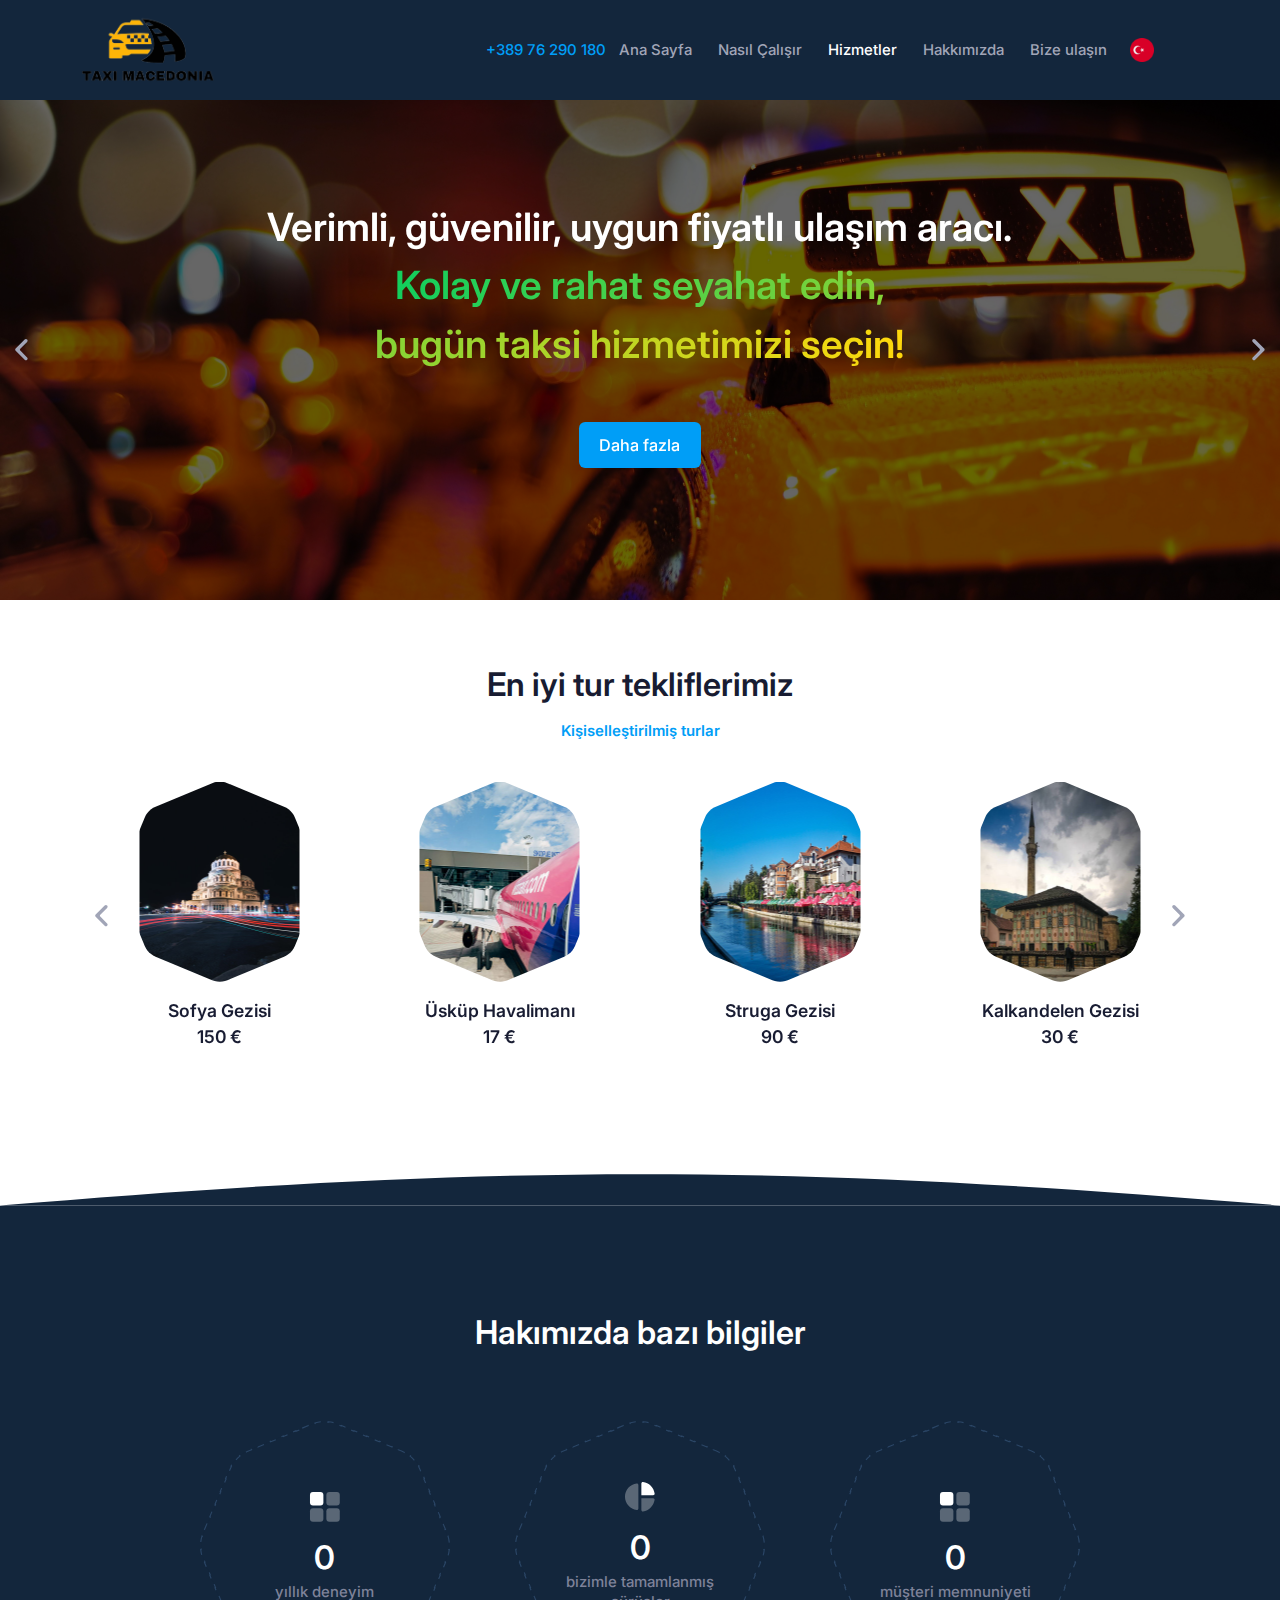
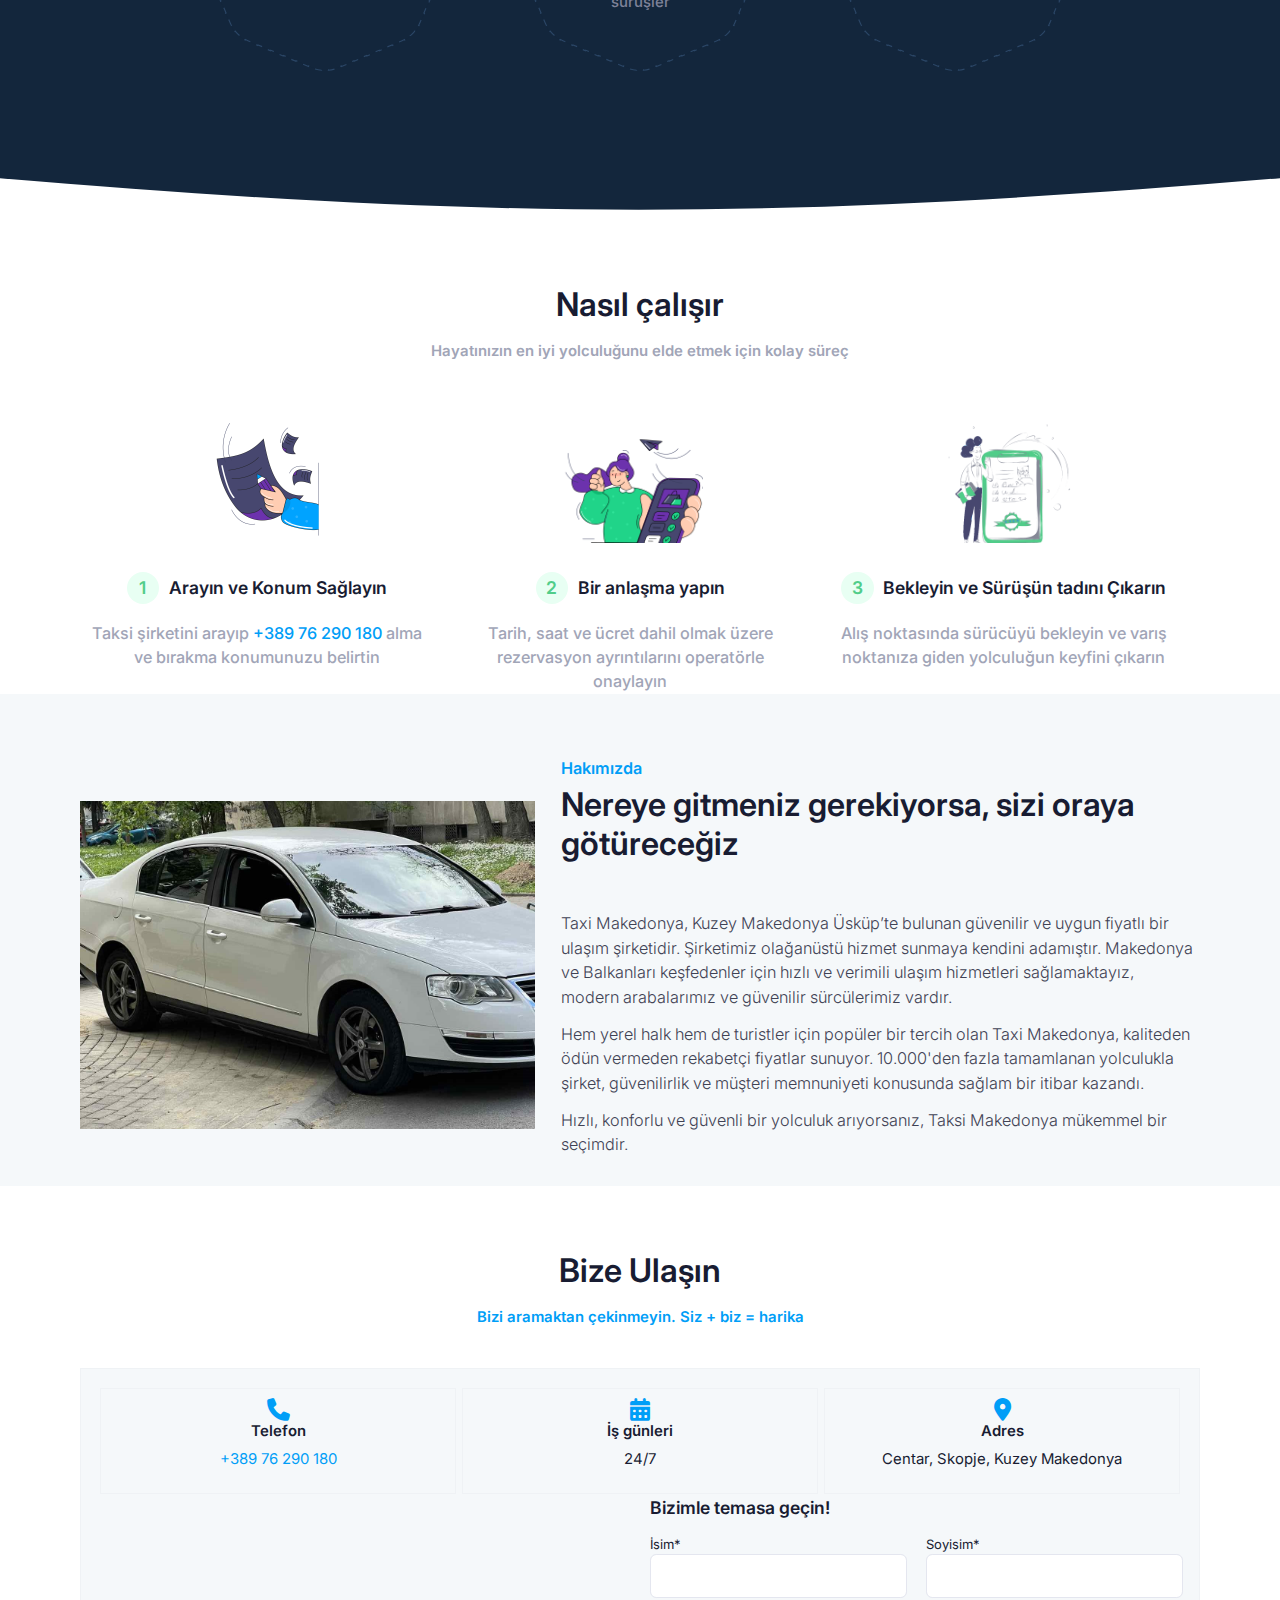
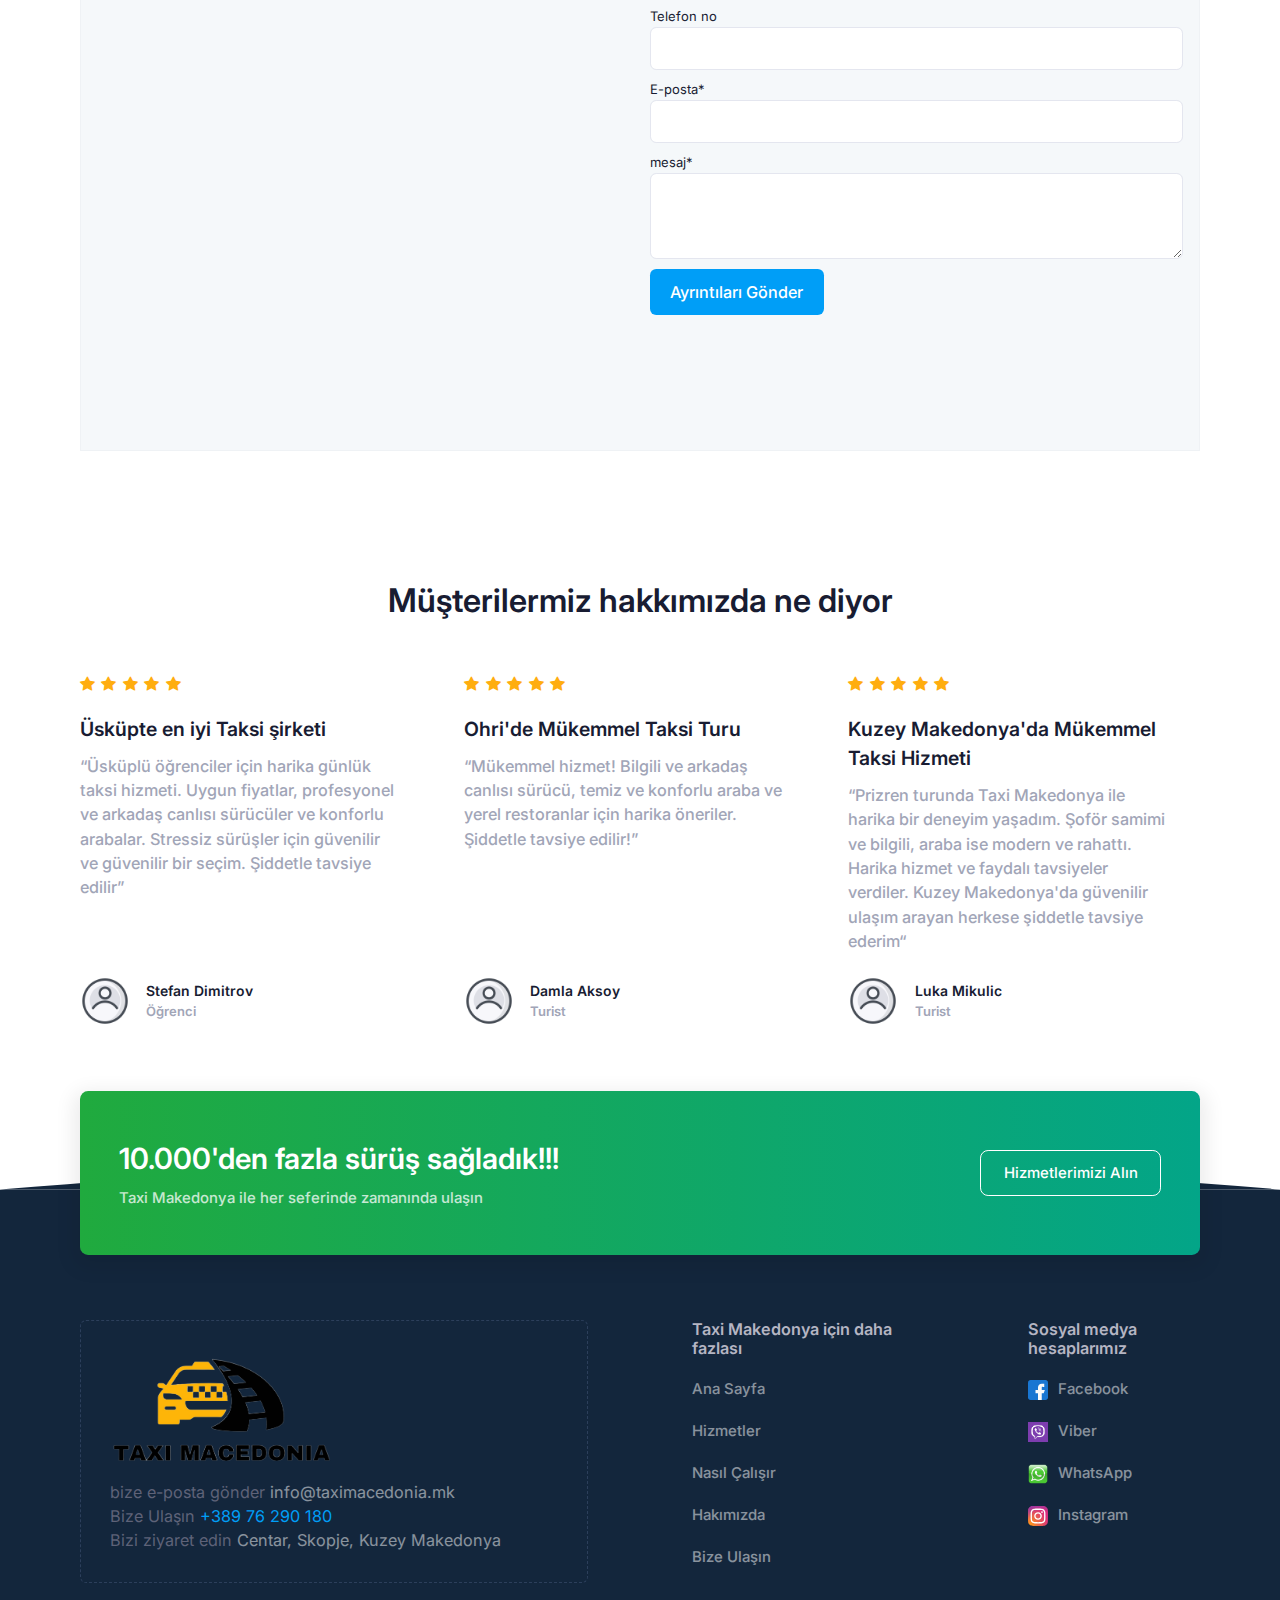
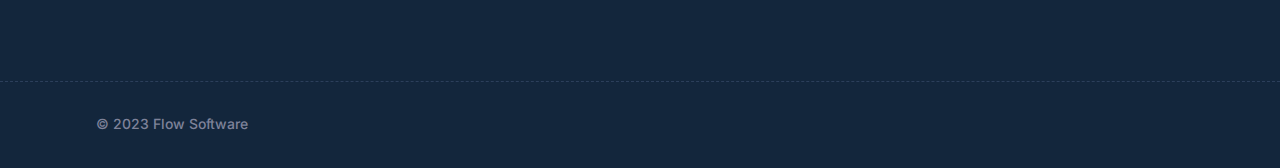
<file: TaxiWebsite/taxi_macedonia/Taxi/Taxi/index-tr.html>
<!DOCTYPE html>
<html lang="en">
<!--begin::Head-->
<head>
    <base href="" />
    <title>Taxi Macedonia</title>
    <meta charset="utf-8" />
    <meta name="description" content="Taxi Macedonia is a reliable and affordable tourist taxi service in Skopje, Macedonia. Explore the city comfortably and safely with our experienced drivers. Book your ride now!" />
    <meta name="keywords"
        content="taxi, taxi service, tourist taxi, Skopje, Macedonia, transportation, travel, booking, ride, tour, sightseeing, affordable, reliable, experienced drivers" />
    <meta name="viewport" content="width=device-width, initial-scale=1" />
    <meta property="og:locale" content="en_US" />
    <meta property="og:type" content="article" />
    <meta property="og:title"
        content="Taxi Macedonia - Tourist Taxi Service in Skopje, Macedonia" />
    <meta property="og:description" content="Taxi Macedonia is a reliable and affordable tourist taxi service in Skopje, Macedonia. Explore the city comfortably and safely with our experienced drivers. Book your ride now!" />
    <meta property="og:url" content="https://www.taximacedonia.com/" />
    <meta property="og:image" content="https://www.taximacedonia.com/assets/images/taxi-macedonia.jpg" />
    <meta property="og:site_name" content="Taxi Macedonia" />
    <link rel="shortcut icon" href="assets/media/logos/favicon.png" />
    <!--begin::Fonts(mandatory for all pages)-->
    <link rel="stylesheet" href="https://fonts.googleapis.com/css?family=Inter:300,400,500,600,700" />
    <!--end::Fonts-->
    <!--begin::Global Stylesheets Bundle(mandatory for all pages)-->
    <link href="assets/plugins/global/plugins.bundle.css" rel="stylesheet" type="text/css" />
    <link href="assets/css/style.bundle.css" rel="stylesheet" type="text/css" />
    <!--end::Global Stylesheets Bundle-->
</head>
<!--end::Head-->
<!--begin::Body-->
<body id="kt_body" data-bs-spy="scroll" data-bs-target="#kt_landing_menu" class="bg-white position-relative app-blank">
    <!--begin::Root-->
    <div class="d-flex flex-column flex-root" id="kt_app_root">
        <!--begin::Header Section-->
        <div class="mb-0" id="home">
            <!--begin::Wrapper-->
            <div class="bgi-no-repeat bgi-size-contain bgi-position-x-center bgi-position-y-bottom landing-dark-bg"
                style="background-image: url(assets/media/svg/illustrations/landing.svg)">
                <!--begin::Header-->
                <div class="landing-header" data-kt-sticky="true" data-kt-sticky-name="landing-header"
                    data-kt-sticky-offset="{default: '200px', lg: '300px'}">
                    <!--begin::Container-->
                    <div class="container">
                        <!--begin::Wrapper-->
                        <div class="d-flex align-items-center justify-content-between">
                            <!--begin::Logo-->
                            <div class="d-flex align-items-center flex-equal">
                                <!--begin::Mobile menu toggle-->
                                <button class="btn btn-icon btn-active-color-primary me-3 d-flex d-lg-none"
                                    id="kt_landing_menu_toggle">
                                    <!--begin::Svg Icon | path: icons/duotune/abstract/abs015.svg-->
                                    <span class="svg-icon svg-icon-2hx">
                                        <svg width="24" height="24" viewBox="0 0 24 24" fill="none"
                                            xmlns="http://www.w3.org/2000/svg">
                                            <path
                                                d="M21 7H3C2.4 7 2 6.6 2 6V4C2 3.4 2.4 3 3 3H21C21.6 3 22 3.4 22 4V6C22 6.6 21.6 7 21 7Z"
                                                fill="currentColor" />
                                            <path opacity="0.3"
                                                d="M21 14H3C2.4 14 2 13.6 2 13V11C2 10.4 2.4 10 3 10H21C21.6 10 22 10.4 22 11V13C22 13.6 21.6 14 21 14ZM22 20V18C22 17.4 21.6 17 21 17H3C2.4 17 2 17.4 2 18V20C2 20.6 2.4 21 3 21H21C21.6 21 22 20.6 22 20Z"
                                                fill="currentColor" />
                                        </svg>
                                    </span>
                                    <!--end::Svg Icon-->
                                </button>
                                <!--end::Mobile menu toggle-->
                                <!--begin::Logo image-->
                                <a href="index-tr.html">
                                    <img alt="Logo" src="assets/media/logos/logo.png"
                                        class="logo-default h-50px h-lg-75px" />
                                    <img alt="Logo" src="assets/media/logos/logo.png"
                                        class="logo-sticky h-50px h-lg-75px" />
                                </a>
                                <!--end::Logo image-->
                            </div>
                            <div class="header-phone">
                                <a href="tel:+38976290180" class="menu menu-column flex-nowrap menu-rounded menu-lg-row menu-title-gray-500 menu-state-title-primary nav nav-flush fs-5 fw-semibold">+389 76 290 180</a>
                              </div>
                            <!--end::Logo-->
                            <!--begin::Menu wrapper-->
                            <div class="d-lg-block" id="kt_header_nav_wrapper">
                                <div class="d-lg-block p-5 p-lg-0" data-kt-drawer="true"
                                    data-kt-drawer-name="landing-menu"
                                    data-kt-drawer-activate="{default: true, lg: false}" data-kt-drawer-overlay="true"
                                    data-kt-drawer-width="200px" data-kt-drawer-direction="start"
                                    data-kt-drawer-toggle="#kt_landing_menu_toggle" data-kt-swapper="true"
                                    data-kt-swapper-mode="prepend"
                                    data-kt-swapper-parent="{default: '#kt_body', lg: '#kt_header_nav_wrapper'}">
                                    <!--begin::Menu-->
                                    <div class="menu menu-column flex-nowrap menu-rounded menu-lg-row menu-title-gray-500 menu-state-title-primary nav nav-flush fs-5 fw-semibold"
                                        id="kt_landing_menu">

                                        <!--begin::Menu item-->
                                        <div class="menu-item">
                                            <!--begin::Menu link-->
                                            <a class="menu-link nav-link active py-3 px-4 px-xxl-6"
                                                href="index.html">Ana Sayfa</a>
                                            <!--end::Menu link-->
                                        </div>
                                        <!--begin::Menu item-->
                                        <div class="menu-item">
                                            <!--begin::Menu link-->
                                            <a class="menu-link nav-link py-3 px-4 px-xxl-6"
                                                href="index-tr.html#how-it-work">Nasıl Çalışır</a>
                                            <!--end::Menu link-->
                                        </div>
                                        <div class="menu-item">
                                            <!--begin::Menu link-->
                                            <a class="menu-link nav-link  py-3 px-4 px-xxl-6"
                                                href="index-tr.html#services">Hizmetler</a>
                                            <!--end::Menu link-->
                                        </div>
                                        <!--begin::Menu item-->
                                        <div class="menu-item">
                                            <!--begin::Menu link-->
                                            <a class="menu-link nav-link  py-3 px-4 px-xxl-6"
                                                href="index-tr.html#about">Hakkımızda</a>
                                            <!--end::Menu link-->
                                        </div>
                                        <!--begin::Menu item-->
                                        <div class="menu-item">
                                            <!--begin::Menu link-->
                                            <a class="menu-link nav-link  py-3 px-4 px-xxl-6"
                                                href="index-tr.html#contact">Bize ulaşın</a>
                                            <!--end::Menu link-->
                                        </div>
                                        
                                    </div>
                                    <!--end::Menu-->
                                </div>
                            </div>
                            <div class="language-dropdown-container">
                                <div class="dropdown">
                                    <button class="dropbtn"><img src="assets/media/icons/flags/tr.png" alt="TR" width="24" height="24"></button>
                                    <element class="dropdown-content">
                                      <a href="index.html"><img src="assets/media/icons/flags/en.png" alt="EN"></a>
                                      <a href="index-mk.html"><img src="assets/media/icons/flags/mk.png" alt="MK"></a>
                                      <a href="index-sq.html"><img src="assets/media/icons/flags/al.png" alt="AL"></a>
                              </div>
                            </div>
                            <!--end::Menu wrapper-->
                            <!--begin::Toolbar-->
                            <!-- <div class="flex-equal text-end ms-1">
									<a href="../../demo1/dist/authentication/layouts/basic/sign-in.html" class="btn btn-success">Sign In</a>
								</div> -->
                            <!--end::Toolbar-->
                        </div>
                        <!--end::Wrapper-->
                    </div>
                    <!--end::Container-->
                </div>
                <!--end::Header-->
                <div class="tns tns-default" style="direction: ltr">
                    <!--begin::Wrapper-->
                    <div data-tns="true" data-tns-loop="true" data-tns-swipe-angle="false" data-tns-speed="2000"
                        data-tns-autoplay="true" data-tns-autoplay-timeout="18000" data-tns-controls="true"
                        data-tns-nav="false" data-tns-items="1" data-tns-center="false" data-tns-dots="false"
                        data-tns-prev-button="#kt_team2_slider_prev" data-tns-next-button="#kt_team2_slider_next"
                        data-tns-responsive="{1200: {items: 1}, 992: {items: 1}}">
                        <!--begin::Item-->
                        <div class="text-center  h-500px bgi-no-repeat bgi-size-cover bgi-position-center" 
                            style="background-image:url('assets/media/taxi_banner1.jpg')">
                            <!--begin::Photo-->
                            <div class=" mx-auto p-15 h-500px" style="background-color:rgba(0,0,0,0.6)">
                                <h1 class="text-white lh-base fw-bold fs-2x fs-lg-3x my-15">Verimli, güvenilir, uygun fiyatlı ulaşım aracı.
                                    <br />
                                    <span
                                        style="background: linear-gradient(to right, #12CE5D 0%, #FFD80C 100%);-webkit-background-clip: text;-webkit-text-fill-color: transparent;">
                                        <span id="kt_landing_hero_text">Kolay ve rahat seyahat edin, <br>  bugün taksi hizmetimizi seçin!</span>
                                    </span>
                                </h1>
                                <a href="index-tr.html" name="" class="btn fs-4 btn-primary">Daha fazla</a>
                            </div>
                        </div>
                        <!--begin::Item-->
                        <div class="text-center  h-500px bgi-no-repeat bgi-size-cover bgi-position-center" 
                            style="background-image:url('assets/media/taxi_banner_2.jpg')">
                            <!--begin::Photo-->
                            <div class=" mx-auto p-15 h-500px" style="background-color:rgba(0,0,0,0.6)">
                                <h1 class="text-white lh-base fw-bold fs-2x fs-lg-3x my-15">
                                    <br />
                                    <span
                                        style="background: linear-gradient(to right, #ffffff 0%, #FFD80C 100%);-webkit-background-clip: text;-webkit-text-fill-color: transparent;">
                                        <span id="kt_landing_hero_text">Sizi gideceğiniz yere kadar<br> stil ve konfor içinde ulaştıralım
                                        </span>
                                    </span>
                                </h1>
                                <a href="index-tr.html" name="" class="btn fs-4 btn-primary">Daha fazla</a>
                            </div>
                        </div>
                        <!--begin::Item-->
                        <div class="text-center  h-500px bgi-no-repeat bgi-size-cover bgi-position-center" 
                            style="background-image:url('assets/media/taxi_banner_3.jpg')">
                            <!--begin::Photo-->
                            <div class=" mx-auto p-15 h-500px" style="background-color:rgba(0,0,0,0.6)">
                                <h1 class="text-white lh-base fw-bold fs-2x fs-lg-3x my-15">Taksi firmamız
                                    <br />
                                    <span
                                        style="background: linear-gradient(to right, #12CE5D 0%, #FFD80C 100%);-webkit-background-clip: text;-webkit-text-fill-color: transparent;">
                                        <span id="kt_landing_hero_text">sizlerin rahatı için  <br> 7/24 hizmet vermektedir.</span>
                                    </span>
                                </h1>
                                <a href="index-tr.html" name="" class="btn fs-4 btn-primary">Daha fazla</a>
                            </div>
                        </div>

                        <!--begin::Item-->
                        <div class="text-center  h-500px bgi-no-repeat bgi-size-cover bgi-position-center" 
                        style="background-image:url('assets/media/taxi_banner1.jpg')">
                        <!--begin::Photo-->
                        <div class=" mx-auto p-15 h-500px" style="background-color:rgba(0,0,0,0.6)">
                            <h1 class="text-white lh-base fw-bold fs-2x fs-lg-3x my-15">Taksi şirketimiz, tüm ulaşım
                                <br />
                                <span
                                    style="background: linear-gradient(to right, #12CE5D 0%, #FFD80C 100%);-webkit-background-clip: text;-webkit-text-fill-color: transparent;">
                                    <span id="kt_landing_hero_text">ihtiyaçlarınız için sadece <br> bir telefon uzaklıktadır</span>
                                </span>
                            </h1>
                            <a href="index-tr.html" name="" class="btn fs-4 btn-primary">Daha fazla</a>
                        </div>
                    </div>
                    </div>
                     <!--begin::Button-->
<button class="btn btn-icon btn-active-color-primary d-none d-lg-block" id="kt_team2_slider_prev">
    <!--begin::Svg Icon | path: icons/duotune/arrows/arr074.svg-->
    <span class="svg-icon svg-icon-3x">
        <svg width="24" height="24" viewBox="0 0 24 24" fill="none"
            xmlns="http://www.w3.org/2000/svg">
            <path
                d="M11.2657 11.4343L15.45 7.25C15.8642 6.83579 15.8642 6.16421 15.45 5.75C15.0358 5.33579 14.3642 5.33579 13.95 5.75L8.40712 11.2929C8.01659 11.6834 8.01659 12.3166 8.40712 12.7071L13.95 18.25C14.3642 18.6642 15.0358 18.6642 15.45 18.25C15.8642 17.8358 15.8642 17.1642 15.45 16.75L11.2657 12.5657C10.9533 12.2533 10.9533 11.7467 11.2657 11.4343Z"
                fill="currentColor" />
        </svg>
    </span>
    <!--end::Svg Icon-->
</button>
<!--end::Button-->
<button class="btn btn-icon btn-active-color-primary d-none d-lg-block" id="kt_team2_slider_next">
    <!--begin::Svg Icon | path: icons/duotune/arrows/arr071.svg-->
    <span class="svg-icon svg-icon-3x">
        <svg width="24" height="24" viewBox="0 0 24 24" fill="none"
            xmlns="http://www.w3.org/2000/svg">
            <path
                d="M12.6343 12.5657L8.45001 16.75C8.0358 17.1642 8.0358 17.8358 8.45001 18.25C8.86423 18.6642 9.5358 18.6642 9.95001 18.25L15.4929 12.7071C15.8834 12.3166 15.8834 11.6834 15.4929 11.2929L9.95001 5.75C9.5358 5.33579 8.86423 5.33579 8.45001 5.75C8.0358 6.16421 8.0358 6.83579 8.45001 7.25L12.6343 11.4343C12.9467 11.7467 12.9467 12.2533 12.6343 12.5657Z"
                fill="currentColor" />
        </svg>
    </span>
    <!--end::Svg Icon-->
</button>
                </div>
             
            </div>
            <div class="py-10 py-lg-20">
                <!--begin::Container-->
                <div class="container">
                    <!--begin::Heading-->
                    <div class="text-center mb-12">
                        <!--begin::Title-->
                        <h3 class="fs-2hx text-dark mb-5" id="services" data-kt-scroll-offset="{default: 100, lg: 150}">En iyi tur tekliflerimiz <br></h3>
                        <!--end::Title-->
                        <!--begin::Sub-title-->
                        <div class="fs-5 text-primary fw-bold">Kişiselleştirilmiş turlar</div>
                        <!--end::Sub-title=-->
                    </div>
                    <!--end::Heading-->
                    <!--begin::Slider-->
                    <div class="tns tns-default" style="direction: ltr">
                        <!--begin::Wrapper-->
                        <div data-tns="true" data-tns-loop="true" data-tns-swipe-angle="false" data-tns-speed="2000"
                            data-tns-autoplay="true" data-tns-autoplay-timeout="18000" data-tns-controls="true"
                            data-tns-nav="false" data-tns-items="1" data-tns-center="false" data-tns-dots="false"
                            data-tns-prev-button="#kt_team_slider_prev" data-tns-next-button="#kt_team_slider_next"
                            data-tns-responsive="{1200: {items: 4}, 992: {items: 2}}">
                            <!--begin::Item-->
                            <div class="text-center">
                                <!--begin::Photo-->
                                <div class="octagon mx-auto mb-5 d-flex w-200px h-200px bgi-no-repeat bgi-size-contain bgi-position-center " 
                                    style="background-image:url('assets/media/avatars/sofia.jpg')"></div>
                                <!--end::Photo-->
                                <!--begin::Person-->
                                <div class="mb-0">
                                    <!--begin::Name-->
                                    <a href="#" class="text-dark fw-bold text-hover-primary fs-3">Sofya Gezisi <br>150 &euro;</a>
                                  
                                </div>
                                <!--end::Person-->
                            </div>
                            <!--end::Item-->
                             <!--begin::Item-->
                             <div class="text-center">
                                <!--begin::Photo-->
                                <div class="octagon mx-auto mb-5 d-flex w-200px h-200px bgi-no-repeat bgi-size-contain bgi-position-center"
                                    style="background-image:url('assets/media/avatars/skopjeairport_resized.jpg')"></div>
                                <!--end::Photo-->
                                <!--begin::Person-->
                                <div class="mb-0">
                                    <!--begin::Name-->
                                    <a href="#" class="text-dark fw-bold text-hover-primary fs-3">Üsküp Havalimanı<br>17 &euro; </a>
                                  
                                </div>
                                <!--end::Person-->
                            </div>
                            <!--end::Item-->
                             <!--begin::Item-->
                             <div class="text-center">
                                <!--begin::Photo-->
                                <div class="octagon mx-auto mb-5 d-flex w-200px h-200px bgi-no-repeat bgi-size-contain bgi-position-center"
                                    style="background-image:url('assets/media/avatars/Stuga.jpg')"></div>
                                <!--end::Photo-->
                                <!--begin::Person-->
                                <div class="mb-0">
                                    <!--begin::Name-->
                                    <a href="#" class="text-dark fw-bold text-hover-primary fs-3">Struga Gezisi <br>90 &euro;</a>
                                  
                                </div>
                                <!--end::Person-->
                            </div>
                            <!--end::Item-->
                             <!--begin::Item-->
                             <div class="text-center">
                                <!--begin::Photo-->
                                <div class="octagon mx-auto mb-5 d-flex w-200px h-200px bgi-no-repeat bgi-size-contain bgi-position-center"
                                    style="background-image:url('assets/media/avatars/tetovo.jpg')"></div>
                                <!--end::Photo-->
                                <!--begin::Person-->
                                <div class="mb-0">
                                    <!--begin::Name-->
                                    <a href="#" class="text-dark fw-bold text-hover-primary fs-3">Kalkandelen Gezisi<br>30 &euro;</a>
                                  
                                </div>
                                <!--end::Person-->
                            </div>
                            <!--end::Item-->
                             <!--begin::Item-->
                             <div class="text-center">
                                <!--begin::Photo-->
                                <div class="octagon mx-auto mb-5 d-flex w-200px h-200px bgi-no-repeat bgi-size-contain bgi-position-center"
                                    style="background-image:url('assets/media/avatars/gostivar.jpg')"></div>
                                <!--end::Photo-->
                                <!--begin::Person-->
                                <div class="mb-0">
                                    <!--begin::Name-->
                                    <a href="#" class="text-dark fw-bold text-hover-primary fs-3">Gostivar Gezisi<br>40 &euro;</a>
                                  
                                </div>
                                <!--end::Person-->
                            </div>
                            <!--end::Item-->
                             <!--begin::Item-->
                             <div class="text-center">
                                <!--begin::Photo-->
                                <div class="octagon mx-auto mb-5 d-flex w-200px h-200px bgi-no-repeat bgi-size-contain bgi-position-center"
                                    style="background-image:url('assets/media/avatars/mavorovo.jpg')"></div>
                                <!--end::Photo-->
                                <!--begin::Person-->
                                <div class="mb-0">
                                    <!--begin::Name-->
                                    <a href="#" class="text-dark fw-bold text-hover-primary fs-3">Mavrova Gezisi<br>60 &euro;</a>
                                  
                                </div>
                                <!--end::Person-->
                            </div>
                            <!--end::Item-->
    
                             <!--begin::Item-->
                             <div class="text-center">
                                <!--begin::Photo-->
                                <div class="octagon mx-auto mb-5 d-flex w-200px h-200px bgi-no-repeat bgi-size-contain bgi-position-center"
                                    style="background-image:url('assets/media/avatars/shtip.jpg')"></div>
                                <!--end::Photo-->
                                <!--begin::Person-->
                                <div class="mb-0">
                                    <!--begin::Name-->
                                    <a href="#" class="text-dark fw-bold text-hover-primary fs-3">İştip Gezisi <br>50 &euro;</a>
                                  
                                </div>
                                <!--end::Person-->
                            </div>
                            <!--end::Item-->
    
                             <!--begin::Item-->
                             <div class="text-center">
                                <!--begin::Photo-->
                                <div class="octagon mx-auto mb-5 d-flex w-200px h-200px bgi-no-repeat bgi-size-contain bgi-position-center"
                                    style="background-image:url('assets/media/avatars/strumica.jpg')"></div>
                                <!--end::Photo-->
                                <!--begin::Person-->
                                <div class="mb-0">
                                    <!--begin::Name-->
                                    <a href="#" class="text-dark fw-bold text-hover-primary fs-3">Ustrumca Gezisi <br>90 &euro;</a>
                                  
                                </div>
                                <!--end::Person-->
                            </div>
                            <!--end::Item-->
    
                             <!--begin::Item-->
                             <div class="text-center">
                                <!--begin::Photo-->
                                <div class="octagon mx-auto mb-5 d-flex w-200px h-200px bgi-no-repeat bgi-size-contain bgi-position-center"
                                    style="background-image:url('assets/media/avatars/prishtina.jpg')"></div>
                                <!--end::Photo-->
                                <!--begin::Person-->
                                <div class="mb-0">
                                    <!--begin::Name-->
                                    <a href="#" class="text-dark fw-bold text-hover-primary fs-3">Priştina Gezisi<br>60 &euro;</a>
                                  
                                </div>
                                <!--end::Person-->
                            </div>
                            <!--end::Item-->
    
                             <!--begin::Item-->
                             <div class="text-center">
                                <!--begin::Photo-->
                                <div class="octagon mx-auto mb-5 d-flex w-200px h-200px bgi-no-repeat bgi-size-contain bgi-position-center"
                                    style="background-image:url('assets/media/avatars/ferizaj.jpg')"></div>
                                <!--end::Photo-->
                                <!--begin::Person-->
                                <div class="mb-0">
                                    <!--begin::Name-->
                                    <a href="#" class="text-dark fw-bold text-hover-primary fs-3">Ferizaj Gezisi <br>50 &euro;</a>
                                  
                                </div>
                                <!--end::Person-->
                                
                            </div>
                            <!--end::Item-->
                             <!--begin::Item-->
                             <div class="text-center">
                                <!--begin::Photo-->
                                <div class="octagon mx-auto mb-5 d-flex w-200px h-200px bgi-no-repeat bgi-size-contain bgi-position-center"
                                    style="background-image:url('assets/media/avatars/tirana.jpg')"></div>
                                <!--end::Photo-->
                                <!--begin::Person-->
                                <div class="mb-0">
                                    <!--begin::Name-->
                                    <a href="#" class="text-dark fw-bold text-hover-primary fs-3">Tirana Gezisi <br>200 &euro;</a>
                                  
                                </div>
                                <!--end::Person-->
                                
                            </div>
                            <!--end::Item-->
                             <!--begin::Item-->
                             <div class="text-center">
                                <!--begin::Photo-->
                                <div class="octagon mx-auto mb-5 d-flex w-200px h-200px bgi-no-repeat bgi-size-contain bgi-position-center"
                                    style="background-image:url('assets/media/avatars/Belgrade.jpg')"></div>
                                <!--end::Photo-->
                                <!--begin::Person-->
                                <div class="mb-0">
                                    <!--begin::Name-->
                                    <a href="#" class="text-dark fw-bold text-hover-primary fs-3">Belgrad Gezisi <br>250 &euro;</a>
                                  
                                </div>
                                <!--end::Person-->
                                
                            </div>
                            <!--end::Item-->
                            <!--begin::Item-->
                            <div class="text-center">
                                <!--begin::Photo-->
                                <div class="octagon mx-auto mb-5 d-flex w-200px h-200px bgi-no-repeat bgi-size-contain bgi-position-center"
                                    style="background-image:url('assets/media/avatars/ohrid.jpg')"></div>
                                <div class="mb-0">
                                    <!--begin::Name-->
                                    <a href="#" class="text-dark fw-bold text-hover-primary fs-3">Ohrid Gezisi<br>90 &euro;</a>
                                
                                </div>
                                <!--end::Person-->
                            </div>
                            <div class="text-center">
                                <!--begin::Photo-->
                                <div class="octagon mx-auto mb-5 d-flex w-200px h-200px bgi-no-repeat bgi-size-contain bgi-position-center"
                                    style="background-image:url('assets/media/avatars/prizren.jpg')"></div>
                                <!--begin::Person-->
                                <div class="mb-0">
                                    <!--begin::Name-->
                                    <a href="#" class="text-dark fw-bold text-hover-primary fs-3">Prizren Gezisi <br>80 &euro;</a>
                                </div>
                                <!--end::Person-->
                            </div>
                            <!--end::Item-->
                            <!--begin::Item-->
                            <div class="text-center">
                                <!--begin::Photo-->
                                <div class="octagon mx-auto mb-5 d-flex w-200px h-200px bgi-no-repeat bgi-size-contain bgi-position-center"
                                    style="background-image:url('assets/media/avatars/thesaloniki.jpg')"></div>
                                <!--end::Photo-->
                                <div class="mb-0">
                                    <!--begin::Name-->
                                    <a href="#" class="text-dark fw-bold text-hover-primary fs-3">Selanik Gezisi <br>150 &euro;</a>
                                </div>
                                <!--end::Person-->
                            </div>
                            <!--end::Item-->
                        </div>
                            <!--end::Item-->
                        <!--begin::Button-->
                        <button class="btn btn-icon btn-active-color-primary" id="kt_team_slider_prev">
                            <!--begin::Svg Icon | path: icons/duotune/arrows/arr074.svg-->
                            <span class="svg-icon svg-icon-3x">
                                <svg width="24" height="24" viewBox="0 0 24 24" fill="none"
                                    xmlns="http://www.w3.org/2000/svg">
                                    <path
                                        d="M11.2657 11.4343L15.45 7.25C15.8642 6.83579 15.8642 6.16421 15.45 5.75C15.0358 5.33579 14.3642 5.33579 13.95 5.75L8.40712 11.2929C8.01659 11.6834 8.01659 12.3166 8.40712 12.7071L13.95 18.25C14.3642 18.6642 15.0358 18.6642 15.45 18.25C15.8642 17.8358 15.8642 17.1642 15.45 16.75L11.2657 12.5657C10.9533 12.2533 10.9533 11.7467 11.2657 11.4343Z"
                                        fill="currentColor" />
                                </svg>
                            </span>
                            <!--end::Svg Icon-->
                        </button>
                        <!--end::Button-->
                        <button class="btn btn-icon btn-active-color-primary" id="kt_team_slider_next">
                            <!--begin::Svg Icon | path: icons/duotune/arrows/arr071.svg-->
                            <span class="svg-icon svg-icon-3x">
                                <svg width="24" height="24" viewBox="0 0 24 24" fill="none"
                                    xmlns="http://www.w3.org/2000/svg">
                                    <path
                                        d="M12.6343 12.5657L8.45001 16.75C8.0358 17.1642 8.0358 17.8358 8.45001 18.25C8.86423 18.6642 9.5358 18.6642 9.95001 18.25L15.4929 12.7071C15.8834 12.3166 15.8834 11.6834 15.4929 11.2929L9.95001 5.75C9.5358 5.33579 8.86423 5.33579 8.45001 5.75C8.0358 6.16421 8.0358 6.83579 8.45001 7.25L12.6343 11.4343C12.9467 11.7467 12.9467 12.2533 12.6343 12.5657Z"
                                        fill="currentColor" />
                                </svg>
                            </span>
                            <!--end::Svg Icon-->
                        </button>
                        <!--end::Button-->
                    </div>
                    <!--end::Slider-->
                </div>
                <!--end::Container-->
            </div>
            
        <div class="mt-15">
            <!--begin::Curve top-->
            <div class="landing-curve landing-dark-color">
                <svg viewBox="15 -1 1470 48" fill="none" xmlns="http://www.w3.org/2000/svg">
                    <path
                        d="M1 48C4.93573 47.6644 8.85984 47.3311 12.7725 47H1489.16C1493.1 47.3311 1497.04 47.6644 1501 48V47H1489.16C914.668 -1.34764 587.282 -1.61174 12.7725 47H1V48Z"
                        fill="currentColor"></path>
                </svg>
            </div>
            <!--end::Curve top-->
            <div class="pb-15 pt-18 landing-dark-bg">
                <!--begin::Container-->
                <div class="container">
                    <!--begin::Heading-->
                    <div class="text-center mt-15 mb-18" id="achievements"
                        data-kt-scroll-offset="{default: 100, lg: 150}">
                        <!--begin::Title-->
                        <h3 class="fs-2hx text-white fw-bold mb-5">Hakımızda bazı bilgiler</h3>
                    </div>
                    <!--end::Heading-->
                    <!--begin::Statistics-->
                    <div class="d-flex flex-center">
                        <!--begin::Items-->
                        <div class="d-flex flex-wrap flex-center justify-content-lg-between mb-15 mx-auto w-xl-900px">
                            <!--begin::Item-->
                            <div class="d-flex flex-column flex-center h-200px w-200px h-lg-250px w-lg-250px m-3 bgi-no-repeat bgi-position-center bgi-size-contain"
                                style="background-image: url('assets/media/svg/misc/octagon.svg')">
                                <!--begin::Symbol-->
                                <!--begin::Svg Icon | path: icons/duotune/general/gen025.svg-->
                                <span class="svg-icon svg-icon-2tx svg-icon-white mb-3">
                                    <svg width="24" height="24" viewBox="0 0 24 24" fill="none"
                                        xmlns="http://www.w3.org/2000/svg">
                                        <rect x="2" y="2" width="9" height="9" rx="2" fill="currentColor" />
                                        <rect opacity="0.3" x="13" y="2" width="9" height="9" rx="2"
                                            fill="currentColor" />
                                        <rect opacity="0.3" x="13" y="13" width="9" height="9" rx="2"
                                            fill="currentColor" />
                                        <rect opacity="0.3" x="2" y="13" width="9" height="9" rx="2"
                                            fill="currentColor" />
                                    </svg>
                                </span>
                                <!--begin::Info-->
                                <div class="mb-0 text-center">
                                    <!--begin::Value-->
                                    <div class="fs-lg-2hx fs-2x fw-bold text-white d-flex flex-center">
                                        <div class="min-w-70px" data-kt-countup="true" data-kt-countup-value="8">0
                                        </div>
                                    </div>
                                    <!--end::Value-->
                                    <!--begin::Label-->
                                    <span class="text-gray-600 fw-semibold fs-5 lh-0 ">yıllık deneyim</span>
                                    <!--end::Label-->
                                </div>
                                <!--end::Info-->
                            </div>
                            <!--end::Item-->
                            <!--begin::Item-->
                            <div class="d-flex flex-column flex-center h-200px w-200px h-lg-250px w-lg-250px m-3 bgi-no-repeat bgi-position-center bgi-size-contain"
                                style="background-image: url('assets/media/svg/misc/octagon.svg')">
                                <!--begin::Symbol-->
                                <!--begin::Svg Icon | path: icons/duotune/graphs/gra008.svg-->
                                <span class="svg-icon svg-icon-2tx svg-icon-white mb-3">
                                    <svg width="24" height="24" viewBox="0 0 24 24" fill="none"
                                        xmlns="http://www.w3.org/2000/svg">
                                        <path
                                            d="M13 10.9128V3.01281C13 2.41281 13.5 1.91281 14.1 2.01281C16.1 2.21281 17.9 3.11284 19.3 4.61284C20.7 6.01284 21.6 7.91285 21.9 9.81285C22 10.4129 21.5 10.9128 20.9 10.9128H13Z"
                                            fill="currentColor" />
                                        <path opacity="0.3"
                                            d="M13 12.9128V20.8129C13 21.4129 13.5 21.9129 14.1 21.8129C16.1 21.6129 17.9 20.7128 19.3 19.2128C20.7 17.8128 21.6 15.9128 21.9 14.0128C22 13.4128 21.5 12.9128 20.9 12.9128H13Z"
                                            fill="currentColor" />
                                        <path opacity="0.3"
                                            d="M11 19.8129C11 20.4129 10.5 20.9129 9.89999 20.8129C5.49999 20.2129 2 16.5128 2 11.9128C2 7.31283 5.39999 3.51281 9.89999 3.01281C10.5 2.91281 11 3.41281 11 4.01281V19.8129Z"
                                            fill="currentColor" />
                                    </svg>
                                </span>
                                <!--end::Svg Icon-->
                                <!--end::Symbol-->
                                <!--begin::Info-->
                                <div class="mb-0 text-center">
                                    <!--begin::Value-->
                                    <div class="fs-lg-2hx fs-2x fw-bold text-white d-flex flex-center">
                                        <div class="min-w-70px" data-kt-countup="true" data-kt-countup-value="10000"
                                            data-kt-countup-suffix="+">0</div>
                                    </div>
                                    <!--end::Value-->
                                    <!--begin::Label-->
                                    <span class="text-gray-600 fw-semibold fs-5 lh-0">bizimle tamamlanmış  <br>sürüşler</span>
                                    <!--end::Label-->
                                </div>
                                <!--end::Info-->
                            </div>
                            <!--end::Item-->
                            <!--begin::Item-->
                            <div class="d-flex flex-column flex-center h-200px w-200px h-lg-250px w-lg-250px m-3 bgi-no-repeat bgi-position-center bgi-size-contain"
                                style="background-image: url('assets/media/svg/misc/octagon.svg')">
                                <!--begin::Symbol-->
                                <span class="svg-icon svg-icon-2tx svg-icon-white mb-3">
                                    <svg width="24" height="24" viewBox="0 0 24 24" fill="none"
                                        xmlns="http://www.w3.org/2000/svg">
                                        <rect x="2" y="2" width="9" height="9" rx="2" fill="currentColor" />
                                        <rect opacity="0.3" x="13" y="2" width="9" height="9" rx="2"
                                            fill="currentColor" />
                                        <rect opacity="0.3" x="13" y="13" width="9" height="9" rx="2"
                                            fill="currentColor" />
                                        <rect opacity="0.3" x="2" y="13" width="9" height="9" rx="2"
                                            fill="currentColor" />
                                    </svg>
                                </span>
                                <!--end::Symbol-->
                                <!--begin::Info-->
                                <div class="mb-0 text-center">
                                    <!--begin::Value-->
                                    <div class="fs-lg-2hx fs-2x fw-bold text-white d-flex flex-center">
                                        <div class="min-w-70px" data-kt-countup="true" data-kt-countup-value="8000"
                                            data-kt-countup-suffix="+">0</div>
                                    </div>
                                    <!--end::Value-->
                                    <!--begin::Label-->
                                    <span class="text-gray-600 fw-semibold fs-5 lh-0">müşteri memnuniyeti</span>
                                    <!--end::Label-->
                                </div>
                                <!--end::Info-->
                            </div>
                            <!--end::Item-->
                        </div>
                        <!--end::Items-->
                    </div>
                    <!--end::Statistics-->
                </div>
                <!--end::Container-->
            </div>
            <!--begin::Curve bottom-->
            <div class="landing-curve landing-dark-color">
                <svg viewBox="15 12 1470 48" fill="none" xmlns="http://www.w3.org/2000/svg">
                    <path
                        d="M0 11C3.93573 11.3356 7.85984 11.6689 11.7725 12H1488.16C1492.1 11.6689 1496.04 11.3356 1500 11V12H1488.16C913.668 60.3476 586.282 60.6117 11.7725 12H0V11Z"
                        fill="currentColor"></path>
                </svg>
            </div>
            <!--end::Curve bottom-->
        </div>
        <div class="landing-curve landing-dark-color mb-10 mb-lg-20">
            <!-- <svg viewBox="15 12 1470 48" fill="none" xmlns="http://www.w3.org/2000/svg">
                <path
                    d="M0 11C3.93573 11.3356 7.85984 11.6689 11.7725 12H1488.16C1492.1 11.6689 1496.04 11.3356 1500 11V12H1488.16C913.668 60.3476 586.282 60.6117 11.7725 12H0V11Z"
                    fill="currentColor"></path>
            </svg> -->
        </div>
    </div>
    <!--end::Header Section-->
    <div class="mb-n10 mb-lg-n20 z-index-2" id="how-it-work">
        <!--begin::Container-->
        <div class="container">
            <!--begin::Heading-->
            <div class="text-center mb-17">
                <!--begin::Title-->
                <h3 class="fs-2hx text-dark mb-5" id="how-it-works" data-kt-scroll-offset="{default: 100, lg: 150}">
                    Nasıl çalışır</h3>
                <!--end::Title-->
                <!--begin::Text-->
                <div class="fs-5 text-muted fw-bold">Hayatınızın en iyi yolculuğunu elde etmek için kolay süreç</div>
                <!--end::Text-->
            </div>
            <!--end::Heading-->
            <!--begin::Row-->
            <div class="row w-100 gy-10 mb-md-20">
                <!--begin::Col-->
                <div class="col-md-4 px-5">
                    <!--begin::Story-->
                    <div class="text-center mb-10 mb-md-0">
                        <!--begin::Illustration-->
                        <img src="assets/media/illustrations/step1.png" class="mh-125px mb-9" alt="" />
                        <!--end::Illustration-->
                        <!--begin::Heading-->
                        <div class="d-flex flex-center mb-5">
                            <!--begin::Badge-->
                            <span class="badge badge-circle badge-light-success fw-bold p-5 me-3 fs-3">1</span>
                            <!--end::Badge-->
                            <!--begin::Title-->
                            <div class="fs-5 fs-lg-3 fw-bold text-dark">Arayın ve Konum Sağlayın</div>
                            <!--end::Title-->
                        </div>
                        <!--end::Heading-->
                        <!--begin::Description-->
                        <div class="fw-semibold fs-6 fs-lg-4 text-muted">Taksi şirketini arayıp <a href="tel:+38976290180">+389 76 290 180</a> alma ve bırakma konumunuzu belirtin </div>
                        <!--end::Description-->
                    </div>
                    <!--end::Story-->
                </div>
                <!--end::Col-->
                <!--begin::Col-->
                <div class="col-md-4 px-5">
                    <!--begin::Story-->
                    <div class="text-center mb-10 mb-md-0">
                        <!--begin::Illustration-->
                        <img src="assets/media/illustrations/step2.png" class="mh-125px mb-9" alt="" />
                        <!--end::Illustration-->
                        <!--begin::Heading-->
                        <div class="d-flex flex-center mb-5">
                            <!--begin::Badge-->
                            <span class="badge badge-circle badge-light-success fw-bold p-5 me-3 fs-3">2</span>
                            <!--end::Badge-->
                            <!--begin::Title-->
                            <div class="fs-5 fs-lg-3 fw-bold text-dark">Bir anlaşma yapın </div>
                            <!--end::Title-->
                        </div>
                        <!--end::Heading-->
                        <!--begin::Description-->
                        <div class="fw-semibold fs-6 fs-lg-4 text-muted">Tarih, saat ve ücret dahil olmak üzere rezervasyon ayrıntılarını operatörle onaylayın
                        </div>
                        <!--end::Description-->
                    </div>
                    <!--end::Story-->
                </div>
                <!--end::Col-->
                <!--begin::Col-->
                <div class="col-md-4 px-5">
                    <!--begin::Story-->
                    <div class="text-center mb-10 mb-md-0">
                        <!--begin::Illustration-->
                        <img src="assets/media/illustrations/step3.png" class="mh-125px mb-9" alt="" />
                        <!--end::Illustration-->
                        <!--begin::Heading-->
                        <div class="d-flex flex-center mb-5">
                            <!--begin::Badge-->
                            <span class="badge badge-circle badge-light-success fw-bold p-5 me-3 fs-3">3</span>
                            <!--end::Badge-->
                            <!--begin::Title-->
                            <div class="fs-5 fs-lg-3 fw-bold text-dark">Bekleyin ve Sürüşün tadını Çıkarın</div>
                            <!--end::Title-->
                        </div>
                        <!--end::Heading-->
                        <!--begin::Description-->
                        <div class="fw-semibold fs-6 fs-lg-4 text-muted">Alış noktasında sürücüyü bekleyin ve varış noktanıza giden yolculuğun keyfini çıkarın</div>
                        <!--end::Description-->
                    </div>
                    <!--end::Story-->
                </div>
                <!--end::Col-->
            </div>
            <!--end::Row-->
        </div>
        <!--end::Container-->
    </div>
        <div class="bg-gray-100" id="about">
            <!--begin::Container-->
            <div class="container">
                <div class="row">
                    <div class="col-md-5">
                        <img src="assets/media/taxiskopjee.jpg" class="w-100 mt-15 pt-18" alt="" srcset="">
                    </div>
                    <div class="col-md-7 p-5">
                        <h4 class="text-primary mt-15">Hakımızda</h4>
                        <h3 class="fs-2hx text-dark mb-5" id="clients" data-kt-scroll-offset="{default: 125, lg: 150}">
                            Nereye gitmeniz gerekiyorsa, sizi oraya götüreceğiz <br></h3>
                        <div class="row mt-15">
                            <p class="text-gray-800 lead">Taxi Makedonya, Kuzey Makedonya Üsküp’te bulunan güvenilir ve uygun fiyatlı bir ulaşım şirketidir.
                                Şirketimiz olağanüstü hizmet sunmaya kendini adamıştır.
                                Makedonya ve Balkanları keşfedenler için hızlı ve verimili ulaşım hizmetleri sağlamaktayız, modern arabalarımız ve güvenilir sürcülerimiz vardır.</p>
                            <p class="text-gray-800 lead">Hem yerel halk hem de turistler için popüler bir tercih olan Taxi Makedonya, kaliteden ödün 
                                vermeden rekabetçi fiyatlar sunuyor. 10.000'den fazla tamamlanan yolculukla şirket, güvenilirlik ve müşteri
                                 memnuniyeti konusunda sağlam bir itibar kazandı.</p>
                            <p class="text-gray-800 lead">
                                Hızlı, konforlu ve güvenli bir yolculuk arıyorsanız, Taksi Makedonya mükemmel bir seçimdir.</p>
                        </div>
                    </div>
                </div>
            </div>
            <!--end::Container-->
        </div>
        <div class="py-10 py-lg-20" id="contact">
            <!--begin::Container-->
            <div class="container">
                <!--begin::Heading-->
                <div class="text-center mb-12">
                    <!--begin::Title-->
                    <h3 class="fs-2hx text-dark mb-5" id="services" data-kt-scroll-offset="{default: 100, lg: 150}">
                        Bize Ulaşın</h3>
                    <!--end::Title-->
                    <!--begin::Sub-title-->
                    <div class="fs-5 text-primary fw-bold">Bizi aramaktan çekinmeyin. Siz + biz = harika</div>
                    <!--end::Sub-title=-->
                </div>
                <!--end::Heading-->
                <form action="" class="p-5 border bg-gray-100" method="post">
                    <div class=" mb-10 ">
                        <div class="d-flex">
                            <div class="col text-center border m-1 p-3">
                                <i class="fas fa-phone fs-1 text-primary"></i>
                                <h5>Telefon</h5>
                                <p class="fs-5"> <a href="tel:+38976290180">+389 76 290 180</a></p>
                            </div>
                            <div class="col text-center border m-1 p-3">
                                <i class="fas fa-calendar-alt   fs-1 text-primary"></i>
                                <h5>İş günleri</h5>
                                <p class="fs-5">24/7</p>
                            </div>
                            <div class="col text-center border m-1 p-3">
                                <i class="fas fa-map-marker-alt fs-1 text-primary"></i>
                                <h5>Adres</h5>
                                <p class="fs-5">Centar, Skopje, Kuzey Makedonya</p>
                            </div>
                        </div>
                        <form action="" class="p-5 border bg-gray-100" method="post">
                            <div class="row">
                                <div class="col-md-6 p-5 mt-5">
                                   <iframe src="https://www.google.com/maps/embed?pb=!1m18!1m12!1m3!1d2904.963132867369!2d21.423745116252833!3d41.998051679210656!2m3!1f0!2f0!3f0!3m2!1i1024!2i768!4f13.1!3m3!1m2!1s0x13542ea2ad0da1c9%3A0x1b9672667e54e0c!2sSkopje%2C%20North%20Macedonia!5e0!3m2!1sen!2s!4v1678568753611!5m2!1sen!2s&z=10"
                                    width="100%" height="450" style="border:0;" allowfullscreen="" loading="lazy"></iframe>
                                </div>
                                <div class="col-md-6">
                                    <h3>Bizimle temasa geçin!</h3>
                                    <div class="row mt-5">
                                        <div class="col-md-6 mb-3">
                                            <label for="">İsim*</label>
                                            <input type="text" name="first_name" required class="form-control" id="">
                                        </div>
                                        <div class="col-md-6 mb-3">
                                            <label for="">Soyisim*</label>
                                            <input type="text" name="last_name" required class="form-control" id="">
                                        </div>
                                        <div class="col-md-12 mb-3">
                                            <label for="">Telefon no</label>
                                            <input type="number" name="last_name" class="form-control" id="">
                                        </div>
                                        <div class="col-md-12 mb-3">
                                            <label for="">E-posta*</label>
                                            <input type="email" name="email" required class="form-control" id="">
                                        </div>
                                        <div class="col-md-12 mb-3">
                                            <label for="">mesaj*</label>
                                            <textarea name="" required class="form-control" id="" cols="30"
                                                rows="3"></textarea>
                                        </div>
                                        <div class="col-md-12 mb-3">
                                            <button type="submit" name="" class="btn fs-4  btn-primary">Ayrıntıları Gönder</button>
                                        </div>
                                    </div>
                                </div>
                            </div>
                        </form>
                    </div>
            </div>
            <!--end::Container-->
        </div>
        <div class="mt-20 mb-n20 position-relative z-index-2">
            <!--begin::Container-->
            <div class="container">
                <!--begin::Heading-->
                <div class="text-center mb-17">
                    <!--begin::Title-->
                    <h3 class="fs-2hx text-dark mb-5" id="clients" data-kt-scroll-offset="{default: 125, lg: 150}">Müşterilermiz hakkımızda ne diyor</h3>
                    <!--end::Title-->
                </div>
                <!--end::Heading-->
                <!--begin::Row-->
                <div class="row g-lg-10 mb-10 mb-lg-20">
                    <!--begin::Col-->
                    <div class="col-lg-4">
                        <!--begin::Testimonial-->
                        <div
                            class="d-flex flex-column justify-content-between h-lg-100 px-10 px-lg-0 pe-lg-10 mb-15 mb-lg-0">
                            <!--begin::Wrapper-->
                            <div class="mb-7">
                                <!--begin::Rating-->
                                <div class="rating mb-6">
                                    <div class="rating-label me-2 checked">
                                        <i class="bi bi-star-fill fs-5"></i>
                                    </div>
                                    <div class="rating-label me-2 checked">
                                        <i class="bi bi-star-fill fs-5"></i>
                                    </div>
                                    <div class="rating-label me-2 checked">
                                        <i class="bi bi-star-fill fs-5"></i>
                                    </div>
                                    <div class="rating-label me-2 checked">
                                        <i class="bi bi-star-fill fs-5"></i>
                                    </div>
                                    <div class="rating-label me-2 checked">
                                        <i class="bi bi-star-fill fs-5"></i>
                                    </div>
                                </div>
                                <!--end::Rating-->
                                <!--begin::Title-->
                                <div class="fs-2 fw-bold text-dark mb-3">Üsküpte en iyi Taksi şirketi</div>
                                <!--end::Title-->
                                <!--begin::Feedback-->
                                <div class="text-gray-500 fw-semibold fs-4">“Üsküplü öğrenciler için harika günlük taksi hizmeti.
                                     Uygun fiyatlar, profesyonel ve arkadaş canlısı sürücüler ve konforlu arabalar. Stressiz sürüşler 
                                     için güvenilir ve güvenilir bir seçim. Şiddetle tavsiye edilir”</div>
                                <!--end::Feedback-->
                            </div>
                            <!--end::Wrapper-->
                            <!--begin::Author-->
                            <div class="d-flex align-items-center">
                                <!--begin::Avatar-->
                                <div class="symbol symbol-circle symbol-50px me-5">
                                    <img src="assets/media/avatars/profile.png" class="" alt="" />
                                </div>
                                <!--end::Avatar-->
                                <!--begin::Name-->
                                <div class="flex-grow-1">
                                    <a  class="text-dark fw-bold text-hover-primary fs-6">Stefan Dimitrov</a>
                                    <span class="text-muted d-block fw-bold">Öğrenci</span>
                                </div>
                                <!--end::Name-->
                            </div>
                            <!--end::Author-->
                        </div>
                        <!--end::Testimonial-->
                    </div>
                    <!--end::Col-->
                    <!--begin::Col-->
                    <div class="col-lg-4">
                        <!--begin::Testimonial-->
                        <div
                            class="d-flex flex-column justify-content-between h-lg-100 px-10 px-lg-0 pe-lg-10 mb-15 mb-lg-0">
                            <!--begin::Wrapper-->
                            <div class="mb-7">
                                <!--begin::Rating-->
                                <div class="rating mb-6">
                                    <div class="rating-label me-2 checked">
                                        <i class="bi bi-star-fill fs-5"></i>
                                    </div>
                                    <div class="rating-label me-2 checked">
                                        <i class="bi bi-star-fill fs-5"></i>
                                    </div>
                                    <div class="rating-label me-2 checked">
                                        <i class="bi bi-star-fill fs-5"></i>
                                    </div>
                                    <div class="rating-label me-2 checked">
                                        <i class="bi bi-star-fill fs-5"></i>
                                    </div>
                                    <div class="rating-label me-2 checked">
                                        <i class="bi bi-star-fill fs-5"></i>
                                    </div>
                                </div>
                                <!--end::Rating-->
                                <!--begin::Title-->
                                <div class="fs-2 fw-bold text-dark mb-3">Ohri'de Mükemmel Taksi Turu</div>
                                <!--end::Title-->
                                <!--begin::Feedback-->
                                <div class="text-gray-500 fw-semibold fs-4">“Mükemmel hizmet! Bilgili ve arkadaş 
                                    canlısı sürücü, temiz ve konforlu araba ve yerel restoranlar için harika öneriler.
                                     Şiddetle tavsiye edilir!”</div>
                                <!--end::Feedback-->
                            </div>
                            <!--end::Wrapper-->
                            <!--begin::Author-->
                            <div class="d-flex align-items-center">
                                <!--begin::Avatar-->
                                <div class="symbol symbol-circle symbol-50px me-5">
                                    <img src="assets/media/avatars/profile.png" class="" alt="" />
                                </div>
                                <!--end::Avatar-->
                                <!--begin::Name-->
                                <div class="flex-grow-1">
                                    <a href="#" class="text-dark fw-bold text-hover-primary fs-6">Damla Aksoy</a>
                                    <span class="text-muted d-block fw-bold">Turist</span>
                                </div>
                                <!--end::Name-->
                            </div>
                            <!--end::Author-->
                        </div>
                        <!--end::Testimonial-->
                    </div>
                    <!--end::Col-->
                    <!--begin::Col-->
                    <div class="col-lg-4">
                        <!--begin::Testimonial-->
                        <div
                            class="d-flex flex-column justify-content-between h-lg-100 px-10 px-lg-0 pe-lg-10 mb-15 mb-lg-0">
                            <!--begin::Wrapper-->
                            <div class="mb-7">
                                <!--begin::Rating-->
                                <div class="rating mb-6">
                                    <div class="rating-label me-2 checked">
                                        <i class="bi bi-star-fill fs-5"></i>
                                    </div>
                                    <div class="rating-label me-2 checked">
                                        <i class="bi bi-star-fill fs-5"></i>
                                    </div>
                                    <div class="rating-label me-2 checked">
                                        <i class="bi bi-star-fill fs-5"></i>
                                    </div>
                                    <div class="rating-label me-2 checked">
                                        <i class="bi bi-star-fill fs-5"></i>
                                    </div>
                                    <div class="rating-label me-2 checked">
                                        <i class="bi bi-star-fill fs-5"></i>
                                    </div>
                                </div>
                                <!--end::Rating-->
                                <!--begin::Title-->
                                <div class="fs-2 fw-bold text-dark mb-3"> Kuzey Makedonya'da Mükemmel Taksi Hizmeti</div>
                                <!--end::Title-->
                                <!--begin::Feedback-->
                                <div class="text-gray-500 fw-semibold fs-4">“Prizren turunda Taxi Makedonya ile harika bir 
                                    deneyim yaşadım. Şoför samimi ve bilgili, araba ise modern ve rahattı. Harika hizmet 
                                    ve faydalı tavsiyeler verdiler. Kuzey Makedonya'da güvenilir ulaşım arayan herkese şiddetle tavsiye ederim“</div>
                                <!--end::Feedback-->
                            </div>
                            <!--end::Wrapper-->
                            <!--begin::Author-->
                            <div class="d-flex align-items-center">
                                <!--begin::Avatar-->
                                <div class="symbol symbol-circle symbol-50px me-5">
                                    <img src="assets/media/avatars/profile.png" class="" alt="" />
                                </div>
                                <!--end::Avatar-->
                                <!--begin::Name-->
                                <div class="flex-grow-1">
                                    <a  class="text-dark fw-bold text-hover-primary fs-6">Luka Mikulic</a>
                                    <span class="text-muted d-block fw-bold">Turist </span>
                                </div>
                                <!--end::Name-->
                            </div>
                            <!--end::Author-->
                        </div>
                        <!--end::Testimonial-->
                    </div>
                    <!--end::Col-->
                </div>
                <!--begin::Highlight-->
                <div class="d-flex flex-stack flex-wrap flex-md-nowrap card-rounded shadow p-8 p-lg-12 mb-n5 mb-lg-n13"
                    style="background: linear-gradient(90deg, #20AA3E 0%, #03A588 100%);">
                    <!--begin::Content-->
                    <div class="my-2 me-5">
                        <!--begin::Title-->
                        <div class="fs-1 fs-lg-2qx fw-bold text-white mb-2">10.000'den fazla sürüş sağladık!!!
                        </div>
                        <!--end::Title-->
                        <!--begin::Description-->
                        <div class="fs-6 fs-lg-5 text-white fw-semibold opacity-75">Taxi Makedonya ile her seferinde zamanında ulaşın</div>
                        <!--end::Description-->
                    </div>
                    <!--end::Content-->
                    <!--begin::Link-->
                    <a href="index-tr.html#services"
                        class="btn btn-lg btn-outline border-2 btn-outline-white flex-shrink-0 my-2">Hizmetlerimizi Alın</a>
                    <!--end::Link-->
                </div>
                <!--end::Highlight-->
            </div>
            <!--end::Container-->
        </div>
        <div class="mb-0">
            <!--begin::Curve top-->
            <div class="landing-curve landing-dark-color">
                <svg viewBox="15 -1 1470 48" fill="none" xmlns="http://www.w3.org/2000/svg">
                    <path
                        d="M1 48C4.93573 47.6644 8.85984 47.3311 12.7725 47H1489.16C1493.1 47.3311 1497.04 47.6644 1501 48V47H1489.16C914.668 -1.34764 587.282 -1.61174 12.7725 47H1V48Z"
                        fill="currentColor"></path>
                </svg>
            </div>
            <!--end::Curve top-->
            <!--begin::Wrapper-->
            <div class="landing-dark-bg pt-20">
                <!--begin::Container-->
                <div class="container">
                    <!--begin::Row-->
                    <div class="row py-10 py-lg-20">
                        <!--begin::Col-->
                        <div class="col-lg-6 pe-lg-16 mb-10 mb-lg-0">
                            <!--begin::Block-->
                            <div class="rounded landing-dark-border p-9 mb-10">
                                <!--begin::Title-->
                                <h2 class="text-white">
                                    <img src="assets/media/logos/logo.png" width="50%" alt="" srcset="">
                                </h2>
                                <!--end::Title-->
                                <!--begin::Text-->
                                <span class="fw-normal fs-4 text-gray-700">bize e-posta gönder
                                    <a href=""
                                        class="text-white opacity-50 text-hover-primary">info@taximacedonia.mk</a></span>
                                <br>
                                <span class="fw-normal fs-4 text-gray-700">Bize Ulaşın
                                    <a href=""
                                        class="text-white opacity-50 text-hover-primary"><a href="tel:+38976290180">+389 76 290 180</a></a></span> <br>
                                <span class="fw-normal fs-4 text-gray-700">Bizi ziyaret edin
                                    <a href=""
                                        class="text-white opacity-50 text-hover-primary">Centar, Skopje, Kuzey Makedonya </a></span>
                                <!--end::Text-->
                            </div>
                            <!--end::Block-->
                        </div>
                        <!--end::Col-->
                        <!--begin::Col-->
                        <div class="col-lg-6 ps-lg-16">
                            <!--begin::Navs-->
                            <div class="d-flex justify-content-center">
                                <!--begin::Links-->
                                <div class="d-flex fw-semibold flex-column me-20">
                                    <!--begin::Subtitle-->
                                    <h4 class="fw-bold text-gray-400 mb-6">Taxi Makedonya için daha fazlası</h4>
                                    <!--end::Subtitle-->
                                    <!--begin::Link-->
                                    <a href="index-tr.html"
                                        class="text-white opacity-50 text-hover-primary fs-5 mb-6">Ana Sayfa</a>
                                    <!--end::Link-->
                                    <!--begin::Link-->
                                    <a href="index-tr.html#services"
                                        class="text-white opacity-50 text-hover-primary fs-5 mb-6">Hizmetler</a>
                                    <!--end::Link-->
                                    <!--begin::Link-->
                                    <a href="index-tr.html#how-it-work"
                                        class="text-white opacity-50 text-hover-primary fs-5 mb-6">Nasıl Çalışır</a>
                                    <!--end::Link-->
                                    <!--begin::Link-->
                                    <a href="index-tr.html#about"
                                        class="text-white opacity-50 text-hover-primary fs-5 mb-6">Hakımızda</a>
                                    <!--end::Link-->
                                    <!--begin::Link-->
                                    <a href="index-tr.html#contact"
                                        class="text-white opacity-50 text-hover-primary fs-5 mb-6">Bize Ulaşın</a>
                                    <!--end::Link-->
                                </div>
                                <!--end::Links-->
                                <!--begin::Links-->
                                <div class="d-flex fw-semibold flex-column ms-lg-20">
                                    <!--begin::Subtitle-->
                                    <h4 class="fw-bold text-gray-400 mb-6">Sosyal medya hesaplarımız</h4>
                                    <!--end::Subtitle-->
                                    <!--begin::Link-->
                                    <a href="https://www.facebook.com/profile.php?id=100092514708485&mibextid=LQQJ4d" class="mb-6">
                                        <img src="assets/media/svg/brand-logos/facebook-4.svg" class="h-20px me-2"
                                            alt="" />
                                        <span class="text-white opacity-50 text-hover-primary fs-5 mb-6">Facebook</span>
                                    </a>
                                    <!--end::Link-->
                                    <!--begin::Link-->
                                    <a href="viber://chat?number=0038976290180" class="mb-6">
                                        <img src="assets/media/svg/brand-logos/viber.png" class="h-20px me-2" alt="" />
                                        <span class="text-white opacity-50 text-hover-primary fs-5 mb-6">Viber</span>
                                    </a>
                                    <!--end::Link-->
                                    <!--begin::Link-->
                                    <!--end::Link-->
                                    <!--begin::Link-->
                                    <a href="https://wa.me/+38976290180/?text=Merhaba, taksi alabilir miyim lutfen? " class="mb-6">
                                        <img src="assets/media/svg/brand-logos/whatsapp.png" class="h-20px me-2"
                                            alt="" />
                                        <span class="text-white opacity-50 text-hover-primary fs-5 mb-6">WhatsApp</a></span>
                                    </a>
                                    <!--end::Link-->
                                    <!--begin::Link-->
                                    <a href="https://www.instagram.com/taxi.macedonia/?igshid=NTc4MTIwNjQ2YQ%3D%3D" class="mb-6">
                                        <img src="assets/media/svg/brand-logos/instagram-2-1.svg" class="h-20px me-2"
                                            alt="" />
                                        <span
                                            class="text-white opacity-50 text-hover-primary fs-5 mb-6">Instagram</span>
                                    </a>
                                    <!--end::Link-->
                                </div>
                                <!--end::Links-->
                            </div>
                            <!--end::Navs-->
                        </div>
                        <!--end::Col-->
                    </div>
                    <!--end::Row-->
                </div>
                <!--end::Container-->
                <!--begin::Separator-->
                <div class="landing-dark-separator"></div>
                <!--end::Separator-->
                <!--begin::Container-->
                <div class="container">
                    <!--begin::Wrapper-->
                    <div class="d-flex flex-column flex-md-row flex-stack py-7 py-lg-10">
                        <!--begin::Copyright-->
                        <div class="d-flex align-items-center order-2 order-md-1">
                            <!--begin::Logo image-->
                            <a href="https://flowsoftware.com.mk/" target="_blank">
                                <span class="mx-5 fs-6 fw-semibold text-gray-600 pt-1">&copy; 2023 Flow Software</span>
                            </a>
                            <!--end::Logo image-->
                        </div>
                        <!--end::Copyright-->
                        <!--begin::Menu-->
                        <ul class="menu menu-gray-600 menu-hover-primary fw-semibold fs-6 fs-md-5 order-1 mb-5 mb-md-0">
                           
                       
                            </li>
                        </ul>
                        <!--end::Menu-->
                    </div>
                    <!--end::Wrapper-->
                </div>
                <!--end::Container-->
            </div>
            <!--end::Wrapper-->
        </div>
        <!--end::Footer Section-->
    </div>
    <!--begin::Scrolltop-->
    <div id="kt_scrolltop" class="scrolltop" data-kt-scrolltop="true">
        <!--begin::Svg Icon | path: icons/duotune/arrows/arr066.svg-->
        <span class="svg-icon">
            <svg width="24" height="24" viewBox="0 0 24 24" fill="none" xmlns="http://www.w3.org/2000/svg">
                <rect opacity="0.5" x="13" y="6" width="13" height="2" rx="1" transform="rotate(90 13 6)"
                    fill="currentColor" />
                <path
                    d="M12.5657 8.56569L16.75 12.75C17.1642 13.1642 17.8358 13.1642 18.25 12.75C18.6642 12.3358 18.6642 11.6642 18.25 11.25L12.7071 5.70711C12.3166 5.31658 11.6834 5.31658 11.2929 5.70711L5.75 11.25C5.33579 11.6642 5.33579 12.3358 5.75 12.75C6.16421 13.1642 6.83579 13.1642 7.25 12.75L11.4343 8.56569C11.7467 8.25327 12.2533 8.25327 12.5657 8.56569Z"
                    fill="currentColor" />
            </svg>
        </span>
        <!--end::Svg Icon-->
    </div>
    <!--end::Scrolltop-->
    <!--begin::Javascript-->
    
    <script src="assets/plugins/global/plugins.bundle.js"></script>
    <script src="assets/js/scripts.bundle.js"></script>
    <script src="assets/js/custom/landing.js"></script>
    <script>
        $(document).ready(function() {
            $('.carousel').carousel({
                interval: 5000 // Set the interval between slides
            });
        });
    </script>
</body>
<!--end::Body-->
</html>
</file>
